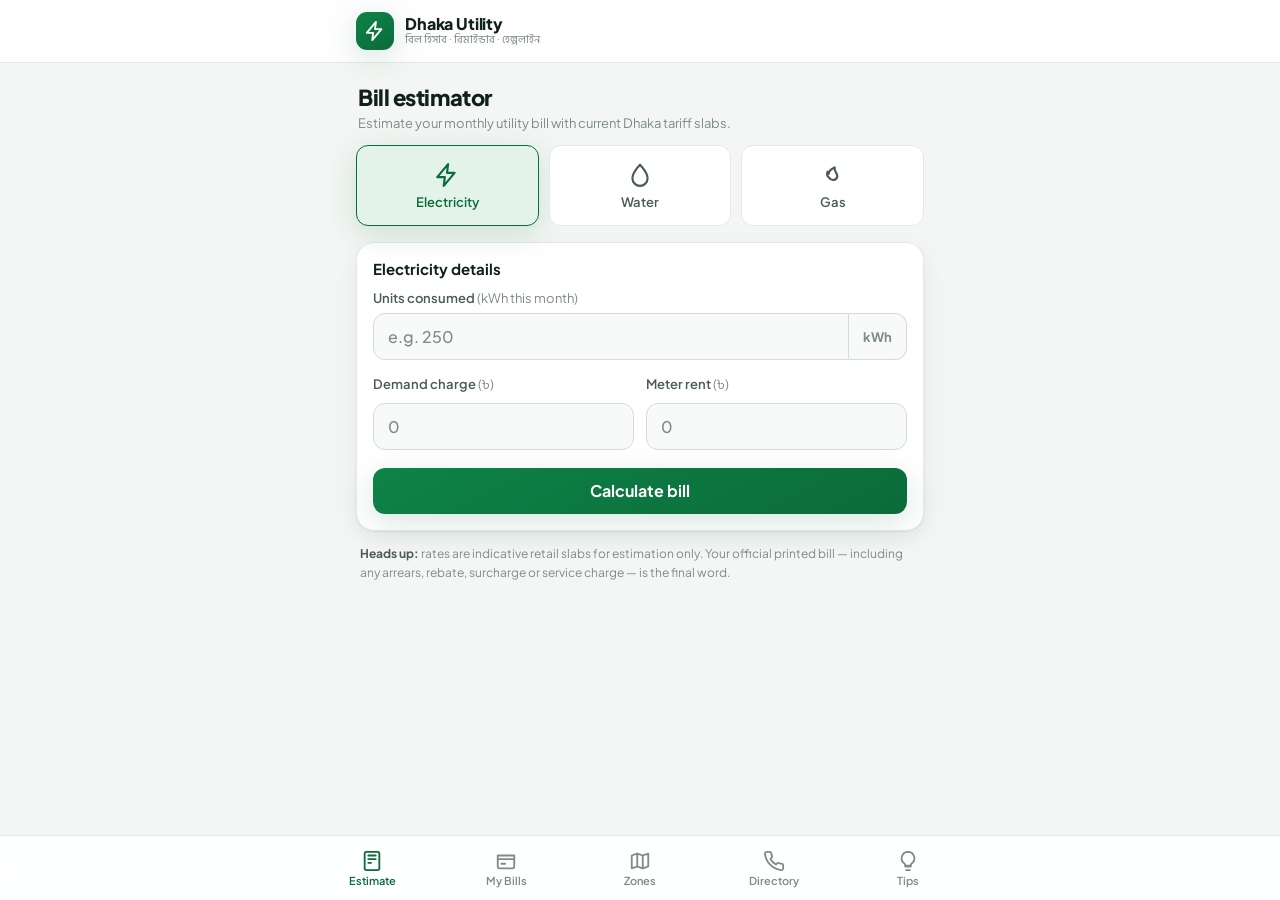
<file: index.html>
<!doctype html>
<html lang="en">
  <head>
    <meta charset="utf-8" />
    <meta name="viewport" content="width=device-width, initial-scale=1, viewport-fit=cover" />
    <meta name="description" content="Dhaka Utility Service — estimate electricity, water and gas bills with current Bangladesh tariffs, track due dates and find utility helplines. Works offline." />
    <title>Dhaka Utility Service</title>

    <link rel="manifest" href="manifest.json" />
    <meta name="theme-color" content="#0b6b3a" />
    <meta name="color-scheme" content="light dark" />

    <meta name="apple-mobile-web-app-capable" content="yes" />
    <meta name="mobile-web-app-capable" content="yes" />
    <meta name="apple-mobile-web-app-status-bar-style" content="default" />
    <meta name="apple-mobile-web-app-title" content="Dhaka Utility" />
    <link rel="apple-touch-icon" href="icons/icon-180.png" />
    <link rel="icon" type="image/png" sizes="192x192" href="icons/icon-192.png" />
    <link rel="icon" type="image/svg+xml" href="icons/icon.svg" />

    <link rel="preconnect" href="https://fonts.googleapis.com" />
    <link rel="preconnect" href="https://fonts.gstatic.com" crossorigin />
    <link href="https://fonts.googleapis.com/css2?family=Hind+Siliguri:wght@400;500;600;700&family=Plus+Jakarta+Sans:wght@500;600;700;800&display=swap" rel="stylesheet" />

    <link rel="stylesheet" href="style.css" />
  </head>
  <body>
    <div class="app-bg" aria-hidden="true"></div>

    <header class="topbar">
      <div class="topbar-inner">
        <div class="brand">
          <span class="brand-logo" aria-hidden="true">
            <svg viewBox="0 0 24 24" width="22" height="22" fill="none" stroke="currentColor" stroke-width="2" stroke-linecap="round" stroke-linejoin="round"><path d="M13 2 3 14h7l-1 8 10-12h-7l1-8Z"/></svg>
          </span>
          <span class="brand-text">
            <strong>Dhaka Utility</strong>
            <small>বিল হিসাব · রিমাইন্ডার · হেল্পলাইন</small>
          </span>
        </div>
        <button class="ghost-btn" id="installBtn" type="button" hidden>Install</button>
      </div>
    </header>

    <main class="screen" id="screen"><!-- views injected by app.js --></main>

    <nav class="tabbar" id="tabbar" role="tablist">
      <button class="tab is-active" data-view="estimate" role="tab" type="button">
        <svg viewBox="0 0 24 24" width="22" height="22" fill="none" stroke="currentColor" stroke-width="2" stroke-linecap="round" stroke-linejoin="round"><rect x="4" y="2" width="16" height="20" rx="2"/><line x1="8" y1="6" x2="16" y2="6"/><line x1="8" y1="10" x2="16" y2="10"/><line x1="8" y1="14" x2="11" y2="14"/></svg>
        <span>Estimate</span>
      </button>
      <button class="tab" data-view="bills" role="tab" type="button">
        <svg viewBox="0 0 24 24" width="22" height="22" fill="none" stroke="currentColor" stroke-width="2" stroke-linecap="round" stroke-linejoin="round"><path d="M3 6h18v12a2 2 0 0 1-2 2H5a2 2 0 0 1-2-2Z"/><path d="M3 10h18"/><path d="M7 15h4"/></svg>
        <span>My Bills</span>
      </button>
      <button class="tab" data-view="zones" role="tab" type="button">
        <svg viewBox="0 0 24 24" width="22" height="22" fill="none" stroke="currentColor" stroke-width="2" stroke-linecap="round" stroke-linejoin="round"><path d="M9 4 3 6v14l6-2 6 2 6-2V4l-6 2-6-2Z"/><path d="M9 4v14"/><path d="M15 6v14"/></svg>
        <span>Zones</span>
      </button>
      <button class="tab" data-view="directory" role="tab" type="button">
        <svg viewBox="0 0 24 24" width="22" height="22" fill="none" stroke="currentColor" stroke-width="2" stroke-linecap="round" stroke-linejoin="round"><path d="M22 16.9v3a2 2 0 0 1-2.2 2 19.8 19.8 0 0 1-8.6-3.1 19.5 19.5 0 0 1-6-6A19.8 19.8 0 0 1 2.1 4.2 2 2 0 0 1 4.1 2h3a2 2 0 0 1 2 1.7c.1 1 .4 1.9.7 2.8a2 2 0 0 1-.5 2.1L8.1 9.9a16 16 0 0 0 6 6l1.3-1.3a2 2 0 0 1 2.1-.4c.9.3 1.8.6 2.8.7a2 2 0 0 1 1.7 2Z"/></svg>
        <span>Directory</span>
      </button>
      <button class="tab" data-view="tips" role="tab" type="button">
        <svg viewBox="0 0 24 24" width="22" height="22" fill="none" stroke="currentColor" stroke-width="2" stroke-linecap="round" stroke-linejoin="round"><path d="M9 18h6"/><path d="M10 22h4"/><path d="M12 2a7 7 0 0 0-4 12.7c.6.5 1 1.2 1 2v.3h6v-.3c0-.8.4-1.5 1-2A7 7 0 0 0 12 2Z"/></svg>
        <span>Tips</span>
      </button>
    </nav>

    <div class="toast" id="toast" role="status" aria-live="polite" hidden></div>

    <script src="app.js" defer></script>
    <script>
      if ('serviceWorker' in navigator) {
        window.addEventListener('load', () => {
          navigator.serviceWorker.register('sw.js').catch(() => {});
        });
      }
    </script>
  </body>
</html>
</file>
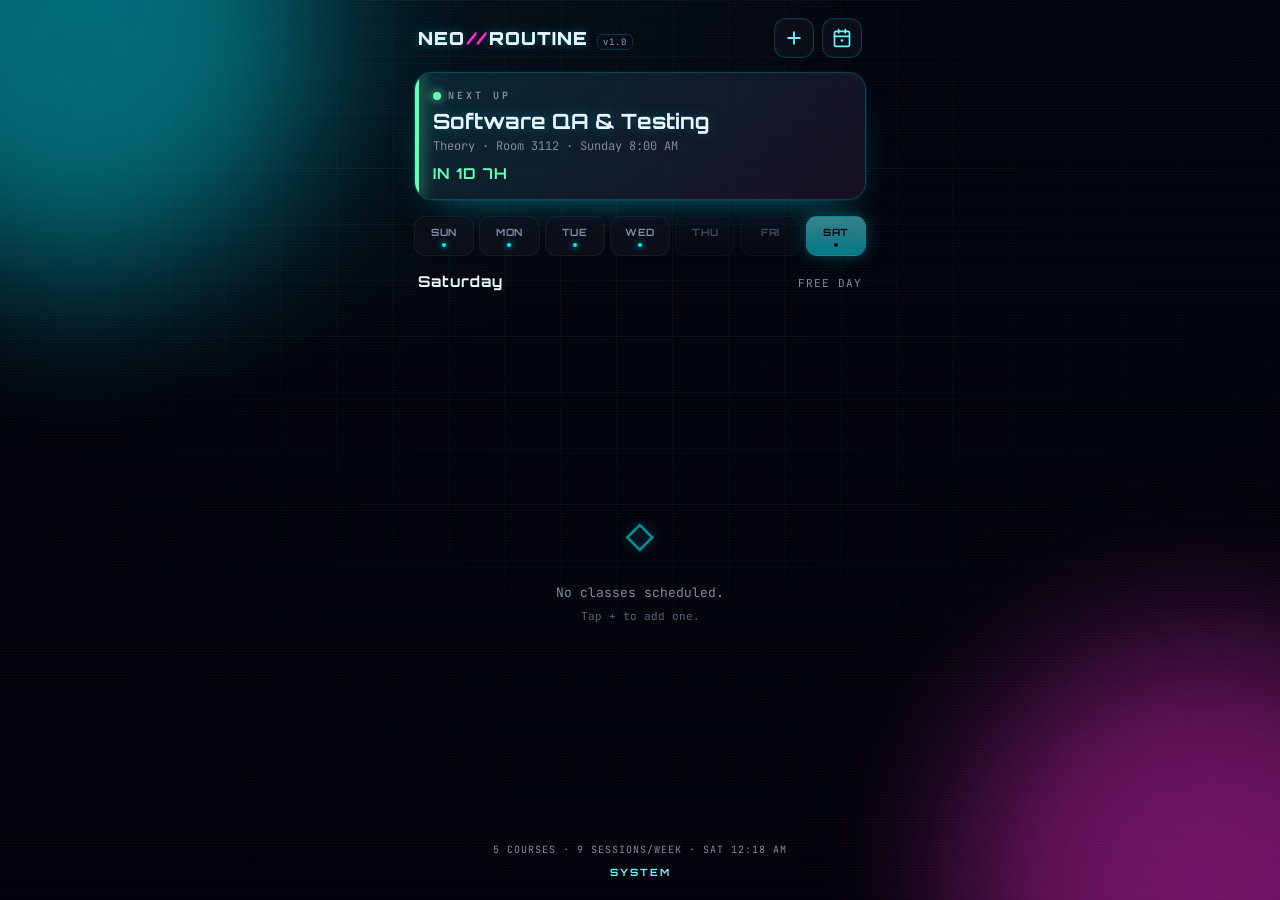
<file: routine/index.html>
<!doctype html>
<html lang="en">
  <head>
    <meta charset="utf-8" />
    <meta name="viewport" content="width=device-width, initial-scale=1, viewport-fit=cover, user-scalable=no" />
    <meta name="description" content="NEO//ROUTINE — a futuristic neon class routine with live next-class countdown, weekly grid and offline support." />
    <title>NEO//ROUTINE</title>

    <link rel="manifest" href="manifest.json" />
    <meta name="theme-color" content="#05060c" />
    <meta name="color-scheme" content="dark" />

    <meta name="apple-mobile-web-app-capable" content="yes" />
    <meta name="mobile-web-app-capable" content="yes" />
    <meta name="apple-mobile-web-app-status-bar-style" content="black-translucent" />
    <meta name="apple-mobile-web-app-title" content="NEO//ROUTINE" />
    <link rel="apple-touch-icon" href="icons/icon-180.png" />
    <link rel="icon" type="image/png" sizes="192x192" href="icons/icon-192.png" />
    <link rel="icon" type="image/svg+xml" href="icons/icon.svg" />

    <link rel="preconnect" href="https://fonts.googleapis.com" />
    <link rel="preconnect" href="https://fonts.gstatic.com" crossorigin />
    <link href="https://fonts.googleapis.com/css2?family=Orbitron:wght@500;700;900&family=JetBrains+Mono:wght@400;500;700&display=swap" rel="stylesheet" />

    <link rel="stylesheet" href="style.css" />
  </head>
  <body>
    <div class="scanlines" aria-hidden="true"></div>
    <div class="grid-bg" aria-hidden="true"></div>
    <div class="glow-orb glow-orb--cyan" aria-hidden="true"></div>
    <div class="glow-orb glow-orb--magenta" aria-hidden="true"></div>

    <main class="device" id="app">
      <header class="device-head">
        <div class="brand">
          <span class="brand-mark">NEO</span><span class="brand-slash">//</span><span class="brand-mark">ROUTINE</span>
          <span class="brand-ver">v1.0</span>
        </div>
        <div class="head-actions">
          <button class="icon-btn" id="addBtn" type="button" aria-label="Add a class">
            <svg viewBox="0 0 24 24" width="20" height="20" fill="none" stroke="currentColor" stroke-width="2.2" stroke-linecap="round"><path d="M12 5v14M5 12h14"/></svg>
          </button>
          <button class="icon-btn" id="todayBtn" type="button" aria-label="Jump to today">
            <svg viewBox="0 0 24 24" width="20" height="20" fill="none" stroke="currentColor" stroke-width="2" stroke-linecap="round" stroke-linejoin="round"><rect x="3" y="4" width="18" height="18" rx="2"/><path d="M3 10h18M8 2v4M16 2v4"/><circle cx="12" cy="15" r="1.6" fill="currentColor" stroke="none"/></svg>
          </button>
        </div>
      </header>

      <section class="next" id="next" hidden>
        <div class="next-label">
          <span class="pulse" aria-hidden="true"></span>
          <span id="nextLabel">NEXT UP</span>
        </div>
        <div class="next-course" id="nextCourse">—</div>
        <div class="next-meta" id="nextMeta">—</div>
        <div class="next-count" id="nextCount">—</div>
      </section>

      <nav class="day-tabs" id="dayTabs" role="tablist"></nav>

      <section class="board" id="board"></section>

      <footer class="device-foot">
        <span id="footStat">—</span>
        <button class="link-btn" id="systemBtn" type="button">SYSTEM</button>
      </footer>
    </main>

    <div class="toast" id="toast" role="status" aria-live="polite"></div>

    <div class="sheet" id="editor" hidden>
      <div class="sheet-scrim" data-close="editor"></div>
      <form class="sheet-panel" id="editorForm" novalidate aria-labelledby="editorTitle">
        <div class="sheet-head">
          <span class="sheet-title" id="editorTitle">NEW CLASS</span>
          <button class="link-btn" type="button" data-close="editor">CANCEL</button>
        </div>

        <label class="field"><span>Class name</span>
          <input id="fName" type="text" maxlength="60" autocomplete="off" placeholder="e.g. Web Technologies" />
        </label>

        <div class="field-row">
          <label class="field"><span>Day</span><select id="fDay"></select></label>
          <label class="field"><span>Type</span>
            <select id="fType"><option>Theory</option><option>Lab</option></select>
          </label>
        </div>

        <div class="field-row">
          <label class="field"><span>Starts</span><input id="fStart" type="time" /></label>
          <label class="field"><span>Ends</span><input id="fEnd" type="time" /></label>
        </div>

        <div class="field-row field-row--3">
          <label class="field"><span>Room</span><input id="fRoom" type="text" maxlength="16" autocomplete="off" /></label>
          <label class="field"><span>Code</span><input id="fCode" type="text" maxlength="12" autocomplete="off" /></label>
          <label class="field"><span>Section</span><input id="fSec" type="text" maxlength="6" autocomplete="off" /></label>
        </div>

        <div class="field"><span id="colorLabel">Color</span>
          <div class="swatches" id="fColors" role="radiogroup" aria-labelledby="colorLabel"></div>
        </div>

        <p class="form-error" id="fError" role="alert"></p>

        <div class="sheet-actions">
          <button class="btn btn--danger" id="deleteBtn" type="button" hidden>Delete</button>
          <button class="btn btn--primary" type="submit">Save class</button>
        </div>
      </form>
    </div>

    <div class="sheet" id="system" hidden>
      <div class="sheet-scrim" data-close="system"></div>
      <div class="sheet-panel" role="dialog" aria-labelledby="systemTitle">
        <div class="sheet-head">
          <span class="sheet-title" id="systemTitle">SYSTEM</span>
          <button class="link-btn" type="button" data-close="system">CLOSE</button>
        </div>
        <p class="sheet-note">Your schedule is saved on this device only.</p>
        <div class="log-head">
          <span>Error log · <span id="logCount">none recorded</span></span>
          <button class="link-btn" id="clearLogBtn" type="button">CLEAR</button>
        </div>
        <ol class="log-list" id="logList"></ol>
        <div class="sheet-actions">
          <button class="btn btn--danger" id="resetBtn" type="button">Reset schedule</button>
        </div>
      </div>
    </div>

    <script src="app.js" defer></script>
    <script>
      if ('serviceWorker' in navigator) {
        window.addEventListener('load', () => {
          navigator.serviceWorker.register('sw.js').catch(() => {});
        });
      }
    </script>
  </body>
</html>
</file>
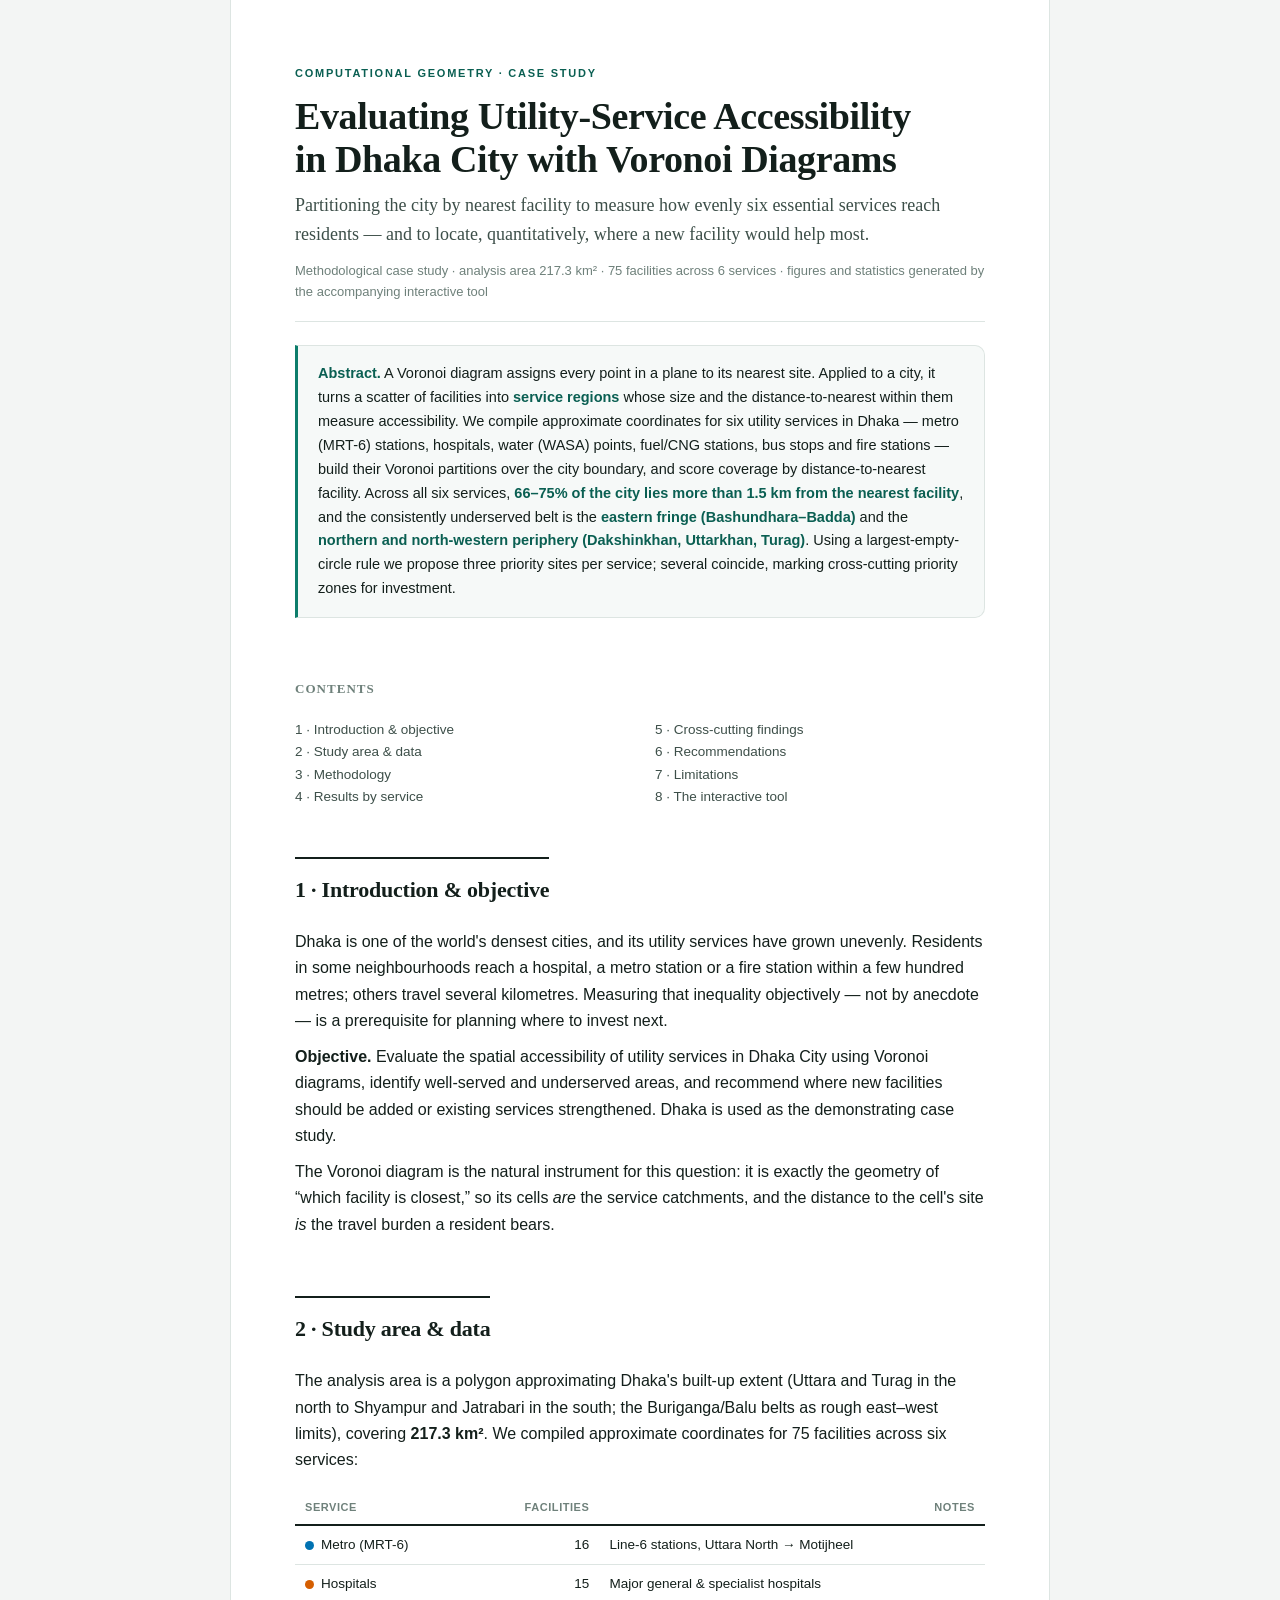
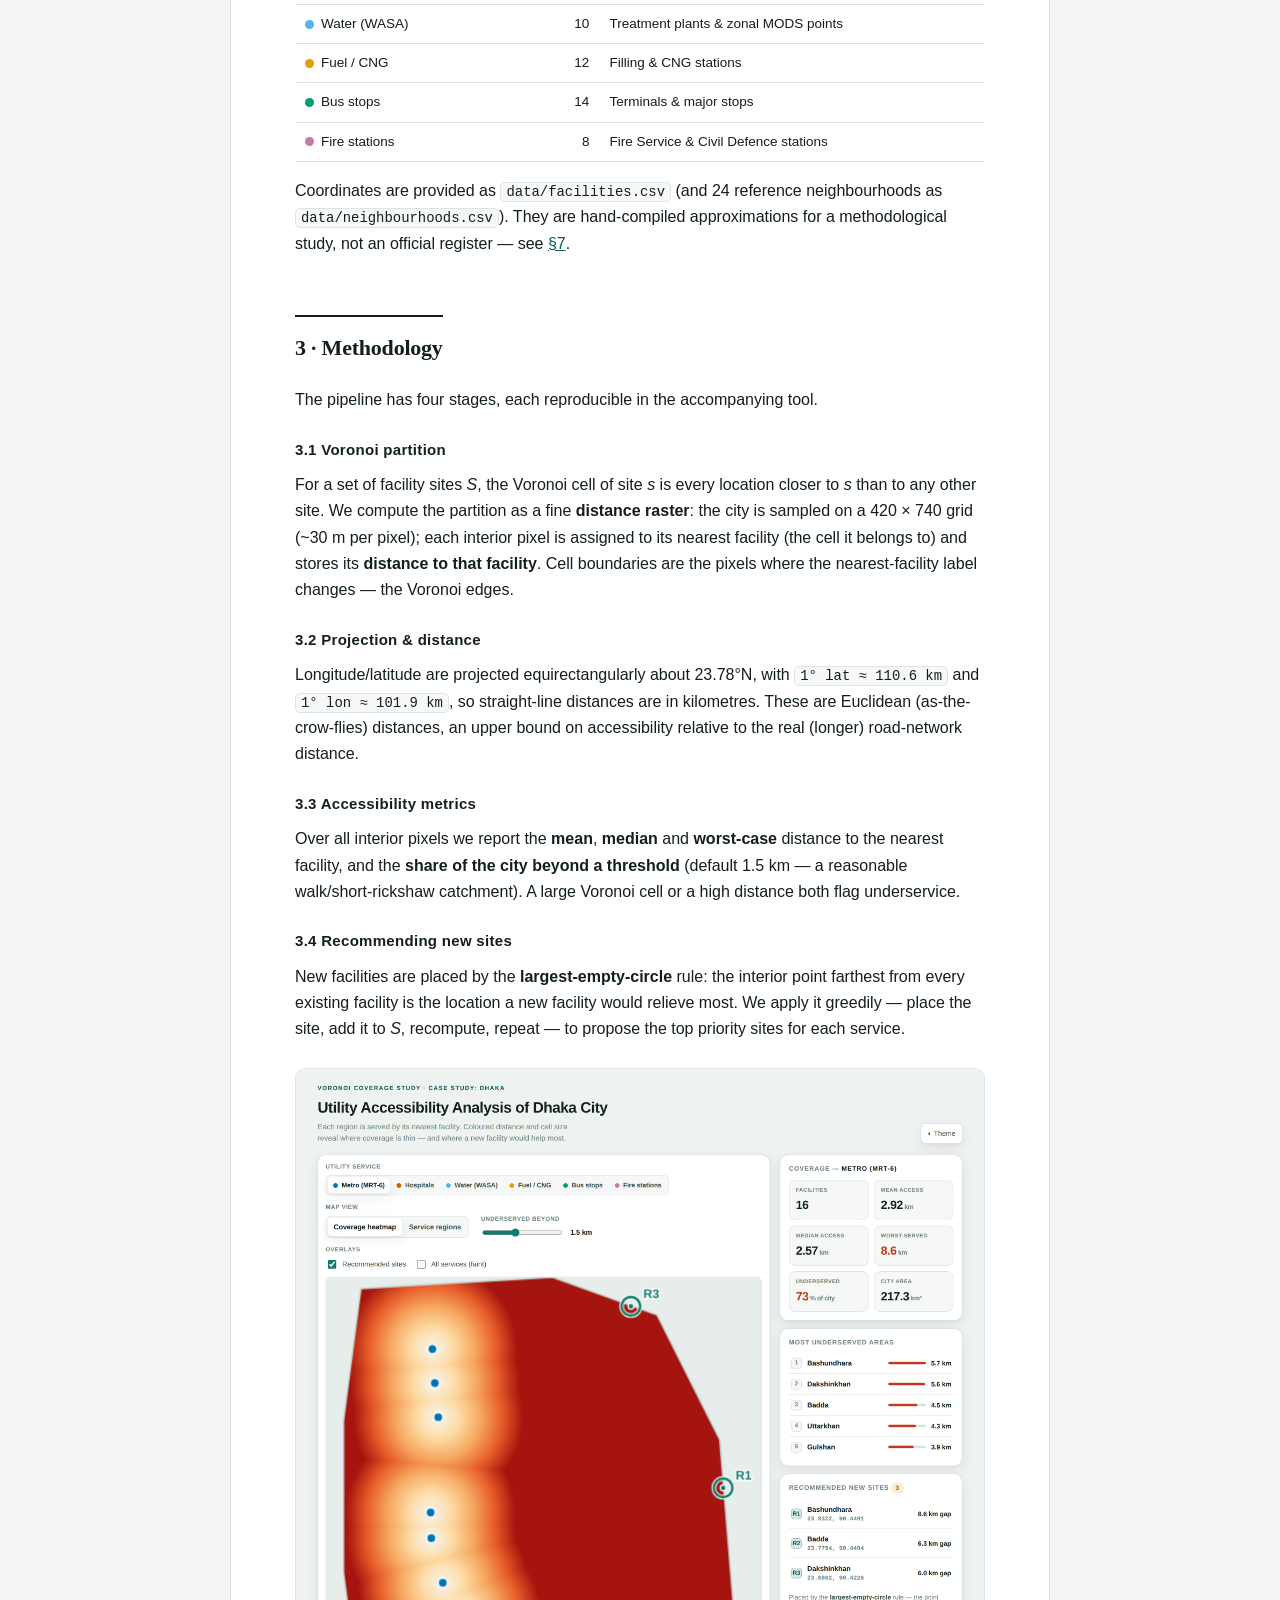
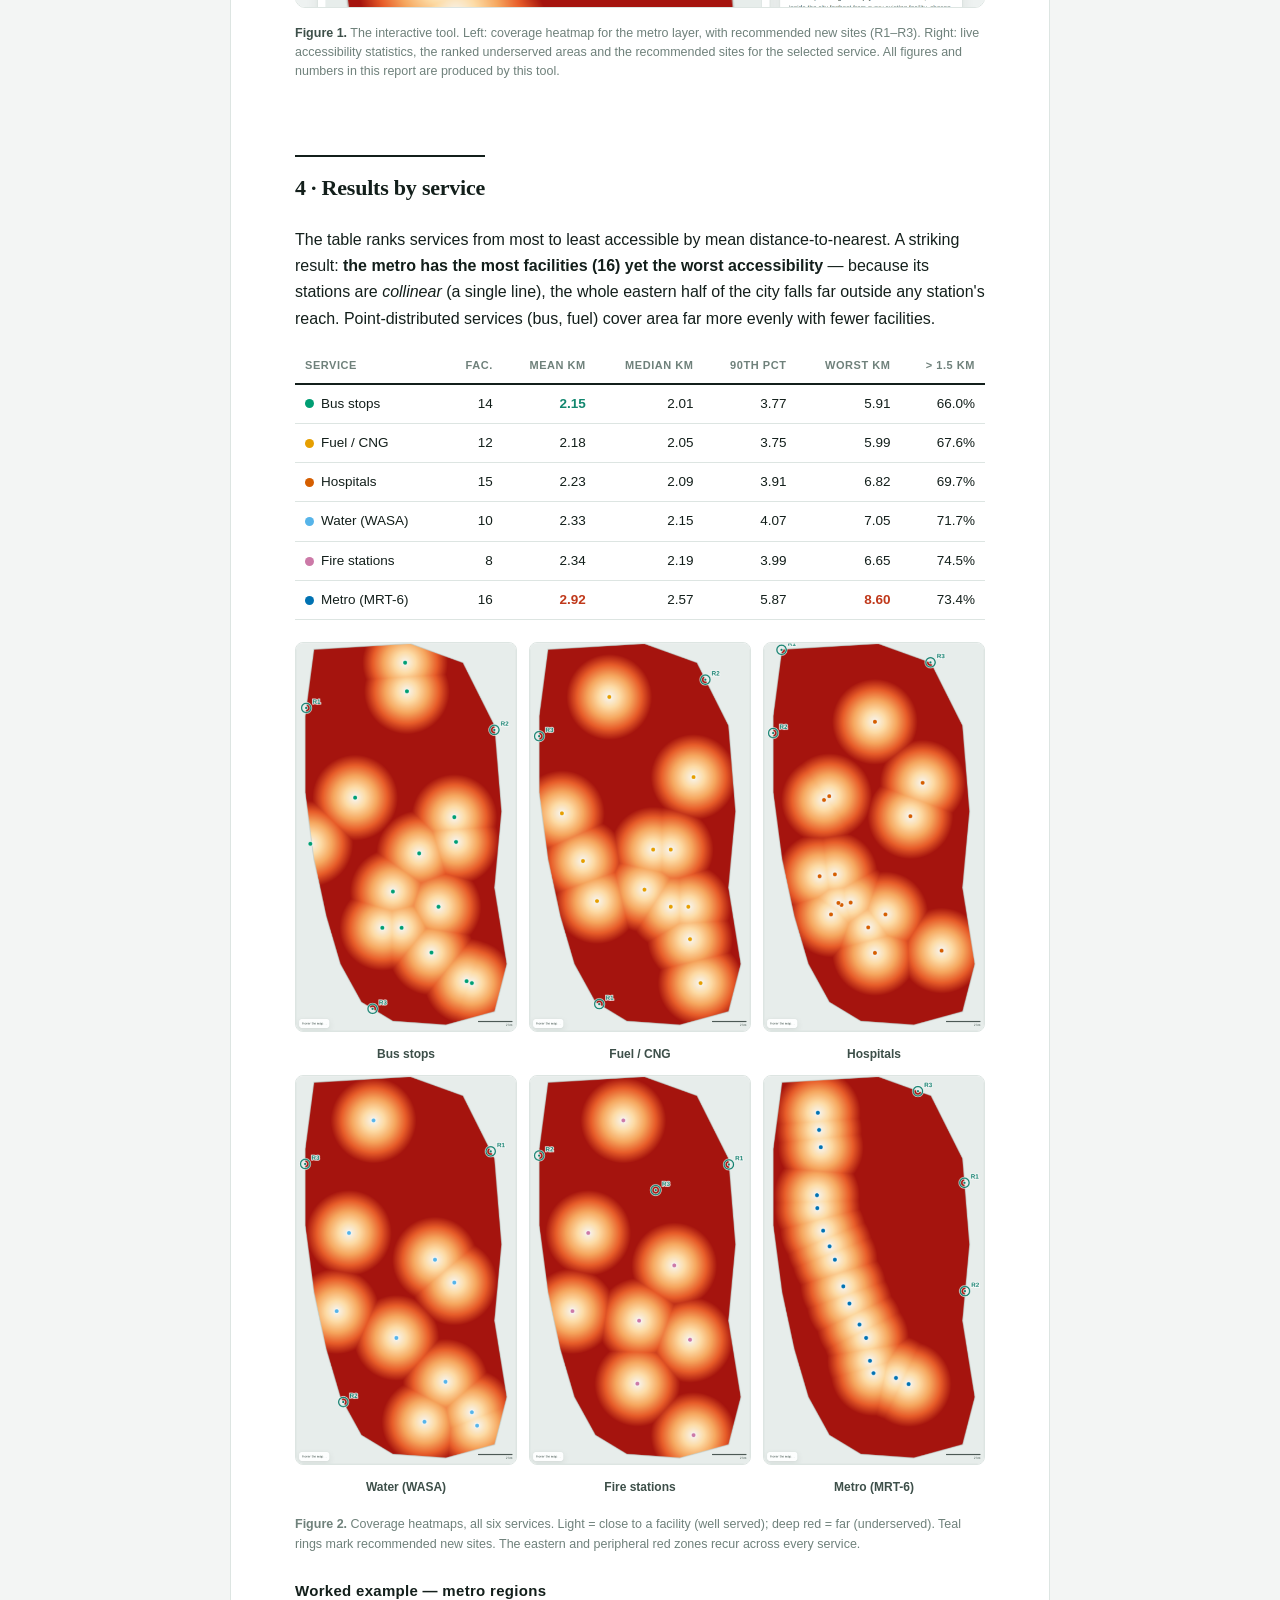
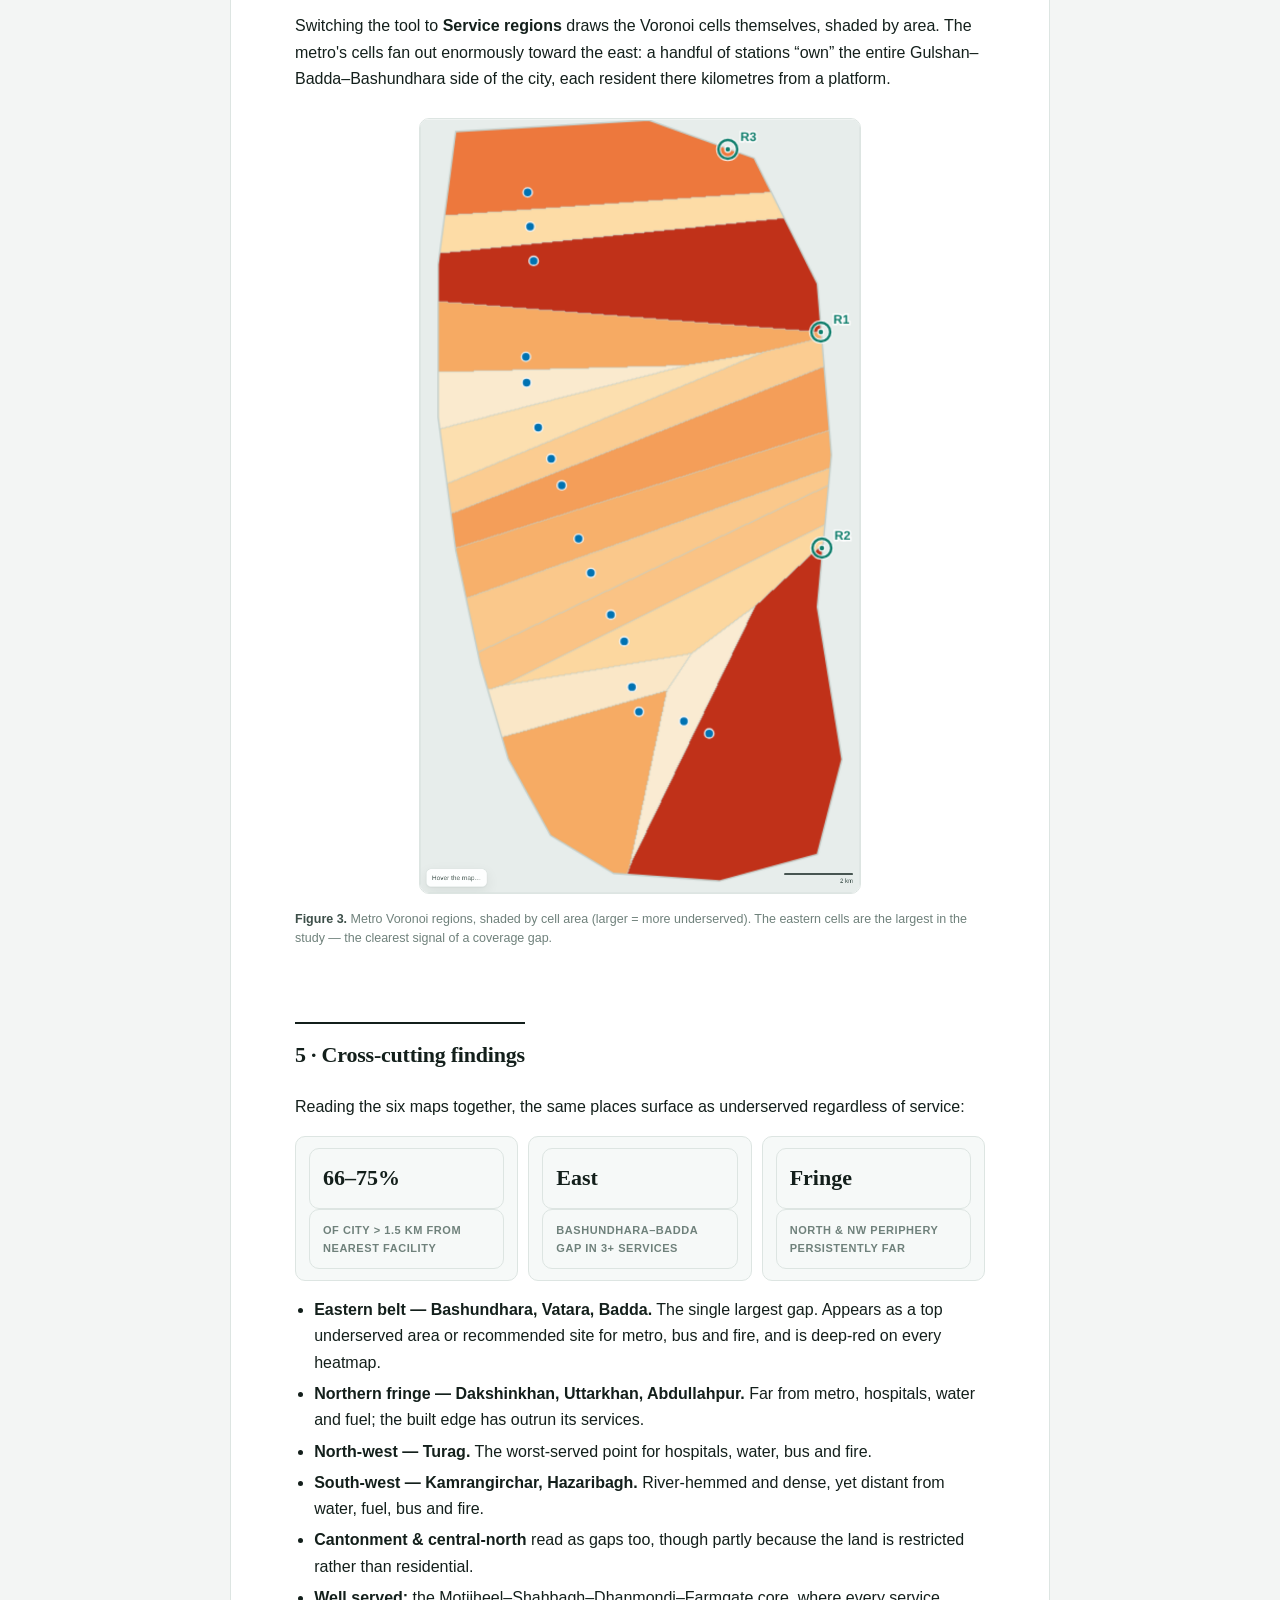
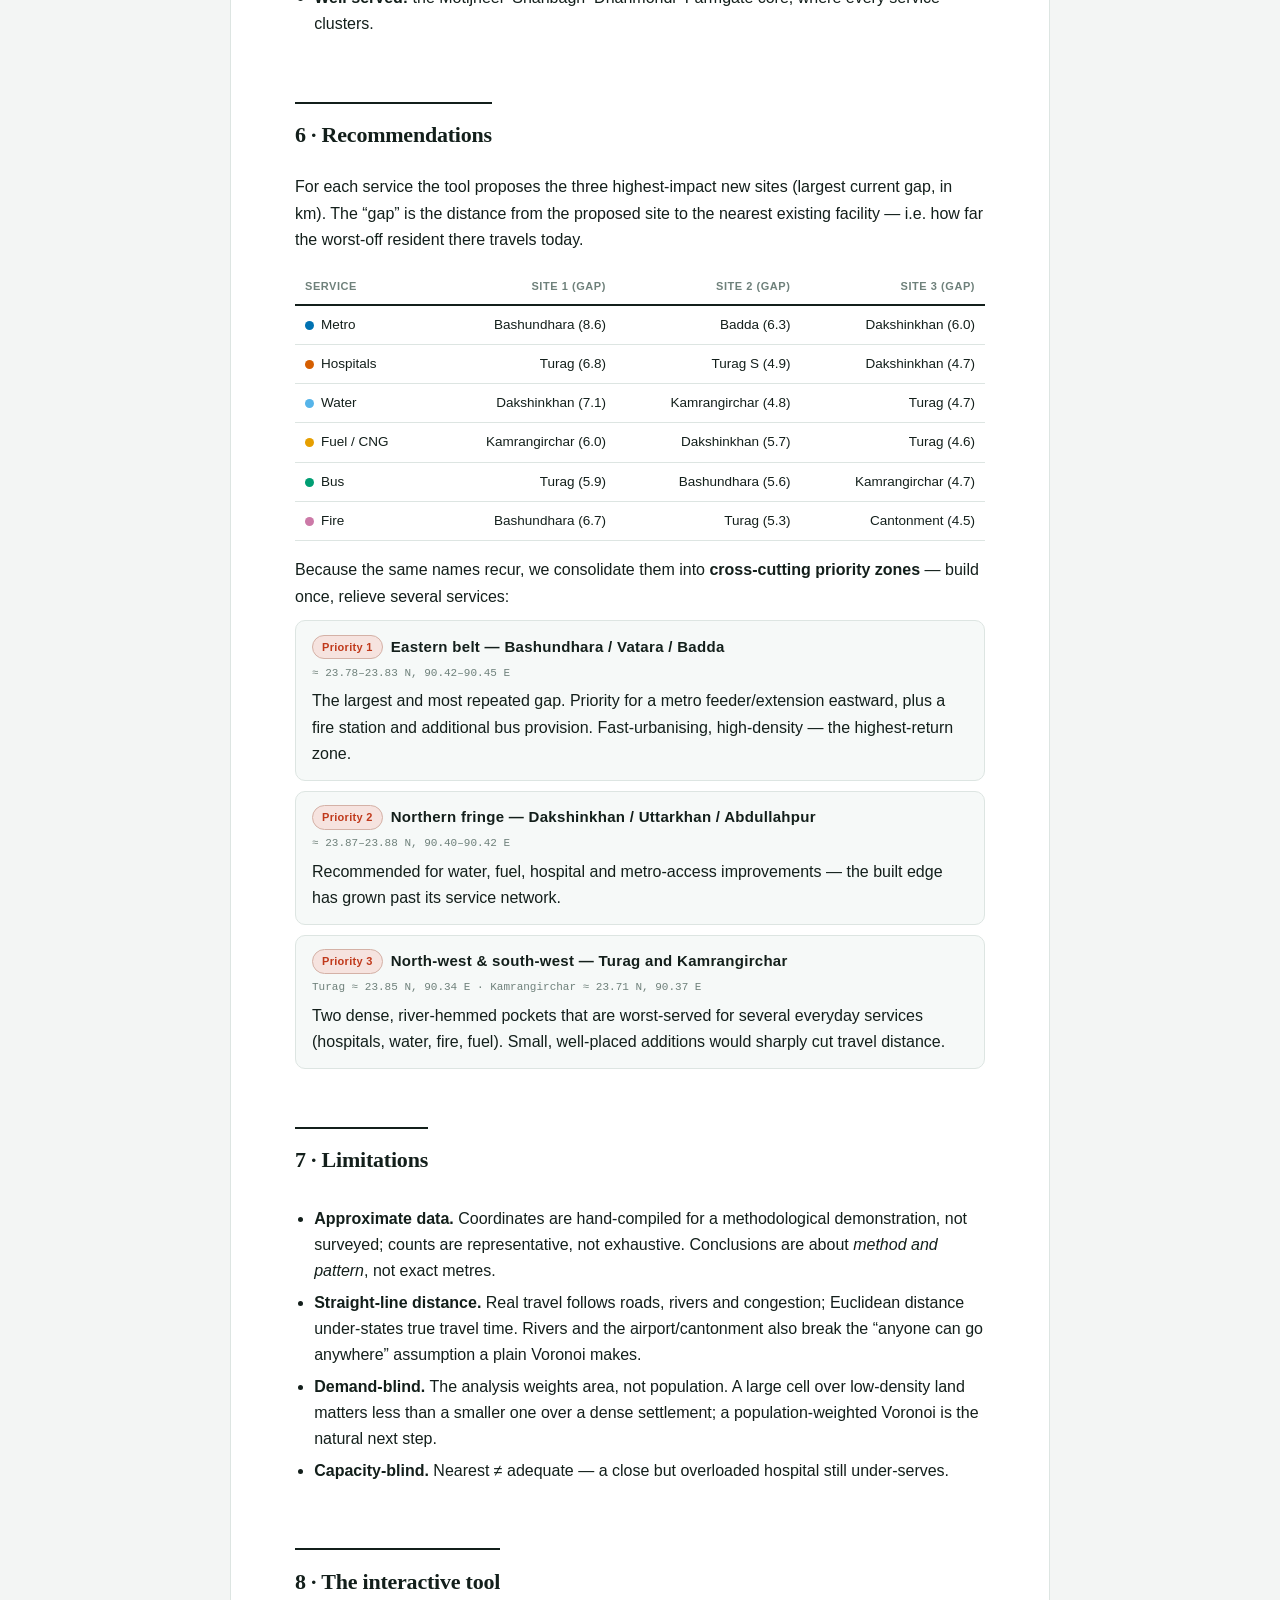
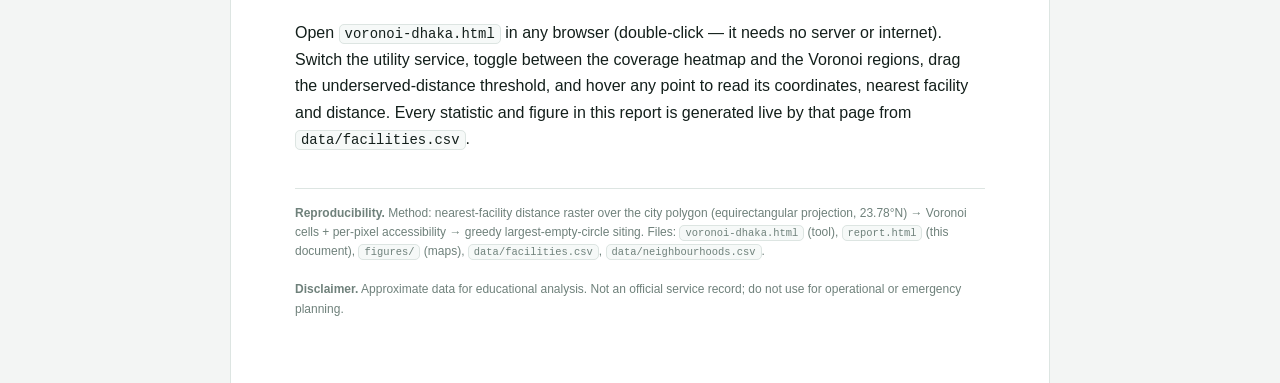
<file: analysis/report.html>
<!doctype html>
<html lang="en">
<head>
<meta charset="utf-8" />
<meta name="viewport" content="width=device-width, initial-scale=1" />
<title>Voronoi Accessibility Analysis of Dhaka City — Report</title>
<style>
  :root{
    --bg:#f3f5f4; --paper:#ffffff; --paper-2:#f6f9f8; --line:#dde5e2;
    --ink:#131f1b; --ink-2:#3d4f49; --muted:#6f817b; --accent:#0d7d6b; --accent-ink:#0a5f52;
    --s-metro:#0072B2; --s-hosp:#D55E00; --s-water:#56B4E9; --s-fuel:#E69F00; --s-bus:#009E73; --s-fire:#CC79A7;
    --crit:#c0391b; --good:#12876f;
    --serif:Georgia,"Times New Roman",serif;
    --sans:-apple-system,BlinkMacSystemFont,"Segoe UI",Roboto,Helvetica,Arial,sans-serif;
    --mono:ui-monospace,SFMono-Regular,Menlo,Consolas,monospace;
  }
  @media (prefers-color-scheme:dark){
    :root{--bg:#0b100f;--paper:#121a18;--paper-2:#0e1614;--line:#233029;--ink:#e7efec;--ink-2:#b3c2bc;--muted:#7f918b;--accent:#2bb39b;--accent-ink:#8fe9d8;--crit:#f08a72;}
  }
  :root[data-theme="light"]{--bg:#f3f5f4;--paper:#fff;--paper-2:#f6f9f8;--line:#dde5e2;--ink:#131f1b;--ink-2:#3d4f49;--muted:#6f817b;--accent:#0d7d6b;--accent-ink:#0a5f52;--crit:#c0391b;}
  :root[data-theme="dark"]{--bg:#0b100f;--paper:#121a18;--paper-2:#0e1614;--line:#233029;--ink:#e7efec;--ink-2:#b3c2bc;--muted:#7f918b;--accent:#2bb39b;--accent-ink:#8fe9d8;--crit:#f08a72;}
  *{box-sizing:border-box}
  body{margin:0;background:var(--bg);color:var(--ink);font-family:var(--sans);line-height:1.65;-webkit-font-smoothing:antialiased}
  .sheet{max-width:820px;margin:0 auto;background:var(--paper);padding:clamp(22px,5vw,64px);border-left:1px solid var(--line);border-right:1px solid var(--line);min-height:100vh}
  .eyebrow{font-size:11px;letter-spacing:.16em;text-transform:uppercase;color:var(--accent-ink);font-weight:700}
  h1{font-family:var(--serif);font-size:clamp(26px,4vw,38px);line-height:1.12;letter-spacing:-.01em;margin:.35em 0 .2em;text-wrap:balance}
  h2{font-family:var(--serif);font-size:22px;margin:2.2em 0 .5em;padding-top:.6em;border-top:2px solid var(--ink);display:inline-block;letter-spacing:-.01em}
  h3{font-size:15px;letter-spacing:.02em;margin:1.6em 0 .3em;color:var(--ink)}
  p{margin:.6em 0}
  .lede{font-size:18px;color:var(--ink-2);line-height:1.6;font-family:var(--serif)}
  .byline{color:var(--muted);font-size:13px;margin-top:.4em;border-bottom:1px solid var(--line);padding-bottom:1.4em}
  a{color:var(--accent-ink)}
  code{font-family:var(--mono);font-size:.87em;background:var(--paper-2);padding:1px 5px;border-radius:5px;border:1px solid var(--line)}
  .abstract{background:var(--paper-2);border:1px solid var(--line);border-left:3px solid var(--accent);border-radius:0 10px 10px 0;padding:16px 20px;margin:1.6em 0;font-size:14.5px}
  .abstract b{color:var(--accent-ink)}
  figure{margin:1.6em 0;text-align:center}
  figure img{max-width:100%;height:auto;border:1px solid var(--line);border-radius:10px;background:var(--paper-2)}
  figcaption{font-size:12.5px;color:var(--muted);margin-top:8px;text-align:left;line-height:1.5}
  figcaption b{color:var(--ink-2)}
  .grid6{display:grid;grid-template-columns:repeat(3,1fr);gap:12px;margin:1.4em 0}
  .grid6 figure{margin:0}
  .grid6 img{border-radius:8px}
  .grid6 figcaption{text-align:center;font-weight:700;color:var(--ink-2);margin-top:5px;font-size:12px}
  @media (max-width:620px){.grid6{grid-template-columns:repeat(2,1fr)}}
  table{width:100%;border-collapse:collapse;margin:1.2em 0;font-size:13.5px;font-variant-numeric:tabular-nums}
  th,td{text-align:right;padding:8px 10px;border-bottom:1px solid var(--line)}
  th:first-child,td:first-child{text-align:left}
  thead th{border-bottom:2px solid var(--ink);font-size:11px;text-transform:uppercase;letter-spacing:.05em;color:var(--muted)}
  tbody tr:hover{background:var(--paper-2)}
  td .dot{display:inline-block;width:9px;height:9px;border-radius:50%;margin-right:7px;vertical-align:middle}
  .worst{color:var(--crit);font-weight:700}
  .best{color:var(--good);font-weight:700}
  .tag{display:inline-block;font-size:11px;font-weight:700;padding:2px 9px;border-radius:20px;background:color-mix(in srgb,var(--crit) 14%,var(--paper));color:var(--crit);border:1px solid color-mix(in srgb,var(--crit) 30%,var(--line))}
  ul,ol{padding-left:1.2em}
  li{margin:.3em 0}
  .zone{background:var(--paper-2);border:1px solid var(--line);border-radius:10px;padding:12px 16px;margin:10px 0}
  .zone h3{margin:.1em 0 .3em;display:flex;align-items:center;gap:8px}
  .zone .where{font-family:var(--mono);font-size:11px;color:var(--muted)}
  .foot{margin-top:3em;padding-top:1.2em;border-top:1px solid var(--line);color:var(--muted);font-size:12px;line-height:1.6}
  .toc{columns:2;font-size:13.5px;color:var(--ink-2);gap:30px;margin:1em 0 0}
  .toc a{text-decoration:none;color:var(--ink-2)}
  .toc a:hover{color:var(--accent-ink)}
  .kpi{display:flex;gap:10px;flex-wrap:wrap;margin:1em 0}
  .kpi div{flex:1;min-width:120px;background:var(--paper-2);border:1px solid var(--line);border-radius:10px;padding:11px 13px}
  .kpi .n{font-size:22px;font-weight:800;font-family:var(--serif)}
  .kpi .l{font-size:11px;text-transform:uppercase;letter-spacing:.05em;color:var(--muted);font-weight:700}
  @media print{body{background:#fff}.sheet{border:0;max-width:none}h2{break-after:avoid}figure{break-inside:avoid}}
</style>
</head>
<body>
<div class="sheet">

  <div class="eyebrow">Computational Geometry · Case Study</div>
  <h1>Evaluating Utility-Service Accessibility in Dhaka City with Voronoi Diagrams</h1>
  <p class="lede">Partitioning the city by nearest facility to measure how evenly six essential
  services reach residents — and to locate, quantitatively, where a new facility would help most.</p>
  <p class="byline">Methodological case study · analysis area 217.3 km² · 75 facilities across 6 services · figures and statistics generated by the accompanying interactive tool</p>

  <div class="abstract">
    <b>Abstract.</b> A Voronoi diagram assigns every point in a plane to its nearest site. Applied to a
    city, it turns a scatter of facilities into <b>service regions</b> whose size and the distance-to-nearest
    within them measure accessibility. We compile approximate coordinates for six utility services in Dhaka —
    metro (MRT-6) stations, hospitals, water (WASA) points, fuel/CNG stations, bus stops and fire stations —
    build their Voronoi partitions over the city boundary, and score coverage by distance-to-nearest facility.
    Across all six services, <b>66–75% of the city lies more than 1.5 km from the nearest facility</b>, and the
    consistently underserved belt is the <b>eastern fringe (Bashundhara–Badda)</b> and the <b>northern and
    north-western periphery (Dakshinkhan, Uttarkhan, Turag)</b>. Using a largest-empty-circle rule we propose
    three priority sites per service; several coincide, marking cross-cutting priority zones for investment.
  </div>

  <h2 id="toc" style="border:0;font-size:13px;text-transform:uppercase;letter-spacing:.08em;color:var(--muted)">Contents</h2>
  <nav class="toc">
    <a href="#intro">1 · Introduction &amp; objective</a><br>
    <a href="#data">2 · Study area &amp; data</a><br>
    <a href="#method">3 · Methodology</a><br>
    <a href="#results">4 · Results by service</a><br>
    <a href="#cross">5 · Cross-cutting findings</a><br>
    <a href="#rec">6 · Recommendations</a><br>
    <a href="#limits">7 · Limitations</a><br>
    <a href="#repro">8 · The interactive tool</a>
  </nav>

  <h2 id="intro">1 · Introduction &amp; objective</h2>
  <p>Dhaka is one of the world's densest cities, and its utility services have grown unevenly. Residents in
  some neighbourhoods reach a hospital, a metro station or a fire station within a few hundred metres; others
  travel several kilometres. Measuring that inequality objectively — not by anecdote — is a prerequisite for
  planning where to invest next.</p>
  <p><b>Objective.</b> Evaluate the spatial accessibility of utility services in Dhaka City using Voronoi
  diagrams, identify well-served and underserved areas, and recommend where new facilities should be added or
  existing services strengthened. Dhaka is used as the demonstrating case study.</p>
  <p>The Voronoi diagram is the natural instrument for this question: it is exactly the geometry of
  &ldquo;which facility is closest,&rdquo; so its cells <em>are</em> the service catchments, and the distance
  to the cell's site <em>is</em> the travel burden a resident bears.</p>

  <h2 id="data">2 · Study area &amp; data</h2>
  <p>The analysis area is a polygon approximating Dhaka's built-up extent (Uttara and Turag in the north to
  Shyampur and Jatrabari in the south; the Buriganga/Balu belts as rough east–west limits), covering
  <b>217.3 km²</b>. We compiled approximate coordinates for 75 facilities across six services:</p>

  <table>
    <thead><tr><th>Service</th><th>Facilities</th><th>Notes</th></tr></thead>
    <tbody>
      <tr><td><span class="dot" style="background:var(--s-metro)"></span>Metro (MRT-6)</td><td>16</td><td style="text-align:left">Line-6 stations, Uttara North → Motijheel</td></tr>
      <tr><td><span class="dot" style="background:var(--s-hosp)"></span>Hospitals</td><td>15</td><td style="text-align:left">Major general &amp; specialist hospitals</td></tr>
      <tr><td><span class="dot" style="background:var(--s-water)"></span>Water (WASA)</td><td>10</td><td style="text-align:left">Treatment plants &amp; zonal MODS points</td></tr>
      <tr><td><span class="dot" style="background:var(--s-fuel)"></span>Fuel / CNG</td><td>12</td><td style="text-align:left">Filling &amp; CNG stations</td></tr>
      <tr><td><span class="dot" style="background:var(--s-bus)"></span>Bus stops</td><td>14</td><td style="text-align:left">Terminals &amp; major stops</td></tr>
      <tr><td><span class="dot" style="background:var(--s-fire)"></span>Fire stations</td><td>8</td><td style="text-align:left">Fire Service &amp; Civil Defence stations</td></tr>
    </tbody>
  </table>
  <p>Coordinates are provided as <code>data/facilities.csv</code> (and 24 reference neighbourhoods as
  <code>data/neighbourhoods.csv</code>). They are hand-compiled approximations for a methodological study, not an
  official register — see <a href="#limits">§7</a>.</p>

  <h2 id="method">3 · Methodology</h2>
  <p>The pipeline has four stages, each reproducible in the accompanying tool.</p>
  <h3>3.1 Voronoi partition</h3>
  <p>For a set of facility sites <em>S</em>, the Voronoi cell of site <em>s</em> is every location closer to
  <em>s</em> than to any other site. We compute the partition as a fine <b>distance raster</b>: the city is
  sampled on a 420 × 740 grid (~30 m per pixel); each interior pixel is assigned to its nearest facility
  (the cell it belongs to) and stores its <b>distance to that facility</b>. Cell boundaries are the pixels
  where the nearest-facility label changes — the Voronoi edges.</p>
  <h3>3.2 Projection &amp; distance</h3>
  <p>Longitude/latitude are projected equirectangularly about 23.78°N, with
  <code>1° lat ≈ 110.6 km</code> and <code>1° lon ≈ 101.9 km</code>, so straight-line distances are in
  kilometres. These are Euclidean (as-the-crow-flies) distances, an upper bound on accessibility relative to
  the real (longer) road-network distance.</p>
  <h3>3.3 Accessibility metrics</h3>
  <p>Over all interior pixels we report the <b>mean</b>, <b>median</b> and <b>worst-case</b> distance to the
  nearest facility, and the <b>share of the city beyond a threshold</b> (default 1.5 km — a reasonable
  walk/short-rickshaw catchment). A large Voronoi cell or a high distance both flag underservice.</p>
  <h3>3.4 Recommending new sites</h3>
  <p>New facilities are placed by the <b>largest-empty-circle</b> rule: the interior point farthest from every
  existing facility is the location a new facility would relieve most. We apply it greedily — place the site,
  add it to <em>S</em>, recompute, repeat — to propose the top priority sites for each service.</p>

  <figure>
    <img src="figures/00-dashboard.png" alt="The interactive analysis tool showing the metro coverage heatmap and statistics" />
    <figcaption><b>Figure 1.</b> The interactive tool. Left: coverage heatmap for the metro layer, with recommended
    new sites (R1–R3). Right: live accessibility statistics, the ranked underserved areas and the recommended
    sites for the selected service. All figures and numbers in this report are produced by this tool.</figcaption>
  </figure>

  <h2 id="results">4 · Results by service</h2>
  <p>The table ranks services from most to least accessible by mean distance-to-nearest. A striking result:
  <b>the metro has the most facilities (16) yet the worst accessibility</b> — because its stations are
  <em>collinear</em> (a single line), the whole eastern half of the city falls far outside any station's reach.
  Point-distributed services (bus, fuel) cover area far more evenly with fewer facilities.</p>

  <table>
    <thead><tr><th>Service</th><th>Fac.</th><th>Mean km</th><th>Median km</th><th>90th pct</th><th>Worst km</th><th>&gt; 1.5 km</th></tr></thead>
    <tbody>
      <tr><td><span class="dot" style="background:var(--s-bus)"></span>Bus stops</td><td>14</td><td class="best">2.15</td><td>2.01</td><td>3.77</td><td>5.91</td><td>66.0%</td></tr>
      <tr><td><span class="dot" style="background:var(--s-fuel)"></span>Fuel / CNG</td><td>12</td><td>2.18</td><td>2.05</td><td>3.75</td><td>5.99</td><td>67.6%</td></tr>
      <tr><td><span class="dot" style="background:var(--s-hosp)"></span>Hospitals</td><td>15</td><td>2.23</td><td>2.09</td><td>3.91</td><td>6.82</td><td>69.7%</td></tr>
      <tr><td><span class="dot" style="background:var(--s-water)"></span>Water (WASA)</td><td>10</td><td>2.33</td><td>2.15</td><td>4.07</td><td>7.05</td><td>71.7%</td></tr>
      <tr><td><span class="dot" style="background:var(--s-fire)"></span>Fire stations</td><td>8</td><td>2.34</td><td>2.19</td><td>3.99</td><td>6.65</td><td>74.5%</td></tr>
      <tr><td><span class="dot" style="background:var(--s-metro)"></span>Metro (MRT-6)</td><td>16</td><td class="worst">2.92</td><td>2.57</td><td>5.87</td><td class="worst">8.60</td><td>73.4%</td></tr>
    </tbody>
  </table>

  <div class="grid6">
    <figure><img src="figures/heat-bus.png" alt="Bus coverage heatmap"><figcaption>Bus stops</figcaption></figure>
    <figure><img src="figures/heat-fuel.png" alt="Fuel coverage heatmap"><figcaption>Fuel / CNG</figcaption></figure>
    <figure><img src="figures/heat-hosp.png" alt="Hospital coverage heatmap"><figcaption>Hospitals</figcaption></figure>
    <figure><img src="figures/heat-water.png" alt="Water coverage heatmap"><figcaption>Water (WASA)</figcaption></figure>
    <figure><img src="figures/heat-fire.png" alt="Fire station coverage heatmap"><figcaption>Fire stations</figcaption></figure>
    <figure><img src="figures/heat-metro.png" alt="Metro coverage heatmap"><figcaption>Metro (MRT-6)</figcaption></figure>
  </div>
  <p style="font-size:12.5px;color:var(--muted);margin-top:-.4em"><b>Figure 2.</b> Coverage heatmaps, all six services. Light = close to a facility (well served); deep red = far (underserved). Teal rings mark recommended new sites. The eastern and peripheral red zones recur across every service.</p>

  <h3>Worked example — metro regions</h3>
  <p>Switching the tool to <b>Service regions</b> draws the Voronoi cells themselves, shaded by area. The metro's
  cells fan out enormously toward the east: a handful of stations &ldquo;own&rdquo; the entire Gulshan–Badda–Bashundhara
  side of the city, each resident there kilometres from a platform.</p>
  <figure>
    <img src="figures/cells-metro.png" alt="Metro Voronoi service regions shaded by cell area" style="max-width:64%" />
    <figcaption><b>Figure 3.</b> Metro Voronoi regions, shaded by cell area (larger = more underserved). The eastern
    cells are the largest in the study — the clearest signal of a coverage gap.</figcaption>
  </figure>

  <h2 id="cross">5 · Cross-cutting findings</h2>
  <p>Reading the six maps together, the same places surface as underserved regardless of service:</p>
  <div class="kpi">
    <div><div class="n">66–75%</div><div class="l">of city &gt; 1.5 km from nearest facility</div></div>
    <div><div class="n">East</div><div class="l">Bashundhara–Badda gap in 3+ services</div></div>
    <div><div class="n">Fringe</div><div class="l">North &amp; NW periphery persistently far</div></div>
  </div>
  <ul>
    <li><b>Eastern belt — Bashundhara, Vatara, Badda.</b> The single largest gap. Appears as a top underserved area
      or recommended site for metro, bus and fire, and is deep-red on every heatmap.</li>
    <li><b>Northern fringe — Dakshinkhan, Uttarkhan, Abdullahpur.</b> Far from metro, hospitals, water and fuel;
      the built edge has outrun its services.</li>
    <li><b>North-west — Turag.</b> The worst-served point for hospitals, water, bus and fire.</li>
    <li><b>South-west — Kamrangirchar, Hazaribagh.</b> River-hemmed and dense, yet distant from water, fuel, bus and fire.</li>
    <li><b>Cantonment &amp; central-north</b> read as gaps too, though partly because the land is restricted rather than residential.</li>
    <li><b>Well served:</b> the Motijheel–Shahbagh–Dhanmondi–Farmgate core, where every service clusters.</li>
  </ul>

  <h2 id="rec">6 · Recommendations</h2>
  <p>For each service the tool proposes the three highest-impact new sites (largest current gap, in km). The
  &ldquo;gap&rdquo; is the distance from the proposed site to the nearest existing facility — i.e. how far the
  worst-off resident there travels today.</p>
  <table>
    <thead><tr><th>Service</th><th>Site 1 (gap)</th><th>Site 2 (gap)</th><th>Site 3 (gap)</th></tr></thead>
    <tbody>
      <tr><td><span class="dot" style="background:var(--s-metro)"></span>Metro</td><td>Bashundhara (8.6)</td><td>Badda (6.3)</td><td>Dakshinkhan (6.0)</td></tr>
      <tr><td><span class="dot" style="background:var(--s-hosp)"></span>Hospitals</td><td>Turag (6.8)</td><td>Turag S (4.9)</td><td>Dakshinkhan (4.7)</td></tr>
      <tr><td><span class="dot" style="background:var(--s-water)"></span>Water</td><td>Dakshinkhan (7.1)</td><td>Kamrangirchar (4.8)</td><td>Turag (4.7)</td></tr>
      <tr><td><span class="dot" style="background:var(--s-fuel)"></span>Fuel / CNG</td><td>Kamrangirchar (6.0)</td><td>Dakshinkhan (5.7)</td><td>Turag (4.6)</td></tr>
      <tr><td><span class="dot" style="background:var(--s-bus)"></span>Bus</td><td>Turag (5.9)</td><td>Bashundhara (5.6)</td><td>Kamrangirchar (4.7)</td></tr>
      <tr><td><span class="dot" style="background:var(--s-fire)"></span>Fire</td><td>Bashundhara (6.7)</td><td>Turag (5.3)</td><td>Cantonment (4.5)</td></tr>
    </tbody>
  </table>
  <p>Because the same names recur, we consolidate them into <b>cross-cutting priority zones</b> — build once,
  relieve several services:</p>

  <div class="zone"><h3><span class="tag">Priority 1</span> Eastern belt — Bashundhara / Vatara / Badda</h3>
    <div class="where">≈ 23.78–23.83 N, 90.42–90.45 E</div>
    <p style="margin:.4em 0 0">The largest and most repeated gap. Priority for a metro feeder/extension eastward, plus
    a fire station and additional bus provision. Fast-urbanising, high-density — the highest-return zone.</p></div>
  <div class="zone"><h3><span class="tag">Priority 2</span> Northern fringe — Dakshinkhan / Uttarkhan / Abdullahpur</h3>
    <div class="where">≈ 23.87–23.88 N, 90.40–90.42 E</div>
    <p style="margin:.4em 0 0">Recommended for water, fuel, hospital and metro-access improvements — the built edge
    has grown past its service network.</p></div>
  <div class="zone"><h3><span class="tag">Priority 3</span> North-west &amp; south-west — Turag and Kamrangirchar</h3>
    <div class="where">Turag ≈ 23.85 N, 90.34 E · Kamrangirchar ≈ 23.71 N, 90.37 E</div>
    <p style="margin:.4em 0 0">Two dense, river-hemmed pockets that are worst-served for several everyday services
    (hospitals, water, fire, fuel). Small, well-placed additions would sharply cut travel distance.</p></div>

  <h2 id="limits">7 · Limitations</h2>
  <ul>
    <li><b>Approximate data.</b> Coordinates are hand-compiled for a methodological demonstration, not surveyed;
      counts are representative, not exhaustive. Conclusions are about <em>method and pattern</em>, not exact metres.</li>
    <li><b>Straight-line distance.</b> Real travel follows roads, rivers and congestion; Euclidean distance
      under-states true travel time. Rivers and the airport/cantonment also break the &ldquo;anyone can go anywhere&rdquo;
      assumption a plain Voronoi makes.</li>
    <li><b>Demand-blind.</b> The analysis weights area, not population. A large cell over low-density land matters
      less than a smaller one over a dense settlement; a population-weighted Voronoi is the natural next step.</li>
    <li><b>Capacity-blind.</b> Nearest ≠ adequate — a close but overloaded hospital still under-serves.</li>
  </ul>

  <h2 id="repro">8 · The interactive tool</h2>
  <p>Open <code>voronoi-dhaka.html</code> in any browser (double-click — it needs no server or internet). Switch
  the utility service, toggle between the coverage heatmap and the Voronoi regions, drag the underserved-distance
  threshold, and hover any point to read its coordinates, nearest facility and distance. Every statistic and
  figure in this report is generated live by that page from <code>data/facilities.csv</code>.</p>

  <div class="foot">
    <b>Reproducibility.</b> Method: nearest-facility distance raster over the city polygon (equirectangular
    projection, 23.78°N) → Voronoi cells + per-pixel accessibility → greedy largest-empty-circle siting.
    Files: <code>voronoi-dhaka.html</code> (tool), <code>report.html</code> (this document),
    <code>figures/</code> (maps), <code>data/facilities.csv</code>, <code>data/neighbourhoods.csv</code>.
    <br><br><b>Disclaimer.</b> Approximate data for educational analysis. Not an official service record; do not
    use for operational or emergency planning.
  </div>

</div>
</body>
</html>
</file>
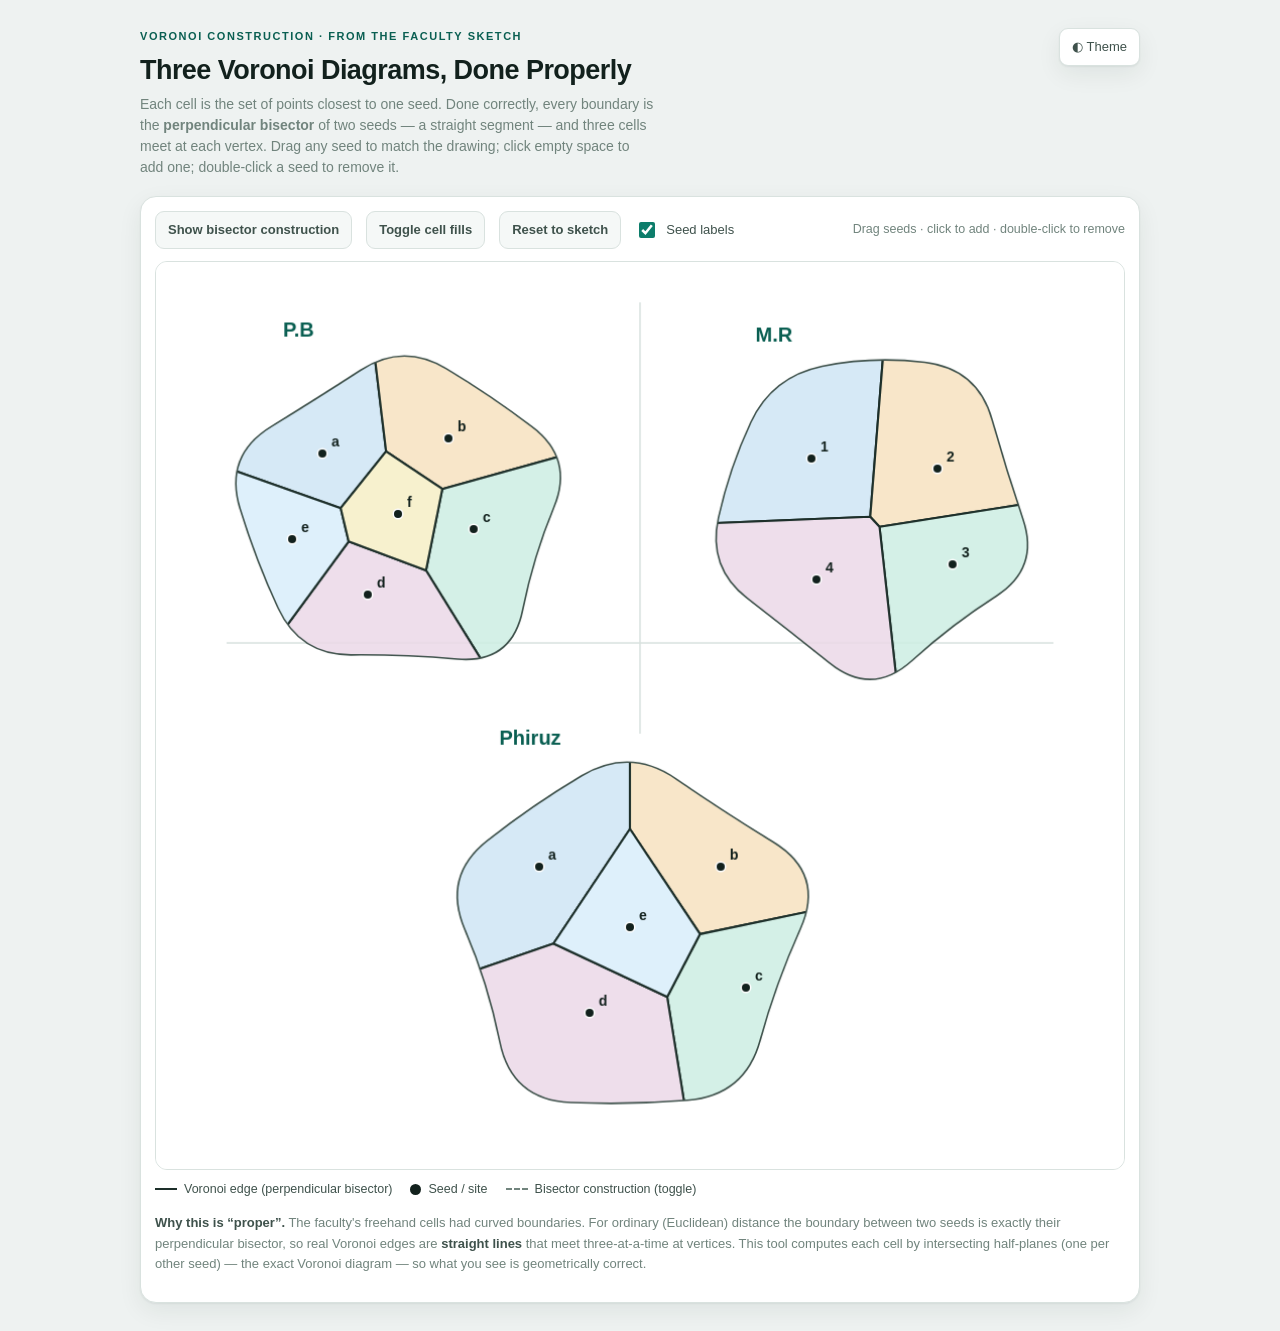
<file: analysis/voronoi-construct.html>
<!doctype html>
<html lang="en">
<head>
<meta charset="utf-8" />
<meta name="viewport" content="width=device-width, initial-scale=1" />
<title>Voronoi Diagrams — Proper Construction</title>
<style>
  :root{
    --bg:#eef2f1;--surface:#fff;--surface-2:#f5f8f7;--line:#d9e2df;--ink:#12211d;--ink-2:#3f524c;
    --muted:#71847d;--accent:#0d7d6b;--accent-ink:#0a5f52;--shadow:0 1px 2px rgba(16,40,34,.06),0 8px 24px rgba(16,40,34,.07);
    --edge:#1d2f2a;--seed:#12211d;
    --font:-apple-system,BlinkMacSystemFont,"Segoe UI",Roboto,Helvetica,Arial,sans-serif;
    --mono:ui-monospace,SFMono-Regular,Menlo,Consolas,monospace;
  }
  @media (prefers-color-scheme:dark){
    :root{--bg:#0c1211;--surface:#141c1a;--surface-2:#101715;--line:#22302c;--ink:#e7efec;--ink-2:#adbdb7;
      --muted:#7d908a;--accent:#2bb39b;--accent-ink:#8fe9d8;--shadow:0 1px 2px rgba(0,0,0,.4),0 10px 30px rgba(0,0,0,.45);
      --edge:#dfeae6;--seed:#eef4f2;}
  }
  :root[data-theme="light"]{--bg:#eef2f1;--surface:#fff;--surface-2:#f5f8f7;--line:#d9e2df;--ink:#12211d;--ink-2:#3f524c;--muted:#71847d;--accent:#0d7d6b;--accent-ink:#0a5f52;--edge:#1d2f2a;--seed:#12211d;--shadow:0 1px 2px rgba(16,40,34,.06),0 8px 24px rgba(16,40,34,.07);}
  :root[data-theme="dark"]{--bg:#0c1211;--surface:#141c1a;--surface-2:#101715;--line:#22302c;--ink:#e7efec;--ink-2:#adbdb7;--muted:#7d908a;--accent:#2bb39b;--accent-ink:#8fe9d8;--edge:#dfeae6;--seed:#eef4f2;--shadow:0 1px 2px rgba(0,0,0,.4),0 10px 30px rgba(0,0,0,.45);}
  *{box-sizing:border-box}html,body{margin:0}
  body{background:var(--bg);color:var(--ink);font-family:var(--font);line-height:1.5;-webkit-font-smoothing:antialiased;padding:clamp(12px,3vw,28px)}
  .wrap{max-width:1000px;margin:0 auto}
  .eyebrow{font-size:11px;letter-spacing:.14em;text-transform:uppercase;color:var(--accent-ink);font-weight:700}
  h1{font-size:clamp(20px,3vw,27px);margin:5px 0 4px;letter-spacing:-.02em;font-weight:800;text-wrap:balance}
  .sub{color:var(--muted);margin:0 0 18px;font-size:14px;max-width:66ch}
  .top{display:flex;justify-content:space-between;align-items:flex-start;gap:16px;flex-wrap:wrap}
  .theme-btn{background:var(--surface);border:1px solid var(--line);color:var(--ink-2);border-radius:9px;padding:8px 12px;font:inherit;font-size:13px;cursor:pointer;box-shadow:var(--shadow)}
  .card{background:var(--surface);border:1px solid var(--line);border-radius:16px;box-shadow:var(--shadow);padding:14px}
  .bar{display:flex;flex-wrap:wrap;gap:10px 14px;align-items:center;margin-bottom:12px}
  .btn{border:1px solid var(--line);background:var(--surface-2);color:var(--ink-2);font:inherit;font-size:13px;font-weight:600;padding:8px 12px;border-radius:9px;cursor:pointer}
  .btn:hover{border-color:var(--accent)}
  .btn.on{background:color-mix(in srgb,var(--accent) 15%,var(--surface));color:var(--accent-ink);border-color:color-mix(in srgb,var(--accent) 34%,var(--line))}
  .chk{display:inline-flex;align-items:center;gap:8px;font-size:13px;color:var(--ink-2);cursor:pointer}
  .chk input{accent-color:var(--accent);width:16px;height:16px}
  .hint{font-size:12.5px;color:var(--muted);margin-left:auto}
  .stage{position:relative;width:100%;border-radius:12px;overflow:hidden;background:var(--surface-2);border:1px solid var(--line)}
  canvas{display:block;width:100%;height:auto;cursor:crosshair;touch-action:none}
  .note{font-size:13px;color:var(--muted);line-height:1.6;margin-top:14px}
  .note b{color:var(--ink-2)}
  .legend{display:flex;gap:18px;flex-wrap:wrap;margin-top:10px;font-size:12.5px;color:var(--ink-2)}
  .legend span{display:inline-flex;align-items:center;gap:7px}
  .k{width:22px;height:0;border-top:2px solid var(--edge)}
  .kd{width:22px;height:0;border-top:2px dashed var(--muted)}
  .ks{width:11px;height:11px;border-radius:50%;background:var(--seed)}
</style>
</head>
<body>
<div class="wrap">
  <div class="top">
    <div>
      <div class="eyebrow">Voronoi construction · from the faculty sketch</div>
      <h1>Three Voronoi Diagrams, Done Properly</h1>
      <p class="sub">Each cell is the set of points closest to one seed. Done correctly, every boundary is the
        <b>perpendicular bisector</b> of two seeds — a straight segment — and three cells meet at each vertex.
        Drag any seed to match the drawing; click empty space to add one; double-click a seed to remove it.</p>
    </div>
    <button class="theme-btn" id="themeBtn" type="button">◐ Theme</button>
  </div>

  <div class="card">
    <div class="bar">
      <button class="btn" id="biBtn" type="button">Show bisector construction</button>
      <button class="btn" id="fillBtn" type="button">Toggle cell fills</button>
      <button class="btn" id="resetBtn" type="button">Reset to sketch</button>
      <label class="chk"><input type="checkbox" id="lbl" checked /> Seed labels</label>
      <span class="hint">Drag seeds · click to add · double-click to remove</span>
    </div>
    <div class="stage"><canvas id="cv" width="960" height="900"></canvas></div>
    <div class="legend">
      <span><span class="k"></span>Voronoi edge (perpendicular bisector)</span>
      <span><span class="ks"></span>Seed / site</span>
      <span><span class="kd"></span>Bisector construction (toggle)</span>
    </div>
    <p class="note"><b>Why this is “proper”.</b> The faculty's freehand cells had curved boundaries. For ordinary
      (Euclidean) distance the boundary between two seeds is exactly their perpendicular bisector, so real Voronoi
      edges are <b>straight lines</b> that meet three-at-a-time at vertices. This tool computes each cell by
      intersecting half-planes (one per other seed) — the exact Voronoi diagram — so what you see is geometrically correct.</p>
  </div>
</div>

<script>
(() => {
"use strict";
const cv=document.getElementById("cv"), ctx=cv.getContext("2d");
const W=960,H=900;
const cssVar=n=>getComputedStyle(document.documentElement).getPropertyValue(n).trim();

// ---------- panels (approximate the faculty's three sketches) ----------
function blobPath(cx,cy,r,f){
  const n=f.length,P=[];
  for(let i=0;i<n;i++){const a=i/n*2*Math.PI-Math.PI/2;P.push([cx+Math.cos(a)*r*f[i],cy+Math.sin(a)*r*f[i]]);}
  const path=new Path2D(); const mid=i=>[(P[i][0]+P[(i+1)%n][0])/2,(P[i][1]+P[(i+1)%n][1])/2];
  let m=mid(n-1); path.moveTo(m[0],m[1]);
  for(let i=0;i<n;i++){const q=mid(i);path.quadraticCurveTo(P[i][0],P[i][1],q[0],q[1]);}
  path.closePath(); return path;
}
function bboxOf(cx,cy,r){const R=r*1.7;return [[cx-R,cy-R],[cx+R,cy-R],[cx+R,cy+R],[cx-R,cy+R]];}

const PANELS=[
  { id:"PB", label:"P.B", cx:245, cy:250, r:170, numbered:false,
    f:[1,.86,1.05,.8,1.08,.82,1.02,.9,1.1,.84],
    seeds:[[165,190],[290,175],[315,265],[210,330],[135,275],[240,250]] },
  { id:"MR", label:"M.R", cx:710, cy:250, r:165, numbered:true,
    f:[.95,1.08,.85,1.06,.82,1.1,.86,1.04,.9,1.02],
    seeds:[[650,195],[775,205],[790,300],[655,315]] },
  { id:"PH", label:"Phiruz", cx:470, cy:670, r:185, numbered:false,
    f:[1.02,.84,1.1,.82,1.05,.9,1.08,.8,1.06,.88],
    seeds:[[380,600],[560,600],[585,720],[430,745],[470,660]] },
];
const DEFAULT=JSON.parse(JSON.stringify(PANELS.map(p=>p.seeds)));
PANELS.forEach(p=>{p.bbox=bboxOf(p.cx,p.cy,p.r); p.path=blobPath(p.cx,p.cy,p.r,p.f);});

const TINTS=["#cfe6f5","#f7e2c0","#cdeee3","#ecd9e8","#d9eefb","#f6efc6","#e3ead0"];
const TINTS_D=["#1e3a4a","#463a24","#1f3f38","#3d2a3a","#22384a","#3f3a24","#2e3826"];

// ---------- exact Voronoi via half-plane clipping ----------
function clipHalf(poly,nx,ny,c){
  const out=[],N=poly.length; if(!N)return out;
  for(let i=0;i<N;i++){
    const A=poly[i],B=poly[(i+1)%N];
    const da=A[0]*nx+A[1]*ny-c, db=B[0]*nx+B[1]*ny-c;
    const inA=da<=1e-7, inB=db<=1e-7;
    if(inA)out.push(A);
    if(inA!==inB){const t=da/(da-db);out.push([A[0]+t*(B[0]-A[0]),A[1]+t*(B[1]-A[1])]);}
  }
  return out;
}
function cellOf(si,seeds,bbox){
  let poly=bbox.map(p=>[p[0],p[1]]); const s=seeds[si];
  for(let j=0;j<seeds.length;j++){ if(j===si)continue; const o=seeds[j];
    const nx=o[0]-s[0], ny=o[1]-s[1];
    const c=(o[0]*o[0]+o[1]*o[1]-s[0]*s[0]-s[1]*s[1])/2;
    poly=clipHalf(poly,nx,ny,c); if(!poly.length)break;
  }
  return poly;
}

let state={bisectors:false, fills:true, labels:true};
function render(){
  const dark=isDark();
  ctx.clearRect(0,0,W,H);
  ctx.fillStyle=cssVar("--surface"); ctx.fillRect(0,0,W,H);
  // guide cross (like the card)
  ctx.strokeStyle=cssVar("--line"); ctx.lineWidth=1.5;
  ctx.beginPath();ctx.moveTo(W/2,40);ctx.lineTo(W/2,H*0.52);ctx.moveTo(70,H*0.42);ctx.lineTo(W-70,H*0.42);ctx.stroke();

  PANELS.forEach((pn,pi)=>{
    const seeds=pn.seeds;
    // fills + edges, clipped to blob
    ctx.save(); ctx.clip(pn.path);
    seeds.forEach((s,si)=>{
      const poly=cellOf(si,seeds,pn.bbox); if(poly.length<3)return;
      ctx.beginPath();poly.forEach((p,i)=>i?ctx.lineTo(p[0],p[1]):ctx.moveTo(p[0],p[1]));ctx.closePath();
      if(state.fills){ ctx.fillStyle=(dark?TINTS_D:TINTS)[si%7]; ctx.globalAlpha=dark?.55:.85; ctx.fill(); ctx.globalAlpha=1; }
      ctx.lineJoin="round"; ctx.strokeStyle=cssVar("--edge"); ctx.lineWidth=2.1; ctx.stroke();
    });
    // bisector construction overlay
    if(state.bisectors){
      ctx.setLineDash([5,5]);
      for(let a=0;a<seeds.length;a++)for(let b=a+1;b<seeds.length;b++){
        const dx=seeds[b][0]-seeds[a][0],dy=seeds[b][1]-seeds[a][1];
        if(Math.hypot(dx,dy)>pn.r*1.25)continue;
        ctx.strokeStyle=cssVar("--muted");ctx.lineWidth=1;
        ctx.beginPath();ctx.moveTo(seeds[a][0],seeds[a][1]);ctx.lineTo(seeds[b][0],seeds[b][1]);ctx.stroke();
      }
      ctx.setLineDash([]);
    }
    ctx.restore();
    // blob outline
    ctx.strokeStyle=cssVar("--ink-2");ctx.lineWidth=1.6;ctx.stroke(pn.path);
    // seeds
    seeds.forEach((s,si)=>{
      ctx.beginPath();ctx.arc(s[0],s[1],5.5,0,7);
      ctx.fillStyle=cssVar("--surface");ctx.fill();
      ctx.beginPath();ctx.arc(s[0],s[1],4,0,7);ctx.fillStyle=cssVar("--seed");ctx.fill();
      if(state.labels){
        ctx.fillStyle=cssVar("--ink");ctx.font="700 14px "+cssVar("--font");
        const t=pn.numbered?String(si+1):String.fromCharCode(97+si);
        ctx.fillText(t, s[0]+9, s[1]-7);
      }
    });
    // panel label
    ctx.fillStyle=cssVar("--accent-ink");ctx.font="800 20px "+cssVar("--font");
    ctx.fillText(pn.label, pn.cx-pn.r*0.7, pn.cy-pn.r-6);
  });
}
function isDark(){const t=document.documentElement.getAttribute("data-theme");return t?t==="dark":matchMedia("(prefers-color-scheme:dark)").matches;}

// ---------- interaction ----------
let drag=null;
function toCanvas(e){const r=cv.getBoundingClientRect();return [ (e.clientX-r.left)/r.width*W, (e.clientY-r.top)/r.height*H ];}
function hit(x,y){ for(const pn of PANELS)for(let i=0;i<pn.seeds.length;i++){const s=pn.seeds[i];if(Math.hypot(s[0]-x,s[1]-y)<12)return {pn,i};} return null; }
function panelAt(x,y){ for(const pn of PANELS){ if(ctx.isPointInPath(pn.path,x,y))return pn; } return null; }
cv.addEventListener("pointerdown",e=>{ const [x,y]=toCanvas(e); const h=hit(x,y);
  if(h){drag=h;cv.setPointerCapture(e.pointerId);return;}
  const pn=panelAt(x,y); if(pn){pn.seeds.push([x,y]);render();}
});
cv.addEventListener("pointermove",e=>{ if(!drag)return; const [x,y]=toCanvas(e); drag.pn.seeds[drag.i]=[x,y]; render(); });
cv.addEventListener("pointerup",()=>{drag=null;});
cv.addEventListener("dblclick",e=>{ const [x,y]=toCanvas(e); const h=hit(x,y); if(h&&h.pn.seeds.length>2){h.pn.seeds.splice(h.i,1);render();} });

document.getElementById("biBtn").addEventListener("click",e=>{state.bisectors=!state.bisectors;e.target.classList.toggle("on",state.bisectors);render();});
document.getElementById("fillBtn").addEventListener("click",e=>{state.fills=!state.fills;e.target.classList.toggle("on",!state.fills);render();});
document.getElementById("lbl").addEventListener("change",e=>{state.labels=e.target.checked;render();});
document.getElementById("resetBtn").addEventListener("click",()=>{PANELS.forEach((p,i)=>p.seeds=JSON.parse(JSON.stringify(DEFAULT[i])));render();});
document.getElementById("themeBtn").addEventListener("click",()=>{const cur=document.documentElement.getAttribute("data-theme");const sys=matchMedia("(prefers-color-scheme:dark)").matches;const next=(cur?cur==="dark":sys)?"light":"dark";document.documentElement.setAttribute("data-theme",next);render();});
matchMedia("(prefers-color-scheme:dark)").addEventListener("change",()=>{if(!document.documentElement.getAttribute("data-theme"))render();});

render();
document.documentElement.setAttribute("data-ready","1");
window.__render=render;
})();
</script>
</body>
</html>
</file>
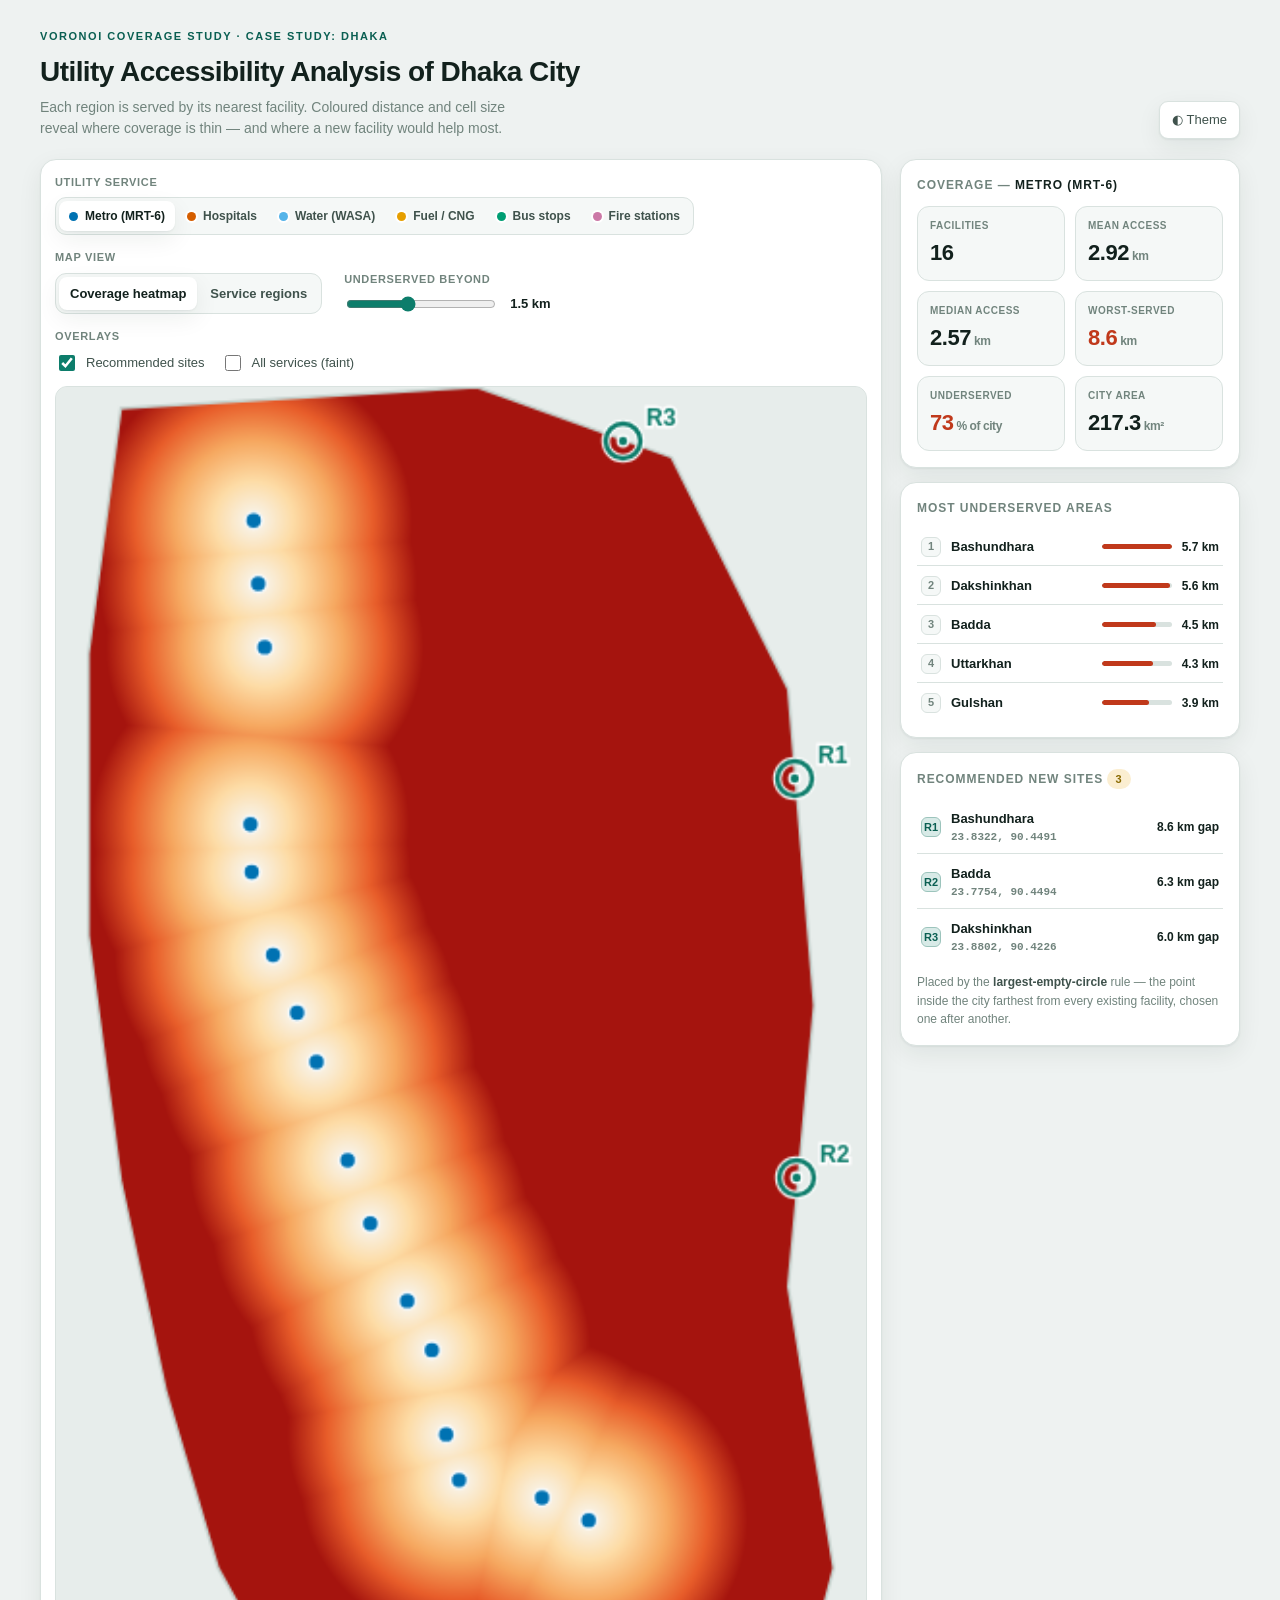
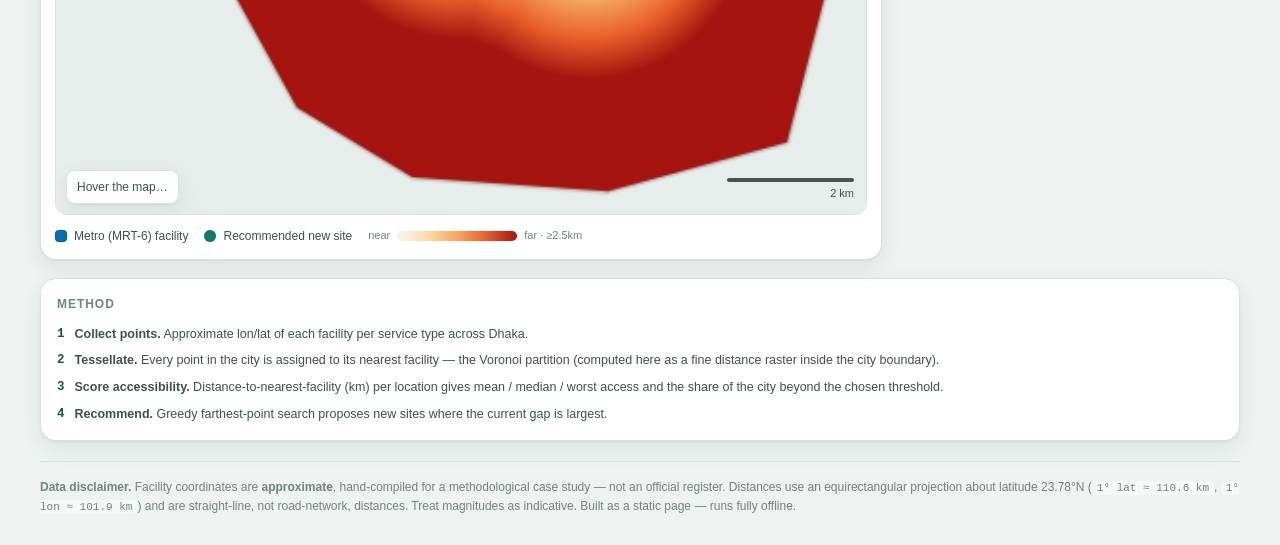
<file: analysis/voronoi-dhaka.html>
<!doctype html>
<html lang="en">
<head>
<meta charset="utf-8" />
<meta name="viewport" content="width=device-width, initial-scale=1" />
<title>Voronoi Accessibility Analysis — Dhaka Utilities</title>
<style>
  :root{
    --bg:#eef2f1; --surface:#ffffff; --surface-2:#f5f8f7; --line:#d9e2df;
    --ink:#12211d; --ink-2:#3f524c; --muted:#71847d;
    --accent:#0d7d6b; --accent-ink:#0a5f52;
    --shadow:0 1px 2px rgba(16,40,34,.06),0 8px 24px rgba(16,40,34,.07);
    /* service categorical (Okabe–Ito, CVD-safe) */
    --s-metro:#0072B2; --s-hosp:#D55E00; --s-water:#56B4E9;
    --s-fuel:#E69F00; --s-bus:#009E73; --s-fire:#CC79A7;
    --good:#12876f; --warn:#E69F00; --crit:#c0391b;
    --map-bg:#e7edeb; --map-land:#f4f7f6; --map-line:#c4d0cc;
    --font:-apple-system,BlinkMacSystemFont,"Segoe UI",Roboto,Helvetica,Arial,sans-serif;
    --mono:ui-monospace,SFMono-Regular,Menlo,Consolas,"Liberation Mono",monospace;
  }
  @media (prefers-color-scheme:dark){
    :root{
      --bg:#0c1211; --surface:#141c1a; --surface-2:#101715; --line:#22302c;
      --ink:#e7efec; --ink-2:#adbdb7; --muted:#7d908a;
      --accent:#2bb39b; --accent-ink:#8fe9d8;
      --shadow:0 1px 2px rgba(0,0,0,.4),0 10px 30px rgba(0,0,0,.45);
      --map-bg:#0f1917; --map-land:#16211e; --map-line:#28362f;
    }
  }
  :root[data-theme="light"]{
    --bg:#eef2f1; --surface:#ffffff; --surface-2:#f5f8f7; --line:#d9e2df;
    --ink:#12211d; --ink-2:#3f524c; --muted:#71847d; --accent:#0d7d6b; --accent-ink:#0a5f52;
    --map-bg:#e7edeb; --map-land:#f4f7f6; --map-line:#c4d0cc;
    --shadow:0 1px 2px rgba(16,40,34,.06),0 8px 24px rgba(16,40,34,.07);
  }
  :root[data-theme="dark"]{
    --bg:#0c1211; --surface:#141c1a; --surface-2:#101715; --line:#22302c;
    --ink:#e7efec; --ink-2:#adbdb7; --muted:#7d908a; --accent:#2bb39b; --accent-ink:#8fe9d8;
    --map-bg:#0f1917; --map-land:#16211e; --map-line:#28362f;
    --shadow:0 1px 2px rgba(0,0,0,.4),0 10px 30px rgba(0,0,0,.45);
  }
  *{box-sizing:border-box}
  html,body{margin:0}
  body{
    background:var(--bg); color:var(--ink); font-family:var(--font);
    line-height:1.5; -webkit-font-smoothing:antialiased;
    padding:clamp(12px,3vw,28px);
  }
  .wrap{max-width:1200px;margin:0 auto}
  header.top{display:flex;flex-wrap:wrap;gap:16px;align-items:flex-end;justify-content:space-between;margin-bottom:20px}
  .title h1{font-size:clamp(20px,3vw,28px);margin:0 0 4px;letter-spacing:-.02em;font-weight:800;text-wrap:balance}
  .title p{margin:0;color:var(--muted);max-width:60ch;font-size:14px}
  .eyebrow{font-size:11px;letter-spacing:.14em;text-transform:uppercase;color:var(--accent-ink);font-weight:700;margin-bottom:6px}
  .theme-btn{background:var(--surface);border:1px solid var(--line);color:var(--ink-2);border-radius:9px;padding:8px 12px;font:inherit;font-size:13px;cursor:pointer;box-shadow:var(--shadow)}
  .theme-btn:hover{border-color:var(--accent)}
  .grid{display:grid;grid-template-columns:minmax(0,1fr) 340px;gap:18px;align-items:start}
  @media (max-width:900px){.grid{grid-template-columns:1fr}}
  .card{background:var(--surface);border:1px solid var(--line);border-radius:16px;box-shadow:var(--shadow)}
  .pad{padding:16px}
  .map-card{padding:14px}
  .controls{display:flex;flex-wrap:wrap;gap:14px 22px;align-items:flex-end;margin-bottom:12px}
  .field{display:flex;flex-direction:column;gap:7px}
  .field > label{font-size:11px;letter-spacing:.06em;text-transform:uppercase;color:var(--muted);font-weight:700}
  .seg{display:inline-flex;flex-wrap:wrap;background:var(--surface-2);border:1px solid var(--line);border-radius:11px;padding:3px;gap:2px}
  .seg button{border:0;background:transparent;color:var(--ink-2);font:inherit;font-size:13px;font-weight:600;padding:7px 11px;border-radius:8px;cursor:pointer;display:inline-flex;align-items:center;gap:7px;white-space:nowrap}
  .seg button .dot{width:9px;height:9px;border-radius:50%;flex:0 0 auto;box-shadow:0 0 0 2px var(--surface)}
  .seg button[aria-pressed="true"]{background:var(--surface);color:var(--ink);box-shadow:var(--shadow)}
  .seg.small button{padding:6px 10px;font-size:12px}
  .slider-row{display:flex;align-items:center;gap:12px;min-width:210px}
  input[type=range]{accent-color:var(--accent);width:150px}
  .thresh-val{font-variant-numeric:tabular-nums;font-weight:700;color:var(--ink);min-width:56px;font-size:13px}
  .chk{display:inline-flex;align-items:center;gap:8px;font-size:13px;color:var(--ink-2);cursor:pointer;user-select:none}
  .chk input{accent-color:var(--accent);width:16px;height:16px}
  .map-shell{position:relative;width:100%;border-radius:12px;overflow:hidden;background:var(--map-bg);border:1px solid var(--line)}
  canvas{display:block;width:100%;height:auto;touch-action:none}
  .readout{position:absolute;left:10px;bottom:10px;background:color-mix(in srgb,var(--surface) 92%,transparent);border:1px solid var(--line);border-radius:9px;padding:7px 10px;font-size:12px;color:var(--ink-2);pointer-events:none;backdrop-filter:blur(4px);max-width:80%;font-variant-numeric:tabular-nums;transition:opacity .15s;box-shadow:var(--shadow)}
  .readout b{color:var(--ink)}
  .scalebar{position:absolute;right:12px;bottom:12px;display:flex;flex-direction:column;align-items:flex-end;gap:3px;pointer-events:none}
  .scalebar .bar{height:4px;background:var(--ink);opacity:.75;border-radius:2px}
  .scalebar span{font-size:11px;color:var(--ink-2);font-variant-numeric:tabular-nums}
  .legend{display:flex;flex-wrap:wrap;gap:10px 16px;margin-top:12px;align-items:center}
  .legend .item{display:inline-flex;align-items:center;gap:7px;font-size:12px;color:var(--ink-2)}
  .legend .swatch{width:12px;height:12px;border-radius:4px;box-shadow:inset 0 0 0 1px rgba(0,0,0,.12)}
  .ramp{height:10px;width:120px;border-radius:5px;background:linear-gradient(90deg,#f7f7f4,#fddca6,#f6a860,#e85d2a,#a5140e)}
  .ramp-wrap{display:flex;align-items:center;gap:8px}
  .ramp-wrap small{font-size:11px;color:var(--muted)}
  /* right column */
  .side{display:flex;flex-direction:column;gap:14px}
  .side h2{font-size:12px;letter-spacing:.08em;text-transform:uppercase;color:var(--muted);margin:0 0 12px;font-weight:700}
  .tiles{display:grid;grid-template-columns:1fr 1fr;gap:10px}
  .tile{background:var(--surface-2);border:1px solid var(--line);border-radius:12px;padding:11px 12px}
  .tile .k{font-size:10px;letter-spacing:.05em;text-transform:uppercase;color:var(--muted);font-weight:700}
  .tile .v{font-size:22px;font-weight:800;letter-spacing:-.02em;font-variant-numeric:tabular-nums;margin-top:3px}
  .tile .u{font-size:12px;color:var(--muted);font-weight:600}
  .tile.flag .v{color:var(--crit)}
  .tile.good .v{color:var(--good)}
  .lst{list-style:none;margin:0;padding:0;display:flex;flex-direction:column;gap:2px}
  .lst li{display:flex;align-items:center;gap:10px;padding:8px 4px;border-bottom:1px solid var(--line);font-size:13px}
  .lst li:last-child{border-bottom:0}
  .rank{width:20px;height:20px;border-radius:6px;background:var(--surface-2);border:1px solid var(--line);display:grid;place-items:center;font-size:11px;font-weight:800;color:var(--muted);flex:0 0 auto}
  .lst .nm{flex:1;color:var(--ink);font-weight:600}
  .lst .mv{font-variant-numeric:tabular-nums;font-weight:700;font-size:12px}
  .lst .co{font-family:var(--mono);font-size:11px;color:var(--muted)}
  .bar-mini{height:5px;border-radius:3px;background:var(--line);flex:1;max-width:70px;overflow:hidden}
  .bar-mini i{display:block;height:100%;background:var(--crit);border-radius:3px}
  .rec li .rank{background:color-mix(in srgb,var(--accent) 16%,var(--surface));color:var(--accent-ink);border-color:color-mix(in srgb,var(--accent) 30%,var(--line))}
  .pill{display:inline-flex;align-items:center;gap:5px;font-size:11px;font-weight:700;padding:2px 8px;border-radius:20px;background:color-mix(in srgb,var(--warn) 18%,var(--surface));color:#8a6a00}
  @media (prefers-color-scheme:dark){.pill{color:#f0c869}}
  .note{font-size:12px;color:var(--muted);line-height:1.55}
  .note b{color:var(--ink-2)}
  footer.foot{margin-top:20px;padding-top:16px;border-top:1px solid var(--line);color:var(--muted);font-size:12px;line-height:1.6}
  .foot code{font-family:var(--mono);background:var(--surface-2);padding:1px 5px;border-radius:5px;font-size:11px}
  .layer-name{font-weight:800;color:var(--ink)}
  .method{display:grid;gap:8px}
  .method .step{display:flex;gap:10px;font-size:12.5px;color:var(--ink-2)}
  .method .n{font-family:var(--mono);color:var(--accent-ink);font-weight:700;flex:0 0 auto}
</style>
</head>
<body data-palette="#0072B2,#D55E00,#56B4E9,#E69F00,#009E73,#CC79A7">
<div class="wrap">
  <header class="top">
    <div class="title">
      <div class="eyebrow">Voronoi coverage study · case study: Dhaka</div>
      <h1>Utility Accessibility Analysis of Dhaka City</h1>
      <p>Each region is served by its nearest facility. Coloured distance and cell size reveal
         where coverage is thin — and where a new facility would help most.</p>
    </div>
    <button class="theme-btn" id="themeBtn" type="button">◐ Theme</button>
  </header>

  <div class="grid">
    <!-- MAP -->
    <section class="card map-card">
      <div class="controls">
        <div class="field">
          <label>Utility service</label>
          <div class="seg small" id="layerSeg" role="tablist"></div>
        </div>
        <div class="field">
          <label>Map view</label>
          <div class="seg" id="viewSeg" role="tablist">
            <button data-view="heat" aria-pressed="true">Coverage heatmap</button>
            <button data-view="cells" aria-pressed="false">Service regions</button>
          </div>
        </div>
        <div class="field">
          <label>Underserved beyond</label>
          <div class="slider-row">
            <input type="range" id="thresh" min="0.5" max="3" step="0.1" value="1.5" />
            <span class="thresh-val" id="threshVal">1.5 km</span>
          </div>
        </div>
        <div class="field">
          <label>Overlays</label>
          <div style="display:flex;gap:16px;flex-wrap:wrap">
            <label class="chk"><input type="checkbox" id="showRecs" checked /> Recommended sites</label>
            <label class="chk"><input type="checkbox" id="showAll" /> All services (faint)</label>
          </div>
        </div>
      </div>

      <div class="map-shell">
        <canvas id="map" width="420" height="740"></canvas>
        <div class="readout" id="readout">Hover the map…</div>
        <div class="scalebar"><div class="bar" id="scaleBar" style="width:60px"></div><span id="scaleTxt">2 km</span></div>
      </div>

      <div class="legend" id="legend"></div>
    </section>

    <!-- SIDE -->
    <aside class="side">
      <div class="card pad">
        <h2>Coverage — <span class="layer-name" id="sideLayer">Metro</span></h2>
        <div class="tiles" id="tiles"></div>
      </div>

      <div class="card pad">
        <h2>Most underserved areas</h2>
        <ul class="lst" id="worst"></ul>
      </div>

      <div class="card pad">
        <h2>Recommended new sites <span class="pill" id="recCount">3</span></h2>
        <ul class="lst rec" id="recs"></ul>
        <p class="note" style="margin:10px 0 0">Placed by the <b>largest-empty-circle</b> rule — the point inside the
          city farthest from every existing facility, chosen one after another.</p>
      </div>
    </aside>
  </div>

  <div class="card pad" style="margin-top:18px">
    <h2 style="font-size:12px;letter-spacing:.08em;text-transform:uppercase;color:var(--muted);margin:0 0 12px;font-weight:700">Method</h2>
    <div class="method">
      <div class="step"><span class="n">1</span><span><b>Collect points.</b> Approximate lon/lat of each facility per service type across Dhaka.</span></div>
      <div class="step"><span class="n">2</span><span><b>Tessellate.</b> Every point in the city is assigned to its nearest facility — the Voronoi partition (computed here as a fine distance raster inside the city boundary).</span></div>
      <div class="step"><span class="n">3</span><span><b>Score accessibility.</b> Distance-to-nearest-facility (km) per location gives mean / median / worst access and the share of the city beyond the chosen threshold.</span></div>
      <div class="step"><span class="n">4</span><span><b>Recommend.</b> Greedy farthest-point search proposes new sites where the current gap is largest.</span></div>
    </div>
  </div>

  <footer class="foot">
    <b>Data disclaimer.</b> Facility coordinates are <b>approximate</b>, hand-compiled for a methodological case study —
    not an official register. Distances use an equirectangular projection about latitude 23.78°N
    (<code>1° lat ≈ 110.6 km</code>, <code>1° lon ≈ 101.9 km</code>) and are straight-line, not road-network, distances.
    Treat magnitudes as indicative. Built as a static page — runs fully offline.
  </footer>
</div>

<script>
(() => {
"use strict";

// ---------- projection / geo ----------
const W = 420, H = 740;
const LON0 = 90.335, LON1 = 90.460, LAT0 = 23.685, LAT1 = 23.888;
const KM_LAT = 110.574, KM_LON = 101.90;               // km per degree near Dhaka
const dLon = LON1 - LON0, dLat = LAT1 - LAT0;
const kmPerPxX = (dLon * KM_LON) / W;                  // ≈ isotropic by construction
const kmPerPxY = (dLat * KM_LAT) / H;
const lon2x = lon => (lon - LON0) / dLon * W;
const lat2y = lat => (LAT1 - lat) / dLat * H;
const x2lon = x => LON0 + x / W * dLon;
const y2lat = y => LAT1 - y / H * dLat;

// ---------- data ----------
const P = (n, lon, lat) => ({ n, lon, lat, x: lon2x(lon), y: lat2y(lat), kx: lon*KM_LON, ky: lat*KM_LAT });
const LAYERS = [
  { id:"metro", label:"Metro (MRT-6)", color:"#0072B2", pts:[
    P("Uttara North",90.3655,23.8690),P("Uttara Center",90.3662,23.8600),P("Uttara South",90.3672,23.8510),
    P("Pallabi",90.3650,23.8258),P("Mirpur 11",90.3652,23.8190),P("Mirpur 10",90.3685,23.8072),
    P("Kazipara",90.3722,23.7990),P("Shewrapara",90.3752,23.7920),P("Agargaon",90.3800,23.7780),
    P("Bijoy Sarani",90.3835,23.7690),P("Farmgate",90.3892,23.7580),P("Karwan Bazar",90.3930,23.7510),
    P("Shahbagh",90.3952,23.7390),P("Dhaka University",90.3972,23.7325),P("Secretariat",90.4100,23.7300),
    P("Motijheel",90.4172,23.7268)]},
  { id:"hosp", label:"Hospitals", color:"#D55E00", pts:[
    P("Dhaka Medical College",90.3980,23.7258),P("BSMMU",90.3942,23.7392),P("Square Hospital",90.3842,23.7522),
    P("United Hospital",90.4182,23.7975),P("Evercare",90.4252,23.8150),P("Ibn Sina Dhanmondi",90.3730,23.7460),
    P("Popular Dhanmondi",90.3790,23.7510),P("Nat. Heart Foundation",90.3720,23.8080),P("Kurmitola General",90.3980,23.8470),
    P("Mugda Medical",90.4360,23.7270),P("Holy Family",90.4040,23.7460),P("Suhrawardy",90.3752,23.7670),
    P("Delta Medical",90.3665,23.7660),P("Salahuddin Mirpur",90.3690,23.8060),P("Anwer Khan Modern",90.3772,23.7520)]},
  { id:"water", label:"Water (WASA)", color:"#56B4E9", pts:[
    P("Saidabad WTP",90.4350,23.7120),P("Chandnighat WTP",90.4080,23.7070),P("WASA Bhaban",90.3920,23.7510),
    P("Mirpur Zone",90.3650,23.8060),P("Uttara Zone",90.3790,23.8650),P("Gulshan Zone",90.4140,23.7920),
    P("Mohammadpur Zone",90.3580,23.7650),P("Motijheel Zone",90.4200,23.7280),P("Jatrabari Zone",90.4380,23.7050),
    P("Badda Zone",90.4250,23.7800)]},
  { id:"fuel", label:"Fuel / CNG", color:"#E69F00", pts:[
    P("Tejgaon Pump",90.4000,23.7590),P("Mohakhali Pump",90.4050,23.7800),P("Mirpur 1 Pump",90.3530,23.7990),
    P("Uttara Pump",90.3800,23.8600),P("Jatrabari Pump",90.4320,23.7100),P("Dhanmondi 27",90.3730,23.7530),
    P("Gulshan 1 Pump",90.4150,23.7800),P("Malibagh Pump",90.4150,23.7500),P("Shyamoli Pump",90.3650,23.7740),
    P("Bashundhara Pump",90.4280,23.8180),P("Khilgaon Pump",90.4250,23.7500),P("Kamalapur Pump",90.4260,23.7330)]},
  { id:"bus", label:"Bus stops", color:"#009E73", pts:[
    P("Gabtoli",90.3430,23.7830),P("Mohakhali Terminal",90.4050,23.7780),P("Sayedabad Terminal",90.4320,23.7110),
    P("Farmgate",90.3900,23.7580),P("Shahbagh",90.3950,23.7390),P("Gulistan",90.4120,23.7260),
    P("Mirpur 10",90.3685,23.8072),P("Uttara Azampur",90.3980,23.8630),P("Jatrabari",90.4350,23.7100),
    P("Badda",90.4260,23.7840),P("Malibagh",90.4160,23.7500),P("Notun Bazar",90.4250,23.7970),
    P("Abdullahpur",90.3970,23.8780),P("Science Lab",90.3840,23.7390)]},
  { id:"fire", label:"Fire stations", color:"#CC79A7", pts:[
    P("Central (Palashi)",90.3960,23.7270),P("Mirpur",90.3680,23.8060),P("Mohammadpur",90.3590,23.7650),
    P("Tejgaon",90.3970,23.7600),P("Uttara",90.3880,23.8650),P("Postogola",90.4280,23.7000),
    P("Khilgaon",90.4260,23.7500),P("Gulshan",90.4170,23.7890)]},
];
const AREAS = [
  ["Uttara",90.3790,23.8650],["Abdullahpur",90.3970,23.8780],["Dakshinkhan",90.4200,23.8720],
  ["Uttarkhan",90.4050,23.8820],["Turag",90.3520,23.8560],["Mirpur",90.3660,23.8060],
  ["Pallabi",90.3650,23.8250],["Kafrul",90.3800,23.8000],["Cantonment",90.3950,23.8250],
  ["Mohammadpur",90.3590,23.7650],["Kamrangirchar",90.3720,23.7150],["Hazaribagh",90.3700,23.7350],
  ["Dhanmondi",90.3760,23.7460],["Tejgaon",90.3980,23.7620],["Gulshan",90.4150,23.7920],
  ["Banani",90.4020,23.7940],["Badda",90.4260,23.7800],["Bashundhara",90.4280,23.8100],
  ["Rampura",90.4200,23.7600],["Khilgaon",90.4250,23.7500],["Motijheel",90.4170,23.7270],
  ["Lalbagh / Old Dhaka",90.3880,23.7180],["Jatrabari",90.4350,23.7100],["Shyampur",90.4350,23.6980],
].map(a=>({n:a[0],lon:a[1],lat:a[2],x:lon2x(a[1]),y:lat2y(a[2])}));
const BOUNDARY = [
  [90.345,23.885],[90.400,23.888],[90.430,23.878],[90.448,23.845],[90.452,23.800],
  [90.448,23.760],[90.455,23.720],[90.448,23.695],[90.420,23.688],[90.390,23.690],
  [90.372,23.700],[90.360,23.720],[90.352,23.745],[90.345,23.775],[90.340,23.810],[90.340,23.850],
].map(p=>[lon2x(p[0]),lat2y(p[1])]);

// ---------- boundary mask ----------
function inPoly(px,py,poly){
  let c=false;
  for(let i=0,j=poly.length-1;i<poly.length;j=i++){
    const xi=poly[i][0],yi=poly[i][1],xj=poly[j][0],yj=poly[j][1];
    if(((yi>py)!==(yj>py)) && (px<(xj-xi)*(py-yi)/(yj-yi)+xi)) c=!c;
  }
  return c;
}
const mask = new Uint8Array(W*H);
let landCount=0;
for(let y=0;y<H;y++) for(let x=0;x<W;x++){
  if(inPoly(x+0.5,y+0.5,BOUNDARY)){ mask[y*W+x]=1; landCount++; }
}
const boundaryIdx = [];
for(let i=0;i<W*H;i++) if(mask[i]) boundaryIdx.push(i);

// ---------- per-layer compute (raster nearest) ----------
function computeLayer(pts){
  const dist = new Float32Array(W*H);      // km to nearest facility
  const owner = new Int32Array(W*H).fill(-1);
  const cellArea = new Float64Array(pts.length);
  const pxKmX = kmPerPxX, pxKmY = kmPerPxY;
  for(let k=0;k<boundaryIdx.length;k++){
    const i = boundaryIdx[k];
    const x = i%W, y=(i/W)|0;
    // location in km-space
    const lon = LON0 + (x+0.5)/W*dLon, lat = LAT1 - (y+0.5)/H*dLat;
    const kx = lon*KM_LON, ky = lat*KM_LAT;
    let best=1e9, bi=-1;
    for(let p=0;p<pts.length;p++){
      const dx=kx-pts[p].kx, dy=ky-pts[p].ky;
      const d=dx*dx+dy*dy;
      if(d<best){best=d;bi=p;}
    }
    const dkm=Math.sqrt(best);
    dist[i]=dkm; owner[i]=bi; cellArea[bi]+= (pxKmX*pxKmY);
  }
  // stats over land
  let sum=0,max=0; const hist=new Float64Array(400); const HB=0.02; // 0..8km
  for(let k=0;k<boundaryIdx.length;k++){ const d=dist[boundaryIdx[k]]; sum+=d; if(d>max)max=d; hist[Math.min(399,(d/HB)|0)]++; }
  const n=boundaryIdx.length, mean=sum/n;
  const pct=q=>{let c=0;for(let b=0;b<hist.length;b++){c+=hist[b];if(c>=q*n)return (b+0.5)*HB;}return max;};
  const median=pct(0.5), p90=pct(0.9);
  // worst-served named areas: distance of each named area to nearest facility
  const worst = AREAS.map(a=>{
    let best=1e9,bn="";
    for(const p of pts){const dx=a.lon*KM_LON-p.kx,dy=a.lat*KM_LAT-p.ky;const d=dx*dx+dy*dy;if(d<best){best=d;bn=p.n;}}
    return {name:a.n,km:Math.sqrt(best),lon:a.lon,lat:a.lat,near:bn};
  }).sort((u,v)=>v.km-u.km);
  return {dist,owner,cellArea,mean,median,p90,max,n};
}

// greedy farthest-point recommendations (largest empty circle, iterated)
function recommend(pts, K){
  const extra=[]; // {kx,ky}
  const cur = new Float32Array(W*H);
  // seed with current nearest distances over land
  for(let k=0;k<boundaryIdx.length;k++){
    const i=boundaryIdx[k]; const x=i%W,y=(i/W)|0;
    const lon=LON0+(x+0.5)/W*dLon, lat=LAT1-(y+0.5)/H*dLat;
    const kx=lon*KM_LON, ky=lat*KM_LAT;
    let best=1e9; for(const p of pts){const dx=kx-p.kx,dy=ky-p.ky;const d=dx*dx+dy*dy;if(d<best)best=d;}
    cur[i]=best; // squared km
  }
  const recs=[];
  for(let r=0;r<K;r++){
    let bi=-1,bv=-1;
    for(let k=0;k<boundaryIdx.length;k++){const i=boundaryIdx[k];if(cur[i]>bv){bv=cur[i];bi=i;}}
    if(bi<0)break;
    const x=bi%W,y=(bi/W)|0;
    const lon=LON0+(x+0.5)/W*dLon, lat=LAT1-(y+0.5)/H*dLat;
    const kx=lon*KM_LON, ky=lat*KM_LAT;
    // nearest named area
    let an="",ad=1e9; for(const a of AREAS){const dx=a.lon-lon,dy=a.lat-lat;const d=dx*dx+dy*dy;if(d<ad){ad=d;an=a.n;}}
    recs.push({x,y,lon,lat,gap:Math.sqrt(bv),area:an});
    // update field with new site
    for(let k=0;k<boundaryIdx.length;k++){const i=boundaryIdx[k];const xx=i%W,yy=(i/W)|0;
      const lo=LON0+(xx+0.5)/W*dLon, la=LAT1-(yy+0.5)/H*dLat; const dx=lo*KM_LON-kx,dy=la*KM_LAT-ky;
      const d=dx*dx+dy*dy; if(d<cur[i])cur[i]=d;}
  }
  return recs;
}

// ---------- precompute all layers for report + interaction ----------
const CACHE = {};
const ANALYSIS = {};
LAYERS.forEach(L=>{
  const c = computeLayer(L.pts);
  const worst = AREAS.map(a=>{
    let best=1e9,bn=""; for(const p of L.pts){const dx=a.lon*KM_LON-p.kx,dy=a.lat*KM_LAT-p.ky;const d=dx*dx+dy*dy;if(d<best){best=d;bn=p.n;}}
    return {name:a.n,km:+Math.sqrt(best).toFixed(2),near:bn,lon:a.lon,lat:a.lat};
  }).sort((u,v)=>v.km-u.km);
  const recs = recommend(L.pts,5).map(r=>({area:r.area,lon:+r.lon.toFixed(4),lat:+r.lat.toFixed(4),gapKm:+r.gap.toFixed(2),x:r.x,y:r.y}));
  CACHE[L.id]={comp:c,worst,recs};
  // %underserved at 1.5km baseline
  let u=0; for(let k=0;k<boundaryIdx.length;k++) if(c.dist[boundaryIdx[k]]>1.5)u++;
  ANALYSIS[L.id]={
    label:L.label, facilities:L.pts.length,
    meanKm:+c.mean.toFixed(2), medianKm:+c.median.toFixed(2), worstKm:+c.max.toFixed(2), p90Km:+c.p90.toFixed(2),
    pctUnderserved_1_5km:+(100*u/c.n).toFixed(1),
    cityAreaKm2:+(landCount*kmPerPxX*kmPerPxY).toFixed(1),
    worstAreas:worst.slice(0,5), recommendations:recs.slice(0,3),
  };
});
window.ANALYSIS = ANALYSIS;
window.DATA = { layers: LAYERS.map(l=>({id:l.id,label:l.label,pts:l.pts.map(p=>({n:p.n,lon:p.lon,lat:p.lat}))})), areas: AREAS.map(a=>({n:a.n,lon:a.lon,lat:a.lat})) };
window.setLayer = id => selectLayer(id);   // for headless capture
window.setView  = v => selectView(v);

// ---------- rendering ----------
const cv = document.getElementById("map"), ctx = cv.getContext("2d");
const cssVar = n => getComputedStyle(document.documentElement).getPropertyValue(n).trim();
// sequential YlOrRd ramp
const RAMP = [[247,247,244],[253,220,166],[246,168,96],[232,93,42],[165,20,14]];
function rampColor(t){
  t=Math.max(0,Math.min(1,t)); const s=t*(RAMP.length-1); const i=Math.floor(s), f=s-i;
  const a=RAMP[i], b=RAMP[Math.min(RAMP.length-1,i+1)];
  return [a[0]+(b[0]-a[0])*f, a[1]+(b[1]-a[1])*f, a[2]+(b[2]-a[2])*f];
}
let state={layer:"metro",view:"heat",thresh:1.5,showRecs:true,showAll:false};
const HEAT_MAX = 2.5; // km at which heatmap saturates

function render(){
  const L = LAYERS.find(l=>l.id===state.layer);
  const {comp,recs} = CACHE[state.layer];
  const img = ctx.createImageData(W,H);
  const d = img.data;
  const bg = hexToRgb(cssVar("--map-bg")), land=hexToRgb(cssVar("--map-land"));
  // base fill
  for(let i=0;i<W*H;i++){
    const o=i*4;
    if(!mask[i]){ d[o]=bg[0];d[o+1]=bg[1];d[o+2]=bg[2];d[o+3]=255; continue; }
    if(state.view==="heat"){
      const c=rampColor(comp.dist[i]/HEAT_MAX);
      d[o]=c[0];d[o+1]=c[1];d[o+2]=c[2];d[o+3]=255;
    } else {
      // regions coloured by cell area (bigger cell = more underserved)
      const area=comp.cellArea[comp.owner[i]];
      const t=Math.max(0,Math.min(1,(area-3)/22)); // ~3..25 km² → 0..1
      const c=rampColor(t*0.9);
      d[o]=c[0];d[o+1]=c[1];d[o+2]=c[2];d[o+3]=255;
    }
  }
  ctx.putImageData(img,0,0);

  // cell boundaries (Voronoi edges) in regions view
  if(state.view==="cells"){
    ctx.strokeStyle="rgba(255,255,255,.0)";
    const line = hexToRgb(cssVar("--map-line"));
    ctx.save(); ctx.globalAlpha=1;
    ctx.beginPath();
    for(let y=0;y<H;y++)for(let x=0;x<W-1;x++){
      const i=y*W+x; if(!mask[i]||!mask[i+1])continue;
      if(comp.owner[i]!==comp.owner[i+1]){ ctx.moveTo(x+1,y); ctx.lineTo(x+1,y+1); }
    }
    for(let y=0;y<H-1;y++)for(let x=0;x<W;x++){
      const i=y*W+x; if(!mask[i]||!mask[i+W])continue;
      if(comp.owner[i]!==comp.owner[i+W]){ ctx.moveTo(x,y+1); ctx.lineTo(x+1,y+1); }
    }
    ctx.strokeStyle=`rgba(${line[0]},${line[1]},${line[2]},.9)`; ctx.lineWidth=0.7; ctx.stroke();
    ctx.restore();
  }

  // city outline
  ctx.beginPath(); BOUNDARY.forEach((p,i)=> i?ctx.lineTo(p[0],p[1]):ctx.moveTo(p[0],p[1])); ctx.closePath();
  ctx.strokeStyle=cssVar("--map-line"); ctx.lineWidth=1.4; ctx.stroke();

  // other layers faint
  if(state.showAll){
    LAYERS.forEach(o=>{ if(o.id===state.layer)return;
      ctx.fillStyle=hexA(o.color,.28);
      o.pts.forEach(p=>{ctx.beginPath();ctx.arc(p.x,p.y,2.2,0,7);ctx.fill();});
    });
  }
  // active facilities
  ctx.fillStyle=L.color; ctx.strokeStyle="rgba(255,255,255,.9)"; ctx.lineWidth=1.4;
  L.pts.forEach(p=>{ctx.beginPath();ctx.arc(p.x,p.y,4.4,0,7);ctx.fill();ctx.stroke();});

  // recommended sites
  if(state.showRecs){
    const acc=cssVar("--accent");
    recs.slice(0,state._recN||3).forEach((r,idx)=>{
      // white halo so the marker reads on any background (incl. deep red)
      ctx.beginPath();ctx.arc(r.x,r.y,9,0,7);ctx.strokeStyle="rgba(255,255,255,.95)";ctx.lineWidth=4.5;ctx.stroke();
      ctx.beginPath();ctx.arc(r.x,r.y,9,0,7);ctx.strokeStyle=acc;ctx.lineWidth=2.4;ctx.stroke();
      ctx.beginPath();ctx.arc(r.x,r.y,3.4,0,7);ctx.fillStyle="#fff";ctx.fill();
      ctx.beginPath();ctx.arc(r.x,r.y,2.2,0,7);ctx.fillStyle=acc;ctx.fill();
      // label with white outline
      ctx.font="800 12px "+cssVar("--font");ctx.lineWidth=3;ctx.strokeStyle="rgba(255,255,255,.95)";
      ctx.strokeText("R"+(idx+1), r.x+12, r.y-8);
      ctx.fillStyle=acc;ctx.fillText("R"+(idx+1), r.x+12, r.y-8);
    });
  }
  drawScale();
}
function drawScale(){
  const km=2, px=km/kmPerPxX; // px for 2km
  document.getElementById("scaleBar").style.width=(px* (document.getElementById("map").clientWidth/W)).toFixed(0)+"px";
}
function hexToRgb(h){h=h.replace('#','');if(h.length===3)h=h.split('').map(c=>c+c).join('');return [parseInt(h.slice(0,2),16),parseInt(h.slice(2,4),16),parseInt(h.slice(4,6),16)];}
function hexA(h,a){const c=hexToRgb(h);return `rgba(${c[0]},${c[1]},${c[2]},${a})`;}

// ---------- side panel ----------
function updateSide(){
  const A=ANALYSIS[state.layer], C=CACHE[state.layer];
  document.getElementById("sideLayer").textContent=A.label;
  // recompute %underserved at current threshold
  let u=0; for(let k=0;k<boundaryIdx.length;k++) if(C.comp.dist[boundaryIdx[k]]>state.thresh)u++;
  const pct=100*u/C.comp.n;
  const tiles=[
    ["Facilities",A.facilities,"",""],
    ["Mean access",A.meanKm,"km", A.meanKm<1?"good":""],
    ["Median access",A.medianKm,"km",""],
    ["Worst-served",A.worstKm,"km","flag"],
    ["Underserved",pct.toFixed(0),"% of city", pct>35?"flag":(pct<12?"good":"")],
    ["City area",A.cityAreaKm2,"km²",""],
  ];
  document.getElementById("tiles").innerHTML=tiles.map(t=>
    `<div class="tile ${t[3]}"><div class="k">${t[0]}</div><div class="v">${t[1]}<span class="u"> ${t[2]}</span></div></div>`).join("");
  // worst areas
  const maxKm=C.worst[0].km;
  document.getElementById("worst").innerHTML=C.worst.slice(0,5).map((w,i)=>
    `<li><span class="rank">${i+1}</span><span class="nm">${w.name}</span>
      <span class="bar-mini"><i style="width:${(100*w.km/maxKm).toFixed(0)}%"></i></span>
      <span class="mv">${w.km.toFixed(1)} km</span></li>`).join("");
  // recs
  const recN=state._recN||3;
  document.getElementById("recCount").textContent=recN;
  document.getElementById("recs").innerHTML=C.recs.slice(0,recN).map((r,i)=>
    `<li><span class="rank">R${i+1}</span><span class="nm">${r.area}
       <div class="co">${r.lat.toFixed(4)}, ${r.lon.toFixed(4)}</div></span>
       <span class="mv">${r.gapKm.toFixed(1)} km gap</span></li>`).join("");
}

// ---------- legend ----------
function buildLegend(){
  const L=LAYERS.find(l=>l.id===state.layer);
  let html=`<span class="item"><span class="swatch" style="background:${L.color}"></span>${L.label} facility</span>`;
  html+=`<span class="item"><span class="swatch" style="background:var(--accent);border-radius:50%"></span>Recommended new site</span>`;
  if(state.view==="heat")
    html+=`<span class="item ramp-wrap"><small>near</small><span class="ramp"></span><small>far · ≥${HEAT_MAX}km</small></span>`;
  else
    html+=`<span class="item ramp-wrap"><small>small cell</small><span class="ramp"></span><small>large · underserved</small></span>`;
  document.getElementById("legend").innerHTML=html;
}

// ---------- controls ----------
function buildLayerSeg(){
  document.getElementById("layerSeg").innerHTML=LAYERS.map(l=>
    `<button data-layer="${l.id}" aria-pressed="${l.id===state.layer}"><span class="dot" style="background:${l.color}"></span>${l.label}</button>`).join("");
}
function selectLayer(id){ state.layer=id;
  document.querySelectorAll('#layerSeg button').forEach(b=>b.setAttribute('aria-pressed', b.dataset.layer===id));
  buildLegend(); updateSide(); render();
}
function selectView(v){ state.view=v;
  document.querySelectorAll('#viewSeg button').forEach(b=>b.setAttribute('aria-pressed', b.dataset.view===v));
  buildLegend(); render();
}
document.getElementById("layerSeg").addEventListener("click",e=>{const b=e.target.closest("button");if(b)selectLayer(b.dataset.layer);});
document.getElementById("viewSeg").addEventListener("click",e=>{const b=e.target.closest("button");if(b)selectView(b.dataset.view);});
document.getElementById("thresh").addEventListener("input",e=>{state.thresh=+e.target.value;document.getElementById("threshVal").textContent=state.thresh.toFixed(1)+" km";updateSide();});
document.getElementById("showRecs").addEventListener("change",e=>{state.showRecs=e.target.checked;render();});
document.getElementById("showAll").addEventListener("change",e=>{state.showAll=e.target.checked;render();});

// hover
const ro=document.getElementById("readout");
cv.addEventListener("pointermove",e=>{
  const r=cv.getBoundingClientRect();
  const x=Math.floor((e.clientX-r.left)/r.width*W), y=Math.floor((e.clientY-r.top)/r.height*H);
  if(x<0||y<0||x>=W||y>=H){return;}
  const i=y*W+x; const L=LAYERS.find(l=>l.id===state.layer); const C=CACHE[state.layer];
  if(!mask[i]){ ro.innerHTML="Outside city boundary"; ro.style.opacity=".8"; return; }
  const near=L.pts[C.comp.owner[i]];
  ro.innerHTML=`<b>${y2lat(y).toFixed(4)}, ${x2lon(x).toFixed(4)}</b> &nbsp;·&nbsp; nearest ${L.label}: <b>${near.n}</b> &nbsp;·&nbsp; <b>${C.comp.dist[i].toFixed(2)} km</b>`;
  ro.style.opacity="1";
});
cv.addEventListener("pointerleave",()=>{ro.innerHTML="Hover the map…";ro.style.opacity=".8";});

// theme
const themeBtn=document.getElementById("themeBtn");
themeBtn.addEventListener("click",()=>{
  const cur=document.documentElement.getAttribute("data-theme");
  const sysDark=matchMedia("(prefers-color-scheme:dark)").matches;
  const next=(cur? cur==="dark":sysDark)?"light":"dark";
  document.documentElement.setAttribute("data-theme",next);
  buildLegend(); render();
});
matchMedia("(prefers-color-scheme:dark)").addEventListener("change",()=>{if(!document.documentElement.getAttribute("data-theme"))render();});

// init
buildLayerSeg(); buildLegend(); updateSide(); render();
window.addEventListener("resize",drawScale);
document.documentElement.setAttribute("data-ready","1");
})();
</script>
</body>
</html>
</file>
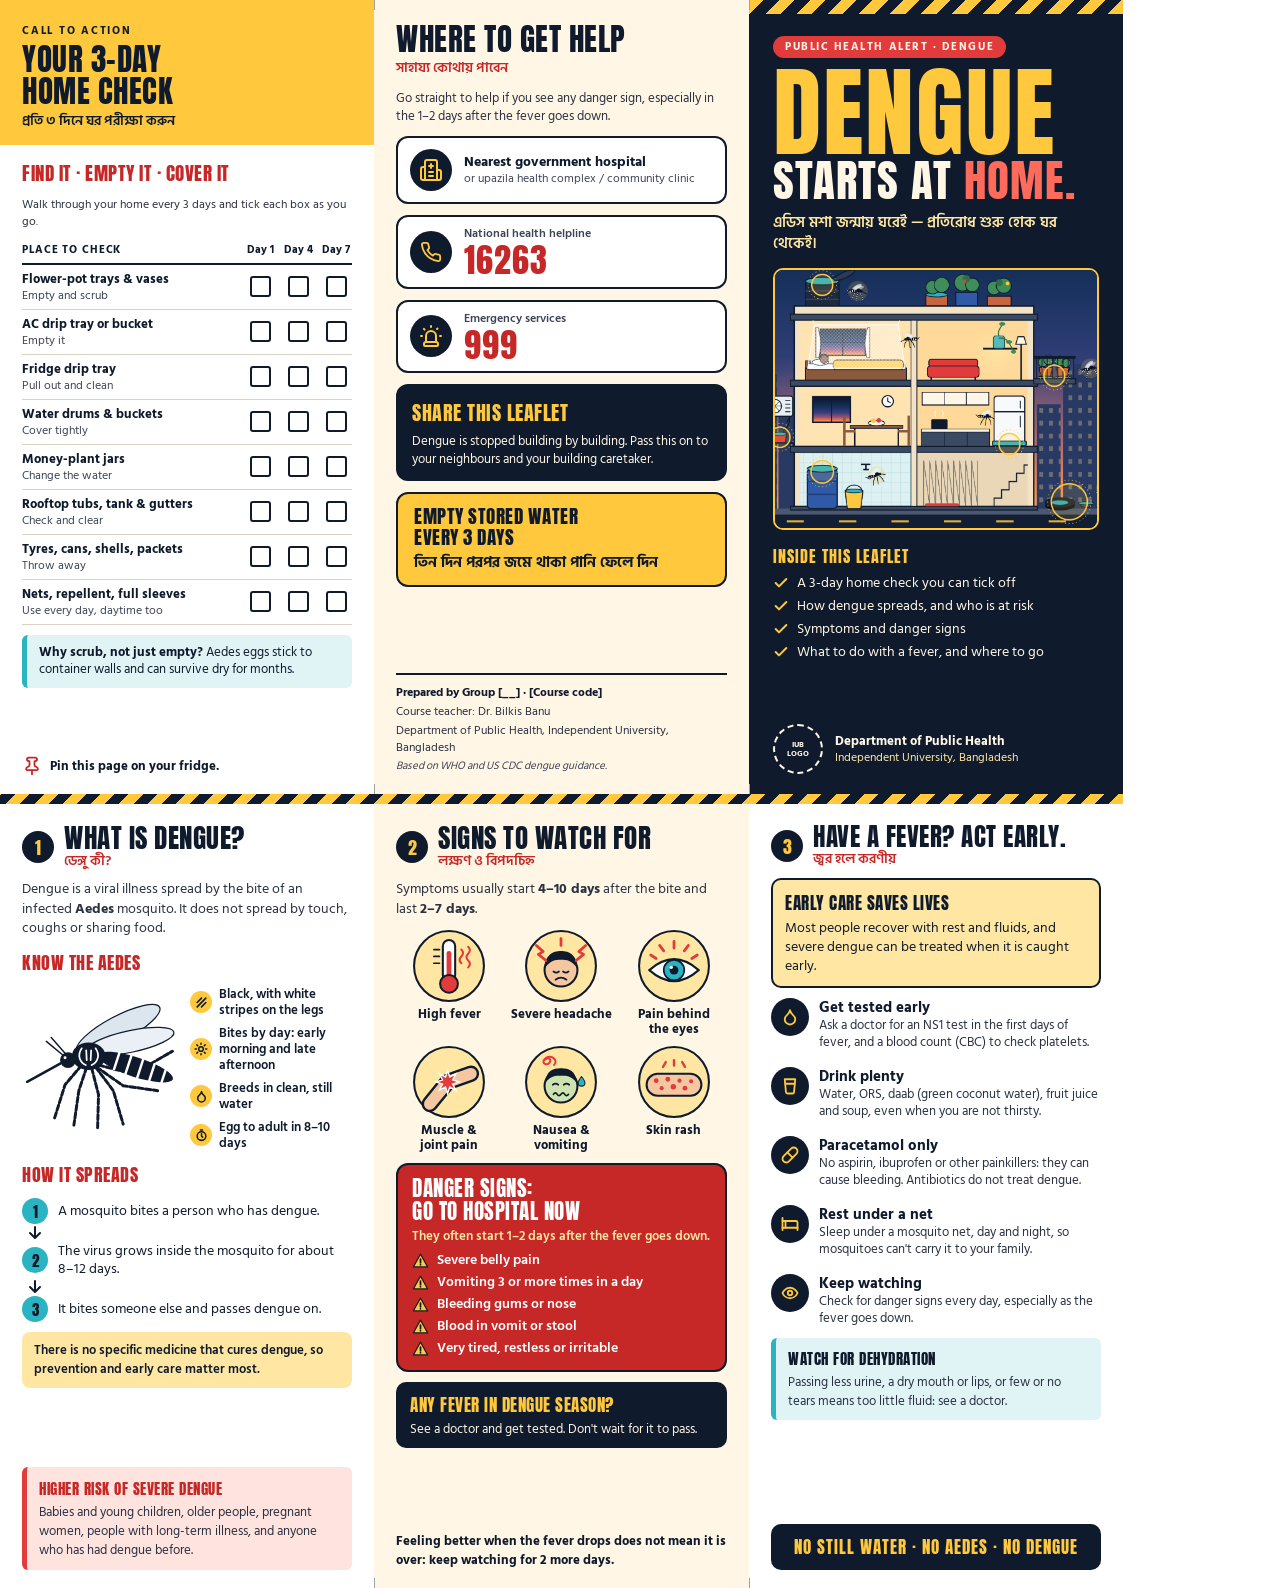
<file: dengue-awareness-poster/leaflet.html>
<!doctype html>
<html lang="en">
<head>
<meta charset="utf-8">
<meta name="viewport" content="width=device-width, initial-scale=1">
<title>Dengue Starts at Home — A4 Tri-fold Leaflet</title>
<link href="fonts/fonts.css" rel="stylesheet">
<style>
  @page { size: 297mm 210mm; margin: 0; }
  html, body { margin: 0; padding: 0; background: #FFFFFF; }
  * { -webkit-print-color-adjust: exact; print-color-adjust: exact; }
  .sheet { width: 1123px; height: 794px; overflow: hidden; break-after: page; page-break-after: always; }
  .sheet:last-child { break-after: auto; page-break-after: auto; }
</style>
</head>
<body>
<div class="sheet" id="outside">
<div style="width:1123px;height:794px;position:relative;overflow:hidden;display:flex;flex-direction:row;background:#FFFFFF;color:#0F1B2D;font-family:'Hind Siliguri',Arial,sans-serif">

  <div style="width:374px;height:794px;box-sizing:border-box;display:flex;flex-direction:column;background:#FFFFFF">
    <div style="background:#FFC83D;padding:22px 22px 14px;display:flex;flex-direction:column;gap:4px">
      <div style="font-size:11px;font-weight:700;letter-spacing:0.16em;color:#0F1B2D">CALL TO ACTION</div>
      <div style="font-family:'Anton',Impact,sans-serif;font-size:31px;line-height:1.02;letter-spacing:0.5px;color:#0F1B2D">YOUR 3-DAY<br>HOME CHECK</div>
      <div style="font-size:14px;line-height:20px;font-weight:600;color:#0F1B2D">প্রতি ৩ দিনে ঘর পরীক্ষা করুন</div>
    </div>
    <div style="flex:1;padding:14px 22px 18px;display:flex;flex-direction:column;gap:10px">
      <div style="font-family:'Anton',Impact,sans-serif;font-size:19px;letter-spacing:0.5px;color:#C62828">FIND IT · EMPTY IT · COVER IT</div>
      <div style="font-size:12px;line-height:1.4;color:#2A3242">Walk through your home every 3 days and tick each box as you go.</div>
      <div style="display:flex;flex-direction:column">
        <div style="display:flex;align-items:center;gap:6px;padding-bottom:4px;border-bottom:2px solid #0F1B2D">
          <div style="flex:1;font-size:11px;font-weight:700;letter-spacing:0.08em;color:#0F1B2D">PLACE TO CHECK</div>
          <div style="width:32px;text-align:center;font-size:11px;font-weight:700;color:#0F1B2D">Day 1</div>
          <div style="width:32px;text-align:center;font-size:11px;font-weight:700;color:#0F1B2D">Day 4</div>
          <div style="width:32px;text-align:center;font-size:11px;font-weight:700;color:#0F1B2D">Day 7</div>
        </div>
        <div style="display:flex;align-items:center;gap:6px;padding:6px 0;border-bottom:1px solid #D9D3C6">
          <div style="flex:1;display:flex;flex-direction:column"><div style="font-size:13px;line-height:17px;font-weight:700">Flower-pot trays &amp; vases</div><div style="font-size:12px;line-height:15px;color:#3D4556">Empty and scrub</div></div>
          <div style="width:32px;display:flex;justify-content:center"><div style="width:17px;height:17px;border:2px solid #0F1B2D;border-radius:3px"></div></div>
          <div style="width:32px;display:flex;justify-content:center"><div style="width:17px;height:17px;border:2px solid #0F1B2D;border-radius:3px"></div></div>
          <div style="width:32px;display:flex;justify-content:center"><div style="width:17px;height:17px;border:2px solid #0F1B2D;border-radius:3px"></div></div>
        </div>
        <div style="display:flex;align-items:center;gap:6px;padding:6px 0;border-bottom:1px solid #D9D3C6">
          <div style="flex:1;display:flex;flex-direction:column"><div style="font-size:13px;line-height:17px;font-weight:700">AC drip tray or bucket</div><div style="font-size:12px;line-height:15px;color:#3D4556">Empty it</div></div>
          <div style="width:32px;display:flex;justify-content:center"><div style="width:17px;height:17px;border:2px solid #0F1B2D;border-radius:3px"></div></div>
          <div style="width:32px;display:flex;justify-content:center"><div style="width:17px;height:17px;border:2px solid #0F1B2D;border-radius:3px"></div></div>
          <div style="width:32px;display:flex;justify-content:center"><div style="width:17px;height:17px;border:2px solid #0F1B2D;border-radius:3px"></div></div>
        </div>
        <div style="display:flex;align-items:center;gap:6px;padding:6px 0;border-bottom:1px solid #D9D3C6">
          <div style="flex:1;display:flex;flex-direction:column"><div style="font-size:13px;line-height:17px;font-weight:700">Fridge drip tray</div><div style="font-size:12px;line-height:15px;color:#3D4556">Pull out and clean</div></div>
          <div style="width:32px;display:flex;justify-content:center"><div style="width:17px;height:17px;border:2px solid #0F1B2D;border-radius:3px"></div></div>
          <div style="width:32px;display:flex;justify-content:center"><div style="width:17px;height:17px;border:2px solid #0F1B2D;border-radius:3px"></div></div>
          <div style="width:32px;display:flex;justify-content:center"><div style="width:17px;height:17px;border:2px solid #0F1B2D;border-radius:3px"></div></div>
        </div>
        <div style="display:flex;align-items:center;gap:6px;padding:6px 0;border-bottom:1px solid #D9D3C6">
          <div style="flex:1;display:flex;flex-direction:column"><div style="font-size:13px;line-height:17px;font-weight:700">Water drums &amp; buckets</div><div style="font-size:12px;line-height:15px;color:#3D4556">Cover tightly</div></div>
          <div style="width:32px;display:flex;justify-content:center"><div style="width:17px;height:17px;border:2px solid #0F1B2D;border-radius:3px"></div></div>
          <div style="width:32px;display:flex;justify-content:center"><div style="width:17px;height:17px;border:2px solid #0F1B2D;border-radius:3px"></div></div>
          <div style="width:32px;display:flex;justify-content:center"><div style="width:17px;height:17px;border:2px solid #0F1B2D;border-radius:3px"></div></div>
        </div>
        <div style="display:flex;align-items:center;gap:6px;padding:6px 0;border-bottom:1px solid #D9D3C6">
          <div style="flex:1;display:flex;flex-direction:column"><div style="font-size:13px;line-height:17px;font-weight:700">Money-plant jars</div><div style="font-size:12px;line-height:15px;color:#3D4556">Change the water</div></div>
          <div style="width:32px;display:flex;justify-content:center"><div style="width:17px;height:17px;border:2px solid #0F1B2D;border-radius:3px"></div></div>
          <div style="width:32px;display:flex;justify-content:center"><div style="width:17px;height:17px;border:2px solid #0F1B2D;border-radius:3px"></div></div>
          <div style="width:32px;display:flex;justify-content:center"><div style="width:17px;height:17px;border:2px solid #0F1B2D;border-radius:3px"></div></div>
        </div>
        <div style="display:flex;align-items:center;gap:6px;padding:6px 0;border-bottom:1px solid #D9D3C6">
          <div style="flex:1;display:flex;flex-direction:column"><div style="font-size:13px;line-height:17px;font-weight:700">Rooftop tubs, tank &amp; gutters</div><div style="font-size:12px;line-height:15px;color:#3D4556">Check and clear</div></div>
          <div style="width:32px;display:flex;justify-content:center"><div style="width:17px;height:17px;border:2px solid #0F1B2D;border-radius:3px"></div></div>
          <div style="width:32px;display:flex;justify-content:center"><div style="width:17px;height:17px;border:2px solid #0F1B2D;border-radius:3px"></div></div>
          <div style="width:32px;display:flex;justify-content:center"><div style="width:17px;height:17px;border:2px solid #0F1B2D;border-radius:3px"></div></div>
        </div>
        <div style="display:flex;align-items:center;gap:6px;padding:6px 0;border-bottom:1px solid #D9D3C6">
          <div style="flex:1;display:flex;flex-direction:column"><div style="font-size:13px;line-height:17px;font-weight:700">Tyres, cans, shells, packets</div><div style="font-size:12px;line-height:15px;color:#3D4556">Throw away</div></div>
          <div style="width:32px;display:flex;justify-content:center"><div style="width:17px;height:17px;border:2px solid #0F1B2D;border-radius:3px"></div></div>
          <div style="width:32px;display:flex;justify-content:center"><div style="width:17px;height:17px;border:2px solid #0F1B2D;border-radius:3px"></div></div>
          <div style="width:32px;display:flex;justify-content:center"><div style="width:17px;height:17px;border:2px solid #0F1B2D;border-radius:3px"></div></div>
        </div>
        <div style="display:flex;align-items:center;gap:6px;padding:6px 0;border-bottom:1px solid #D9D3C6">
          <div style="flex:1;display:flex;flex-direction:column"><div style="font-size:13px;line-height:17px;font-weight:700">Nets, repellent, full sleeves</div><div style="font-size:12px;line-height:15px;color:#3D4556">Use every day, daytime too</div></div>
          <div style="width:32px;display:flex;justify-content:center"><div style="width:17px;height:17px;border:2px solid #0F1B2D;border-radius:3px"></div></div>
          <div style="width:32px;display:flex;justify-content:center"><div style="width:17px;height:17px;border:2px solid #0F1B2D;border-radius:3px"></div></div>
          <div style="width:32px;display:flex;justify-content:center"><div style="width:17px;height:17px;border:2px solid #0F1B2D;border-radius:3px"></div></div>
        </div>
      </div>
      <div style="background:#E0F4F6;border-left:5px solid #2AB3C0;border-radius:6px;padding:9px 12px">
        <div style="font-size:12.5px;line-height:1.4;color:#0F1B2D"><b>Why scrub, not just empty?</b> Aedes eggs stick to container walls and can survive dry for months.</div>
      </div>
      <div style="flex:1"></div>
      <div style="display:flex;align-items:center;gap:8px">
        <svg width="20" height="20" viewBox="0 0 24 24" fill="none" stroke="#C62828" stroke-width="2.2" stroke-linecap="round" stroke-linejoin="round" aria-hidden="true"><path d="M12 17v5"></path><path d="M9 10.76a2 2 0 0 1-1.11 1.79l-1.78.9A2 2 0 0 0 5 15.24V16a1 1 0 0 0 1 1h12a1 1 0 0 0 1-1v-.76a2 2 0 0 0-1.11-1.79l-1.78-.9A2 2 0 0 1 15 10.76V7a1 1 0 0 1 1-1 2 2 0 0 0 0-4H8a2 2 0 0 0 0 4 1 1 0 0 1 1 1z"></path></svg>
        <div style="font-size:12.5px;font-weight:700;color:#0F1B2D">Pin this page on your fridge.</div>
      </div>
    </div>
  </div>

  <div style="width:375px;height:794px;box-sizing:border-box;background:#FFF6E5;padding:24px 22px 20px;display:flex;flex-direction:column;gap:11px">
    <div style="display:flex;flex-direction:column;gap:2px">
      <div style="font-family:'Anton',Impact,sans-serif;font-size:31px;line-height:1.02;letter-spacing:0.5px;color:#0F1B2D">WHERE TO GET HELP</div>
      <div style="font-size:14px;line-height:20px;font-weight:600;color:#C62828">সাহায্য কোথায় পাবেন</div>
    </div>
    <div style="font-size:12.5px;line-height:1.45;color:#2A3242">Go straight to help if you see any danger sign, especially in the 1–2 days after the fever goes down.</div>
    <div style="display:flex;align-items:center;gap:12px;background:#FFFFFF;border:2px solid #0F1B2D;border-radius:12px;padding:11px 12px">
      <div style="width:42px;height:42px;border-radius:50%;background:#0F1B2D;display:flex;align-items:center;justify-content:center;flex:none"><svg width="24" height="24" viewBox="0 0 24 24" fill="none" stroke="#FFC83D" stroke-width="2" stroke-linecap="round" stroke-linejoin="round" aria-hidden="true"><path d="M12 6v4"></path><path d="M14 14h-4"></path><path d="M14 18h-4"></path><path d="M14 8h-4"></path><path d="M18 12h2a2 2 0 0 1 2 2v6a2 2 0 0 1-2 2H4a2 2 0 0 1-2-2v-9a2 2 0 0 1 2-2h2"></path><path d="M18 22V4a2 2 0 0 0-2-2H8a2 2 0 0 0-2 2v18"></path></svg></div>
      <div style="display:flex;flex-direction:column"><div style="font-size:14px;line-height:18px;font-weight:700">Nearest government hospital</div><div style="font-size:12px;line-height:16px;color:#3D4556">or upazila health complex / community clinic</div></div>
    </div>
    <div style="display:flex;align-items:center;gap:12px;background:#FFFFFF;border:2px solid #0F1B2D;border-radius:12px;padding:9px 12px">
      <div style="width:42px;height:42px;border-radius:50%;background:#0F1B2D;display:flex;align-items:center;justify-content:center;flex:none"><svg width="22" height="22" viewBox="0 0 24 24" fill="none" stroke="#FFC83D" stroke-width="2" stroke-linecap="round" stroke-linejoin="round" aria-hidden="true"><path d="M22 16.92v3a2 2 0 0 1-2.18 2 19.79 19.79 0 0 1-8.63-3.07 19.5 19.5 0 0 1-6-6 19.79 19.79 0 0 1-3.07-8.67A2 2 0 0 1 4.11 2h3a2 2 0 0 1 2 1.72 12.84 12.84 0 0 0 .7 2.81 2 2 0 0 1-.45 2.11L8.09 9.91a16 16 0 0 0 6 6l1.27-1.27a2 2 0 0 1 2.11-.45 12.84 12.84 0 0 0 2.81.7A2 2 0 0 1 22 16.92z"></path></svg></div>
      <div style="display:flex;flex-direction:column"><div style="font-size:12px;line-height:16px;font-weight:600;color:#3D4556">National health helpline</div><div style="font-family:'Anton',Impact,sans-serif;font-size:34px;line-height:1.05;letter-spacing:1px;color:#C62828">16263</div></div>
    </div>
    <div style="display:flex;align-items:center;gap:12px;background:#FFFFFF;border:2px solid #0F1B2D;border-radius:12px;padding:9px 12px">
      <div style="width:42px;height:42px;border-radius:50%;background:#0F1B2D;display:flex;align-items:center;justify-content:center;flex:none"><svg width="24" height="24" viewBox="0 0 24 24" fill="none" stroke="#FFC83D" stroke-width="2" stroke-linecap="round" stroke-linejoin="round" aria-hidden="true"><path d="M7 18v-6a5 5 0 1 1 10 0v6"></path><path d="M5 21a1 1 0 0 0 1 1h12a1 1 0 0 0 1-1v-1a2 2 0 0 0-2-2H7a2 2 0 0 0-2 2z"></path><path d="M21 12h1"></path><path d="M18.5 4.5 18 5"></path><path d="M2 12h1"></path><path d="M12 2v1"></path><path d="m4.93 4.93.71.71"></path></svg></div>
      <div style="display:flex;flex-direction:column"><div style="font-size:12px;line-height:16px;font-weight:600;color:#3D4556">Emergency services</div><div style="font-family:'Anton',Impact,sans-serif;font-size:34px;line-height:1.05;letter-spacing:1px;color:#C62828">999</div></div>
    </div>
    <div style="background:#0F1B2D;border-radius:12px;padding:13px 16px;display:flex;flex-direction:column;gap:4px">
      <div style="font-family:'Anton',Impact,sans-serif;font-size:20px;letter-spacing:0.5px;color:#FFC83D">SHARE THIS LEAFLET</div>
      <div style="font-size:12.5px;line-height:1.45;color:#FFF6E5">Dengue is stopped building by building. Pass this on to your neighbours and your building caretaker.</div>
    </div>
    <div style="background:#FFC83D;border:2px solid #0F1B2D;border-radius:12px;padding:12px 16px;display:flex;flex-direction:column;gap:4px">
      <div style="font-family:'Anton',Impact,sans-serif;font-size:19px;line-height:1.1;letter-spacing:0.5px;color:#0F1B2D">EMPTY STORED WATER<br>EVERY 3 DAYS</div>
      <div style="font-size:15px;line-height:21px;font-weight:700;color:#0F1B2D">তিন দিন পরপর জমে থাকা পানি ফেলে দিন</div>
    </div>
    <div style="flex:1"></div>
    <div style="border-top:2px solid #0F1B2D;padding-top:9px;display:flex;flex-direction:column;gap:2px">
      <div style="font-size:12px;line-height:17px;font-weight:700;color:#0F1B2D">Prepared by Group [__] · [Course code]</div>
      <div style="font-size:12px;line-height:17px;color:#2A3242">Course teacher: Dr. Bilkis Banu</div>
      <div style="font-size:12px;line-height:17px;color:#2A3242">Department of Public Health, Independent University, Bangladesh</div>
      <div style="font-size:11px;line-height:16px;font-style:italic;color:#3D4556">Based on WHO and US CDC dengue guidance.</div>
    </div>
  </div>

  <div style="width:374px;height:794px;box-sizing:border-box;background:#0F1B2D;position:relative;display:flex;flex-direction:column">
    <div aria-hidden="true" style="height:14px;background:repeating-linear-gradient(-45deg,#FFC83D 0px,#FFC83D 11px,#0F1B2D 11px,#0F1B2D 22px)"></div>
    <div style="flex:1;padding:22px 24px 20px;display:flex;flex-direction:column;align-items:flex-start">
      <div style="background:#E23B3B;color:#FFF6E5;font-size:11px;line-height:22px;font-weight:700;letter-spacing:0.14em;padding:0 12px;border-radius:12px;white-space:nowrap">PUBLIC HEALTH ALERT · DENGUE</div>
      <div style="margin-top:10px;font-family:'Anton',Impact,sans-serif;font-size:98px;line-height:0.92;letter-spacing:2px;color:#FFC83D">DENGUE</div>
      <div style="font-family:'Anton',Impact,sans-serif;font-size:45px;line-height:1.02;letter-spacing:1px;color:#FFF6E5;white-space:nowrap">STARTS AT <span style="color:#FF6B5B">HOME.</span></div>
      <div style="margin-top:8px;font-size:14.5px;line-height:21px;font-weight:600;color:#FFE7A3">এডিস মশা জন্মায় ঘরেই — প্রতিরোধ শুরু হোক ঘর থেকেই।</div>
      <img src="leaflet-cover-scene.png" alt="A Dhaka apartment building at dusk, cut open, with yellow rings on six mosquito breeding spots" style="margin-top:14px;width:326px;height:262px;object-fit:cover;border-radius:10px;border:2px solid #FFC83D;box-sizing:border-box;display:block">
      <div style="margin-top:14px;font-family:'Anton',Impact,sans-serif;font-size:16px;letter-spacing:1px;color:#FFC83D">INSIDE THIS LEAFLET</div>
      <div style="margin-top:6px;display:flex;flex-direction:column;gap:5px">
        <div style="display:flex;align-items:center;gap:8px"><svg width="16" height="16" viewBox="0 0 24 24" fill="none" stroke="#FFC83D" stroke-width="3" stroke-linecap="round" stroke-linejoin="round" aria-hidden="true"><path d="M20 6 9 17l-5-5"></path></svg><div style="font-size:13.5px;line-height:18px;color:#FFF6E5">A 3-day home check you can tick off</div></div>
        <div style="display:flex;align-items:center;gap:8px"><svg width="16" height="16" viewBox="0 0 24 24" fill="none" stroke="#FFC83D" stroke-width="3" stroke-linecap="round" stroke-linejoin="round" aria-hidden="true"><path d="M20 6 9 17l-5-5"></path></svg><div style="font-size:13.5px;line-height:18px;color:#FFF6E5">How dengue spreads, and who is at risk</div></div>
        <div style="display:flex;align-items:center;gap:8px"><svg width="16" height="16" viewBox="0 0 24 24" fill="none" stroke="#FFC83D" stroke-width="3" stroke-linecap="round" stroke-linejoin="round" aria-hidden="true"><path d="M20 6 9 17l-5-5"></path></svg><div style="font-size:13.5px;line-height:18px;color:#FFF6E5">Symptoms and danger signs</div></div>
        <div style="display:flex;align-items:center;gap:8px"><svg width="16" height="16" viewBox="0 0 24 24" fill="none" stroke="#FFC83D" stroke-width="3" stroke-linecap="round" stroke-linejoin="round" aria-hidden="true"><path d="M20 6 9 17l-5-5"></path></svg><div style="font-size:13.5px;line-height:18px;color:#FFF6E5">What to do with a fever, and where to go</div></div>
      </div>
      <div style="flex:1"></div>
      <div style="display:flex;align-items:center;gap:12px">
        <div style="width:46px;height:46px;border-radius:50%;border:2px dashed #FFF6E5;display:flex;align-items:center;justify-content:center;font-size:8px;line-height:9px;font-weight:700;color:#FFF6E5;text-align:center;flex:none">IUB<br>LOGO</div>
        <div style="display:flex;flex-direction:column"><div style="font-size:13px;line-height:18px;font-weight:700;color:#FFF6E5">Department of Public Health</div><div style="font-size:12px;line-height:16px;color:#FFE7A3">Independent University, Bangladesh</div></div>
      </div>
    </div>
  </div>

  <div aria-hidden="true" style="position:absolute;left:374px;top:0;width:1px;height:10px;background:#9AA3A0"></div>
  <div aria-hidden="true" style="position:absolute;left:374px;bottom:0;width:1px;height:10px;background:#9AA3A0"></div>
  <div aria-hidden="true" style="position:absolute;left:749px;top:0;width:1px;height:10px;background:#9AA3A0"></div>
  <div aria-hidden="true" style="position:absolute;left:749px;bottom:0;width:1px;height:10px;background:#9AA3A0"></div>
</div>
</div>
<div class="sheet" id="inside">
<div style="width:1123px;height:794px;position:relative;overflow:hidden;background:#FFFFFF;color:#0F1B2D;font-family:'Hind Siliguri',Arial,sans-serif">
  <div aria-hidden="true" style="position:absolute;left:0;top:0;width:1123px;height:10px;background:repeating-linear-gradient(-45deg,#FFC83D 0px,#FFC83D 10px,#0F1B2D 10px,#0F1B2D 20px)"></div>
  <div style="position:absolute;left:0;top:10px;width:1123px;height:784px;display:flex;flex-direction:row">

    <div style="width:374px;height:784px;box-sizing:border-box;padding:20px 22px 18px;display:flex;flex-direction:column;gap:10px">
      <div style="display:flex;align-items:center;gap:10px">
        <div style="width:32px;height:32px;border-radius:50%;background:#0F1B2D;display:flex;align-items:center;justify-content:center;font-family:'Anton',Impact,sans-serif;font-size:18px;color:#FFC83D;flex:none">1</div>
        <div style="display:flex;flex-direction:column"><div style="font-family:'Anton',Impact,sans-serif;font-size:27px;line-height:1.05;letter-spacing:0.5px">WHAT IS DENGUE?</div><div style="font-size:13.5px;line-height:18px;font-weight:600;color:#C62828">ডেঙ্গু কী?</div></div>
      </div>
      <div style="font-size:13.5px;line-height:1.45;color:#2A3242">Dengue is a viral illness spread by the bite of an infected <b>Aedes</b> mosquito. It does not spread by touch, coughs or sharing food.</div>
      <div style="font-family:'Anton',Impact,sans-serif;font-size:18px;letter-spacing:0.5px;color:#C62828">KNOW THE AEDES</div>
      <div style="display:flex;align-items:center;gap:10px">
        <svg width="158" height="133" viewBox="-135 -110 320 270" aria-hidden="true" style="flex:none">
          <ellipse cx="60" cy="-55" rx="95" ry="26" transform="rotate(-28 60 -55)" fill="#DCE6EF" stroke="#0F1B2D" stroke-width="2.5"></ellipse>
          <ellipse cx="85" cy="-30" rx="90" ry="22" transform="rotate(-12 85 -30)" fill="#EAF0F5" stroke="#0F1B2D" stroke-width="2.5"></ellipse>
          <g fill="none" stroke="#0F1B2D" stroke-width="6" stroke-linecap="round" stroke-linejoin="round" stroke-dasharray="11 5">
            <path d="M-14 18 L-48 58 L-70 128"></path>
            <path d="M-4 22 L-20 70 L-30 140"></path>
            <path d="M6 24 L20 78 L18 150"></path>
            <path d="M14 22 L50 70 L70 138"></path>
            <path d="M20 18 L90 36 L170 -10"></path>
            <path d="M16 22 L70 60 L140 70"></path>
          </g>
          <ellipse cx="95" cy="22" rx="80" ry="20" transform="rotate(18 95 22)" fill="#0F1B2D"></ellipse>
          <g stroke="#FFFFFF" stroke-width="5" stroke-linecap="round">
            <line x1="62.3" y1="-6.8" x2="51.6" y2="26.1"></line>
            <line x1="86.8" y1="-1.2" x2="74.6" y2="36"></line>
            <line x1="110.6" y1="6.3" x2="98.4" y2="43.9"></line>
            <line x1="133.7" y1="16.3" x2="122.9" y2="49.4"></line>
            <line x1="156.1" y1="28.1" x2="147.9" y2="53.2"></line>
          </g>
          <ellipse cx="0" cy="0" rx="34" ry="28" fill="#0F1B2D"></ellipse>
          <path d="M-14 -16 C -24 -2 -18 12 -6 18 M14 -16 C 24 -2 18 12 6 18 M-5 -12 L-4 8 M5 -12 L4 8" fill="none" stroke="#FFFFFF" stroke-width="3.5" stroke-linecap="round"></path>
          <circle cx="-42" cy="8" r="16" fill="#0F1B2D"></circle>
          <circle cx="-48" cy="3" r="3" fill="#FFFFFF"></circle>
          <path d="M-56 14 L-125 52" fill="none" stroke="#0F1B2D" stroke-width="5" stroke-linecap="round"></path>
          <path d="M-52 -2 L-86 -30 M-48 -6 L-76 -38" fill="none" stroke="#0F1B2D" stroke-width="3" stroke-linecap="round"></path>
        </svg>
        <div style="flex:1;display:flex;flex-direction:column;gap:7px">
          <div style="display:flex;align-items:center;gap:7px"><div style="width:22px;height:22px;border-radius:50%;background:#FFC83D;display:flex;align-items:center;justify-content:center;flex:none"><svg width="13" height="13" viewBox="0 0 24 24" fill="none" stroke="#0F1B2D" stroke-width="3" stroke-linecap="round" aria-hidden="true"><path d="M4 20 20 4M4 12 12 4M12 20 20 12"></path></svg></div><div style="font-size:13px;line-height:16px;font-weight:600">Black, with white stripes on the legs</div></div>
          <div style="display:flex;align-items:center;gap:7px"><div style="width:22px;height:22px;border-radius:50%;background:#FFC83D;display:flex;align-items:center;justify-content:center;flex:none"><svg width="14" height="14" viewBox="0 0 24 24" fill="none" stroke="#0F1B2D" stroke-width="2.6" stroke-linecap="round" aria-hidden="true"><circle cx="12" cy="12" r="4"></circle><path d="M12 2v2M12 20v2M4.93 4.93l1.41 1.41M17.66 17.66l1.41 1.41M2 12h2M20 12h2M6.34 17.66l-1.41 1.41M19.07 4.93l-1.41 1.41"></path></svg></div><div style="font-size:13px;line-height:16px;font-weight:600">Bites by day: early morning and late afternoon</div></div>
          <div style="display:flex;align-items:center;gap:7px"><div style="width:22px;height:22px;border-radius:50%;background:#FFC83D;display:flex;align-items:center;justify-content:center;flex:none"><svg width="13" height="13" viewBox="0 0 24 24" fill="none" stroke="#0F1B2D" stroke-width="2.8" stroke-linecap="round" stroke-linejoin="round" aria-hidden="true"><path d="M12 22a7 7 0 0 0 7-7c0-2-1-3.9-3-5.5s-3.5-4-4-6.5c-.5 2.5-2 4.9-4 6.5C6 11.1 5 13 5 15a7 7 0 0 0 7 7z"></path></svg></div><div style="font-size:13px;line-height:16px;font-weight:600">Breeds in clean, still water</div></div>
          <div style="display:flex;align-items:center;gap:7px"><div style="width:22px;height:22px;border-radius:50%;background:#FFC83D;display:flex;align-items:center;justify-content:center;flex:none"><svg width="13" height="13" viewBox="0 0 24 24" fill="none" stroke="#0F1B2D" stroke-width="2.8" stroke-linecap="round" stroke-linejoin="round" aria-hidden="true"><circle cx="12" cy="13" r="8"></circle><path d="M12 9v4l2 2"></path><path d="M10 2h4"></path></svg></div><div style="font-size:13px;line-height:16px;font-weight:600">Egg to adult in 8–10 days</div></div>
        </div>
      </div>
      <div style="font-family:'Anton',Impact,sans-serif;font-size:18px;letter-spacing:0.5px;color:#C62828">HOW IT SPREADS</div>
      <div style="display:flex;flex-direction:column;gap:2px">
        <div style="display:flex;align-items:center;gap:10px"><div style="width:26px;height:26px;border-radius:50%;background:#2AB3C0;display:flex;align-items:center;justify-content:center;font-family:'Anton',Impact,sans-serif;font-size:15px;color:#0F1B2D;flex:none">1</div><div style="font-size:13.5px;line-height:18px">A mosquito bites a person who has dengue.</div></div>
        <svg width="26" height="14" viewBox="0 0 26 14" aria-hidden="true"><path d="M13 1 V11 M8 7 L13 12 L18 7" fill="none" stroke="#0F1B2D" stroke-width="2" stroke-linecap="round" stroke-linejoin="round"></path></svg>
        <div style="display:flex;align-items:center;gap:10px"><div style="width:26px;height:26px;border-radius:50%;background:#2AB3C0;display:flex;align-items:center;justify-content:center;font-family:'Anton',Impact,sans-serif;font-size:15px;color:#0F1B2D;flex:none">2</div><div style="font-size:13.5px;line-height:18px">The virus grows inside the mosquito for about 8–12 days.</div></div>
        <svg width="26" height="14" viewBox="0 0 26 14" aria-hidden="true"><path d="M13 1 V11 M8 7 L13 12 L18 7" fill="none" stroke="#0F1B2D" stroke-width="2" stroke-linecap="round" stroke-linejoin="round"></path></svg>
        <div style="display:flex;align-items:center;gap:10px"><div style="width:26px;height:26px;border-radius:50%;background:#2AB3C0;display:flex;align-items:center;justify-content:center;font-family:'Anton',Impact,sans-serif;font-size:15px;color:#0F1B2D;flex:none">3</div><div style="font-size:13.5px;line-height:18px">It bites someone else and passes dengue on.</div></div>
      </div>
      <div style="background:#FFE7A3;border-radius:8px;padding:9px 12px;font-size:13px;line-height:1.45;font-weight:600;color:#0F1B2D">There is no specific medicine that cures dengue, so prevention and early care matter most.</div>
      <div style="flex:1"></div>
      <div style="background:#FFE3DE;border-left:5px solid #E23B3B;border-radius:6px;padding:10px 12px;display:flex;flex-direction:column;gap:3px">
        <div style="font-family:'Anton',Impact,sans-serif;font-size:15px;letter-spacing:0.5px;color:#C62828">HIGHER RISK OF SEVERE DENGUE</div>
        <div style="font-size:13px;line-height:1.45;color:#2A3242">Babies and young children, older people, pregnant women, people with long-term illness, and anyone who has had dengue before.</div>
      </div>
    </div>

    <div style="width:375px;height:784px;box-sizing:border-box;padding:20px 22px 18px;background:#FFF6E5;display:flex;flex-direction:column;gap:10px">
      <div style="display:flex;align-items:center;gap:10px">
        <div style="width:32px;height:32px;border-radius:50%;background:#0F1B2D;display:flex;align-items:center;justify-content:center;font-family:'Anton',Impact,sans-serif;font-size:18px;color:#FFC83D;flex:none">2</div>
        <div style="display:flex;flex-direction:column"><div style="font-family:'Anton',Impact,sans-serif;font-size:27px;line-height:1.05;letter-spacing:0.5px">SIGNS TO WATCH FOR</div><div style="font-size:13.5px;line-height:18px;font-weight:600;color:#C62828">লক্ষণ ও বিপদচিহ্ন</div></div>
      </div>
      <div style="font-size:13.5px;line-height:1.45;color:#2A3242">Symptoms usually start <b>4–10 days</b> after the bite and last <b>2–7 days</b>.</div>
      <div style="display:grid;grid-template-columns:repeat(3,minmax(0,1fr));row-gap:8px;column-gap:6px">
        <div style="display:flex;flex-direction:column;align-items:center;gap:4px;text-align:center">
          <svg width="74" height="74" viewBox="0 0 108 108" aria-hidden="true"><circle cx="54" cy="54" r="51" fill="#FFE7A3" stroke="#0F1B2D" stroke-width="3"></circle><rect x="45" y="16" width="18" height="60" rx="9" fill="#FFFFFF" stroke="#0F1B2D" stroke-width="3"></rect><rect x="50.5" y="32" width="7" height="46" rx="3.5" fill="#E23B3B"></rect><circle cx="54" cy="80" r="13" fill="#E23B3B" stroke="#0F1B2D" stroke-width="3"></circle><path d="M72 30 q5 5 0 10 q-5 5 0 10 M82 26 q5 5 0 10 q-5 5 0 10 q5 5 0 10" fill="none" stroke="#E23B3B" stroke-width="3" stroke-linecap="round"></path><path d="M32 30 H40 M32 40 H40 M32 50 H40" stroke="#0F1B2D" stroke-width="2.5" stroke-linecap="round"></path></svg>
          <div style="font-size:13px;line-height:15px;font-weight:700">High fever</div>
        </div>
        <div style="display:flex;flex-direction:column;align-items:center;gap:4px;text-align:center">
          <svg width="74" height="74" viewBox="0 0 108 108" aria-hidden="true"><circle cx="54" cy="54" r="51" fill="#FFE7A3" stroke="#0F1B2D" stroke-width="3"></circle><circle cx="54" cy="60" r="24" fill="#F4C7A1" stroke="#0F1B2D" stroke-width="3"></circle><path d="M30 58 C30 38 42 32 54 32 C66 32 78 38 78 58 C72 48 64 44 54 45 C44 44 36 48 30 58 Z" fill="#0F1B2D"></path><path d="M43 62 q4 3 8 0 M57 62 q4 3 8 0" fill="none" stroke="#0F1B2D" stroke-width="2.5" stroke-linecap="round"></path><path d="M46 74 q8 -6 16 0" fill="none" stroke="#0F1B2D" stroke-width="2.5" stroke-linecap="round"></path><polyline points="18,24 28,33 21,37 32,46" fill="none" stroke="#E23B3B" stroke-width="4" stroke-linecap="round" stroke-linejoin="round"></polyline><polyline points="90,24 80,33 87,37 76,46" fill="none" stroke="#E23B3B" stroke-width="4" stroke-linecap="round" stroke-linejoin="round"></polyline><path d="M54 14 V24" stroke="#E23B3B" stroke-width="4" stroke-linecap="round"></path></svg>
          <div style="font-size:13px;line-height:15px;font-weight:700">Severe headache</div>
        </div>
        <div style="display:flex;flex-direction:column;align-items:center;gap:4px;text-align:center">
          <svg width="74" height="74" viewBox="0 0 108 108" aria-hidden="true"><circle cx="54" cy="54" r="51" fill="#FFE7A3" stroke="#0F1B2D" stroke-width="3"></circle><path d="M18 60 Q54 28 90 60 Q54 92 18 60 Z" fill="#FFFFFF" stroke="#0F1B2D" stroke-width="3"></path><circle cx="54" cy="60" r="15" fill="#2AB3C0" stroke="#0F1B2D" stroke-width="2.5"></circle><circle cx="54" cy="60" r="6.5" fill="#0F1B2D"></circle><circle cx="50" cy="56" r="2.5" fill="#FFFFFF"></circle><path d="M54 18 V28 M33 24 L39 32 M75 24 L69 32 M20 38 L28 43 M88 38 L80 43" stroke="#E23B3B" stroke-width="4" stroke-linecap="round"></path></svg>
          <div style="font-size:13px;line-height:15px;font-weight:700">Pain behind<br>the eyes</div>
        </div>
        <div style="display:flex;flex-direction:column;align-items:center;gap:4px;text-align:center">
          <svg width="74" height="74" viewBox="0 0 108 108" aria-hidden="true"><circle cx="54" cy="54" r="51" fill="#FFE7A3" stroke="#0F1B2D" stroke-width="3"></circle><path d="M26 86 L52 54 L86 42" fill="none" stroke="#0F1B2D" stroke-width="24" stroke-linecap="round" stroke-linejoin="round"></path><path d="M26 86 L52 54 L86 42" fill="none" stroke="#F4C7A1" stroke-width="17" stroke-linecap="round" stroke-linejoin="round"></path><polygon points="69,54 59.4,50.9 64,42 55.1,46.6 52,37 48.9,46.6 40,42 44.6,50.9 35,54 44.6,57.1 40,66 48.9,61.4 52,71 55.1,61.4 64,66 59.4,57.1" fill="#E23B3B" stroke="#FFFFFF" stroke-width="2"></polygon></svg>
          <div style="font-size:13px;line-height:15px;font-weight:700">Muscle &amp;<br>joint pain</div>
        </div>
        <div style="display:flex;flex-direction:column;align-items:center;gap:4px;text-align:center">
          <svg width="74" height="74" viewBox="0 0 108 108" aria-hidden="true"><circle cx="54" cy="54" r="51" fill="#FFE7A3" stroke="#0F1B2D" stroke-width="3"></circle><circle cx="54" cy="60" r="24" fill="#CFE3B0" stroke="#0F1B2D" stroke-width="3"></circle><path d="M32 54 C32 38 42 34 54 34 C66 34 76 38 76 54 C70 46 62 44 54 45 C46 44 38 46 32 54 Z" fill="#0F1B2D"></path><path d="M42 58 q4 -3 8 0 M58 58 q4 -3 8 0" fill="none" stroke="#0F1B2D" stroke-width="2.5" stroke-linecap="round"></path><path d="M43 72 q3 -4 5.5 0 q2.5 4 5.5 0 q3 -4 5.5 0 q2.5 4 5.5 0" fill="none" stroke="#0F1B2D" stroke-width="2.5" stroke-linecap="round"></path><path d="M84 46 c3 4 5 7 5 9 a5 5 0 0 1 -10 0 c0 -2 2 -5 5 -9 z" fill="#2AB3C0" stroke="#0F1B2D" stroke-width="1.5"></path><path d="M30 22 c6 -6 12 0 6 5 c-5 4 -12 -3 -4 -8 c9 -5 18 3 12 10" fill="none" stroke="#E23B3B" stroke-width="3" stroke-linecap="round"></path></svg>
          <div style="font-size:13px;line-height:15px;font-weight:700">Nausea &amp;<br>vomiting</div>
        </div>
        <div style="display:flex;flex-direction:column;align-items:center;gap:4px;text-align:center">
          <svg width="74" height="74" viewBox="0 0 108 108" aria-hidden="true"><circle cx="54" cy="54" r="51" fill="#FFE7A3" stroke="#0F1B2D" stroke-width="3"></circle><rect x="14" y="42" width="80" height="32" rx="16" fill="#F4C7A1" stroke="#0F1B2D" stroke-width="3"></rect><g fill="#E23B3B"><circle cx="28" cy="52" r="3.5"></circle><circle cx="36" cy="63" r="3"></circle><circle cx="45" cy="50" r="3.5"></circle><circle cx="53" cy="61" r="4"></circle><circle cx="62" cy="52" r="3"></circle><circle cx="70" cy="63" r="3.5"></circle><circle cx="79" cy="53" r="3"></circle></g><path d="M38 32 l4 -7 M54 30 v-8 M70 32 l-4 -7" stroke="#E23B3B" stroke-width="3.5" stroke-linecap="round"></path></svg>
          <div style="font-size:13px;line-height:15px;font-weight:700">Skin rash</div>
        </div>
      </div>
      <div style="background:#C62828;border:2px solid #0F1B2D;border-radius:12px;padding:12px 14px;display:flex;flex-direction:column;gap:6px">
        <div style="font-family:'Anton',Impact,sans-serif;font-size:21px;line-height:1.05;letter-spacing:0.5px;color:#FFFFFF">DANGER SIGNS:<br>GO TO HOSPITAL NOW</div>
        <div style="font-size:12.5px;line-height:1.4;font-weight:600;color:#FFE7A3">They often start 1–2 days after the fever goes down.</div>
        <div style="display:flex;flex-direction:column;gap:3px">
          <div style="display:flex;align-items:center;gap:8px"><svg width="17" height="17" viewBox="0 0 24 24" aria-hidden="true" style="flex:none"><path d="M12 3 2 21h20z" fill="#FFC83D" stroke="#0F1B2D" stroke-width="1.5" stroke-linejoin="round"></path><path d="M12 10v5M12 18h.01" stroke="#0F1B2D" stroke-width="2.5" stroke-linecap="round"></path></svg><div style="font-size:13.5px;line-height:19px;font-weight:600;color:#FFFFFF">Severe belly pain</div></div>
          <div style="display:flex;align-items:center;gap:8px"><svg width="17" height="17" viewBox="0 0 24 24" aria-hidden="true" style="flex:none"><path d="M12 3 2 21h20z" fill="#FFC83D" stroke="#0F1B2D" stroke-width="1.5" stroke-linejoin="round"></path><path d="M12 10v5M12 18h.01" stroke="#0F1B2D" stroke-width="2.5" stroke-linecap="round"></path></svg><div style="font-size:13.5px;line-height:19px;font-weight:600;color:#FFFFFF">Vomiting 3 or more times in a day</div></div>
          <div style="display:flex;align-items:center;gap:8px"><svg width="17" height="17" viewBox="0 0 24 24" aria-hidden="true" style="flex:none"><path d="M12 3 2 21h20z" fill="#FFC83D" stroke="#0F1B2D" stroke-width="1.5" stroke-linejoin="round"></path><path d="M12 10v5M12 18h.01" stroke="#0F1B2D" stroke-width="2.5" stroke-linecap="round"></path></svg><div style="font-size:13.5px;line-height:19px;font-weight:600;color:#FFFFFF">Bleeding gums or nose</div></div>
          <div style="display:flex;align-items:center;gap:8px"><svg width="17" height="17" viewBox="0 0 24 24" aria-hidden="true" style="flex:none"><path d="M12 3 2 21h20z" fill="#FFC83D" stroke="#0F1B2D" stroke-width="1.5" stroke-linejoin="round"></path><path d="M12 10v5M12 18h.01" stroke="#0F1B2D" stroke-width="2.5" stroke-linecap="round"></path></svg><div style="font-size:13.5px;line-height:19px;font-weight:600;color:#FFFFFF">Blood in vomit or stool</div></div>
          <div style="display:flex;align-items:center;gap:8px"><svg width="17" height="17" viewBox="0 0 24 24" aria-hidden="true" style="flex:none"><path d="M12 3 2 21h20z" fill="#FFC83D" stroke="#0F1B2D" stroke-width="1.5" stroke-linejoin="round"></path><path d="M12 10v5M12 18h.01" stroke="#0F1B2D" stroke-width="2.5" stroke-linecap="round"></path></svg><div style="font-size:13.5px;line-height:19px;font-weight:600;color:#FFFFFF">Very tired, restless or irritable</div></div>
        </div>
      </div>
      <div style="background:#0F1B2D;border-radius:10px;padding:10px 14px;display:flex;flex-direction:column;gap:2px"><div style="font-family:'Anton',Impact,sans-serif;font-size:17px;letter-spacing:0.5px;color:#FFC83D">ANY FEVER IN DENGUE SEASON?</div><div style="font-size:13px;line-height:1.4;color:#FFF6E5">See a doctor and get tested. Don't wait for it to pass.</div></div>
      <div style="flex:1"></div>
      <div style="font-size:13px;line-height:1.45;font-weight:700;color:#0F1B2D">Feeling better when the fever drops does not mean it is over: keep watching for 2 more days.</div>
    </div>

    <div style="width:374px;height:784px;box-sizing:border-box;padding:20px 22px 18px;display:flex;flex-direction:column;gap:10px">
      <div style="display:flex;align-items:center;gap:10px">
        <div style="width:32px;height:32px;border-radius:50%;background:#0F1B2D;display:flex;align-items:center;justify-content:center;font-family:'Anton',Impact,sans-serif;font-size:18px;color:#FFC83D;flex:none">3</div>
        <div style="display:flex;flex-direction:column"><div style="font-family:'Anton',Impact,sans-serif;font-size:25px;line-height:1.05;letter-spacing:0.5px;white-space:nowrap">HAVE A FEVER? ACT EARLY.</div><div style="font-size:13.5px;line-height:18px;font-weight:600;color:#C62828">জ্বর হলে করণীয়</div></div>
      </div>
      <div style="background:#FFE7A3;border:2px solid #0F1B2D;border-radius:10px;padding:10px 12px;display:flex;flex-direction:column;gap:3px">
        <div style="font-family:'Anton',Impact,sans-serif;font-size:17px;letter-spacing:0.5px;color:#0F1B2D">EARLY CARE SAVES LIVES</div>
        <div style="font-size:13.5px;line-height:1.4;color:#0F1B2D">Most people recover with rest and fluids, and severe dengue can be treated when it is caught early.</div>
      </div>
      <div style="display:flex;flex-direction:column;gap:15px">
        <div style="display:flex;align-items:flex-start;gap:10px">
          <div style="width:38px;height:38px;border-radius:50%;background:#0F1B2D;display:flex;align-items:center;justify-content:center;flex:none"><svg width="18" height="18" viewBox="0 0 24 24" fill="none" stroke="#FFC83D" stroke-width="2.4" stroke-linecap="round" stroke-linejoin="round" aria-hidden="true"><path d="M12 22a7 7 0 0 0 7-7c0-2-1-3.9-3-5.5s-3.5-4-4-6.5c-.5 2.5-2 4.9-4 6.5C6 11.1 5 13 5 15a7 7 0 0 0 7 7z"></path></svg></div>
          <div style="flex:1;display:flex;flex-direction:column"><div style="font-size:14.5px;line-height:19px;font-weight:700">Get tested early</div><div style="font-size:13px;line-height:17.5px;color:#2A3242">Ask a doctor for an NS1 test in the first days of fever, and a blood count (CBC) to check platelets.</div></div>
        </div>
        <div style="display:flex;align-items:flex-start;gap:10px">
          <div style="width:38px;height:38px;border-radius:50%;background:#0F1B2D;display:flex;align-items:center;justify-content:center;flex:none"><svg width="18" height="18" viewBox="0 0 24 24" fill="none" stroke="#FFC83D" stroke-width="2.4" stroke-linecap="round" stroke-linejoin="round" aria-hidden="true"><path d="M5 3h14l-1.6 17.2a2 2 0 0 1-2 1.8H8.6a2 2 0 0 1-2-1.8z"></path><path d="M6 9h12"></path></svg></div>
          <div style="flex:1;display:flex;flex-direction:column"><div style="font-size:14.5px;line-height:19px;font-weight:700">Drink plenty</div><div style="font-size:13px;line-height:17.5px;color:#2A3242">Water, ORS, daab (green coconut water), fruit juice and soup, even when you are not thirsty.</div></div>
        </div>
        <div style="display:flex;align-items:flex-start;gap:10px">
          <div style="width:38px;height:38px;border-radius:50%;background:#0F1B2D;display:flex;align-items:center;justify-content:center;flex:none"><svg width="18" height="18" viewBox="0 0 24 24" fill="none" stroke="#FFC83D" stroke-width="2.4" stroke-linecap="round" stroke-linejoin="round" aria-hidden="true"><path d="m10.5 20.5 10-10a4.95 4.95 0 1 0-7-7l-10 10a4.95 4.95 0 1 0 7 7Z"></path><path d="m8.5 8.5 7 7"></path></svg></div>
          <div style="flex:1;display:flex;flex-direction:column"><div style="font-size:14.5px;line-height:19px;font-weight:700">Paracetamol only</div><div style="font-size:13px;line-height:17.5px;color:#2A3242">No aspirin, ibuprofen or other painkillers: they can cause bleeding. Antibiotics do not treat dengue.</div></div>
        </div>
        <div style="display:flex;align-items:flex-start;gap:10px">
          <div style="width:38px;height:38px;border-radius:50%;background:#0F1B2D;display:flex;align-items:center;justify-content:center;flex:none"><svg width="18" height="18" viewBox="0 0 24 24" fill="none" stroke="#FFC83D" stroke-width="2.4" stroke-linecap="round" stroke-linejoin="round" aria-hidden="true"><path d="M2 4v16"></path><path d="M2 8h18a2 2 0 0 1 2 2v10"></path><path d="M2 17h20"></path><path d="M6 8v9"></path></svg></div>
          <div style="flex:1;display:flex;flex-direction:column"><div style="font-size:14.5px;line-height:19px;font-weight:700">Rest under a net</div><div style="font-size:13px;line-height:17.5px;color:#2A3242">Sleep under a mosquito net, day and night, so mosquitoes can't carry it to your family.</div></div>
        </div>
        <div style="display:flex;align-items:flex-start;gap:10px">
          <div style="width:38px;height:38px;border-radius:50%;background:#0F1B2D;display:flex;align-items:center;justify-content:center;flex:none"><svg width="18" height="18" viewBox="0 0 24 24" fill="none" stroke="#FFC83D" stroke-width="2.4" stroke-linecap="round" stroke-linejoin="round" aria-hidden="true"><path d="M2 12s3-7 10-7 10 7 10 7-3 7-10 7-10-7-10-7Z"></path><circle cx="12" cy="12" r="3"></circle></svg></div>
          <div style="flex:1;display:flex;flex-direction:column"><div style="font-size:14.5px;line-height:19px;font-weight:700">Keep watching</div><div style="font-size:13px;line-height:17.5px;color:#2A3242">Check for danger signs every day, especially as the fever goes down.</div></div>
        </div>
      </div>
      <div style="background:#E0F4F6;border-left:5px solid #2AB3C0;border-radius:6px;padding:9px 12px;display:flex;flex-direction:column;gap:3px">
        <div style="font-family:'Anton',Impact,sans-serif;font-size:15px;letter-spacing:0.5px;color:#0F1B2D">WATCH FOR DEHYDRATION</div>
        <div style="font-size:13px;line-height:1.45;color:#2A3242">Passing less urine, a dry mouth or lips, or few or no tears means too little fluid: see a doctor.</div>
      </div>
      <div style="flex:1"></div>
      <div style="background:#0F1B2D;border-radius:10px;padding:10px 14px;display:flex;align-items:center;justify-content:center">
        <div style="font-family:'Anton',Impact,sans-serif;font-size:17px;letter-spacing:1px;color:#FFC83D;text-align:center">NO STILL WATER · NO AEDES · NO DENGUE</div>
      </div>
    </div>
  </div>
  <div aria-hidden="true" style="position:absolute;left:374px;bottom:0;width:1px;height:10px;background:#9AA3A0"></div>
  <div aria-hidden="true" style="position:absolute;left:749px;bottom:0;width:1px;height:10px;background:#9AA3A0"></div>
</div>
</div>
</body>
</html>
</file>
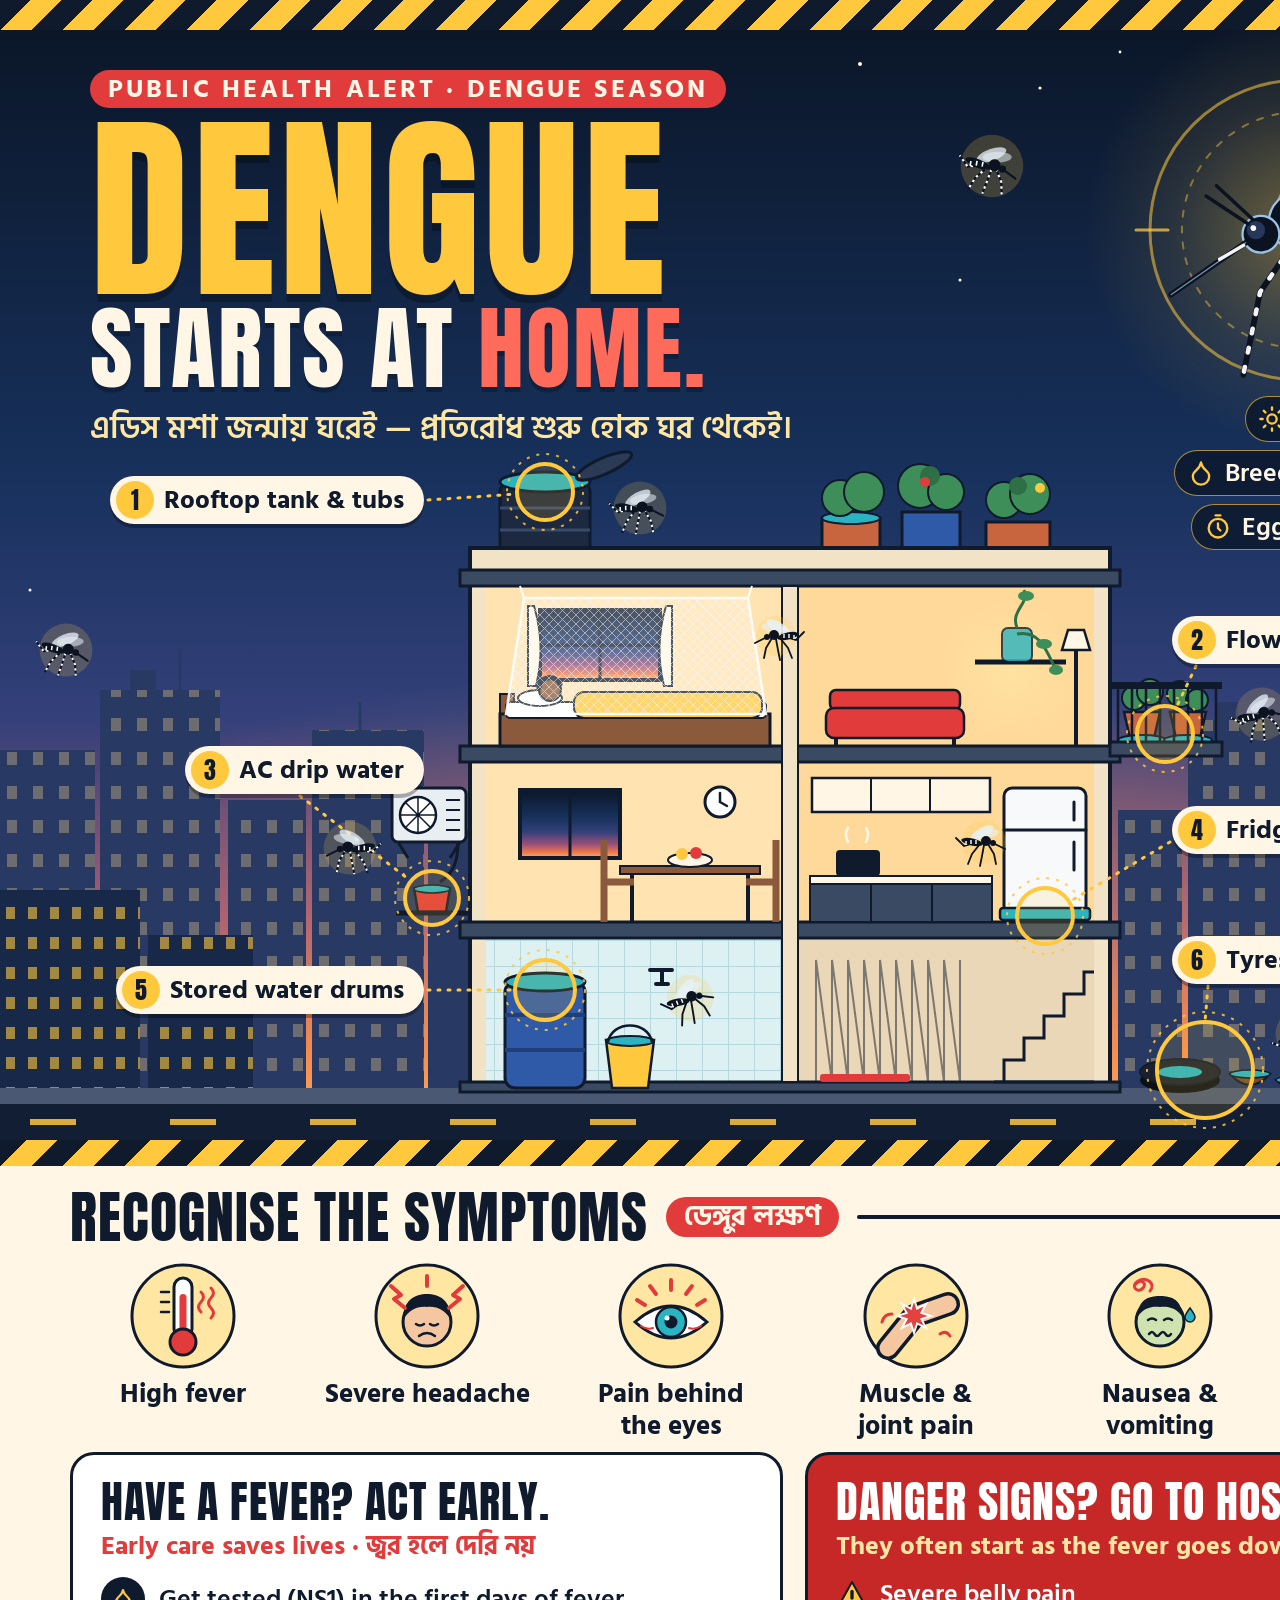
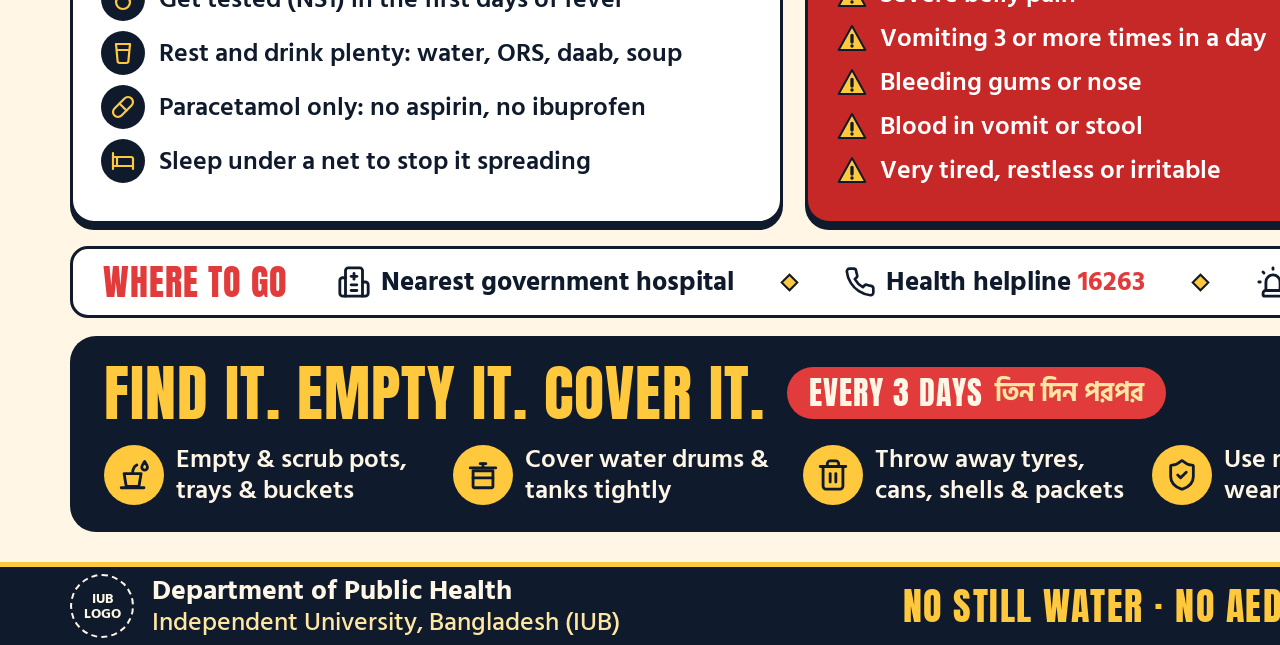
<file: dengue-awareness-poster/poster.html>
<!doctype html>
<html lang="en">
<head>
<meta charset="utf-8">
<meta name="viewport" content="width=device-width, initial-scale=1">
<title>Dengue Starts at Home — Awareness Poster</title>
<link href="fonts/fonts.css" rel="stylesheet">
<style>
  @page { size: 420mm 594mm; margin: 0; }
  html, body { margin: 0; padding: 0; background: #FFF6E5; }
  * { -webkit-print-color-adjust: exact; print-color-adjust: exact; }
</style>
</head>
<body>
<div style="width:1587px;height:2245px;position:relative;overflow:hidden;background:#FFF6E5;color:#0F1B2D;font-family:'Hind Siliguri',Arial,sans-serif">

  <div aria-hidden="true" style="position:absolute;left:0;top:0;width:1587px;height:30px;background:repeating-linear-gradient(-45deg,#FFC83D 0px,#FFC83D 22px,#0F1B2D 22px,#0F1B2D 44px)"></div>

  <div style="position:absolute;left:0;top:30px;width:1587px;height:1110px;overflow:hidden;background:#0B1628">
    <svg viewBox="0 0 1587 1110" width="1587" height="1110" role="img" aria-label="At dusk over Dhaka, an apartment building is shown cut open. Yellow target rings mark six places where Aedes mosquitoes breed: an open rooftop water tank and garden tubs, flower-pot trays on a balcony, water dripping from an air-conditioner into a bucket, a fridge drip tray, an uncovered water drum and bucket in the bathroom, and old tyres, coconut shells and packets on the pavement. Mosquitoes rise from each spot, while a person naps safely under a mosquito net. A large striped Aedes mosquito sits in a target sight in the sky." style="position:absolute;left:0;top:0;display:block">
      <defs>
        <linearGradient id="dsky" x1="0" y1="0" x2="0" y2="1">
          <stop offset="0" stop-color="#0B1628"></stop>
          <stop offset="0.4" stop-color="#17315C"></stop>
          <stop offset="0.62" stop-color="#34407A"></stop>
          <stop offset="0.8" stop-color="#9A5078"></stop>
          <stop offset="0.92" stop-color="#F07A4B"></stop>
          <stop offset="1" stop-color="#FFB25B"></stop>
        </linearGradient>
        <radialGradient id="dglow" cx="0.5" cy="0.5" r="0.5">
          <stop offset="0" stop-color="#FFB25B" stop-opacity="0.55"></stop>
          <stop offset="1" stop-color="#FFB25B" stop-opacity="0"></stop>
        </radialGradient>
        <radialGradient id="dspot" cx="0.5" cy="0.5" r="0.5">
          <stop offset="0" stop-color="#FFC83D" stop-opacity="0.38"></stop>
          <stop offset="0.6" stop-color="#FFC83D" stop-opacity="0.1"></stop>
          <stop offset="1" stop-color="#FFC83D" stop-opacity="0"></stop>
        </radialGradient>
        <radialGradient id="dlamp" cx="0.5" cy="0.5" r="0.5">
          <stop offset="0" stop-color="#FFE7A3" stop-opacity="0.7"></stop>
          <stop offset="1" stop-color="#FFE7A3" stop-opacity="0"></stop>
        </radialGradient>
        <pattern id="dwinA" width="22" height="30" patternUnits="userSpaceOnUse">
          <rect x="6" y="7" width="9" height="12" fill="#FFC83D" opacity="0.6"></rect>
        </pattern>
        <pattern id="dwinB" width="26" height="34" patternUnits="userSpaceOnUse">
          <rect x="7" y="8" width="10" height="13" fill="#FFD98A" opacity="0.32"></rect>
        </pattern>
        <pattern id="dmesh" width="9" height="9" patternUnits="userSpaceOnUse">
          <path d="M0 0 L9 9 M9 0 L0 9" stroke="#FFFFFF" stroke-width="0.9" opacity="0.55"></path>
        </pattern>
        <pattern id="dtile" width="26" height="26" patternUnits="userSpaceOnUse">
          <rect width="26" height="26" fill="#DDF0F2"></rect>
          <path d="M0 0 H26 M0 0 V26" fill="none" stroke="#B5D9DE" stroke-width="2"></path>
        </pattern>
      </defs>

      <rect x="0" y="0" width="1587" height="1110" fill="url(#dsky)"></rect>
      <g fill="#FFF6E5">
        <circle cx="860" cy="34" r="2"></circle>
        <circle cx="1040" cy="58" r="1.6"></circle>
        <circle cx="1565" cy="36" r="2"></circle>
        <circle cx="960" cy="250" r="1.5"></circle>
        <circle cx="30" cy="560" r="1.5"></circle>
        <circle cx="1120" cy="22" r="1.4"></circle>
      </g>
      <ellipse cx="793" cy="1010" rx="1000" ry="380" fill="url(#dglow)"></ellipse>

      <g fill="#283A64">
        <rect x="0" y="720" width="95" height="338"></rect>
        <rect x="100" y="660" width="120" height="398"></rect>
        <rect x="228" y="770" width="78" height="288"></rect>
        <rect x="312" y="700" width="112" height="358"></rect>
        <rect x="428" y="800" width="50" height="258"></rect>
        <rect x="1118" y="780" width="64" height="278"></rect>
        <rect x="1188" y="690" width="118" height="368"></rect>
        <rect x="1312" y="760" width="86" height="298"></rect>
        <rect x="1404" y="650" width="112" height="408"></rect>
        <rect x="1522" y="740" width="65" height="318"></rect>
        <rect x="130" y="640" width="26" height="20"></rect>
        <rect x="1430" y="630" width="30" height="20"></rect>
        <rect x="1216" y="672" width="22" height="18"></rect>
      </g>
      <g fill="url(#dwinB)">
        <rect x="0" y="720" width="95" height="338"></rect>
        <rect x="100" y="660" width="120" height="398"></rect>
        <rect x="228" y="770" width="78" height="288"></rect>
        <rect x="312" y="700" width="112" height="358"></rect>
        <rect x="1118" y="780" width="64" height="278"></rect>
        <rect x="1188" y="690" width="118" height="368"></rect>
        <rect x="1312" y="760" width="86" height="298"></rect>
        <rect x="1404" y="650" width="112" height="408"></rect>
        <rect x="1522" y="740" width="65" height="318"></rect>
      </g>
      <g stroke="#283A64" stroke-width="3">
        <line x1="180" y1="660" x2="180" y2="620"></line>
        <line x1="1470" y1="650" x2="1470" y2="604"></line>
        <line x1="360" y1="700" x2="360" y2="672"></line>
      </g>
      <g fill="#182848">
        <rect x="0" y="860" width="140" height="198"></rect>
        <rect x="148" y="905" width="105" height="153"></rect>
        <rect x="1330" y="880" width="120" height="178"></rect>
        <rect x="1456" y="840" width="131" height="218"></rect>
      </g>
      <g fill="url(#dwinA)">
        <rect x="0" y="860" width="140" height="198"></rect>
        <rect x="148" y="905" width="105" height="153"></rect>
        <rect x="1330" y="880" width="120" height="178"></rect>
        <rect x="1456" y="840" width="131" height="218"></rect>
      </g>

      <circle cx="1300" cy="200" r="215" fill="url(#dspot)"></circle>
      <g fill="none" stroke="#FFC83D" stroke-linecap="round">
        <circle cx="1300" cy="200" r="150" stroke-width="3" opacity="0.55"></circle>
        <circle cx="1300" cy="200" r="118" stroke-width="2" stroke-dasharray="6 10" opacity="0.45"></circle>
        <line x1="1300" y1="36" x2="1300" y2="68" stroke-width="3" opacity="0.75"></line>
        <line x1="1300" y1="332" x2="1300" y2="352" stroke-width="3" opacity="0.75"></line>
        <line x1="1136" y1="200" x2="1168" y2="200" stroke-width="3" opacity="0.75"></line>
        <line x1="1432" y1="200" x2="1464" y2="200" stroke-width="3" opacity="0.75"></line>
      </g>

      <g transform="translate(1308,190) rotate(-6) scale(1.15)">
        <ellipse cx="60" cy="-55" rx="95" ry="26" transform="rotate(-28 60 -55)" fill="#DDE9F2" opacity="0.42" stroke="#FFFFFF" stroke-width="2"></ellipse>
        <ellipse cx="85" cy="-30" rx="90" ry="22" transform="rotate(-12 85 -30)" fill="#DDE9F2" opacity="0.32" stroke="#FFFFFF" stroke-width="2"></ellipse>
        <path d="M0 -12 C 40 -40 90 -70 140 -96 M10 -6 C 60 -22 110 -36 168 -46" fill="none" stroke="#FFFFFF" stroke-width="1.5" opacity="0.6"></path>
        <g fill="none" stroke-linecap="round" stroke-linejoin="round">
          <path d="M-14 18 L-48 58 L-70 128" stroke="#0B1220" stroke-width="5"></path>
          <path d="M-4 22 L-20 70 L-30 140" stroke="#0B1220" stroke-width="5"></path>
          <path d="M6 24 L20 78 L18 150" stroke="#0B1220" stroke-width="5"></path>
          <path d="M14 22 L50 70 L70 138" stroke="#0B1220" stroke-width="5"></path>
          <path d="M20 18 L90 36 L170 -10" stroke="#0B1220" stroke-width="5"></path>
          <path d="M16 22 L70 60 L140 70" stroke="#0B1220" stroke-width="5"></path>
          <path d="M-14 18 L-48 58 L-70 128" stroke="#F4F4F4" stroke-width="4" stroke-dasharray="4 13"></path>
          <path d="M-4 22 L-20 70 L-30 140" stroke="#F4F4F4" stroke-width="4" stroke-dasharray="4 13"></path>
          <path d="M6 24 L20 78 L18 150" stroke="#F4F4F4" stroke-width="4" stroke-dasharray="4 13"></path>
          <path d="M14 22 L50 70 L70 138" stroke="#F4F4F4" stroke-width="4" stroke-dasharray="4 13"></path>
          <path d="M20 18 L90 36 L170 -10" stroke="#F4F4F4" stroke-width="4" stroke-dasharray="4 13"></path>
          <path d="M16 22 L70 60 L140 70" stroke="#F4F4F4" stroke-width="4" stroke-dasharray="4 13"></path>
        </g>
        <ellipse cx="95" cy="22" rx="80" ry="20" transform="rotate(18 95 22)" fill="#0B1220" stroke="#9CC3E6" stroke-width="2"></ellipse>
        <g stroke="#E9EEF2" stroke-width="5" stroke-linecap="round">
          <line x1="62.3" y1="-6.8" x2="51.6" y2="26.1"></line>
          <line x1="86.8" y1="-1.2" x2="74.6" y2="36"></line>
          <line x1="110.6" y1="6.3" x2="98.4" y2="43.9"></line>
          <line x1="133.7" y1="16.3" x2="122.9" y2="49.4"></line>
          <line x1="156.1" y1="28.1" x2="147.9" y2="53.2"></line>
        </g>
        <ellipse cx="0" cy="0" rx="34" ry="28" fill="#0B1220" stroke="#9CC3E6" stroke-width="2"></ellipse>
        <path d="M-14 -16 C -24 -2 -18 12 -6 18 M14 -16 C 24 -2 18 12 6 18 M-5 -12 L-4 8 M5 -12 L4 8" fill="none" stroke="#F4F4F4" stroke-width="3.5" stroke-linecap="round"></path>
        <circle cx="-42" cy="8" r="16" fill="#0B1220" stroke="#9CC3E6" stroke-width="2"></circle>
        <circle cx="-46" cy="4" r="8" fill="#26375A"></circle>
        <circle cx="-48" cy="2" r="2.5" fill="#FFFFFF"></circle>
        <path d="M-56 14 L-125 52" fill="none" stroke="#0B1220" stroke-width="5" stroke-linecap="round"></path>
        <path d="M-56 14 L-125 52" fill="none" stroke="#9CC3E6" stroke-width="1.2" stroke-linecap="round" opacity="0.7"></path>
        <path d="M-52 -2 L-86 -30 M-48 -6 L-76 -38" fill="none" stroke="#0B1220" stroke-width="3" stroke-linecap="round"></path>
        <path d="M-58 16 L-80 26" fill="none" stroke="#F4F4F4" stroke-width="3" stroke-linecap="round"></path>
      </g>

      <rect x="0" y="1058" width="1587" height="16" fill="#4A5873"></rect>
      <rect x="0" y="1074" width="1587" height="36" fill="#121E33"></rect>
      <g fill="#FFC83D" opacity="0.85">
        <rect x="30" y="1089" width="46" height="6"></rect>
        <rect x="170" y="1089" width="46" height="6"></rect>
        <rect x="310" y="1089" width="46" height="6"></rect>
        <rect x="450" y="1089" width="46" height="6"></rect>
        <rect x="590" y="1089" width="46" height="6"></rect>
        <rect x="730" y="1089" width="46" height="6"></rect>
        <rect x="870" y="1089" width="46" height="6"></rect>
        <rect x="1010" y="1089" width="46" height="6"></rect>
        <rect x="1150" y="1089" width="46" height="6"></rect>
        <rect x="1290" y="1089" width="46" height="6"></rect>
        <rect x="1430" y="1089" width="46" height="6"></rect>
      </g>

      <rect x="500" y="452" width="90" height="88" rx="10" fill="#1D2940" stroke="#0F1B2D" stroke-width="3"></rect>
      <path d="M500 478 H590 M500 500 H590" stroke="#3A4A6B" stroke-width="3"></path>
      <ellipse cx="545" cy="452" rx="45" ry="10" fill="#2AB3C0" stroke="#0F1B2D" stroke-width="3"></ellipse>
      <ellipse cx="604" cy="436" rx="30" ry="8" transform="rotate(-24 604 436)" fill="#2B3A55" stroke="#0F1B2D" stroke-width="3"></ellipse>
      <g>
        <rect x="822" y="488" width="58" height="52" fill="#C8643E" stroke="#0F1B2D" stroke-width="3"></rect>
        <rect x="902" y="482" width="58" height="58" fill="#2E5AA8" stroke="#0F1B2D" stroke-width="3"></rect>
        <rect x="986" y="492" width="64" height="48" fill="#C8643E" stroke="#0F1B2D" stroke-width="3"></rect>
        <ellipse cx="851" cy="488" rx="29" ry="6" fill="#2AB3C0" stroke="#0F1B2D" stroke-width="2"></ellipse>
        <g fill="#3E8E5A" stroke="#0F1B2D" stroke-width="2">
          <circle cx="840" cy="468" r="18"></circle>
          <circle cx="864" cy="462" r="20"></circle>
          <circle cx="920" cy="456" r="22"></circle>
          <circle cx="946" cy="462" r="18"></circle>
          <circle cx="1004" cy="470" r="18"></circle>
          <circle cx="1030" cy="464" r="20"></circle>
        </g>
        <g fill="#2F6F46">
          <circle cx="930" cy="446" r="10"></circle>
          <circle cx="1018" cy="456" r="9"></circle>
        </g>
        <circle cx="925" cy="452" r="5" fill="#E23B3B"></circle>
        <circle cx="1040" cy="458" r="5" fill="#FFC83D"></circle>
      </g>

      <rect x="470" y="518" width="640" height="540" fill="#F2E3C6" stroke="#0F1B2D" stroke-width="4"></rect>
      <rect x="486" y="556" width="296" height="160" fill="#FFE3B0"></rect>
      <rect x="798" y="556" width="296" height="160" fill="#FFD99A"></rect>
      <rect x="486" y="732" width="296" height="160" fill="#FFE3B0"></rect>
      <rect x="798" y="732" width="296" height="160" fill="#FFD99A"></rect>
      <rect x="486" y="908" width="296" height="150" fill="url(#dtile)"></rect>
      <rect x="798" y="908" width="296" height="150" fill="#E9D7B8"></rect>
      <g fill="#3B4A63" stroke="#0F1B2D" stroke-width="3">
        <rect x="460" y="540" width="660" height="16"></rect>
        <rect x="460" y="716" width="660" height="16"></rect>
        <rect x="460" y="892" width="660" height="16"></rect>
        <rect x="460" y="1052" width="660" height="10"></rect>
      </g>
      <rect x="782" y="556" width="16" height="496" fill="#F2E3C6" stroke="#0F1B2D" stroke-width="2"></rect>

      <rect x="540" y="580" width="120" height="70" fill="url(#dsky)" stroke="#0F1B2D" stroke-width="4"></rect>
      <path d="M600 580 V650 M540 615 H660" stroke="#0F1B2D" stroke-width="3"></path>
      <path d="M534 576 Q546 616 536 656 L528 656 L528 576 Z M666 576 Q654 616 664 656 L672 656 L672 576 Z" fill="#FFF6E5" stroke="#0F1B2D" stroke-width="2"></path>
      <rect x="500" y="664" width="14" height="52" fill="#8B5A3C" stroke="#0F1B2D" stroke-width="2"></rect>
      <rect x="500" y="684" width="270" height="32" fill="#8B5A3C" stroke="#0F1B2D" stroke-width="3"></rect>
      <rect x="506" y="672" width="260" height="16" rx="4" fill="#FFFFFF" stroke="#0F1B2D" stroke-width="2"></rect>
      <ellipse cx="540" cy="668" rx="22" ry="8" fill="#FFFFFF" stroke="#0F1B2D" stroke-width="2"></ellipse>
      <circle cx="550" cy="660" r="11" fill="#8A5A3A" stroke="#0F1B2D" stroke-width="2"></circle>
      <path d="M539 658 A11 11 0 0 1 560 654" fill="none" stroke="#0F1B2D" stroke-width="5" stroke-linecap="round"></path>
      <rect x="574" y="662" width="188" height="26" rx="10" fill="#FFC83D" stroke="#0F1B2D" stroke-width="2"></rect>
      <polygon points="506,684 766,684 748,568 524,568" fill="#FFFFFF" opacity="0.26"></polygon>
      <polygon points="506,684 766,684 748,568 524,568" fill="url(#dmesh)"></polygon>
      <polygon points="506,684 766,684 748,568 524,568" fill="none" stroke="#FFFFFF" stroke-width="2.5" opacity="0.9"></polygon>
      <path d="M524 568 L520 556 M748 568 L752 556" stroke="#FFFFFF" stroke-width="2"></path>

      <circle cx="1010" cy="640" r="70" fill="url(#dlamp)"></circle>
      <rect x="830" y="660" width="130" height="20" rx="6" fill="#E23B3B" stroke="#0F1B2D" stroke-width="2.5"></rect>
      <rect x="826" y="678" width="138" height="30" rx="8" fill="#E23B3B" stroke="#0F1B2D" stroke-width="2.5"></rect>
      <path d="M836 708 V716 M954 708 V716" stroke="#0F1B2D" stroke-width="4"></path>
      <line x1="975" y1="632" x2="1066" y2="632" stroke="#0F1B2D" stroke-width="5"></line>
      <rect x="1002" y="598" width="30" height="34" rx="6" fill="#2AB3C0" opacity="0.8" stroke="#0F1B2D" stroke-width="2"></rect>
      <path d="M1017 598 C 1010 580 1030 574 1024 560 M1017 604 C 1040 600 1046 620 1056 640" fill="none" stroke="#2F6F46" stroke-width="3"></path>
      <g fill="#3E8E5A">
        <ellipse cx="1026" cy="566" rx="8" ry="5"></ellipse>
        <ellipse cx="1044" cy="614" rx="8" ry="5"></ellipse>
        <ellipse cx="1056" cy="640" rx="7" ry="5"></ellipse>
      </g>
      <line x1="1076" y1="620" x2="1076" y2="716" stroke="#0F1B2D" stroke-width="4"></line>
      <path d="M1062 620 L1090 620 L1084 600 L1068 600 Z" fill="#FFF6E5" stroke="#0F1B2D" stroke-width="2.5"></path>

      <g>
        <path d="M1124 682 L1160 682 L1154 708 L1130 708 Z" fill="#C8643E" stroke="#0F1B2D" stroke-width="2.5"></path>
        <path d="M1170 682 L1206 682 L1200 708 L1176 708 Z" fill="#C8643E" stroke="#0F1B2D" stroke-width="2.5"></path>
        <g fill="#3E8E5A" stroke="#0F1B2D" stroke-width="2">
          <circle cx="1134" cy="668" r="12"></circle>
          <circle cx="1150" cy="662" r="13"></circle>
          <circle cx="1180" cy="664" r="13"></circle>
          <circle cx="1197" cy="670" r="11"></circle>
        </g>
        <circle cx="1146" cy="656" r="4.5" fill="#E23B3B"></circle>
        <circle cx="1186" cy="656" r="4.5" fill="#FFC83D"></circle>
        <ellipse cx="1142" cy="710" rx="24" ry="5" fill="#2AB3C0" stroke="#0F1B2D" stroke-width="2"></ellipse>
        <ellipse cx="1188" cy="710" rx="24" ry="5" fill="#2AB3C0" stroke="#0F1B2D" stroke-width="2"></ellipse>
      </g>
      <rect x="1110" y="712" width="112" height="14" fill="#3B4A63" stroke="#0F1B2D" stroke-width="3"></rect>
      <rect x="1110" y="652" width="112" height="7" fill="#0F1B2D"></rect>
      <path d="M1118 659 V712 M1132 659 V712 M1146 659 V712 M1160 659 V712 M1174 659 V712 M1188 659 V712 M1202 659 V712 M1216 659 V712" stroke="#0F1B2D" stroke-width="2.5"></path>

      <rect x="520" y="760" width="100" height="68" fill="url(#dsky)" stroke="#0F1B2D" stroke-width="4"></rect>
      <path d="M570 760 V828" stroke="#0F1B2D" stroke-width="3"></path>
      <circle cx="720" cy="772" r="15" fill="#FFFFFF" stroke="#0F1B2D" stroke-width="3"></circle>
      <path d="M720 772 V763 M720 772 L727 776" stroke="#0F1B2D" stroke-width="2.5" stroke-linecap="round"></path>
      <rect x="620" y="836" width="140" height="8" fill="#8B5A3C" stroke="#0F1B2D" stroke-width="2"></rect>
      <path d="M632 844 V892 M748 844 V892" stroke="#0F1B2D" stroke-width="4"></path>
      <path d="M604 810 V892 M604 852 H634" stroke="#8B5A3C" stroke-width="7"></path>
      <path d="M776 810 V892 M776 852 H746" stroke="#8B5A3C" stroke-width="7"></path>
      <ellipse cx="690" cy="830" rx="22" ry="7" fill="#FFF6E5" stroke="#0F1B2D" stroke-width="2"></ellipse>
      <circle cx="682" cy="824" r="6" fill="#FFC83D"></circle>
      <circle cx="696" cy="823" r="6" fill="#E23B3B"></circle>

      <rect x="812" y="748" width="178" height="34" fill="#FFF6E5" stroke="#0F1B2D" stroke-width="2.5"></rect>
      <path d="M871 748 V782 M930 748 V782" stroke="#0F1B2D" stroke-width="2"></path>
      <rect x="810" y="846" width="182" height="8" fill="#FFF6E5" stroke="#0F1B2D" stroke-width="2"></rect>
      <rect x="810" y="854" width="182" height="38" fill="#3B4A63" stroke="#0F1B2D" stroke-width="2"></rect>
      <path d="M871 854 V892 M932 854 V892" stroke="#0F1B2D" stroke-width="2"></path>
      <rect x="836" y="820" width="44" height="26" rx="4" fill="#0F1B2D"></rect>
      <path d="M848 812 q-4 -8 0 -14 M866 812 q4 -8 0 -14" fill="none" stroke="#FFFFFF" stroke-width="2.5" stroke-linecap="round" opacity="0.8"></path>
      <rect x="1004" y="758" width="82" height="126" rx="8" fill="#F7F9FB" stroke="#0F1B2D" stroke-width="3"></rect>
      <path d="M1004 800 H1086 M1074 772 V790 M1074 812 V840" stroke="#0F1B2D" stroke-width="3" stroke-linecap="round"></path>
      <rect x="1000" y="878" width="90" height="12" rx="3" fill="#2AB3C0" stroke="#0F1B2D" stroke-width="2.5"></rect>

      <rect x="392" y="758" width="74" height="54" rx="6" fill="#E9EEF3" stroke="#0F1B2D" stroke-width="3"></rect>
      <circle cx="418" cy="785" r="18" fill="#FFFFFF" stroke="#0F1B2D" stroke-width="2.5"></circle>
      <path d="M418 767 V803 M400 785 H436 M405 772 L431 798 M431 772 L405 798" stroke="#0F1B2D" stroke-width="1.5"></path>
      <path d="M446 770 H460 M446 780 H460 M446 790 H460 M446 800 H460" stroke="#0F1B2D" stroke-width="2"></path>
      <path d="M398 812 L408 828 M460 812 L450 828" stroke="#0F1B2D" stroke-width="3"></path>
      <path d="M458 812 C 458 834 452 844 440 852" fill="none" stroke="#0F1B2D" stroke-width="3"></path>
      <path d="M414 858 L450 858 L446 882 L418 882 Z" fill="#E23B3B" stroke="#0F1B2D" stroke-width="2.5"></path>
      <ellipse cx="432" cy="859" rx="18" ry="4" fill="#2AB3C0" stroke="#0F1B2D" stroke-width="1.5"></ellipse>
      <line x1="396" y1="883" x2="470" y2="883" stroke="#0F1B2D" stroke-width="5"></line>

      <path d="M650 940 H672 M662 940 V954 M656 954 H668" stroke="#0F1B2D" stroke-width="4" stroke-linecap="round"></path>
      <rect x="505" y="952" width="80" height="106" rx="10" fill="#2E5AA8" stroke="#0F1B2D" stroke-width="3"></rect>
      <path d="M505 985 H585 M505 1020 H585" stroke="#1E3F7A" stroke-width="4"></path>
      <ellipse cx="545" cy="952" rx="40" ry="9" fill="#2AB3C0" stroke="#0F1B2D" stroke-width="3"></ellipse>
      <path d="M606 1010 L654 1010 L648 1058 L612 1058 Z" fill="#FFC83D" stroke="#0F1B2D" stroke-width="2.5"></path>
      <ellipse cx="630" cy="1011" rx="24" ry="5" fill="#2AB3C0" stroke="#0F1B2D" stroke-width="2"></ellipse>
      <path d="M608 1012 C 612 990 648 990 652 1012" fill="none" stroke="#0F1B2D" stroke-width="2.5"></path>

      <g stroke="#0F1B2D" stroke-width="2" opacity="0.5">
        <path d="M816 930 V1052 M832 930 V1052 M848 930 V1052 M864 930 V1052 M880 930 V1052 M896 930 V1052 M912 930 V1052 M928 930 V1052 M944 930 V1052 M960 930 V1052"></path>
        <path d="M816 930 L832 1052 M832 930 L848 1052 M848 930 L864 1052 M864 930 L880 1052 M880 930 L896 1052 M896 930 L912 1052 M912 930 L928 1052 M928 930 L944 1052 M944 930 L960 1052"></path>
      </g>
      <path d="M994 1052 H1094 M1004 1052 V1030 H1024 V1008 H1044 V986 H1064 V964 H1084 V942 H1094" fill="none" stroke="#0F1B2D" stroke-width="3"></path>
      <rect x="820" y="1044" width="90" height="8" rx="3" fill="#E23B3B"></rect>

      <ellipse cx="1180" cy="1050" rx="40" ry="13" fill="#0B0F16"></ellipse>
      <ellipse cx="1180" cy="1042" rx="40" ry="13" fill="#1B222D" stroke="#0F1B2D" stroke-width="2"></ellipse>
      <ellipse cx="1180" cy="1042" rx="22" ry="6" fill="#2AB3C0"></ellipse>
      <path d="M1230 1044 Q1250 1066 1270 1044 Z" fill="#7A4B2A" stroke="#0F1B2D" stroke-width="2"></path>
      <ellipse cx="1250" cy="1044" rx="20" ry="4" fill="#2AB3C0" stroke="#0F1B2D" stroke-width="1.5"></ellipse>
      <path d="M1276 1050 Q1294 1068 1312 1050 Z" fill="#7A4B2A" stroke="#0F1B2D" stroke-width="2"></path>
      <ellipse cx="1294" cy="1050" rx="18" ry="4" fill="#2AB3C0" stroke="#0F1B2D" stroke-width="1.5"></ellipse>
      <rect x="1318" y="1038" width="28" height="18" rx="3" transform="rotate(-14 1332 1047)" fill="#E23B3B" stroke="#0F1B2D" stroke-width="2"></rect>
      <rect x="1322" y="1043" width="20" height="5" transform="rotate(-14 1332 1047)" fill="#FFC83D"></rect>
      <path d="M1352 1036 L1372 1036 L1368 1058 L1356 1058 Z" fill="#FFFFFF" stroke="#0F1B2D" stroke-width="2"></path>

      <g fill="none" stroke="#FFC83D" stroke-width="3" stroke-linecap="round" stroke-dasharray="2 8">
        <line x1="428" y1="470" x2="517" y2="464"></line>
        <line x1="1196" y1="636" x2="1176" y2="678"></line>
        <line x1="300" y1="766" x2="411" y2="851"></line>
        <line x1="1170" y1="812" x2="1069" y2="872"></line>
        <line x1="428" y1="960" x2="515" y2="960"></line>
        <line x1="1208" y1="956" x2="1205" y2="992"></line>
      </g>
      <g stroke="#FFC83D">
        <circle cx="545" cy="462" r="28" fill="#FFC83D" fill-opacity="0.14" stroke-width="4"></circle>
        <circle cx="545" cy="462" r="38" fill="none" stroke-width="2" stroke-dasharray="3 7" opacity="0.85"></circle>
        <circle cx="1165" cy="704" r="28" fill="#FFC83D" fill-opacity="0.14" stroke-width="4"></circle>
        <circle cx="1165" cy="704" r="38" fill="none" stroke-width="2" stroke-dasharray="3 7" opacity="0.85"></circle>
        <circle cx="432" cy="868" r="27" fill="#FFC83D" fill-opacity="0.14" stroke-width="4"></circle>
        <circle cx="432" cy="868" r="37" fill="none" stroke-width="2" stroke-dasharray="3 7" opacity="0.85"></circle>
        <circle cx="1045" cy="886" r="28" fill="#FFC83D" fill-opacity="0.14" stroke-width="4"></circle>
        <circle cx="1045" cy="886" r="38" fill="none" stroke-width="2" stroke-dasharray="3 7" opacity="0.85"></circle>
        <circle cx="545" cy="960" r="30" fill="#FFC83D" fill-opacity="0.14" stroke-width="4"></circle>
        <circle cx="545" cy="960" r="40" fill="none" stroke-width="2" stroke-dasharray="3 7" opacity="0.85"></circle>
        <circle cx="1205" cy="1040" r="48" fill="#FFC83D" fill-opacity="0.12" stroke-width="4"></circle>
        <circle cx="1205" cy="1040" r="58" fill="none" stroke-width="2" stroke-dasharray="3 7" opacity="0.85"></circle>
      </g>

      <g transform="translate(640,478) scale(1.1)">
        <circle cx="0" cy="0" r="24" fill="#FFC83D" opacity="0.18"></circle>
        <ellipse cx="-2" cy="-9" rx="13" ry="5" transform="rotate(-30 -2 -9)" fill="#E8F1F8" opacity="0.75"></ellipse>
        <ellipse cx="3" cy="-8" rx="12" ry="4.5" transform="rotate(-10 3 -8)" fill="#E8F1F8" opacity="0.55"></ellipse>
        <path d="M-4 2 L-12 12 L-16 22 M0 3 L-2 14 L-4 24 M4 2 L10 12 L12 22 M-6 0 L-20 4 L-28 -4" fill="none" stroke="#0B1220" stroke-width="1.8" stroke-linecap="round"></path>
        <path d="M-4 2 L-12 12 L-16 22 M0 3 L-2 14 L-4 24 M4 2 L10 12 L12 22 M-6 0 L-20 4 L-28 -4" fill="none" stroke="#FFFFFF" stroke-width="1.8" stroke-dasharray="2 3"></path>
        <ellipse cx="-12" cy="0" rx="11" ry="3.6" transform="rotate(12 -12 0)" fill="#0B1220"></ellipse>
        <circle cx="2" cy="-1" r="5" fill="#0B1220"></circle>
        <circle cx="9" cy="1" r="3" fill="#0B1220"></circle>
        <path d="M11 2 L21 7" stroke="#0B1220" stroke-width="1.8" stroke-linecap="round"></path>
        <path d="M-8 -2 V2 M-13 -2 V2 M-18 -1 V3" stroke="#FFFFFF" stroke-width="1.4"></path>
      </g>
      <g transform="translate(1262,684) scale(1.1) rotate(-15)">
        <circle cx="0" cy="0" r="24" fill="#FFC83D" opacity="0.18"></circle>
        <ellipse cx="-2" cy="-9" rx="13" ry="5" transform="rotate(-30 -2 -9)" fill="#E8F1F8" opacity="0.75"></ellipse>
        <ellipse cx="3" cy="-8" rx="12" ry="4.5" transform="rotate(-10 3 -8)" fill="#E8F1F8" opacity="0.55"></ellipse>
        <path d="M-4 2 L-12 12 L-16 22 M0 3 L-2 14 L-4 24 M4 2 L10 12 L12 22 M-6 0 L-20 4 L-28 -4" fill="none" stroke="#0B1220" stroke-width="1.8" stroke-linecap="round"></path>
        <path d="M-4 2 L-12 12 L-16 22 M0 3 L-2 14 L-4 24 M4 2 L10 12 L12 22 M-6 0 L-20 4 L-28 -4" fill="none" stroke="#FFFFFF" stroke-width="1.8" stroke-dasharray="2 3"></path>
        <ellipse cx="-12" cy="0" rx="11" ry="3.6" transform="rotate(12 -12 0)" fill="#0B1220"></ellipse>
        <circle cx="2" cy="-1" r="5" fill="#0B1220"></circle>
        <circle cx="9" cy="1" r="3" fill="#0B1220"></circle>
        <path d="M11 2 L21 7" stroke="#0B1220" stroke-width="1.8" stroke-linecap="round"></path>
        <path d="M-8 -2 V2 M-13 -2 V2 M-18 -1 V3" stroke="#FFFFFF" stroke-width="1.4"></path>
      </g>
      <g transform="translate(350,818) scale(-1.1,1.1)">
        <circle cx="0" cy="0" r="24" fill="#FFC83D" opacity="0.18"></circle>
        <ellipse cx="-2" cy="-9" rx="13" ry="5" transform="rotate(-30 -2 -9)" fill="#E8F1F8" opacity="0.75"></ellipse>
        <ellipse cx="3" cy="-8" rx="12" ry="4.5" transform="rotate(-10 3 -8)" fill="#E8F1F8" opacity="0.55"></ellipse>
        <path d="M-4 2 L-12 12 L-16 22 M0 3 L-2 14 L-4 24 M4 2 L10 12 L12 22 M-6 0 L-20 4 L-28 -4" fill="none" stroke="#0B1220" stroke-width="1.8" stroke-linecap="round"></path>
        <path d="M-4 2 L-12 12 L-16 22 M0 3 L-2 14 L-4 24 M4 2 L10 12 L12 22 M-6 0 L-20 4 L-28 -4" fill="none" stroke="#FFFFFF" stroke-width="1.8" stroke-dasharray="2 3"></path>
        <ellipse cx="-12" cy="0" rx="11" ry="3.6" transform="rotate(12 -12 0)" fill="#0B1220"></ellipse>
        <circle cx="2" cy="-1" r="5" fill="#0B1220"></circle>
        <circle cx="9" cy="1" r="3" fill="#0B1220"></circle>
        <path d="M11 2 L21 7" stroke="#0B1220" stroke-width="1.8" stroke-linecap="round"></path>
        <path d="M-8 -2 V2 M-13 -2 V2 M-18 -1 V3" stroke="#FFFFFF" stroke-width="1.4"></path>
      </g>
      <g transform="translate(984,812) scale(1)">
        <circle cx="0" cy="0" r="22" fill="#FFC83D" opacity="0.2"></circle>
        <ellipse cx="-2" cy="-9" rx="13" ry="5" transform="rotate(-30 -2 -9)" fill="#E8F1F8" opacity="0.8"></ellipse>
        <ellipse cx="3" cy="-8" rx="12" ry="4.5" transform="rotate(-10 3 -8)" fill="#E8F1F8" opacity="0.6"></ellipse>
        <path d="M-4 2 L-12 12 L-16 22 M0 3 L-2 14 L-4 24 M4 2 L10 12 L12 22 M-6 0 L-20 4 L-28 -4" fill="none" stroke="#0B1220" stroke-width="1.8" stroke-linecap="round"></path>
        <ellipse cx="-12" cy="0" rx="11" ry="3.6" transform="rotate(12 -12 0)" fill="#0B1220"></ellipse>
        <circle cx="2" cy="-1" r="5" fill="#0B1220"></circle>
        <circle cx="9" cy="1" r="3" fill="#0B1220"></circle>
        <path d="M11 2 L21 7" stroke="#0B1220" stroke-width="1.8" stroke-linecap="round"></path>
        <path d="M-8 -2 V2 M-13 -2 V2 M-18 -1 V3" stroke="#FFFFFF" stroke-width="1.4"></path>
      </g>
      <g transform="translate(690,968) scale(1.05) rotate(-20)">
        <circle cx="0" cy="0" r="22" fill="#FFC83D" opacity="0.2"></circle>
        <ellipse cx="-2" cy="-9" rx="13" ry="5" transform="rotate(-30 -2 -9)" fill="#E8F1F8" opacity="0.8"></ellipse>
        <ellipse cx="3" cy="-8" rx="12" ry="4.5" transform="rotate(-10 3 -8)" fill="#E8F1F8" opacity="0.6"></ellipse>
        <path d="M-4 2 L-12 12 L-16 22 M0 3 L-2 14 L-4 24 M4 2 L10 12 L12 22 M-6 0 L-20 4 L-28 -4" fill="none" stroke="#0B1220" stroke-width="1.8" stroke-linecap="round"></path>
        <ellipse cx="-12" cy="0" rx="11" ry="3.6" transform="rotate(12 -12 0)" fill="#0B1220"></ellipse>
        <circle cx="2" cy="-1" r="5" fill="#0B1220"></circle>
        <circle cx="9" cy="1" r="3" fill="#0B1220"></circle>
        <path d="M11 2 L21 7" stroke="#0B1220" stroke-width="1.8" stroke-linecap="round"></path>
        <path d="M-8 -2 V2 M-13 -2 V2 M-18 -1 V3" stroke="#FFFFFF" stroke-width="1.4"></path>
      </g>
      <g transform="translate(1302,1004) scale(1.1) rotate(-25)">
        <circle cx="0" cy="0" r="24" fill="#FFC83D" opacity="0.18"></circle>
        <ellipse cx="-2" cy="-9" rx="13" ry="5" transform="rotate(-30 -2 -9)" fill="#E8F1F8" opacity="0.75"></ellipse>
        <ellipse cx="3" cy="-8" rx="12" ry="4.5" transform="rotate(-10 3 -8)" fill="#E8F1F8" opacity="0.55"></ellipse>
        <path d="M-4 2 L-12 12 L-16 22 M0 3 L-2 14 L-4 24 M4 2 L10 12 L12 22 M-6 0 L-20 4 L-28 -4" fill="none" stroke="#0B1220" stroke-width="1.8" stroke-linecap="round"></path>
        <path d="M-4 2 L-12 12 L-16 22 M0 3 L-2 14 L-4 24 M4 2 L10 12 L12 22 M-6 0 L-20 4 L-28 -4" fill="none" stroke="#FFFFFF" stroke-width="1.8" stroke-dasharray="2 3"></path>
        <ellipse cx="-12" cy="0" rx="11" ry="3.6" transform="rotate(12 -12 0)" fill="#0B1220"></ellipse>
        <circle cx="2" cy="-1" r="5" fill="#0B1220"></circle>
        <circle cx="9" cy="1" r="3" fill="#0B1220"></circle>
        <path d="M11 2 L21 7" stroke="#0B1220" stroke-width="1.8" stroke-linecap="round"></path>
        <path d="M-8 -2 V2 M-13 -2 V2 M-18 -1 V3" stroke="#FFFFFF" stroke-width="1.4"></path>
      </g>
      <g transform="translate(776,606) scale(-1,1)">
        <circle cx="0" cy="0" r="20" fill="#FFC83D" opacity="0.2"></circle>
        <ellipse cx="-2" cy="-9" rx="13" ry="5" transform="rotate(-30 -2 -9)" fill="#E8F1F8" opacity="0.8"></ellipse>
        <ellipse cx="3" cy="-8" rx="12" ry="4.5" transform="rotate(-10 3 -8)" fill="#E8F1F8" opacity="0.6"></ellipse>
        <path d="M-4 2 L-12 12 L-16 22 M0 3 L-2 14 L-4 24 M4 2 L10 12 L12 22 M-6 0 L-20 4 L-28 -4" fill="none" stroke="#0B1220" stroke-width="1.8" stroke-linecap="round"></path>
        <ellipse cx="-12" cy="0" rx="11" ry="3.6" transform="rotate(12 -12 0)" fill="#0B1220"></ellipse>
        <circle cx="2" cy="-1" r="5" fill="#0B1220"></circle>
        <circle cx="9" cy="1" r="3" fill="#0B1220"></circle>
        <path d="M11 2 L21 7" stroke="#0B1220" stroke-width="1.8" stroke-linecap="round"></path>
        <path d="M-8 -2 V2 M-13 -2 V2 M-18 -1 V3" stroke="#FFFFFF" stroke-width="1.4"></path>
      </g>
      <g transform="translate(992,136) scale(1.2) rotate(10)">
        <circle cx="0" cy="0" r="26" fill="#FFC83D" opacity="0.2"></circle>
        <ellipse cx="-2" cy="-9" rx="13" ry="5" transform="rotate(-30 -2 -9)" fill="#E8F1F8" opacity="0.75"></ellipse>
        <ellipse cx="3" cy="-8" rx="12" ry="4.5" transform="rotate(-10 3 -8)" fill="#E8F1F8" opacity="0.55"></ellipse>
        <path d="M-4 2 L-12 12 L-16 22 M0 3 L-2 14 L-4 24 M4 2 L10 12 L12 22 M-6 0 L-20 4 L-28 -4" fill="none" stroke="#0B1220" stroke-width="1.8" stroke-linecap="round"></path>
        <path d="M-4 2 L-12 12 L-16 22 M0 3 L-2 14 L-4 24 M4 2 L10 12 L12 22 M-6 0 L-20 4 L-28 -4" fill="none" stroke="#FFFFFF" stroke-width="1.8" stroke-dasharray="2 3"></path>
        <ellipse cx="-12" cy="0" rx="11" ry="3.6" transform="rotate(12 -12 0)" fill="#0B1220"></ellipse>
        <circle cx="2" cy="-1" r="5" fill="#0B1220"></circle>
        <circle cx="9" cy="1" r="3" fill="#0B1220"></circle>
        <path d="M11 2 L21 7" stroke="#0B1220" stroke-width="1.8" stroke-linecap="round"></path>
        <path d="M-8 -2 V2 M-13 -2 V2 M-18 -1 V3" stroke="#FFFFFF" stroke-width="1.4"></path>
      </g>
      <g transform="translate(66,620) scale(1.1) rotate(8)">
        <circle cx="0" cy="0" r="24" fill="#FFC83D" opacity="0.2"></circle>
        <ellipse cx="-2" cy="-9" rx="13" ry="5" transform="rotate(-30 -2 -9)" fill="#E8F1F8" opacity="0.75"></ellipse>
        <ellipse cx="3" cy="-8" rx="12" ry="4.5" transform="rotate(-10 3 -8)" fill="#E8F1F8" opacity="0.55"></ellipse>
        <path d="M-4 2 L-12 12 L-16 22 M0 3 L-2 14 L-4 24 M4 2 L10 12 L12 22 M-6 0 L-20 4 L-28 -4" fill="none" stroke="#0B1220" stroke-width="1.8" stroke-linecap="round"></path>
        <path d="M-4 2 L-12 12 L-16 22 M0 3 L-2 14 L-4 24 M4 2 L10 12 L12 22 M-6 0 L-20 4 L-28 -4" fill="none" stroke="#FFFFFF" stroke-width="1.8" stroke-dasharray="2 3"></path>
        <ellipse cx="-12" cy="0" rx="11" ry="3.6" transform="rotate(12 -12 0)" fill="#0B1220"></ellipse>
        <circle cx="2" cy="-1" r="5" fill="#0B1220"></circle>
        <circle cx="9" cy="1" r="3" fill="#0B1220"></circle>
        <path d="M11 2 L21 7" stroke="#0B1220" stroke-width="1.8" stroke-linecap="round"></path>
        <path d="M-8 -2 V2 M-13 -2 V2 M-18 -1 V3" stroke="#FFFFFF" stroke-width="1.4"></path>
      </g>
    </svg>

    <div style="position:absolute;left:90px;top:40px;display:flex;flex-direction:column;align-items:flex-start">
      <div style="background:#E23B3B;color:#FFF6E5;font-size:26px;line-height:38px;font-weight:700;letter-spacing:0.12em;padding:0 18px;border-radius:20px;white-space:nowrap">PUBLIC HEALTH ALERT &middot; DENGUE SEASON</div>
      <div style="margin-top:10px;font-family:'Anton',Impact,sans-serif;font-size:200px;line-height:0.92;letter-spacing:4px;color:#FFC83D;text-shadow:0 8px 0 rgba(0,0,0,0.28)">DENGUE</div>
      <div style="font-family:'Anton',Impact,sans-serif;font-size:92px;line-height:1;letter-spacing:2px;color:#FFF6E5;text-shadow:0 5px 0 rgba(0,0,0,0.25);white-space:nowrap">STARTS AT <span style="color:#FF6B5B">HOME.</span></div>
      <div style="margin-top:12px;font-size:32px;line-height:44px;font-weight:600;color:#FFE7A3;white-space:nowrap">এডিস মশা জন্মায় ঘরেই — প্রতিরোধ শুরু হোক ঘর থেকেই।</div>
    </div>

    <div style="position:absolute;right:42px;top:366px;display:flex;flex-direction:column;align-items:flex-end;gap:8px">
      <div style="display:flex;align-items:center;gap:10px;height:44px;padding:0 18px 0 12px;border-radius:24px;background:rgba(11,22,40,0.78);border:1.5px solid rgba(255,200,61,0.65)">
        <svg width="28" height="28" viewBox="0 0 24 24" fill="none" stroke="#FFC83D" stroke-width="2" stroke-linecap="round" stroke-linejoin="round" aria-hidden="true"><circle cx="12" cy="12" r="4"></circle><path d="M12 2v2M12 20v2M4.93 4.93l1.41 1.41M17.66 17.66l1.41 1.41M2 12h2M20 12h2M6.34 17.66l-1.41 1.41M19.07 4.93l-1.41 1.41"></path></svg>
        <div style="font-size:26px;font-weight:600;color:#FFF6E5;white-space:nowrap">Bites in the daytime</div>
      </div>
      <div style="display:flex;align-items:center;gap:10px;height:44px;padding:0 18px 0 12px;border-radius:24px;background:rgba(11,22,40,0.78);border:1.5px solid rgba(255,200,61,0.65)">
        <svg width="28" height="28" viewBox="0 0 24 24" fill="none" stroke="#FFC83D" stroke-width="2" stroke-linecap="round" stroke-linejoin="round" aria-hidden="true"><path d="M12 22a7 7 0 0 0 7-7c0-2-1-3.9-3-5.5s-3.5-4-4-6.5c-.5 2.5-2 4.9-4 6.5C6 11.1 5 13 5 15a7 7 0 0 0 7 7z"></path></svg>
        <div style="font-size:26px;font-weight:600;color:#FFF6E5;white-space:nowrap">Breeds in clean, still water</div>
      </div>
      <div style="display:flex;align-items:center;gap:10px;height:44px;padding:0 18px 0 12px;border-radius:24px;background:rgba(11,22,40,0.78);border:1.5px solid rgba(255,200,61,0.65)">
        <svg width="28" height="28" viewBox="0 0 24 24" fill="none" stroke="#FFC83D" stroke-width="2" stroke-linecap="round" stroke-linejoin="round" aria-hidden="true"><circle cx="12" cy="13" r="8"></circle><path d="M12 9v4l2 2"></path><path d="M10 2h4"></path></svg>
        <div style="font-size:26px;font-weight:600;color:#FFF6E5;white-space:nowrap">Egg to adult in 8–10 days</div>
      </div>
    </div>

    <div style="position:absolute;right:1163px;top:446px;display:flex;align-items:center;gap:10px;height:48px;padding:0 20px 0 6px;border-radius:26px;background:#FFF6E5;box-shadow:0 4px 0 rgba(0,0,0,0.3)">
      <div style="width:38px;height:38px;border-radius:50%;background:#FFC83D;display:flex;align-items:center;justify-content:center;font-family:'Anton',Impact,sans-serif;font-size:24px;color:#0F1B2D">1</div>
      <div style="font-size:26px;font-weight:700;color:#0F1B2D;white-space:nowrap">Rooftop tank &amp; tubs</div>
    </div>
    <div style="position:absolute;left:1172px;top:586px;display:flex;align-items:center;gap:10px;height:48px;padding:0 20px 0 6px;border-radius:26px;background:#FFF6E5;box-shadow:0 4px 0 rgba(0,0,0,0.3)">
      <div style="width:38px;height:38px;border-radius:50%;background:#FFC83D;display:flex;align-items:center;justify-content:center;font-family:'Anton',Impact,sans-serif;font-size:24px;color:#0F1B2D">2</div>
      <div style="font-size:26px;font-weight:700;color:#0F1B2D;white-space:nowrap">Flower-pot trays</div>
    </div>
    <div style="position:absolute;right:1163px;top:716px;display:flex;align-items:center;gap:10px;height:48px;padding:0 20px 0 6px;border-radius:26px;background:#FFF6E5;box-shadow:0 4px 0 rgba(0,0,0,0.3)">
      <div style="width:38px;height:38px;border-radius:50%;background:#FFC83D;display:flex;align-items:center;justify-content:center;font-family:'Anton',Impact,sans-serif;font-size:24px;color:#0F1B2D">3</div>
      <div style="font-size:26px;font-weight:700;color:#0F1B2D;white-space:nowrap">AC drip water</div>
    </div>
    <div style="position:absolute;left:1172px;top:776px;display:flex;align-items:center;gap:10px;height:48px;padding:0 20px 0 6px;border-radius:26px;background:#FFF6E5;box-shadow:0 4px 0 rgba(0,0,0,0.3)">
      <div style="width:38px;height:38px;border-radius:50%;background:#FFC83D;display:flex;align-items:center;justify-content:center;font-family:'Anton',Impact,sans-serif;font-size:24px;color:#0F1B2D">4</div>
      <div style="font-size:26px;font-weight:700;color:#0F1B2D;white-space:nowrap">Fridge drip tray</div>
    </div>
    <div style="position:absolute;right:1163px;top:936px;display:flex;align-items:center;gap:10px;height:48px;padding:0 20px 0 6px;border-radius:26px;background:#FFF6E5;box-shadow:0 4px 0 rgba(0,0,0,0.3)">
      <div style="width:38px;height:38px;border-radius:50%;background:#FFC83D;display:flex;align-items:center;justify-content:center;font-family:'Anton',Impact,sans-serif;font-size:24px;color:#0F1B2D">5</div>
      <div style="font-size:26px;font-weight:700;color:#0F1B2D;white-space:nowrap">Stored water drums</div>
    </div>
    <div style="position:absolute;left:1172px;top:906px;display:flex;align-items:center;gap:10px;height:48px;padding:0 20px 0 6px;border-radius:26px;background:#FFF6E5;box-shadow:0 4px 0 rgba(0,0,0,0.3)">
      <div style="width:38px;height:38px;border-radius:50%;background:#FFC83D;display:flex;align-items:center;justify-content:center;font-family:'Anton',Impact,sans-serif;font-size:24px;color:#0F1B2D">6</div>
      <div style="font-size:26px;font-weight:700;color:#0F1B2D;white-space:nowrap">Tyres, shells, packets</div>
    </div>
  </div>

  <div aria-hidden="true" style="position:absolute;left:0;top:1140px;width:1587px;height:26px;background:repeating-linear-gradient(-45deg,#FFC83D 0px,#FFC83D 22px,#0F1B2D 22px,#0F1B2D 44px)"></div>

  <div style="position:absolute;left:70px;top:1186px;width:1447px">
    <div style="display:flex;align-items:center;gap:18px">
      <div style="font-family:'Anton',Impact,sans-serif;font-size:56px;line-height:62px;letter-spacing:1px;color:#0F1B2D;white-space:nowrap">RECOGNISE THE SYMPTOMS</div>
      <div style="background:#E23B3B;color:#FFF6E5;font-size:28px;line-height:40px;font-weight:700;padding:0 18px;border-radius:20px;white-space:nowrap">ডেঙ্গুর লক্ষণ</div>
      <div style="flex:1;height:4px;background:#0F1B2D;border-radius:2px"></div>
    </div>
    <div style="margin-top:14px;display:flex;justify-content:space-between">
      <div style="width:226px;display:flex;flex-direction:column;align-items:center;gap:8px;text-align:center">
        <svg width="108" height="108" viewBox="0 0 108 108" aria-hidden="true"><circle cx="54" cy="54" r="51" fill="#FFE7A3" stroke="#0F1B2D" stroke-width="3"></circle><rect x="45" y="16" width="18" height="60" rx="9" fill="#FFFFFF" stroke="#0F1B2D" stroke-width="3"></rect><rect x="50.5" y="32" width="7" height="46" rx="3.5" fill="#E23B3B"></rect><circle cx="54" cy="80" r="13" fill="#E23B3B" stroke="#0F1B2D" stroke-width="3"></circle><path d="M72 30 q5 5 0 10 q-5 5 0 10 M82 26 q5 5 0 10 q-5 5 0 10 q5 5 0 10" fill="none" stroke="#E23B3B" stroke-width="3" stroke-linecap="round"></path><path d="M32 30 H40 M32 40 H40 M32 50 H40" stroke="#0F1B2D" stroke-width="2.5" stroke-linecap="round"></path></svg>
        <div style="font-size:27px;line-height:1.2;font-weight:700;color:#0F1B2D">High fever</div>
      </div>
      <div style="width:226px;display:flex;flex-direction:column;align-items:center;gap:8px;text-align:center">
        <svg width="108" height="108" viewBox="0 0 108 108" aria-hidden="true"><circle cx="54" cy="54" r="51" fill="#FFE7A3" stroke="#0F1B2D" stroke-width="3"></circle><circle cx="54" cy="60" r="24" fill="#F4C7A1" stroke="#0F1B2D" stroke-width="3"></circle><path d="M30 58 C30 38 42 32 54 32 C66 32 78 38 78 58 C72 48 64 44 54 45 C44 44 36 48 30 58 Z" fill="#0F1B2D"></path><path d="M43 62 q4 3 8 0 M57 62 q4 3 8 0" fill="none" stroke="#0F1B2D" stroke-width="2.5" stroke-linecap="round"></path><path d="M46 74 q8 -6 16 0" fill="none" stroke="#0F1B2D" stroke-width="2.5" stroke-linecap="round"></path><polyline points="18,24 28,33 21,37 32,46" fill="none" stroke="#E23B3B" stroke-width="4" stroke-linecap="round" stroke-linejoin="round"></polyline><polyline points="90,24 80,33 87,37 76,46" fill="none" stroke="#E23B3B" stroke-width="4" stroke-linecap="round" stroke-linejoin="round"></polyline><path d="M54 14 V24" stroke="#E23B3B" stroke-width="4" stroke-linecap="round"></path></svg>
        <div style="font-size:27px;line-height:1.2;font-weight:700;color:#0F1B2D">Severe headache</div>
      </div>
      <div style="width:226px;display:flex;flex-direction:column;align-items:center;gap:8px;text-align:center">
        <svg width="108" height="108" viewBox="0 0 108 108" aria-hidden="true"><circle cx="54" cy="54" r="51" fill="#FFE7A3" stroke="#0F1B2D" stroke-width="3"></circle><path d="M18 60 Q54 28 90 60 Q54 92 18 60 Z" fill="#FFFFFF" stroke="#0F1B2D" stroke-width="3"></path><circle cx="54" cy="60" r="15" fill="#2AB3C0" stroke="#0F1B2D" stroke-width="2.5"></circle><circle cx="54" cy="60" r="6.5" fill="#0F1B2D"></circle><circle cx="50" cy="56" r="2.5" fill="#FFFFFF"></circle><path d="M54 18 V28 M33 24 L39 32 M75 24 L69 32 M20 38 L28 43 M88 38 L80 43" stroke="#E23B3B" stroke-width="4" stroke-linecap="round"></path><path d="M24 64 q6 4 12 2 M84 64 q-6 4 -12 2" fill="none" stroke="#E23B3B" stroke-width="2" stroke-linecap="round"></path></svg>
        <div style="font-size:27px;line-height:1.2;font-weight:700;color:#0F1B2D">Pain behind<br>the eyes</div>
      </div>
      <div style="width:226px;display:flex;flex-direction:column;align-items:center;gap:8px;text-align:center">
        <svg width="108" height="108" viewBox="0 0 108 108" aria-hidden="true"><circle cx="54" cy="54" r="51" fill="#FFE7A3" stroke="#0F1B2D" stroke-width="3"></circle><path d="M26 86 L52 54 L86 42" fill="none" stroke="#0F1B2D" stroke-width="24" stroke-linecap="round" stroke-linejoin="round"></path><path d="M26 86 L52 54 L86 42" fill="none" stroke="#F4C7A1" stroke-width="17" stroke-linecap="round" stroke-linejoin="round"></path><polygon points="69,54 59.4,50.9 64,42 55.1,46.6 52,37 48.9,46.6 40,42 44.6,50.9 35,54 44.6,57.1 40,66 48.9,61.4 52,71 55.1,61.4 64,66 59.4,57.1" fill="#E23B3B" stroke="#FFFFFF" stroke-width="2" opacity="0.95"></polygon><path d="M78 72 q6 -4 10 2 M20 60 q2 -8 10 -8" fill="none" stroke="#E23B3B" stroke-width="3" stroke-linecap="round"></path></svg>
        <div style="font-size:27px;line-height:1.2;font-weight:700;color:#0F1B2D">Muscle &amp;<br>joint pain</div>
      </div>
      <div style="width:226px;display:flex;flex-direction:column;align-items:center;gap:8px;text-align:center">
        <svg width="108" height="108" viewBox="0 0 108 108" aria-hidden="true"><circle cx="54" cy="54" r="51" fill="#FFE7A3" stroke="#0F1B2D" stroke-width="3"></circle><circle cx="54" cy="60" r="24" fill="#CFE3B0" stroke="#0F1B2D" stroke-width="3"></circle><path d="M32 54 C32 38 42 34 54 34 C66 34 76 38 76 54 C70 46 62 44 54 45 C46 44 38 46 32 54 Z" fill="#0F1B2D"></path><path d="M42 58 q4 -3 8 0 M58 58 q4 -3 8 0" fill="none" stroke="#0F1B2D" stroke-width="2.5" stroke-linecap="round"></path><path d="M43 72 q3 -4 5.5 0 q2.5 4 5.5 0 q3 -4 5.5 0 q2.5 4 5.5 0" fill="none" stroke="#0F1B2D" stroke-width="2.5" stroke-linecap="round"></path><path d="M84 46 c3 4 5 7 5 9 a5 5 0 0 1 -10 0 c0 -2 2 -5 5 -9 z" fill="#2AB3C0" stroke="#0F1B2D" stroke-width="1.5"></path><path d="M30 22 c6 -6 12 0 6 5 c-5 4 -12 -3 -4 -8 c9 -5 18 3 12 10" fill="none" stroke="#E23B3B" stroke-width="3" stroke-linecap="round"></path></svg>
        <div style="font-size:27px;line-height:1.2;font-weight:700;color:#0F1B2D">Nausea &amp;<br>vomiting</div>
      </div>
      <div style="width:226px;display:flex;flex-direction:column;align-items:center;gap:8px;text-align:center">
        <svg width="108" height="108" viewBox="0 0 108 108" aria-hidden="true"><circle cx="54" cy="54" r="51" fill="#FFE7A3" stroke="#0F1B2D" stroke-width="3"></circle><rect x="14" y="42" width="80" height="32" rx="16" fill="#F4C7A1" stroke="#0F1B2D" stroke-width="3"></rect><g fill="#E23B3B"><circle cx="28" cy="52" r="3.5"></circle><circle cx="36" cy="63" r="3"></circle><circle cx="45" cy="50" r="3.5"></circle><circle cx="53" cy="61" r="4"></circle><circle cx="62" cy="52" r="3"></circle><circle cx="70" cy="63" r="3.5"></circle><circle cx="79" cy="53" r="3"></circle><circle cx="42" cy="68" r="2.5"></circle><circle cx="66" cy="44" r="2.5"></circle></g><path d="M38 32 l4 -7 M54 30 v-8 M70 32 l-4 -7" stroke="#E23B3B" stroke-width="3.5" stroke-linecap="round"></path></svg>
        <div style="font-size:27px;line-height:1.2;font-weight:700;color:#0F1B2D">Skin rash</div>
      </div>
    </div>
  </div>

  <div style="position:absolute;left:70px;top:1452px;width:1447px;display:flex;gap:22px">
    <div style="flex:1;box-sizing:border-box;height:372px;background:#FFFFFF;border:3px solid #0F1B2D;border-radius:24px;padding:22px 28px;display:flex;flex-direction:column;box-shadow:0 6px 0 #0F1B2D">
      <div style="font-family:'Anton',Impact,sans-serif;font-size:44px;line-height:48px;letter-spacing:1px;color:#0F1B2D;white-space:nowrap">HAVE A FEVER? ACT EARLY.</div>
      <div style="margin-top:4px;font-size:26px;line-height:34px;font-weight:700;color:#E23B3B;white-space:nowrap">Early care saves lives &middot; জ্বর হলে দেরি নয়</div>
      <div style="margin-top:14px;display:flex;flex-direction:column;gap:10px">
        <div style="display:flex;align-items:center;gap:14px">
          <div style="width:44px;height:44px;border-radius:50%;background:#0F1B2D;display:flex;align-items:center;justify-content:center;flex:none"><svg width="24" height="24" viewBox="0 0 24 24" fill="none" stroke="#FFC83D" stroke-width="2.2" stroke-linecap="round" stroke-linejoin="round" aria-hidden="true"><path d="M12 22a7 7 0 0 0 7-7c0-2-1-3.9-3-5.5s-3.5-4-4-6.5c-.5 2.5-2 4.9-4 6.5C6 11.1 5 13 5 15a7 7 0 0 0 7 7z"></path></svg></div>
          <div style="font-size:26px;line-height:32px;font-weight:600;color:#0F1B2D">Get tested (NS1) in the first days of fever</div>
        </div>
        <div style="display:flex;align-items:center;gap:14px">
          <div style="width:44px;height:44px;border-radius:50%;background:#0F1B2D;display:flex;align-items:center;justify-content:center;flex:none"><svg width="24" height="24" viewBox="0 0 24 24" fill="none" stroke="#FFC83D" stroke-width="2.2" stroke-linecap="round" stroke-linejoin="round" aria-hidden="true"><path d="M5 3h14l-1.6 17.2a2 2 0 0 1-2 1.8H8.6a2 2 0 0 1-2-1.8z"></path><path d="M6 9h12"></path></svg></div>
          <div style="font-size:26px;line-height:32px;font-weight:600;color:#0F1B2D">Rest and drink plenty: water, ORS, daab, soup</div>
        </div>
        <div style="display:flex;align-items:center;gap:14px">
          <div style="width:44px;height:44px;border-radius:50%;background:#0F1B2D;display:flex;align-items:center;justify-content:center;flex:none"><svg width="24" height="24" viewBox="0 0 24 24" fill="none" stroke="#FFC83D" stroke-width="2.2" stroke-linecap="round" stroke-linejoin="round" aria-hidden="true"><path d="m10.5 20.5 10-10a4.95 4.95 0 1 0-7-7l-10 10a4.95 4.95 0 1 0 7 7Z"></path><path d="m8.5 8.5 7 7"></path></svg></div>
          <div style="font-size:26px;line-height:32px;font-weight:600;color:#0F1B2D">Paracetamol only: no aspirin, no ibuprofen</div>
        </div>
        <div style="display:flex;align-items:center;gap:14px">
          <div style="width:44px;height:44px;border-radius:50%;background:#0F1B2D;display:flex;align-items:center;justify-content:center;flex:none"><svg width="24" height="24" viewBox="0 0 24 24" fill="none" stroke="#FFC83D" stroke-width="2.2" stroke-linecap="round" stroke-linejoin="round" aria-hidden="true"><path d="M2 4v16"></path><path d="M2 8h18a2 2 0 0 1 2 2v10"></path><path d="M2 17h20"></path><path d="M6 8v9"></path></svg></div>
          <div style="font-size:26px;line-height:32px;font-weight:600;color:#0F1B2D">Sleep under a net to stop it spreading</div>
        </div>
      </div>
    </div>
    <div style="flex:1;box-sizing:border-box;height:372px;background:#C62828;border:3px solid #0F1B2D;border-radius:24px;padding:22px 28px;display:flex;flex-direction:column;box-shadow:0 6px 0 #0F1B2D">
      <div style="font-family:'Anton',Impact,sans-serif;font-size:44px;line-height:48px;letter-spacing:1px;color:#FFFFFF;white-space:nowrap">DANGER SIGNS? GO TO HOSPITAL.</div>
      <div style="margin-top:4px;font-size:26px;line-height:34px;font-weight:700;color:#FFE7A3;white-space:nowrap">They often start as the fever goes down.</div>
      <div style="margin-top:12px;display:flex;flex-direction:column;gap:6px">
        <div style="display:flex;align-items:center;gap:12px"><svg width="32" height="32" viewBox="0 0 24 24" aria-hidden="true"><path d="M12 3 2 21h20z" fill="#FFC83D" stroke="#0F1B2D" stroke-width="1.5" stroke-linejoin="round"></path><path d="M12 10v5M12 18h.01" stroke="#0F1B2D" stroke-width="2.5" stroke-linecap="round"></path></svg><div style="font-size:26px;line-height:38px;font-weight:600;color:#FFFFFF">Severe belly pain</div></div>
        <div style="display:flex;align-items:center;gap:12px"><svg width="32" height="32" viewBox="0 0 24 24" aria-hidden="true"><path d="M12 3 2 21h20z" fill="#FFC83D" stroke="#0F1B2D" stroke-width="1.5" stroke-linejoin="round"></path><path d="M12 10v5M12 18h.01" stroke="#0F1B2D" stroke-width="2.5" stroke-linecap="round"></path></svg><div style="font-size:26px;line-height:38px;font-weight:600;color:#FFFFFF">Vomiting 3 or more times in a day</div></div>
        <div style="display:flex;align-items:center;gap:12px"><svg width="32" height="32" viewBox="0 0 24 24" aria-hidden="true"><path d="M12 3 2 21h20z" fill="#FFC83D" stroke="#0F1B2D" stroke-width="1.5" stroke-linejoin="round"></path><path d="M12 10v5M12 18h.01" stroke="#0F1B2D" stroke-width="2.5" stroke-linecap="round"></path></svg><div style="font-size:26px;line-height:38px;font-weight:600;color:#FFFFFF">Bleeding gums or nose</div></div>
        <div style="display:flex;align-items:center;gap:12px"><svg width="32" height="32" viewBox="0 0 24 24" aria-hidden="true"><path d="M12 3 2 21h20z" fill="#FFC83D" stroke="#0F1B2D" stroke-width="1.5" stroke-linejoin="round"></path><path d="M12 10v5M12 18h.01" stroke="#0F1B2D" stroke-width="2.5" stroke-linecap="round"></path></svg><div style="font-size:26px;line-height:38px;font-weight:600;color:#FFFFFF">Blood in vomit or stool</div></div>
        <div style="display:flex;align-items:center;gap:12px"><svg width="32" height="32" viewBox="0 0 24 24" aria-hidden="true"><path d="M12 3 2 21h20z" fill="#FFC83D" stroke="#0F1B2D" stroke-width="1.5" stroke-linejoin="round"></path><path d="M12 10v5M12 18h.01" stroke="#0F1B2D" stroke-width="2.5" stroke-linecap="round"></path></svg><div style="font-size:26px;line-height:38px;font-weight:600;color:#FFFFFF">Very tired, restless or irritable</div></div>
      </div>
    </div>
  </div>

  <div style="position:absolute;left:70px;top:1846px;width:1447px;box-sizing:border-box;height:72px;background:#FFFFFF;border:3px solid #0F1B2D;border-radius:18px;display:flex;align-items:center;justify-content:space-between;padding:0 30px">
    <div style="font-family:'Anton',Impact,sans-serif;font-size:36px;letter-spacing:1px;color:#E23B3B;white-space:nowrap">WHERE TO GO</div>
    <div style="display:flex;align-items:center;gap:10px">
      <svg width="34" height="34" viewBox="0 0 24 24" fill="none" stroke="#0F1B2D" stroke-width="2" stroke-linecap="round" stroke-linejoin="round" aria-hidden="true"><path d="M12 6v4"></path><path d="M14 14h-4"></path><path d="M14 18h-4"></path><path d="M14 8h-4"></path><path d="M18 12h2a2 2 0 0 1 2 2v6a2 2 0 0 1-2 2H4a2 2 0 0 1-2-2v-9a2 2 0 0 1 2-2h2"></path><path d="M18 22V4a2 2 0 0 0-2-2H8a2 2 0 0 0-2 2v18"></path></svg>
      <div style="font-size:27px;font-weight:700;color:#0F1B2D;white-space:nowrap">Nearest government hospital</div>
    </div>
    <div style="width:9px;height:9px;background:#FFC83D;border:2px solid #0F1B2D;transform:rotate(45deg)"></div>
    <div style="display:flex;align-items:center;gap:10px">
      <svg width="32" height="32" viewBox="0 0 24 24" fill="none" stroke="#0F1B2D" stroke-width="2" stroke-linecap="round" stroke-linejoin="round" aria-hidden="true"><path d="M22 16.92v3a2 2 0 0 1-2.18 2 19.79 19.79 0 0 1-8.63-3.07 19.5 19.5 0 0 1-6-6 19.79 19.79 0 0 1-3.07-8.67A2 2 0 0 1 4.11 2h3a2 2 0 0 1 2 1.72 12.84 12.84 0 0 0 .7 2.81 2 2 0 0 1-.45 2.11L8.09 9.91a16 16 0 0 0 6 6l1.27-1.27a2 2 0 0 1 2.11-.45 12.84 12.84 0 0 0 2.81.7A2 2 0 0 1 22 16.92z"></path></svg>
      <div style="font-size:27px;font-weight:700;color:#0F1B2D;white-space:nowrap">Health helpline <span style="color:#E23B3B">16263</span></div>
    </div>
    <div style="width:9px;height:9px;background:#FFC83D;border:2px solid #0F1B2D;transform:rotate(45deg)"></div>
    <div style="display:flex;align-items:center;gap:10px">
      <svg width="34" height="34" viewBox="0 0 24 24" fill="none" stroke="#0F1B2D" stroke-width="2" stroke-linecap="round" stroke-linejoin="round" aria-hidden="true"><path d="M7 18v-6a5 5 0 1 1 10 0v6"></path><path d="M5 21a1 1 0 0 0 1 1h12a1 1 0 0 0 1-1v-1a2 2 0 0 0-2-2H7a2 2 0 0 0-2 2z"></path><path d="M21 12h1"></path><path d="M18.5 4.5 18 5"></path><path d="M2 12h1"></path><path d="M12 2v1"></path><path d="m4.93 4.93.71.71"></path></svg>
      <div style="font-size:27px;font-weight:700;color:#0F1B2D;white-space:nowrap">Emergency <span style="color:#E23B3B">999</span></div>
    </div>
  </div>

  <div style="position:absolute;left:70px;top:1936px;width:1447px;box-sizing:border-box;background:#0F1B2D;border-radius:26px;padding:24px 34px 26px;display:flex;flex-direction:column;gap:18px">
    <div style="display:flex;align-items:center;gap:22px">
      <div style="font-family:'Anton',Impact,sans-serif;font-size:62px;line-height:66px;letter-spacing:1px;color:#FFC83D;white-space:nowrap">FIND IT. EMPTY IT. COVER IT.</div>
      <div style="display:flex;align-items:center;gap:12px;background:#E23B3B;border-radius:30px;padding:4px 22px">
        <div style="font-family:'Anton',Impact,sans-serif;font-size:32px;line-height:44px;letter-spacing:1px;color:#FFF6E5;white-space:nowrap">EVERY 3 DAYS</div>
        <div style="font-size:26px;line-height:44px;font-weight:700;color:#FFE7A3;white-space:nowrap">তিন দিন পরপর</div>
      </div>
    </div>
    <div style="display:flex;justify-content:space-between;gap:18px">
      <div style="flex:1;display:flex;align-items:center;gap:12px">
        <div style="width:60px;height:60px;border-radius:50%;background:#FFC83D;display:flex;align-items:center;justify-content:center;flex:none"><svg width="34" height="34" viewBox="0 0 24 24" fill="none" stroke="#0F1B2D" stroke-width="2" stroke-linecap="round" stroke-linejoin="round" aria-hidden="true"><path d="M5 11h12l-1.5 9h-9z"></path><path d="M3 21h16"></path><path d="M11 11c0-3 1-5 3-6"></path><path d="M19.5 2.5c1 1.6 2 2.7 2 4a2 2 0 0 1-4 0c0-1.3 1-2.4 2-4z"></path></svg></div>
        <div style="font-size:26px;line-height:31px;font-weight:600;color:#FFF6E5">Empty &amp; scrub pots, trays &amp; buckets</div>
      </div>
      <div style="flex:1;display:flex;align-items:center;gap:12px">
        <div style="width:60px;height:60px;border-radius:50%;background:#FFC83D;display:flex;align-items:center;justify-content:center;flex:none"><svg width="34" height="34" viewBox="0 0 24 24" fill="none" stroke="#0F1B2D" stroke-width="2" stroke-linecap="round" stroke-linejoin="round" aria-hidden="true"><path d="M5 9h14v11a1 1 0 0 1-1 1H6a1 1 0 0 1-1-1z"></path><path d="M3 7h18"></path><path d="M10 4h4"></path><path d="M12 4v3"></path><path d="M5 14h14"></path></svg></div>
        <div style="font-size:26px;line-height:31px;font-weight:600;color:#FFF6E5">Cover water drums &amp; tanks tightly</div>
      </div>
      <div style="flex:1;display:flex;align-items:center;gap:12px">
        <div style="width:60px;height:60px;border-radius:50%;background:#FFC83D;display:flex;align-items:center;justify-content:center;flex:none"><svg width="34" height="34" viewBox="0 0 24 24" fill="none" stroke="#0F1B2D" stroke-width="2" stroke-linecap="round" stroke-linejoin="round" aria-hidden="true"><path d="M3 6h18"></path><path d="M19 6v14c0 1-1 2-2 2H7c-1 0-2-1-2-2V6"></path><path d="M8 6V4c0-1 1-2 2-2h4c1 0 2 1 2 2v2"></path><line x1="10" x2="10" y1="11" y2="17"></line><line x1="14" x2="14" y1="11" y2="17"></line></svg></div>
        <div style="font-size:26px;line-height:31px;font-weight:600;color:#FFF6E5">Throw away tyres, cans, shells &amp; packets</div>
      </div>
      <div style="flex:1;display:flex;align-items:center;gap:12px">
        <div style="width:60px;height:60px;border-radius:50%;background:#FFC83D;display:flex;align-items:center;justify-content:center;flex:none"><svg width="34" height="34" viewBox="0 0 24 24" fill="none" stroke="#0F1B2D" stroke-width="2" stroke-linecap="round" stroke-linejoin="round" aria-hidden="true"><path d="M20 13c0 5-3.5 7.5-7.66 8.95a1 1 0 0 1-.67-.01C7.5 20.5 4 18 4 13V6a1 1 0 0 1 1-1c2 0 4.5-1.2 6.24-2.72a1.17 1.17 0 0 1 1.52 0C14.51 3.81 17 5 19 5a1 1 0 0 1 1 1z"></path><path d="m9 12 2 2 4-4"></path></svg></div>
        <div style="font-size:26px;line-height:31px;font-weight:600;color:#FFF6E5">Use nets &amp; repellent; wear full sleeves</div>
      </div>
    </div>
  </div>

  <div style="position:absolute;left:0;top:2162px;width:1587px;height:83px;background:#0F1B2D;border-top:5px solid #FFC83D;box-sizing:border-box;display:flex;align-items:center;justify-content:space-between;padding:0 70px">
    <div style="display:flex;align-items:center;gap:18px">
      <div style="width:60px;height:60px;border-radius:50%;border:2px dashed #FFF6E5;display:flex;align-items:center;justify-content:center;font-size:14px;line-height:15px;font-weight:700;color:#FFF6E5;text-align:center">IUB<br>LOGO</div>
      <div style="display:flex;flex-direction:column">
        <div style="font-size:28px;line-height:32px;font-weight:700;color:#FFF6E5;white-space:nowrap">Department of Public Health</div>
        <div style="font-size:26px;line-height:30px;font-weight:500;color:#FFE7A3;white-space:nowrap">Independent University, Bangladesh (IUB)</div>
      </div>
    </div>
    <div style="font-family:'Anton',Impact,sans-serif;font-size:38px;letter-spacing:1.5px;color:#FFC83D;white-space:nowrap">NO STILL WATER &middot; NO AEDES &middot; NO DENGUE</div>
  </div>

</div>
</body>
</html>
</file>
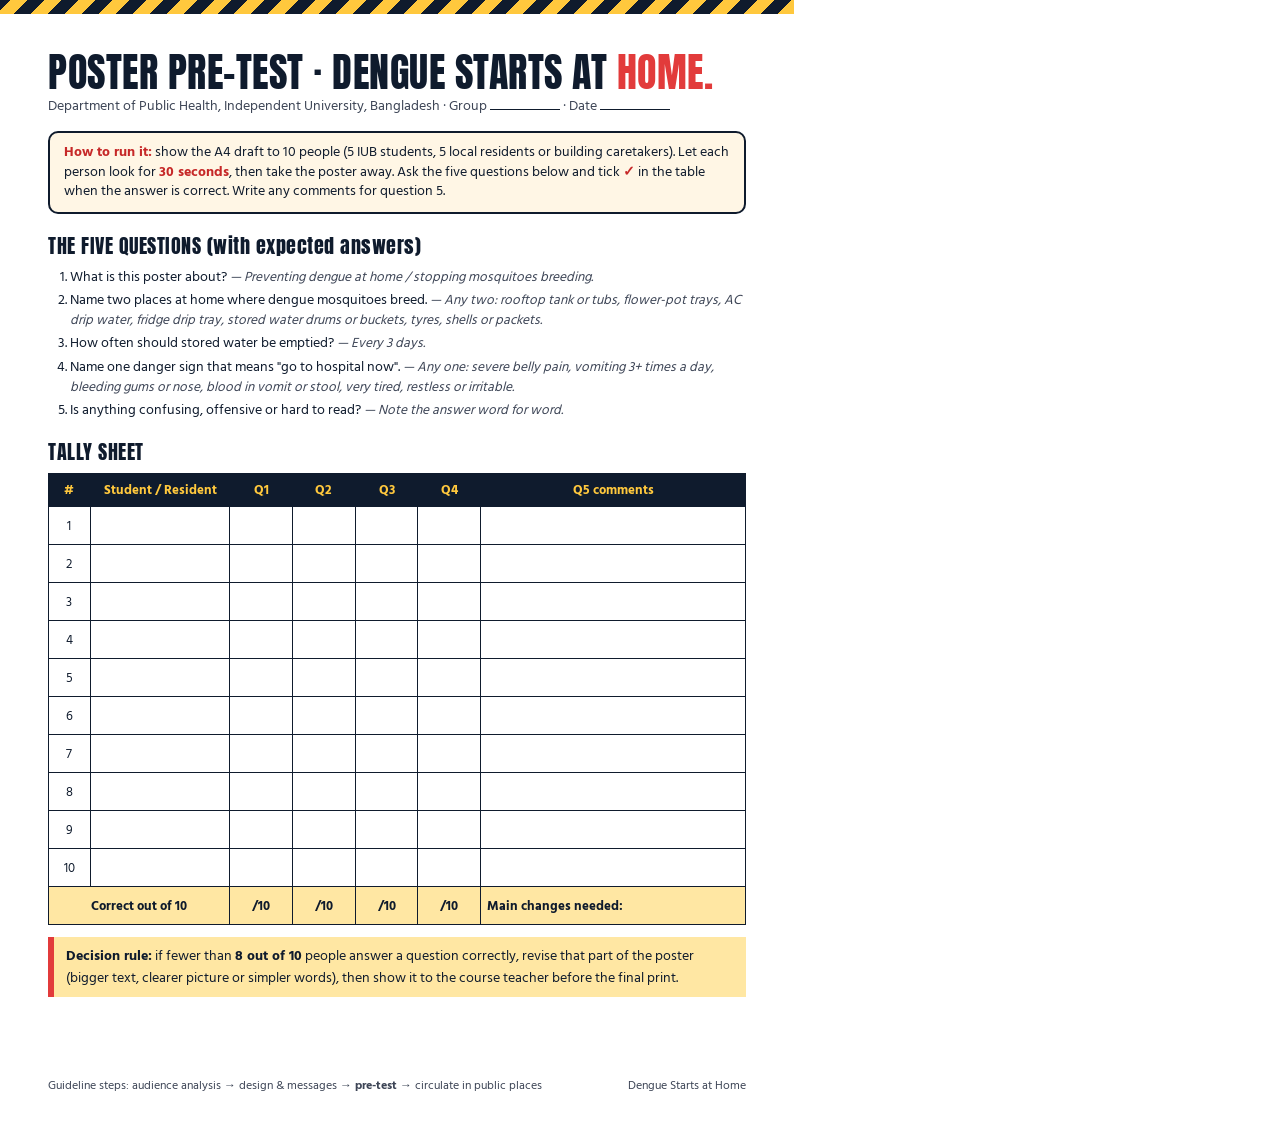
<file: dengue-awareness-poster/pretest-form.html>
<!doctype html>
<html lang="en">
<head>
<meta charset="utf-8">
<meta name="viewport" content="width=device-width, initial-scale=1">
<title>Dengue Poster — Pre-test Form</title>
<link href="fonts/fonts.css" rel="stylesheet">
<style>
  @page { size: 210mm 297mm; margin: 0; }
  * { box-sizing: border-box; -webkit-print-color-adjust: exact; print-color-adjust: exact; }
  html, body { margin: 0; padding: 0; background: #FFFFFF; }
  body { font-family: 'Hind Siliguri', Arial, sans-serif; color: #0F1B2D; }
  .page { width: 794px; height: 1123px; padding: 40px 48px; position: relative; overflow: hidden; }
  .tape { position: absolute; left: 0; top: 0; width: 794px; height: 14px; background: repeating-linear-gradient(-45deg, #FFC83D 0 12px, #0F1B2D 12px 24px); }
  h1 { font-family: 'Anton', Impact, sans-serif; font-weight: 400; font-size: 40px; line-height: 1; margin: 12px 0 2px; letter-spacing: 0.5px; }
  h1 span { color: #E23B3B; }
  .sub { font-size: 14px; color: #3D4556; margin: 0 0 14px; }
  .how { background: #FFF6E5; border: 2px solid #0F1B2D; border-radius: 10px; padding: 10px 14px; font-size: 13.5px; line-height: 1.45; }
  .how b { color: #C62828; }
  h2 { font-family: 'Anton', Impact, sans-serif; font-weight: 400; font-size: 20px; letter-spacing: 0.5px; margin: 16px 0 6px; }
  ol.q { margin: 0; padding-left: 22px; font-size: 13.5px; line-height: 1.5; }
  ol.q li { margin-bottom: 3px; }
  ol.q .ans { color: #3D4556; font-style: italic; }
  table { width: 100%; border-collapse: collapse; font-size: 13px; }
  th, td { border: 1.5px solid #0F1B2D; padding: 5px 6px; text-align: center; }
  th { background: #0F1B2D; color: #FFC83D; font-weight: 700; }
  td.l { text-align: left; }
  tr.total td { background: #FFE7A3; font-weight: 700; }
  td { height: 38px; }
  .rule { margin-top: 12px; font-size: 13.5px; background: #FFE7A3; border-left: 6px solid #E23B3B; padding: 8px 12px; }
  .foot { position: absolute; left: 48px; right: 48px; bottom: 28px; display: flex; justify-content: space-between; font-size: 12px; color: #3D4556; }
  .fill { display: inline-block; border-bottom: 1.5px solid #0F1B2D; min-width: 70px; }
</style>
</head>
<body>
<div class="page">
  <div class="tape"></div>
  <h1>POSTER PRE-TEST · DENGUE STARTS AT <span>HOME.</span></h1>
  <p class="sub">Department of Public Health, Independent University, Bangladesh · Group <span class="fill"></span> · Date <span class="fill"></span></p>

  <div class="how">
    <b>How to run it:</b> show the A4 draft to 10 people (5 IUB students, 5 local residents or building caretakers).
    Let each person look for <b>30 seconds</b>, then take the poster away. Ask the five questions below and
    tick <b>✓</b> in the table when the answer is correct. Write any comments for question 5.
  </div>

  <h2>THE FIVE QUESTIONS (with expected answers)</h2>
  <ol class="q">
    <li>What is this poster about? <span class="ans">— Preventing dengue at home / stopping mosquitoes breeding.</span></li>
    <li>Name two places at home where dengue mosquitoes breed. <span class="ans">— Any two: rooftop tank or tubs, flower-pot trays, AC drip water, fridge drip tray, stored water drums or buckets, tyres, shells or packets.</span></li>
    <li>How often should stored water be emptied? <span class="ans">— Every 3 days.</span></li>
    <li>Name one danger sign that means "go to hospital now". <span class="ans">— Any one: severe belly pain, vomiting 3+ times a day, bleeding gums or nose, blood in vomit or stool, very tired, restless or irritable.</span></li>
    <li>Is anything confusing, offensive or hard to read? <span class="ans">— Note the answer word for word.</span></li>
  </ol>

  <h2>TALLY SHEET</h2>
  <table>
    <tr><th style="width:6%">#</th><th style="width:20%">Student / Resident</th><th style="width:9%">Q1</th><th style="width:9%">Q2</th><th style="width:9%">Q3</th><th style="width:9%">Q4</th><th style="width:38%">Q5 comments</th></tr>
    <tr><td>1</td><td></td><td></td><td></td><td></td><td></td><td class="l"></td></tr>
    <tr><td>2</td><td></td><td></td><td></td><td></td><td></td><td class="l"></td></tr>
    <tr><td>3</td><td></td><td></td><td></td><td></td><td></td><td class="l"></td></tr>
    <tr><td>4</td><td></td><td></td><td></td><td></td><td></td><td class="l"></td></tr>
    <tr><td>5</td><td></td><td></td><td></td><td></td><td></td><td class="l"></td></tr>
    <tr><td>6</td><td></td><td></td><td></td><td></td><td></td><td class="l"></td></tr>
    <tr><td>7</td><td></td><td></td><td></td><td></td><td></td><td class="l"></td></tr>
    <tr><td>8</td><td></td><td></td><td></td><td></td><td></td><td class="l"></td></tr>
    <tr><td>9</td><td></td><td></td><td></td><td></td><td></td><td class="l"></td></tr>
    <tr><td>10</td><td></td><td></td><td></td><td></td><td></td><td class="l"></td></tr>
    <tr class="total"><td colspan="2">Correct out of 10</td><td>/10</td><td>/10</td><td>/10</td><td>/10</td><td class="l">Main changes needed:</td></tr>
  </table>

  <div class="rule"><b>Decision rule:</b> if fewer than <b>8 out of 10</b> people answer a question correctly, revise that part of the poster
    (bigger text, clearer picture or simpler words), then show it to the course teacher before the final print.</div>

  <div class="foot"><span>Guideline steps: audience analysis → design &amp; messages → <b>pre-test</b> → circulate in public places</span><span>Dengue Starts at Home</span></div>
</div>
</body>
</html>
</file>
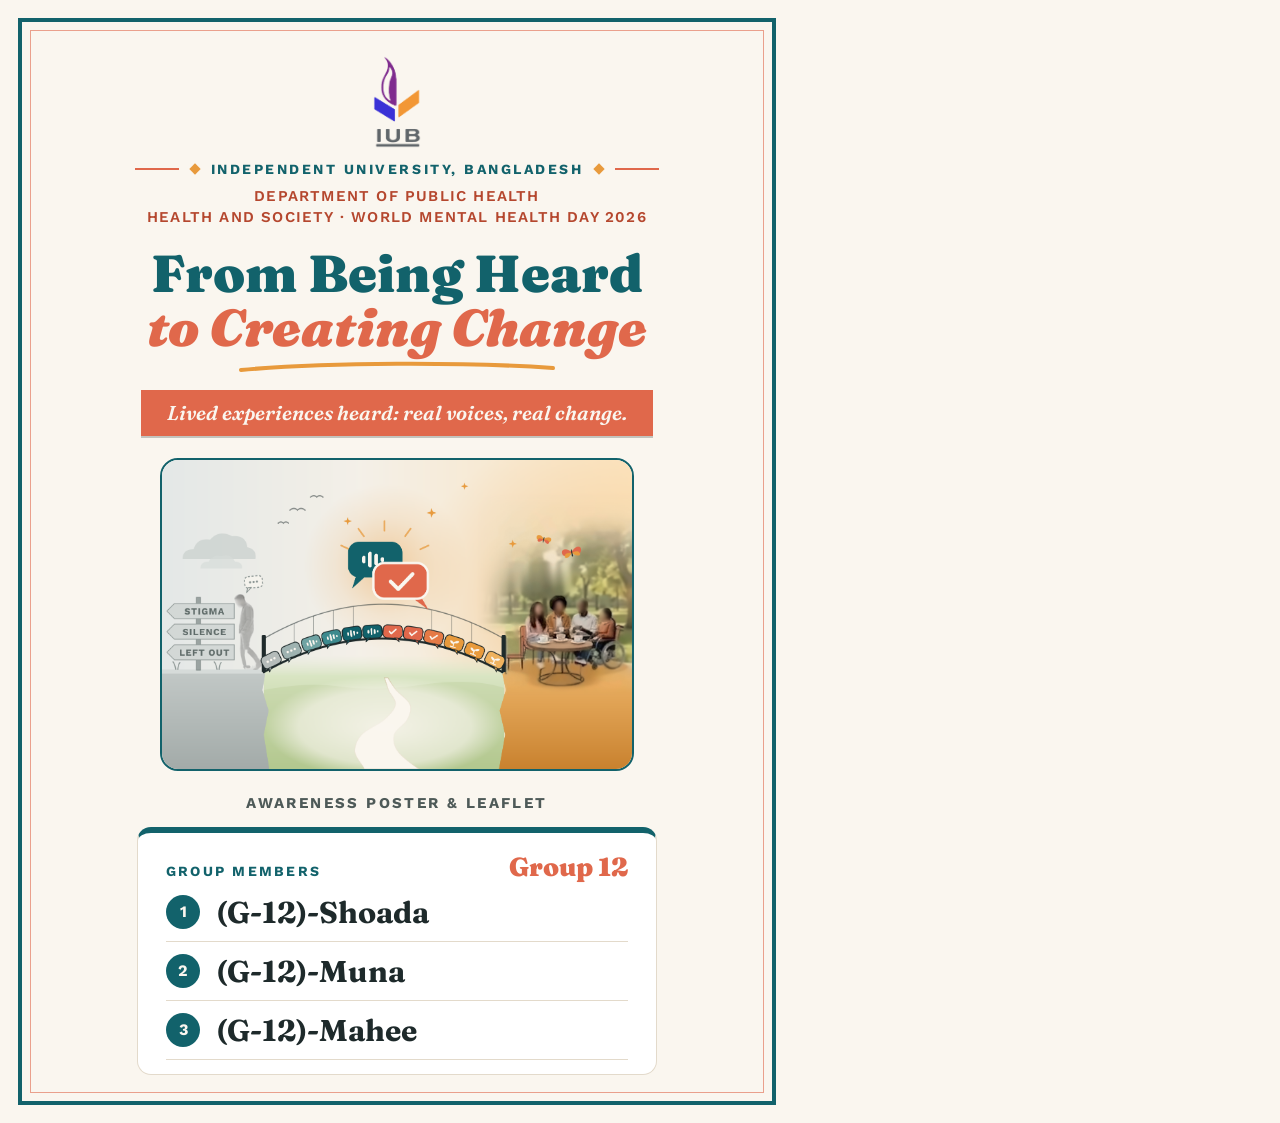
<file: mental-health-day-poster/file-cover.html>
<!doctype html>
<html lang="en">
<head>
<meta charset="utf-8">
<meta name="viewport" content="width=device-width, initial-scale=1">
<title>Group 12 — File Cover</title>
<link href="fonts/fonts.css" rel="stylesheet">
<style>
  @page { size: 210mm 297mm; margin: 0; }
  html, body { margin: 0; padding: 0; background: #FAF6EF; }
  * { -webkit-print-color-adjust: exact; print-color-adjust: exact; }
</style>
</head>
<body>
<div style="width:794px;height:1123px;box-sizing:border-box;position:relative;overflow:hidden;background:#FAF6EF;color:#1E2A2B;font-family:'Work Sans',Arial,sans-serif;display:flex;flex-direction:column;align-items:center;padding:56px 64px 48px">
  <div aria-hidden="true" style="position:absolute;left:18px;top:18px;right:18px;bottom:18px;border:4px solid #12626B"></div>
  <div aria-hidden="true" style="position:absolute;left:30px;top:30px;right:30px;bottom:30px;border:1.5px solid rgba(224,104,75,0.6)"></div>
  <img src="iub-logo.png" alt="Independent University, Bangladesh (IUB) logo" style="height:92px;width:auto;display:block;margin-bottom:12px">
  <div style="display:flex;align-items:center;gap:12px">
    <div style="width:44px;height:2px;background:#E0684B"></div><div style="width:8px;height:8px;background:#E89A3C;transform:rotate(45deg)"></div>
    <div style="font-size:14px;line-height:18px;font-weight:700;letter-spacing:0.18em;color:#12626B">INDEPENDENT UNIVERSITY, BANGLADESH</div>
    <div style="width:8px;height:8px;background:#E89A3C;transform:rotate(45deg)"></div><div style="width:44px;height:2px;background:#E0684B"></div>
  </div>
  <div style="margin-top:8px;font-size:15px;line-height:21px;font-weight:600;letter-spacing:0.08em;color:#B5472E;text-align:center">DEPARTMENT OF PUBLIC HEALTH<br>HEALTH AND SOCIETY &middot; WORLD MENTAL HEALTH DAY 2026</div>
  <div style="margin-top:18px;font-family:'Fraunces',Georgia,serif;font-weight:900;font-size:52px;line-height:1.04;text-align:center"><span style="display:block;color:#12626B">From Being Heard</span><span style="display:block;font-style:italic;color:#E0684B">to Creating Change</span></div>
  <svg width="320" height="16" viewBox="0 0 320 16" aria-hidden="true" style="display:block;margin-top:6px"><path d="M4 10 C 90 2 230 2 316 8" fill="none" stroke="#E89A3C" stroke-width="4" stroke-linecap="round"></path></svg>
  <div style="margin-top:14px;background:#E0684B;color:#FAF6EF;font-family:'Fraunces',Georgia,serif;font-style:italic;font-weight:600;font-size:20px;line-height:1.3;padding:10px 26px;box-shadow:0 2px 0 rgba(30,42,43,0.25)">Lived experiences heard: real voices, real change.</div>
  <img src="leaflet-cover-scene.png" alt="A bridge of speech bubbles leads from a grey cliff marked stigma, silence and left out to four friends at a café table in a park, with an empty chair; above it, a speech bubble is answered with a tick" style="margin-top:22px;width:470px;height:309px;object-fit:cover;border-radius:18px;border:2.5px solid #12626B;display:block">
  <div style="margin-top:22px;font-size:15px;line-height:20px;font-weight:700;letter-spacing:0.16em;color:#4E5A58">AWARENESS POSTER &amp; LEAFLET</div>
  <div style="flex:1"></div>
  <div style="width:520px;box-sizing:border-box;padding:18px 28px 14px;background:#FFFFFF;border:1.5px solid #E3DACB;border-top:6px solid #12626B;border-radius:14px;display:flex;flex-direction:column">
    <div style="display:flex;align-items:baseline;justify-content:space-between">
      <div style="font-size:14px;font-weight:700;letter-spacing:0.16em;color:#12626B">GROUP MEMBERS</div>
      <div style="font-family:'Fraunces',Georgia,serif;font-weight:900;font-size:26px;color:#E0684B">Group 12</div>
    </div>
        <div style="display:flex;align-items:center;gap:16px;padding:12px 0;border-bottom:1.5px solid #E3DACB">
          <div style="width:34px;height:34px;flex:none;border-radius:50%;background:#12626B;color:#FAF6EF;font-size:16px;line-height:34px;font-weight:700;text-align:center">1</div>
          <div style="font-family:'Fraunces',Georgia,serif;font-weight:700;font-size:30px;line-height:1.1;color:#1E2A2B">(G-12)-Shoada</div>
        </div>
        <div style="display:flex;align-items:center;gap:16px;padding:12px 0;border-bottom:1.5px solid #E3DACB">
          <div style="width:34px;height:34px;flex:none;border-radius:50%;background:#12626B;color:#FAF6EF;font-size:16px;line-height:34px;font-weight:700;text-align:center">2</div>
          <div style="font-family:'Fraunces',Georgia,serif;font-weight:700;font-size:30px;line-height:1.1;color:#1E2A2B">(G-12)-Muna</div>
        </div>
        <div style="display:flex;align-items:center;gap:16px;padding:12px 0;border-bottom:1.5px solid #E3DACB">
          <div style="width:34px;height:34px;flex:none;border-radius:50%;background:#12626B;color:#FAF6EF;font-size:16px;line-height:34px;font-weight:700;text-align:center">3</div>
          <div style="font-family:'Fraunces',Georgia,serif;font-weight:700;font-size:30px;line-height:1.1;color:#1E2A2B">(G-12)-Mahee</div>
        </div>
  </div>
</div>
</body>
</html>
</file>
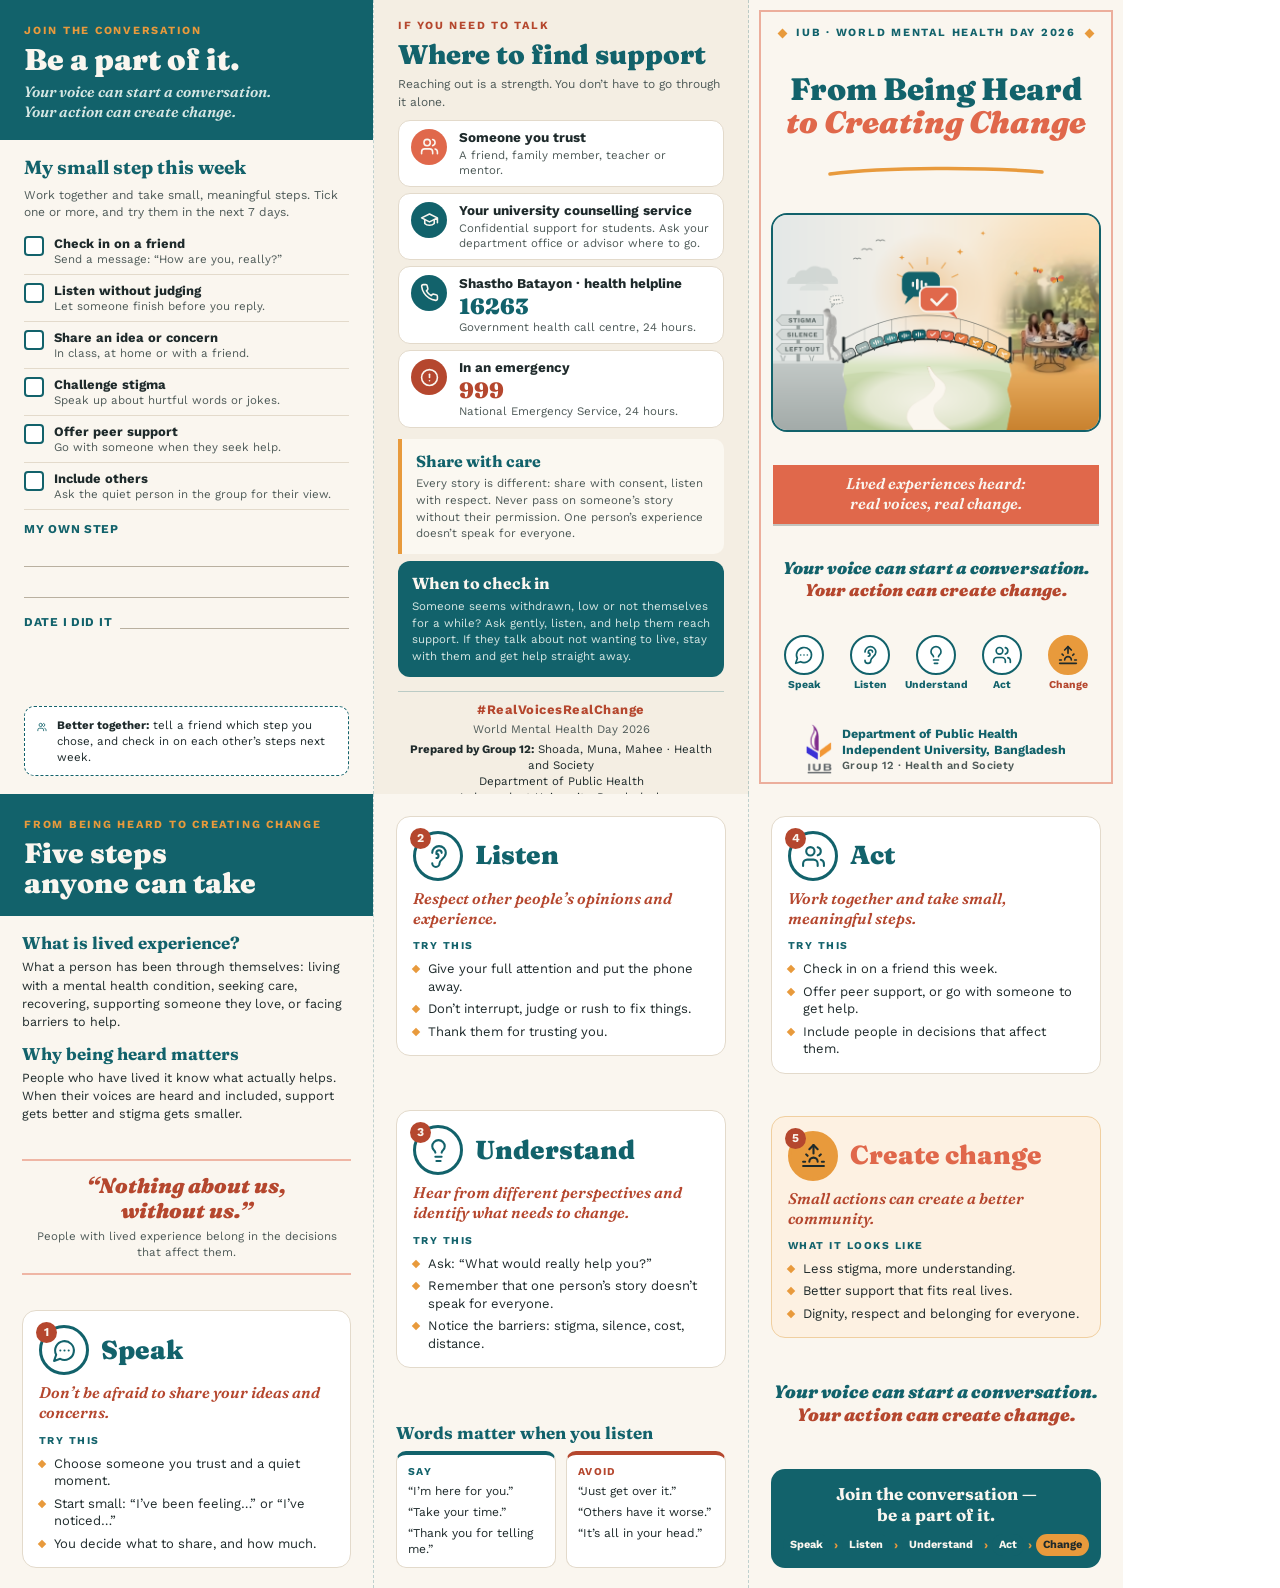
<file: mental-health-day-poster/leaflet.html>
<!doctype html>
<html lang="en">
<head>
<meta charset="utf-8">
<meta name="viewport" content="width=device-width, initial-scale=1">
<title>From Being Heard to Creating Change — A4 Tri-fold Leaflet</title>
<link href="fonts/fonts.css" rel="stylesheet">
<style>
  @page { size: 297mm 210mm; margin: 0; }
  html, body { margin: 0; padding: 0; background: #FFFFFF; }
  * { -webkit-print-color-adjust: exact; print-color-adjust: exact; }
  .sheet { width: 1123px; height: 794px; overflow: hidden; break-after: page; page-break-after: always; }
  .sheet:last-child { break-after: auto; page-break-after: auto; }
</style>
</head>
<body>
<div class="sheet" id="outside">
<div style="width:1123px;height:794px;position:relative;overflow:hidden;display:flex;flex-direction:row;background:#FFFFFF;color:#1E2A2B;font-family:'Work Sans',Arial,sans-serif">
  <div style="width:374px;height:794px;box-sizing:border-box;display:flex;flex-direction:column;background:#FAF6EF;border-right:1px dashed rgba(18,98,107,0.25)">
    <div style="background:#12626B;padding:24px 24px 18px;display:flex;flex-direction:column;gap:6px">
      <div style="font-size:11px;line-height:14px;font-weight:700;letter-spacing:0.16em;color:#E89A3C">JOIN THE CONVERSATION</div>
      <div style="font-family:'Fraunces',Georgia,serif;font-weight:900;font-size:30px;line-height:1.05;color:#FAF6EF">Be a part of it.</div>
      <div style="font-family:'Fraunces',Georgia,serif;font-style:italic;font-weight:600;font-size:15px;line-height:1.35;color:#D5E6E3">Your voice can start a conversation.<br>Your action can create change.</div>
    </div>
    <div style="flex:1;padding:16px 24px 18px;display:flex;flex-direction:column;gap:8px">
      <div style="font-family:'Fraunces',Georgia,serif;font-weight:700;font-size:19px;line-height:1.2;color:#12626B">My small step this week</div>
      <div style="font-size:12px;line-height:1.4;color:#4E5A58">Work together and take small, meaningful steps. Tick one or more, and try them in the next 7 days.</div>
      <div style="display:flex;flex-direction:column">
        <div style="display:flex;align-items:flex-start;gap:10px;padding:7px 0;border-bottom:1px solid #E3DACB">
          <div style="width:16px;height:16px;flex:none;margin-top:1px;border:2px solid #12626B;border-radius:4px;background:#FFFFFF"></div>
          <div style="display:flex;flex-direction:column"><div style="font-size:13px;line-height:17px;font-weight:700;color:#1E2A2B">Check in on a friend</div><div style="font-size:11.5px;line-height:15px;color:#4E5A58">Send a message: &ldquo;How are you, really?&rdquo;</div></div>
        </div>
        <div style="display:flex;align-items:flex-start;gap:10px;padding:7px 0;border-bottom:1px solid #E3DACB">
          <div style="width:16px;height:16px;flex:none;margin-top:1px;border:2px solid #12626B;border-radius:4px;background:#FFFFFF"></div>
          <div style="display:flex;flex-direction:column"><div style="font-size:13px;line-height:17px;font-weight:700;color:#1E2A2B">Listen without judging</div><div style="font-size:11.5px;line-height:15px;color:#4E5A58">Let someone finish before you reply.</div></div>
        </div>
        <div style="display:flex;align-items:flex-start;gap:10px;padding:7px 0;border-bottom:1px solid #E3DACB">
          <div style="width:16px;height:16px;flex:none;margin-top:1px;border:2px solid #12626B;border-radius:4px;background:#FFFFFF"></div>
          <div style="display:flex;flex-direction:column"><div style="font-size:13px;line-height:17px;font-weight:700;color:#1E2A2B">Share an idea or concern</div><div style="font-size:11.5px;line-height:15px;color:#4E5A58">In class, at home or with a friend.</div></div>
        </div>
        <div style="display:flex;align-items:flex-start;gap:10px;padding:7px 0;border-bottom:1px solid #E3DACB">
          <div style="width:16px;height:16px;flex:none;margin-top:1px;border:2px solid #12626B;border-radius:4px;background:#FFFFFF"></div>
          <div style="display:flex;flex-direction:column"><div style="font-size:13px;line-height:17px;font-weight:700;color:#1E2A2B">Challenge stigma</div><div style="font-size:11.5px;line-height:15px;color:#4E5A58">Speak up about hurtful words or jokes.</div></div>
        </div>
        <div style="display:flex;align-items:flex-start;gap:10px;padding:7px 0;border-bottom:1px solid #E3DACB">
          <div style="width:16px;height:16px;flex:none;margin-top:1px;border:2px solid #12626B;border-radius:4px;background:#FFFFFF"></div>
          <div style="display:flex;flex-direction:column"><div style="font-size:13px;line-height:17px;font-weight:700;color:#1E2A2B">Offer peer support</div><div style="font-size:11.5px;line-height:15px;color:#4E5A58">Go with someone when they seek help.</div></div>
        </div>
        <div style="display:flex;align-items:flex-start;gap:10px;padding:7px 0;border-bottom:1px solid #E3DACB">
          <div style="width:16px;height:16px;flex:none;margin-top:1px;border:2px solid #12626B;border-radius:4px;background:#FFFFFF"></div>
          <div style="display:flex;flex-direction:column"><div style="font-size:13px;line-height:17px;font-weight:700;color:#1E2A2B">Include others</div><div style="font-size:11.5px;line-height:15px;color:#4E5A58">Ask the quiet person in the group for their view.</div></div>
        </div>
      </div>
      <div style="margin-top:4px;font-size:12px;font-weight:700;letter-spacing:0.06em;color:#12626B">MY OWN STEP</div>
      <div style="height:22px;border-bottom:1.5px solid #B9B0A0"></div>
      <div style="height:22px;border-bottom:1.5px solid #B9B0A0"></div>
      <div style="display:flex;align-items:flex-end;gap:8px;margin-top:6px"><div style="font-size:12px;font-weight:700;letter-spacing:0.06em;color:#12626B;white-space:nowrap">DATE I DID IT</div><div style="flex:1;height:16px;border-bottom:1.5px solid #B9B0A0"></div></div>
      <div style="flex:1"></div>
      <div style="display:flex;gap:10px;align-items:flex-start;padding:10px 12px;background:#FFFFFF;border:1px dashed #12626B;border-radius:10px">
        <svg width="20" height="20" viewBox="0 0 24 24" fill="none" stroke="#12626B" stroke-width="2" stroke-linecap="round" stroke-linejoin="round" aria-hidden="true"><path d="M16 21v-2a4 4 0 0 0-4-4H6a4 4 0 0 0-4 4v2"></path><circle cx="9" cy="7" r="4"></circle><path d="M22 21v-2a4 4 0 0 0-3-3.87"></path><path d="M16 3.13a4 4 0 0 1 0 7.75"></path></svg>
        <div style="font-size:11.5px;line-height:1.4;color:#1E2A2B"><b>Better together:</b> tell a friend which step you chose, and check in on each other&rsquo;s steps next week.</div>
      </div>
    </div>
  </div>
  <div style="width:375px;height:794px;box-sizing:border-box;display:flex;flex-direction:column;gap:7px;padding:19px 24px 13px;background:#F4EEE3;border-right:1px dashed rgba(18,98,107,0.25)">
    <div style="font-size:11px;line-height:14px;font-weight:700;letter-spacing:0.16em;color:#B5472E">IF YOU NEED TO TALK</div>
    <div style="font-family:'Fraunces',Georgia,serif;font-weight:900;font-size:27px;line-height:1.08;color:#12626B">Where to find support</div>
    <div style="font-size:12px;line-height:1.45;color:#4E5A58">Reaching out is a strength. You don&rsquo;t have to go through it alone.</div>
    <div style="display:flex;flex-direction:column;gap:6px;margin-top:2px">
      <div style="display:flex;gap:12px;align-items:flex-start;padding:8px 12px;background:#FFFFFF;border:1px solid #E3DACB;border-radius:12px">
        <div style="width:36px;height:36px;flex:none;border-radius:50%;background:#E0684B;display:flex;align-items:center;justify-content:center"><svg width="19" height="19" viewBox="0 0 24 24" fill="none" stroke="#FAF6EF" stroke-width="2" stroke-linecap="round" stroke-linejoin="round" aria-hidden="true"><path d="M16 21v-2a4 4 0 0 0-4-4H6a4 4 0 0 0-4 4v2"></path><circle cx="9" cy="7" r="4"></circle><path d="M22 21v-2a4 4 0 0 0-3-3.87"></path><path d="M16 3.13a4 4 0 0 1 0 7.75"></path></svg></div>
        <div style="display:flex;flex-direction:column;gap:2px">
          <div style="font-size:13.5px;line-height:17px;font-weight:700;color:#1E2A2B">Someone you trust</div>
          
          <div style="font-size:11.5px;line-height:15px;color:#4E5A58">A friend, family member, teacher or mentor.</div>
        </div>
      </div>
      <div style="display:flex;gap:12px;align-items:flex-start;padding:8px 12px;background:#FFFFFF;border:1px solid #E3DACB;border-radius:12px">
        <div style="width:36px;height:36px;flex:none;border-radius:50%;background:#12626B;display:flex;align-items:center;justify-content:center"><svg width="19" height="19" viewBox="0 0 24 24" fill="none" stroke="#FAF6EF" stroke-width="2" stroke-linecap="round" stroke-linejoin="round" aria-hidden="true"><path d="M22 10v6M2 10l10-5 10 5-10 5z"></path><path d="M6 12v5c3 3 9 3 12 0v-5"></path></svg></div>
        <div style="display:flex;flex-direction:column;gap:2px">
          <div style="font-size:13.5px;line-height:17px;font-weight:700;color:#1E2A2B">Your university counselling service</div>
          
          <div style="font-size:11.5px;line-height:15px;color:#4E5A58">Confidential support for students. Ask your department office or advisor where to go.</div>
        </div>
      </div>
      <div style="display:flex;gap:12px;align-items:flex-start;padding:8px 12px;background:#FFFFFF;border:1px solid #E3DACB;border-radius:12px">
        <div style="width:36px;height:36px;flex:none;border-radius:50%;background:#12626B;display:flex;align-items:center;justify-content:center"><svg width="19" height="19" viewBox="0 0 24 24" fill="none" stroke="#FAF6EF" stroke-width="2" stroke-linecap="round" stroke-linejoin="round" aria-hidden="true"><path d="M22 16.92v3a2 2 0 0 1-2.18 2 19.79 19.79 0 0 1-8.63-3.07 19.5 19.5 0 0 1-6-6 19.79 19.79 0 0 1-3.07-8.67A2 2 0 0 1 4.11 2h3a2 2 0 0 1 2 1.72 12.84 12.84 0 0 0 .7 2.81 2 2 0 0 1-.45 2.11L8.09 9.91a16 16 0 0 0 6 6l1.27-1.27a2 2 0 0 1 2.11-.45 12.84 12.84 0 0 0 2.81.7A2 2 0 0 1 22 16.92z"></path></svg></div>
        <div style="display:flex;flex-direction:column;gap:2px">
          <div style="font-size:13.5px;line-height:17px;font-weight:700;color:#1E2A2B">Shastho Batayon &middot; health helpline</div>
          <div style="font-family:'Fraunces',Georgia,serif;font-weight:900;font-size:22px;line-height:1.1;color:#12626B">16263</div>
          <div style="font-size:11.5px;line-height:15px;color:#4E5A58">Government health call centre, 24 hours.</div>
        </div>
      </div>
      <div style="display:flex;gap:12px;align-items:flex-start;padding:8px 12px;background:#FFFFFF;border:1px solid #E3DACB;border-radius:12px">
        <div style="width:36px;height:36px;flex:none;border-radius:50%;background:#B5472E;display:flex;align-items:center;justify-content:center"><svg width="19" height="19" viewBox="0 0 24 24" fill="none" stroke="#FAF6EF" stroke-width="2" stroke-linecap="round" stroke-linejoin="round" aria-hidden="true"><circle cx="12" cy="12" r="10"></circle><line x1="12" x2="12" y1="8" y2="12"></line><line x1="12" x2="12.01" y1="16" y2="16"></line></svg></div>
        <div style="display:flex;flex-direction:column;gap:2px">
          <div style="font-size:13.5px;line-height:17px;font-weight:700;color:#1E2A2B">In an emergency</div>
          <div style="font-family:'Fraunces',Georgia,serif;font-weight:900;font-size:22px;line-height:1.1;color:#B5472E">999</div>
          <div style="font-size:11.5px;line-height:15px;color:#4E5A58">National Emergency Service, 24 hours.</div>
        </div>
      </div>
    </div>
    <div style="margin-top:4px;padding:12px 14px;border-left:4px solid #E89A3C;background:#FBF8F1;border-radius:0 10px 10px 0;display:flex;flex-direction:column;gap:4px">
      <div style="font-family:'Fraunces',Georgia,serif;font-weight:700;font-size:16px;color:#12626B">Share with care</div>
      <div style="font-size:11.5px;line-height:1.45;color:#4E5A58">Every story is different: share with consent, listen with respect. Never pass on someone&rsquo;s story without their permission. One person&rsquo;s experience doesn&rsquo;t speak for everyone.</div>
    </div>
    <div style="padding:12px 14px;background:#12626B;border-radius:12px;display:flex;flex-direction:column;gap:5px">
      <div style="font-family:'Fraunces',Georgia,serif;font-weight:700;font-size:16px;color:#FAF6EF">When to check in</div>
      <div style="font-size:11.5px;line-height:1.45;color:#D5E6E3">Someone seems withdrawn, low or not themselves for a while? Ask gently, listen, and help them reach support. If they talk about not wanting to live, stay with them and get help straight away.</div>
    </div>
    <div style="flex:1"></div>
    <div style="display:flex;flex-direction:column;align-items:center;gap:4px;text-align:center;padding-top:10px;border-top:1.5px solid rgba(18,98,107,0.25)">
      <div style="font-size:13px;font-weight:700;letter-spacing:0.04em;color:#B5472E">#RealVoicesRealChange</div>
      <div style="font-size:11.5px;line-height:1.4;color:#4E5A58">World Mental Health Day 2026</div>
      <div style="font-size:11.5px;line-height:1.4;color:#1E2A2B"><b>Prepared by Group 12:</b> Shoada, Muna, Mahee &middot; Health and Society<br>Department of Public Health<br>Independent University, Bangladesh</div>
    </div>
  </div>
  <div style="width:374px;height:794px;box-sizing:border-box;display:flex;flex-direction:column;align-items:center;justify-content:space-between;padding:26px 22px 20px;background:#FAF6EF;position:relative">
    <div aria-hidden="true" style="position:absolute;left:10px;top:10px;right:10px;bottom:10px;border:2px solid rgba(224,104,75,0.5)"></div>
    <div style="display:flex;align-items:center;gap:10px"><div style="width:7px;height:7px;flex:none;background:#E89A3C;transform:rotate(45deg)"></div><div style="font-size:11px;line-height:14px;font-weight:700;letter-spacing:0.16em;color:#12626B">IUB &middot; WORLD MENTAL HEALTH DAY 2026</div><div style="width:7px;height:7px;flex:none;background:#E89A3C;transform:rotate(45deg)"></div></div>
    <div style="font-family:'Fraunces',Georgia,serif;font-weight:900;font-size:31px;line-height:1.04;text-align:center"><span style="display:block;color:#12626B">From Being Heard</span><span style="display:block;font-style:italic;color:#E0684B">to Creating Change</span></div>
    <svg width="220" height="14" viewBox="0 0 220 14" aria-hidden="true" style="display:block;margin-top:-6px"><path d="M4 9 C 60 2 160 2 216 7" fill="none" stroke="#E89A3C" stroke-width="3.5" stroke-linecap="round"></path></svg>
    <img src="leaflet-cover-scene.png" alt="A bridge of speech bubbles leads from a grey cliff marked stigma, silence and left out to four friends at a café table in a park, with an empty chair; above it, a speech bubble is answered with a tick" style="width:326px;height:215px;object-fit:cover;border-radius:16px;border:2px solid #12626B;display:block">
    <div style="width:326px;box-sizing:border-box;background:#E0684B;color:#FAF6EF;font-family:'Fraunces',Georgia,serif;font-style:italic;font-weight:600;font-size:15.5px;line-height:1.3;text-align:center;padding:9px 14px;box-shadow:0 2px 0 rgba(30,42,43,0.25)">Lived experiences heard:<br>real voices, real change.</div>
    <div style="font-family:'Fraunces',Georgia,serif;font-style:italic;font-weight:700;font-size:17px;line-height:1.3;text-align:center"><span style="color:#12626B">Your voice can start a conversation.</span><br><span style="color:#B5472E">Your action can create change.</span></div>
    <div style="display:flex;justify-content:center;gap:4px">
        <div style="width:62px;display:flex;flex-direction:column;align-items:center;gap:4px">
          <div style="width:40px;height:40px;box-sizing:border-box;border-radius:50%;background:#FFFFFF;border:2.5px solid #12626B;display:flex;align-items:center;justify-content:center"><svg width="20" height="20" viewBox="0 0 24 24" fill="none" stroke="#12626B" stroke-width="2" stroke-linecap="round" stroke-linejoin="round" aria-hidden="true"><path d="M7.9 20A9 9 0 1 0 4 16.1L2 22Z"></path><path d="M8 12h.01"></path><path d="M12 12h.01"></path><path d="M16 12h.01"></path></svg></div>
          <div style="font-size:10.5px;line-height:12px;font-weight:700;color:#12626B;text-align:center;white-space:nowrap">Speak</div>
        </div>
        <div style="width:62px;display:flex;flex-direction:column;align-items:center;gap:4px">
          <div style="width:40px;height:40px;box-sizing:border-box;border-radius:50%;background:#FFFFFF;border:2.5px solid #12626B;display:flex;align-items:center;justify-content:center"><svg width="20" height="20" viewBox="0 0 24 24" fill="none" stroke="#12626B" stroke-width="2" stroke-linecap="round" stroke-linejoin="round" aria-hidden="true"><path d="M6 8.5a6.5 6.5 0 1 1 13 0c0 6-6 6-6 10a3.5 3.5 0 1 1-7 0"></path><path d="M15 8.5a2.5 2.5 0 0 0-5 0v1a2 2 0 1 1 0 4"></path></svg></div>
          <div style="font-size:10.5px;line-height:12px;font-weight:700;color:#12626B;text-align:center;white-space:nowrap">Listen</div>
        </div>
        <div style="width:62px;display:flex;flex-direction:column;align-items:center;gap:4px">
          <div style="width:40px;height:40px;box-sizing:border-box;border-radius:50%;background:#FFFFFF;border:2.5px solid #12626B;display:flex;align-items:center;justify-content:center"><svg width="20" height="20" viewBox="0 0 24 24" fill="none" stroke="#12626B" stroke-width="2" stroke-linecap="round" stroke-linejoin="round" aria-hidden="true"><path d="M15 14c.2-1 .7-1.7 1.5-2.5 1-.9 1.5-2.2 1.5-3.5A6 6 0 0 0 6 8c0 1 .2 2.2 1.5 3.5.7.7 1.3 1.5 1.5 2.5"></path><path d="M9 18h6"></path><path d="M10 22h4"></path></svg></div>
          <div style="font-size:10.5px;line-height:12px;font-weight:700;color:#12626B;text-align:center;white-space:nowrap">Understand</div>
        </div>
        <div style="width:62px;display:flex;flex-direction:column;align-items:center;gap:4px">
          <div style="width:40px;height:40px;box-sizing:border-box;border-radius:50%;background:#FFFFFF;border:2.5px solid #12626B;display:flex;align-items:center;justify-content:center"><svg width="20" height="20" viewBox="0 0 24 24" fill="none" stroke="#12626B" stroke-width="2" stroke-linecap="round" stroke-linejoin="round" aria-hidden="true"><path d="M16 21v-2a4 4 0 0 0-4-4H6a4 4 0 0 0-4 4v2"></path><circle cx="9" cy="7" r="4"></circle><path d="M22 21v-2a4 4 0 0 0-3-3.87"></path><path d="M16 3.13a4 4 0 0 1 0 7.75"></path></svg></div>
          <div style="font-size:10.5px;line-height:12px;font-weight:700;color:#12626B;text-align:center;white-space:nowrap">Act</div>
        </div>
        <div style="width:62px;display:flex;flex-direction:column;align-items:center;gap:4px">
          <div style="width:40px;height:40px;box-sizing:border-box;border-radius:50%;background:#E89A3C;border:2.5px solid #E89A3C;display:flex;align-items:center;justify-content:center"><svg width="20" height="20" viewBox="0 0 24 24" fill="none" stroke="#1E2A2B" stroke-width="2" stroke-linecap="round" stroke-linejoin="round" aria-hidden="true"><path d="M12 2v8"></path><path d="m4.93 10.93 1.41 1.41"></path><path d="M2 18h2"></path><path d="M20 18h2"></path><path d="m19.07 10.93-1.41 1.41"></path><path d="M22 22H2"></path><path d="m8 6 4-4 4 4"></path><path d="M16 18a4 4 0 0 0-8 0"></path></svg></div>
          <div style="font-size:10.5px;line-height:12px;font-weight:700;color:#B5472E;text-align:center;white-space:nowrap">Change</div>
        </div>
    </div>
    <div style="display:flex;align-items:center;gap:10px">
      <img src="iub-logo.png" alt="Independent University, Bangladesh (IUB) logo" style="height:50px;width:auto;display:block">
      <div style="display:flex;flex-direction:column;gap:1px"><div style="font-size:12.5px;line-height:16px;font-weight:700;color:#12626B">Department of Public Health<br>Independent University, Bangladesh</div><div style="font-size:11px;line-height:14px;font-weight:600;letter-spacing:0.04em;color:#4E5A58">Group 12 &middot; Health and Society</div></div>
    </div>
  </div>
</div>
</div>
<div class="sheet" id="inside">
<div style="width:1123px;height:794px;position:relative;overflow:hidden;display:flex;flex-direction:row;background:#FFFFFF;color:#1E2A2B;font-family:'Work Sans',Arial,sans-serif">
  <div style="width:374px;height:794px;box-sizing:border-box;display:flex;flex-direction:column;background:#FAF6EF;border-right:1px dashed rgba(18,98,107,0.25)">
    <div style="background:#12626B;padding:24px 24px 18px;display:flex;flex-direction:column;gap:6px">
      <div style="font-size:11px;line-height:14px;font-weight:700;letter-spacing:0.16em;color:#E89A3C">FROM BEING HEARD TO CREATING CHANGE</div>
      <div style="font-family:'Fraunces',Georgia,serif;font-weight:900;font-size:28px;line-height:1.08;color:#FAF6EF">Five steps<br>anyone can take</div>
    </div>
    <div style="flex:1;padding:16px 22px 20px;display:flex;flex-direction:column;gap:12px">
      <div style="display:flex;flex-direction:column;gap:5px">
        <div style="font-family:'Fraunces',Georgia,serif;font-weight:700;font-size:17px;color:#12626B">What is lived experience?</div>
        <div style="font-size:12.5px;line-height:1.45;color:#1E2A2B">What a person has been through themselves: living with a mental health condition, seeking care, recovering, supporting someone they love, or facing barriers to help.</div>
      </div>
      <div style="display:flex;flex-direction:column;gap:5px">
        <div style="font-family:'Fraunces',Georgia,serif;font-weight:700;font-size:17px;color:#12626B">Why being heard matters</div>
        <div style="font-size:12.5px;line-height:1.45;color:#1E2A2B">People who have lived it know what actually helps. When their voices are heard and included, support gets better and stigma gets smaller.</div>
      </div>
      <div style="flex:1"></div>
      <div style="display:flex;flex-direction:column;align-items:center;gap:5px;padding:12px 8px;border-top:2px solid rgba(224,104,75,0.45);border-bottom:2px solid rgba(224,104,75,0.45)">
        <div style="font-family:'Fraunces',Georgia,serif;font-style:italic;font-weight:900;font-size:21px;line-height:1.2;color:#B5472E;text-align:center">&ldquo;Nothing about us,<br>without us.&rdquo;</div>
        <div style="font-size:11.5px;line-height:1.4;color:#4E5A58;text-align:center">People with lived experience belong in the decisions that affect them.</div>
      </div>
      <div style="flex:1"></div>
    <div style="display:flex;flex-direction:column;gap:8px;padding:14px 16px 15px;background:#FFFFFF;border:1px solid #E3DACB;border-radius:14px">
      <div style="display:flex;align-items:center;gap:12px">
        <div style="position:relative;width:50px;height:50px;flex:none;box-sizing:border-box;border-radius:50%;background:#FFFFFF;border:3px solid #12626B;display:flex;align-items:center;justify-content:center"><svg width="25" height="25" viewBox="0 0 24 24" fill="none" stroke="#12626B" stroke-width="2" stroke-linecap="round" stroke-linejoin="round" aria-hidden="true"><path d="M7.9 20A9 9 0 1 0 4 16.1L2 22Z"></path><path d="M8 12h.01"></path><path d="M12 12h.01"></path><path d="M16 12h.01"></path></svg>
          <div style="position:absolute;left:-6px;top:-6px;width:21px;height:21px;border-radius:50%;background:#B5472E;color:#FAF6EF;font-size:12px;line-height:21px;font-weight:700;text-align:center">1</div>
        </div>
        <div style="font-family:'Fraunces',Georgia,serif;font-weight:900;font-size:26px;line-height:1.05;color:#12626B">Speak</div>
      </div>
      <div style="font-family:'Fraunces',Georgia,serif;font-style:italic;font-weight:600;font-size:15.5px;line-height:1.3;color:#B5472E">Don&rsquo;t be afraid to share your ideas and concerns.</div>
      <div style="font-size:10.5px;font-weight:700;letter-spacing:0.14em;color:#12626B;margin-top:2px">TRY THIS</div>
      <div style="display:flex;flex-direction:column;gap:5px"><div style="display:flex;align-items:flex-start;gap:9px"><div style="width:6px;height:6px;flex:none;margin-top:6px;background:#E89A3C;transform:rotate(45deg)"></div><div style="font-size:13px;line-height:17.5px;color:#1E2A2B">Choose someone you trust and a quiet moment.</div></div><div style="display:flex;align-items:flex-start;gap:9px"><div style="width:6px;height:6px;flex:none;margin-top:6px;background:#E89A3C;transform:rotate(45deg)"></div><div style="font-size:13px;line-height:17.5px;color:#1E2A2B">Start small: &ldquo;I&rsquo;ve been feeling&hellip;&rdquo; or &ldquo;I&rsquo;ve noticed&hellip;&rdquo;</div></div><div style="display:flex;align-items:flex-start;gap:9px"><div style="width:6px;height:6px;flex:none;margin-top:6px;background:#E89A3C;transform:rotate(45deg)"></div><div style="font-size:13px;line-height:17.5px;color:#1E2A2B">You decide what to share, and how much.</div></div></div>
    </div>
    </div>
  </div>
  <div style="width:375px;height:794px;box-sizing:border-box;display:flex;flex-direction:column;justify-content:space-between;padding:22px 22px 20px;background:#FAF6EF;border-right:1px dashed rgba(18,98,107,0.25)">
    <div style="display:flex;flex-direction:column;gap:8px;padding:14px 16px 15px;background:#FFFFFF;border:1px solid #E3DACB;border-radius:14px">
      <div style="display:flex;align-items:center;gap:12px">
        <div style="position:relative;width:50px;height:50px;flex:none;box-sizing:border-box;border-radius:50%;background:#FFFFFF;border:3px solid #12626B;display:flex;align-items:center;justify-content:center"><svg width="25" height="25" viewBox="0 0 24 24" fill="none" stroke="#12626B" stroke-width="2" stroke-linecap="round" stroke-linejoin="round" aria-hidden="true"><path d="M6 8.5a6.5 6.5 0 1 1 13 0c0 6-6 6-6 10a3.5 3.5 0 1 1-7 0"></path><path d="M15 8.5a2.5 2.5 0 0 0-5 0v1a2 2 0 1 1 0 4"></path></svg>
          <div style="position:absolute;left:-6px;top:-6px;width:21px;height:21px;border-radius:50%;background:#B5472E;color:#FAF6EF;font-size:12px;line-height:21px;font-weight:700;text-align:center">2</div>
        </div>
        <div style="font-family:'Fraunces',Georgia,serif;font-weight:900;font-size:26px;line-height:1.05;color:#12626B">Listen</div>
      </div>
      <div style="font-family:'Fraunces',Georgia,serif;font-style:italic;font-weight:600;font-size:15.5px;line-height:1.3;color:#B5472E">Respect other people&rsquo;s opinions and experience.</div>
      <div style="font-size:10.5px;font-weight:700;letter-spacing:0.14em;color:#12626B;margin-top:2px">TRY THIS</div>
      <div style="display:flex;flex-direction:column;gap:5px"><div style="display:flex;align-items:flex-start;gap:9px"><div style="width:6px;height:6px;flex:none;margin-top:6px;background:#E89A3C;transform:rotate(45deg)"></div><div style="font-size:13px;line-height:17.5px;color:#1E2A2B">Give your full attention and put the phone away.</div></div><div style="display:flex;align-items:flex-start;gap:9px"><div style="width:6px;height:6px;flex:none;margin-top:6px;background:#E89A3C;transform:rotate(45deg)"></div><div style="font-size:13px;line-height:17.5px;color:#1E2A2B">Don&rsquo;t interrupt, judge or rush to fix things.</div></div><div style="display:flex;align-items:flex-start;gap:9px"><div style="width:6px;height:6px;flex:none;margin-top:6px;background:#E89A3C;transform:rotate(45deg)"></div><div style="font-size:13px;line-height:17.5px;color:#1E2A2B">Thank them for trusting you.</div></div></div>
    </div>
    <div style="display:flex;flex-direction:column;gap:8px;padding:14px 16px 15px;background:#FFFFFF;border:1px solid #E3DACB;border-radius:14px">
      <div style="display:flex;align-items:center;gap:12px">
        <div style="position:relative;width:50px;height:50px;flex:none;box-sizing:border-box;border-radius:50%;background:#FFFFFF;border:3px solid #12626B;display:flex;align-items:center;justify-content:center"><svg width="25" height="25" viewBox="0 0 24 24" fill="none" stroke="#12626B" stroke-width="2" stroke-linecap="round" stroke-linejoin="round" aria-hidden="true"><path d="M15 14c.2-1 .7-1.7 1.5-2.5 1-.9 1.5-2.2 1.5-3.5A6 6 0 0 0 6 8c0 1 .2 2.2 1.5 3.5.7.7 1.3 1.5 1.5 2.5"></path><path d="M9 18h6"></path><path d="M10 22h4"></path></svg>
          <div style="position:absolute;left:-6px;top:-6px;width:21px;height:21px;border-radius:50%;background:#B5472E;color:#FAF6EF;font-size:12px;line-height:21px;font-weight:700;text-align:center">3</div>
        </div>
        <div style="font-family:'Fraunces',Georgia,serif;font-weight:900;font-size:26px;line-height:1.05;color:#12626B">Understand</div>
      </div>
      <div style="font-family:'Fraunces',Georgia,serif;font-style:italic;font-weight:600;font-size:15.5px;line-height:1.3;color:#B5472E">Hear from different perspectives and identify what needs to change.</div>
      <div style="font-size:10.5px;font-weight:700;letter-spacing:0.14em;color:#12626B;margin-top:2px">TRY THIS</div>
      <div style="display:flex;flex-direction:column;gap:5px"><div style="display:flex;align-items:flex-start;gap:9px"><div style="width:6px;height:6px;flex:none;margin-top:6px;background:#E89A3C;transform:rotate(45deg)"></div><div style="font-size:13px;line-height:17.5px;color:#1E2A2B">Ask: &ldquo;What would really help you?&rdquo;</div></div><div style="display:flex;align-items:flex-start;gap:9px"><div style="width:6px;height:6px;flex:none;margin-top:6px;background:#E89A3C;transform:rotate(45deg)"></div><div style="font-size:13px;line-height:17.5px;color:#1E2A2B">Remember that one person&rsquo;s story doesn&rsquo;t speak for everyone.</div></div><div style="display:flex;align-items:flex-start;gap:9px"><div style="width:6px;height:6px;flex:none;margin-top:6px;background:#E89A3C;transform:rotate(45deg)"></div><div style="font-size:13px;line-height:17.5px;color:#1E2A2B">Notice the barriers: stigma, silence, cost, distance.</div></div></div>
    </div>
    <div style="display:flex;flex-direction:column;gap:8px">
      <div style="font-family:'Fraunces',Georgia,serif;font-weight:700;font-size:17px;color:#12626B">Words matter when you listen</div>
      <div style="display:flex;gap:10px">
      <div style="flex:1;display:flex;flex-direction:column;gap:5px;padding:10px 11px;background:#FFFFFF;border:1px solid #E3DACB;border-top:4px solid #12626B;border-radius:10px">
        <div style="font-size:10.5px;font-weight:700;letter-spacing:0.12em;color:#12626B">SAY</div>
        <div style="font-size:12px;line-height:16px;color:#1E2A2B">&ldquo;I&rsquo;m here for you.&rdquo;</div><div style="font-size:12px;line-height:16px;color:#1E2A2B">&ldquo;Take your time.&rdquo;</div><div style="font-size:12px;line-height:16px;color:#1E2A2B">&ldquo;Thank you for telling me.&rdquo;</div>
      </div>
      <div style="flex:1;display:flex;flex-direction:column;gap:5px;padding:10px 11px;background:#FFFFFF;border:1px solid #E3DACB;border-top:4px solid #B5472E;border-radius:10px">
        <div style="font-size:10.5px;font-weight:700;letter-spacing:0.12em;color:#B5472E">AVOID</div>
        <div style="font-size:12px;line-height:16px;color:#1E2A2B">&ldquo;Just get over it.&rdquo;</div><div style="font-size:12px;line-height:16px;color:#1E2A2B">&ldquo;Others have it worse.&rdquo;</div><div style="font-size:12px;line-height:16px;color:#1E2A2B">&ldquo;It&rsquo;s all in your head.&rdquo;</div>
      </div>
      </div>
    </div>
  </div>
  <div style="width:374px;height:794px;box-sizing:border-box;display:flex;flex-direction:column;justify-content:space-between;padding:22px 22px 20px;background:#FAF6EF">
    <div style="display:flex;flex-direction:column;gap:8px;padding:14px 16px 15px;background:#FFFFFF;border:1px solid #E3DACB;border-radius:14px">
      <div style="display:flex;align-items:center;gap:12px">
        <div style="position:relative;width:50px;height:50px;flex:none;box-sizing:border-box;border-radius:50%;background:#FFFFFF;border:3px solid #12626B;display:flex;align-items:center;justify-content:center"><svg width="25" height="25" viewBox="0 0 24 24" fill="none" stroke="#12626B" stroke-width="2" stroke-linecap="round" stroke-linejoin="round" aria-hidden="true"><path d="M16 21v-2a4 4 0 0 0-4-4H6a4 4 0 0 0-4 4v2"></path><circle cx="9" cy="7" r="4"></circle><path d="M22 21v-2a4 4 0 0 0-3-3.87"></path><path d="M16 3.13a4 4 0 0 1 0 7.75"></path></svg>
          <div style="position:absolute;left:-6px;top:-6px;width:21px;height:21px;border-radius:50%;background:#B5472E;color:#FAF6EF;font-size:12px;line-height:21px;font-weight:700;text-align:center">4</div>
        </div>
        <div style="font-family:'Fraunces',Georgia,serif;font-weight:900;font-size:26px;line-height:1.05;color:#12626B">Act</div>
      </div>
      <div style="font-family:'Fraunces',Georgia,serif;font-style:italic;font-weight:600;font-size:15.5px;line-height:1.3;color:#B5472E">Work together and take small, meaningful steps.</div>
      <div style="font-size:10.5px;font-weight:700;letter-spacing:0.14em;color:#12626B;margin-top:2px">TRY THIS</div>
      <div style="display:flex;flex-direction:column;gap:5px"><div style="display:flex;align-items:flex-start;gap:9px"><div style="width:6px;height:6px;flex:none;margin-top:6px;background:#E89A3C;transform:rotate(45deg)"></div><div style="font-size:13px;line-height:17.5px;color:#1E2A2B">Check in on a friend this week.</div></div><div style="display:flex;align-items:flex-start;gap:9px"><div style="width:6px;height:6px;flex:none;margin-top:6px;background:#E89A3C;transform:rotate(45deg)"></div><div style="font-size:13px;line-height:17.5px;color:#1E2A2B">Offer peer support, or go with someone to get help.</div></div><div style="display:flex;align-items:flex-start;gap:9px"><div style="width:6px;height:6px;flex:none;margin-top:6px;background:#E89A3C;transform:rotate(45deg)"></div><div style="font-size:13px;line-height:17.5px;color:#1E2A2B">Include people in decisions that affect them.</div></div></div>
    </div>
    <div style="display:flex;flex-direction:column;gap:8px;padding:14px 16px 15px;background:#FDF1E2;border:1px solid #F0CFA0;border-radius:14px">
      <div style="display:flex;align-items:center;gap:12px">
        <div style="position:relative;width:50px;height:50px;flex:none;box-sizing:border-box;border-radius:50%;background:#E89A3C;border:3px solid #E89A3C;display:flex;align-items:center;justify-content:center"><svg width="25" height="25" viewBox="0 0 24 24" fill="none" stroke="#1E2A2B" stroke-width="2" stroke-linecap="round" stroke-linejoin="round" aria-hidden="true"><path d="M12 2v8"></path><path d="m4.93 10.93 1.41 1.41"></path><path d="M2 18h2"></path><path d="M20 18h2"></path><path d="m19.07 10.93-1.41 1.41"></path><path d="M22 22H2"></path><path d="m8 6 4-4 4 4"></path><path d="M16 18a4 4 0 0 0-8 0"></path></svg>
          <div style="position:absolute;left:-6px;top:-6px;width:21px;height:21px;border-radius:50%;background:#B5472E;color:#FAF6EF;font-size:12px;line-height:21px;font-weight:700;text-align:center">5</div>
        </div>
        <div style="font-family:'Fraunces',Georgia,serif;font-weight:900;font-size:26px;line-height:1.05;color:#E0684B">Create change</div>
      </div>
      <div style="font-family:'Fraunces',Georgia,serif;font-style:italic;font-weight:600;font-size:15.5px;line-height:1.3;color:#B5472E">Small actions can create a better community.</div>
      <div style="font-size:10.5px;font-weight:700;letter-spacing:0.14em;color:#12626B;margin-top:2px">WHAT IT LOOKS LIKE</div>
      <div style="display:flex;flex-direction:column;gap:5px"><div style="display:flex;align-items:flex-start;gap:9px"><div style="width:6px;height:6px;flex:none;margin-top:6px;background:#E89A3C;transform:rotate(45deg)"></div><div style="font-size:13px;line-height:17.5px;color:#1E2A2B">Less stigma, more understanding.</div></div><div style="display:flex;align-items:flex-start;gap:9px"><div style="width:6px;height:6px;flex:none;margin-top:6px;background:#E89A3C;transform:rotate(45deg)"></div><div style="font-size:13px;line-height:17.5px;color:#1E2A2B">Better support that fits real lives.</div></div><div style="display:flex;align-items:flex-start;gap:9px"><div style="width:6px;height:6px;flex:none;margin-top:6px;background:#E89A3C;transform:rotate(45deg)"></div><div style="font-size:13px;line-height:17.5px;color:#1E2A2B">Dignity, respect and belonging for everyone.</div></div></div>
    </div>
    <div style="font-family:'Fraunces',Georgia,serif;font-style:italic;font-weight:700;font-size:18px;line-height:1.3;text-align:center"><span style="color:#12626B">Your voice can start a conversation.</span><br><span style="color:#B5472E">Your action can create change.</span></div>
    <div style="display:flex;flex-direction:column;gap:9px;align-items:center;padding:14px 10px 12px;background:#12626B;border-radius:14px">
      <div style="font-family:'Fraunces',Georgia,serif;font-weight:700;font-size:17px;line-height:1.25;color:#FAF6EF;text-align:center">Join the conversation &mdash;<br>be a part of it.</div>
      <div style="display:flex;align-items:center;gap:4px"><div style="padding:4px 7px;border-radius:14px;background:#12626B;color:#FAF6EF;font-size:11px;line-height:14px;font-weight:700;white-space:nowrap">Speak</div><div style="font-size:12px;font-weight:700;color:#E89A3C">&rsaquo;</div><div style="padding:4px 7px;border-radius:14px;background:#12626B;color:#FAF6EF;font-size:11px;line-height:14px;font-weight:700;white-space:nowrap">Listen</div><div style="font-size:12px;font-weight:700;color:#E89A3C">&rsaquo;</div><div style="padding:4px 7px;border-radius:14px;background:#12626B;color:#FAF6EF;font-size:11px;line-height:14px;font-weight:700;white-space:nowrap">Understand</div><div style="font-size:12px;font-weight:700;color:#E89A3C">&rsaquo;</div><div style="padding:4px 7px;border-radius:14px;background:#12626B;color:#FAF6EF;font-size:11px;line-height:14px;font-weight:700;white-space:nowrap">Act</div><div style="font-size:12px;font-weight:700;color:#E89A3C">&rsaquo;</div><div style="padding:4px 7px;border-radius:14px;background:#E89A3C;color:#1E2A2B;font-size:11px;line-height:14px;font-weight:700;white-space:nowrap">Change</div></div>
    </div>
  </div>
</div>
</div>
</body>
</html>
</file>
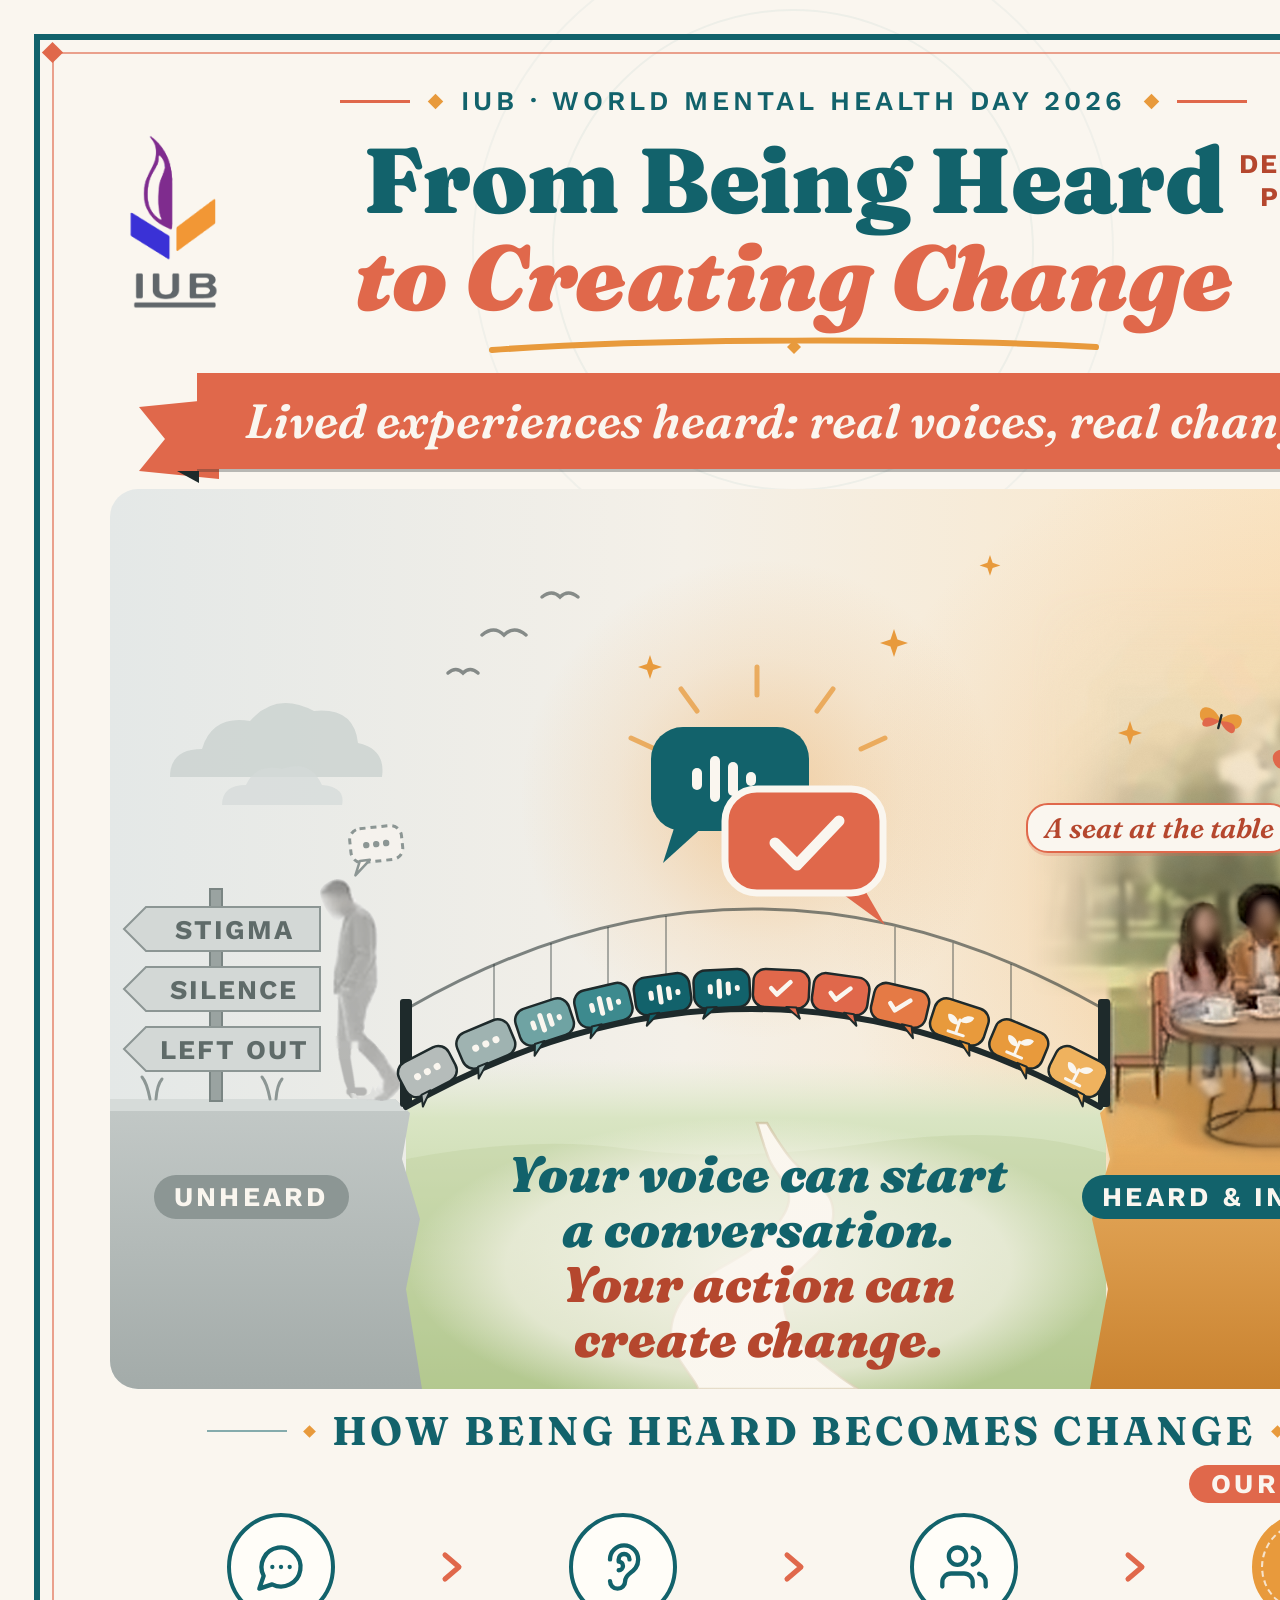
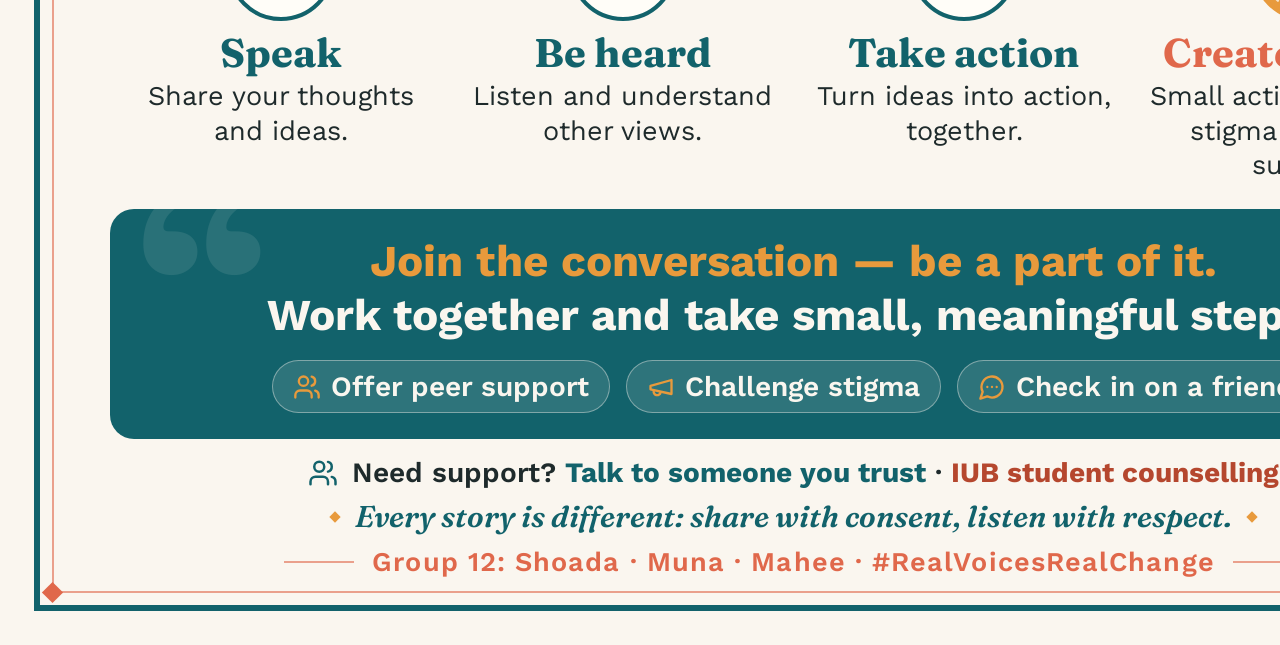
<file: mental-health-day-poster/poster.html>
<!doctype html>
<html lang="en">
<head>
<meta charset="utf-8">
<meta name="viewport" content="width=device-width, initial-scale=1">
<title>World Mental Health Day 2026 Poster — A2</title>
<link href="fonts/fonts.css" rel="stylesheet">
<style>
  @page { size: 420mm 594mm; margin: 0; }
  html, body { margin: 0; padding: 0; background: #FAF6EF; }
  * { -webkit-print-color-adjust: exact; print-color-adjust: exact; }
</style>
</head>
<body>
<div style="width:1587px;height:2245px;box-sizing:border-box;position:relative;background:#FAF6EF;color:#1E2A2B;font-family:'Work Sans',Arial,sans-serif;overflow:hidden">

  <svg viewBox="0 0 1587 2245" aria-hidden="true" style="position:absolute;left:0;top:0;width:1587px;height:2245px;display:block">
    <defs>
      <pattern id="bgdots" width="24" height="24" patternUnits="userSpaceOnUse">
        <circle cx="3" cy="3" r="2.5" fill="#12626B" opacity="0.16"></circle>
      </pattern>
    </defs>
    <circle cx="793" cy="250" r="240" fill="none" stroke="#12626B" stroke-width="2" opacity="0.05"></circle>
    <circle cx="793" cy="250" r="320" fill="none" stroke="#12626B" stroke-width="2" opacity="0.04"></circle>
  </svg>

  <div aria-hidden="true" style="position:absolute;left:34px;top:34px;right:34px;bottom:34px;border:6px solid #12626B"></div>
  <div aria-hidden="true" style="position:absolute;left:52px;top:52px;right:52px;bottom:52px;border:2px solid rgba(224,104,75,0.6)"></div>
  <div aria-hidden="true" style="position:absolute;left:45px;top:45px;width:15px;height:15px;background:#E0684B;transform:rotate(45deg)"></div>
  <div aria-hidden="true" style="position:absolute;right:45px;top:45px;width:15px;height:15px;background:#E0684B;transform:rotate(45deg)"></div>
  <div aria-hidden="true" style="position:absolute;left:45px;bottom:45px;width:15px;height:15px;background:#E0684B;transform:rotate(45deg)"></div>
  <div aria-hidden="true" style="position:absolute;right:45px;bottom:45px;width:15px;height:15px;background:#E0684B;transform:rotate(45deg)"></div>

  <img src="iub-logo.png" alt="Independent University, Bangladesh (IUB) logo" style="position:absolute;left:128px;top:134px;height:176px;width:auto;display:block">
  <div style="position:absolute;right:98px;top:148px;display:flex;flex-direction:column;align-items:flex-end;gap:7px;text-align:right">
    <div style="font-size:27px;line-height:33px;font-weight:700;letter-spacing:0.05em;color:#B5472E">DEPARTMENT OF<br>PUBLIC HEALTH</div>
    <div style="font-size:27px;line-height:33px;font-weight:700;letter-spacing:0.05em;color:#12626B">INDEPENDENT<br>UNIVERSITY,<br>BANGLADESH</div>
  </div>
  <div style="position:relative;height:2245px;box-sizing:border-box;display:flex;flex-direction:column;padding:84px 110px 0">

    <div style="display:flex;flex-direction:column;align-items:center;gap:14px;text-align:center">
      <div style="display:flex;align-items:center;gap:20px">
        <div style="width:70px;height:3px;background:#E0684B"></div>
        <div style="width:11px;height:11px;background:#E89A3C;transform:rotate(45deg)"></div>
        <div style="font-size:27px;line-height:34px;font-weight:600;letter-spacing:0.15em;color:#12626B;white-space:nowrap">IUB &middot; WORLD MENTAL HEALTH DAY 2026</div>
        <div style="width:11px;height:11px;background:#E89A3C;transform:rotate(45deg)"></div>
        <div style="width:70px;height:3px;background:#E0684B"></div>
      </div>
      <h1 style="margin:0;font-family:'Fraunces',Georgia,serif;font-weight:900;font-size:92px;line-height:1.05;letter-spacing:-0.005em">
        <span style="display:block;color:#12626B">From Being Heard</span>
        <span style="display:block;font-style:italic;color:#E0684B">to Creating Change</span>
      </h1>
      <svg width="620" height="22" viewBox="0 0 620 22" aria-hidden="true" style="display:block;margin-top:-4px">
        <path d="M8 15 C 170 3 450 3 612 12" fill="none" stroke="#E89A3C" stroke-width="6" stroke-linecap="round"></path>
        <path d="M310 19 l 7 -7 -7 -7 -7 7 z" fill="#E89A3C"></path>
      </svg>
      <div style="position:relative;height:100px;display:flex;align-items:center">
        <svg width="80" height="88" viewBox="0 0 80 88" aria-hidden="true" style="position:absolute;left:-58px;top:24px"><polygon points="80,4 0,12 26,44 0,76 80,84" fill="#E0684B"></polygon></svg>
        <svg width="80" height="88" viewBox="0 0 80 88" aria-hidden="true" style="position:absolute;right:-58px;top:24px"><polygon points="0,4 80,12 54,44 80,76 0,84" fill="#E0684B"></polygon></svg>
        <div aria-hidden="true" style="position:absolute;left:-20px;bottom:-12px;width:0;height:0;border-left:22px solid transparent;border-top:12px solid #1E2A2B"></div>
        <div aria-hidden="true" style="position:absolute;right:-20px;bottom:-12px;width:0;height:0;border-right:22px solid transparent;border-top:12px solid #1E2A2B"></div>
        <div style="position:relative;background:#E0684B;color:#FAF6EF;font-family:'Fraunces',Georgia,serif;font-style:italic;font-weight:600;font-size:48px;line-height:56px;padding:20px 48px;box-shadow:0 3px 0 rgba(30,42,43,0.3);white-space:nowrap">Lived experiences heard: real voices, real change.</div>
      </div>
    </div>

    <div style="position:relative;margin-top:18px;width:1367px;height:900px">
      <svg viewBox="0 30 1367 900" width="1367" height="900" role="img" aria-label="A bridge made of speech bubbles spans a gap between a grey cliff and a warm, blooming bank. On the grey side, past signposts reading stigma, silence and left out, a faded person walks toward the bridge. The bubbles change from grey dots to teal voice waves, coral ticks and amber sprouts as they cross. Above the bridge, two speech bubbles meet: one speaking, one answering with a tick. A path winds through the meadow below. On the far side, in a sunny park, four friends, one in a wheelchair, sit at a round café table with an empty chair pulled out. Faces are blurred." style="position:absolute;left:0;top:0;display:block">
        <defs>
          <clipPath id="heroclip"><rect x="0" y="30" width="1367" height="900" rx="28"></rect></clipPath>
          <linearGradient id="skyshift" x1="0" y1="0" x2="1" y2="0">
            <stop offset="0" stop-color="#E4E8E7"></stop>
            <stop offset="0.42" stop-color="#F4F0E8"></stop>
            <stop offset="1" stop-color="#FCE3BD"></stop>
          </linearGradient>
          <radialGradient id="warm" cx="0.5" cy="0.5" r="0.5">
            <stop offset="0" stop-color="#E89A3C" stop-opacity="0.42"></stop>
            <stop offset="0.6" stop-color="#E89A3C" stop-opacity="0.12"></stop>
            <stop offset="1" stop-color="#E89A3C" stop-opacity="0"></stop>
          </radialGradient>
          <linearGradient id="greyrock" x1="0" y1="0" x2="0" y2="1">
            <stop offset="0" stop-color="#C3C9C7"></stop>
            <stop offset="1" stop-color="#A3ABA9"></stop>
          </linearGradient>
          <linearGradient id="warmbank" x1="0" y1="0" x2="0" y2="1">
            <stop offset="0" stop-color="#EDB468"></stop>
            <stop offset="1" stop-color="#C9822F"></stop>
          </linearGradient>
          <linearGradient id="meadow" x1="0" y1="0" x2="0" y2="1">
            <stop offset="0" stop-color="#E4EBD2" stop-opacity="0"></stop>
            <stop offset="0.18" stop-color="#D9E5C3" stop-opacity="1"></stop>
            <stop offset="1" stop-color="#AFC68A"></stop>
          </linearGradient>
          <radialGradient id="textglow" cx="0.5" cy="0.5" r="0.5">
            <stop offset="0" stop-color="#FAF6EF" stop-opacity="0.9"></stop>
            <stop offset="0.72" stop-color="#FAF6EF" stop-opacity="0.62"></stop>
            <stop offset="1" stop-color="#FAF6EF" stop-opacity="0"></stop>
          </radialGradient>
        </defs>
        <g clip-path="url(#heroclip)">
          <rect x="0" y="0" width="1367" height="930" fill="url(#skyshift)"></rect>
          <circle cx="1180" cy="430" r="460" fill="url(#warm)"></circle>
          <circle cx="650" cy="340" r="240" fill="url(#warm)"></circle>
          <rect x="296" y="600" width="700" height="330" fill="url(#meadow)"></rect>
          <path d="M296 700 Q 420 676 520 690 T 760 684 T 996 694 L 996 930 L 296 930 Z" fill="#B9CC98" opacity="0.35"></path>
          <path d="M647.0 664.0 L647.8 666.1 L648.6 668.8 L649.6 672.0 L650.6 675.5 L651.8 679.4 L653.1 683.4 L654.4 687.6 L655.9 691.8 L657.4 696.0 L658.9 700.0 L660.8 703.9 L663.2 708.0 L665.9 712.1 L668.8 716.3 L671.6 720.5 L674.2 724.8 L676.5 729.1 L678.1 733.4 L679.0 737.7 L678.9 742.0 L677.9 746.3 L676.3 750.7 L674.1 755.1 L671.3 759.5 L668.1 763.9 L664.4 768.3 L660.4 772.7 L656.0 777.2 L651.4 781.6 L646.6 786.0 L641.1 790.4 L634.8 794.7 L627.8 799.0 L620.3 803.3 L612.7 807.6 L605.2 812.0 L598.0 816.4 L591.3 820.8 L585.4 825.4 L580.5 830.0 L576.4 834.8 L572.8 839.6 L569.7 844.6 L567.1 849.6 L564.9 854.6 L563.1 859.7 L561.9 864.8 L561.1 869.9 L560.8 875.0 L560.9 880.0 L561.9 885.2 L564.0 890.8 L567.0 896.6 L570.5 902.4 L574.4 908.1 L578.2 913.6 L581.7 918.7 L584.7 923.2 L586.9 927.0 L588.0 930.0 L748.0 930.0 L743.4 927.0 L737.8 923.2 L731.3 918.7 L724.4 913.6 L717.1 908.1 L710.0 902.4 L703.1 896.6 L696.8 890.8 L691.4 885.2 L687.1 880.0 L683.7 875.0 L680.8 869.9 L678.4 864.8 L676.5 859.7 L675.1 854.6 L674.2 849.6 L673.8 844.6 L673.9 839.6 L674.4 834.8 L675.5 830.0 L677.4 825.4 L680.4 820.8 L684.2 816.4 L688.6 812.0 L693.3 807.6 L698.1 803.3 L702.7 799.0 L707.0 794.7 L710.6 790.4 L713.4 786.0 L715.6 781.6 L717.7 777.2 L719.4 772.7 L721.0 768.3 L722.1 763.9 L722.9 759.5 L723.3 755.1 L723.1 750.7 L722.4 746.3 L721.1 742.0 L719.0 737.7 L715.9 733.4 L712.1 729.1 L707.8 724.8 L703.1 720.5 L698.3 716.3 L693.5 712.1 L688.9 708.0 L684.7 703.9 L681.1 700.0 L677.9 696.0 L674.8 691.8 L671.9 687.6 L669.1 683.4 L666.4 679.4 L664.0 675.5 L661.8 672.0 L659.9 668.8 L658.3 666.1 L657.0 664.0 Z" fill="#FBF7EE"></path>
          <path d="M647.0 664.0 L647.8 666.1 L648.6 668.8 L649.6 672.0 L650.6 675.5 L651.8 679.4 L653.1 683.4 L654.4 687.6 L655.9 691.8 L657.4 696.0 L658.9 700.0 L660.8 703.9 L663.2 708.0 L665.9 712.1 L668.8 716.3 L671.6 720.5 L674.2 724.8 L676.5 729.1 L678.1 733.4 L679.0 737.7 L678.9 742.0 L677.9 746.3 L676.3 750.7 L674.1 755.1 L671.3 759.5 L668.1 763.9 L664.4 768.3 L660.4 772.7 L656.0 777.2 L651.4 781.6 L646.6 786.0 L641.1 790.4 L634.8 794.7 L627.8 799.0 L620.3 803.3 L612.7 807.6 L605.2 812.0 L598.0 816.4 L591.3 820.8 L585.4 825.4 L580.5 830.0 L576.4 834.8 L572.8 839.6 L569.7 844.6 L567.1 849.6 L564.9 854.6 L563.1 859.7 L561.9 864.8 L561.1 869.9 L560.8 875.0 L560.9 880.0 L561.9 885.2 L564.0 890.8 L567.0 896.6 L570.5 902.4 L574.4 908.1 L578.2 913.6 L581.7 918.7 L584.7 923.2 L586.9 927.0 L588.0 930.0 L748.0 930.0 L743.4 927.0 L737.8 923.2 L731.3 918.7 L724.4 913.6 L717.1 908.1 L710.0 902.4 L703.1 896.6 L696.8 890.8 L691.4 885.2 L687.1 880.0 L683.7 875.0 L680.8 869.9 L678.4 864.8 L676.5 859.7 L675.1 854.6 L674.2 849.6 L673.8 844.6 L673.9 839.6 L674.4 834.8 L675.5 830.0 L677.4 825.4 L680.4 820.8 L684.2 816.4 L688.6 812.0 L693.3 807.6 L698.1 803.3 L702.7 799.0 L707.0 794.7 L710.6 790.4 L713.4 786.0 L715.6 781.6 L717.7 777.2 L719.4 772.7 L721.0 768.3 L722.1 763.9 L722.9 759.5 L723.3 755.1 L723.1 750.7 L722.4 746.3 L721.1 742.0 L719.0 737.7 L715.9 733.4 L712.1 729.1 L707.8 724.8 L703.1 720.5 L698.3 716.3 L693.5 712.1 L688.9 708.0 L684.7 703.9 L681.1 700.0 L677.9 696.0 L674.8 691.8 L671.9 687.6 L669.1 683.4 L666.4 679.4 L664.0 675.5 L661.8 672.0 L659.9 668.8 L658.3 666.1 L657.0 664.0 Z" fill="none" stroke="#C9B994" stroke-width="2.5" opacity="0.7"></path>
          <ellipse cx="648" cy="808" rx="350" ry="150" fill="url(#textglow)"></ellipse>

          <path d="M60 318 Q 60 290 92 290 Q 102 256 140 262 Q 166 232 204 252 Q 244 248 248 284 Q 276 290 272 318 Z" fill="#C9D0CE" opacity="0.75"></path>
          <path d="M112 346 Q 112 326 136 326 Q 146 304 172 310 Q 200 300 212 326 Q 236 328 232 346 Z" fill="#D5DBD9" opacity="0.7"></path>
          <g fill="none" stroke="#1E2A2B" stroke-width="3.5" stroke-linecap="round" opacity="0.5">
            <path d="M372 176 q 12 -10 22 0 q 10 -10 22 0"></path>
            <path d="M432 138 q 10 -8 18 0 q 8 -8 18 0"></path>
            <path d="M338 214 q 8 -7 15 0 q 7 -7 15 0"></path>
          </g>
          <g fill="#E89A3C">
            <path d="M540 196 l3 9 9 3 -9 3 -3 9 -3 -9 -9 -3 9 -3z"></path>
            <path d="M784 170 l3.5 10.5 10.5 3.5 -10.5 3.5 -3.5 10.5 -3.5 -10.5 -10.5 -3.5 10.5 -3.5z"></path>
            <path d="M880 96 l2.6 7.8 7.8 2.6 -7.8 2.6 -2.6 7.8 -2.6 -7.8 -7.8 -2.6 7.8 -2.6z"></path>
          </g>


          <path d="M0 640 L285 640 L300 654 L292 700 L310 760 L296 830 L312 930 L0 930 Z" fill="url(#greyrock)"></path>
          <path d="M0 640 L285 640 L298 652 L0 652 Z" fill="#D6DBD9"></path>
          <g stroke="#8C9694" stroke-width="3" stroke-linecap="round" fill="none">
            <path d="M40 640 q -3 -16 -8 -22 M46 640 q 1 -14 6 -20"></path>
            <path d="M160 640 q -3 -16 -8 -22 M166 640 q 1 -14 6 -20"></path>
          </g>
          <path d="M1367 640 L1004 640 L990 654 L1000 700 L982 760 L998 830 L980 930 L1367 930 Z" fill="url(#warmbank)"></path>
          <image href="people/park-table.png" x="881.1" y="77.3" width="486.2" height="682.0" preserveAspectRatio="none"></image>
          <path d="M1020 262 l3 9 9 3 -9 3 -3 9 -3 -9 -9 -3 9 -3z" fill="#E89A3C"></path>

          <rect x="100" y="430" width="12" height="212" fill="#9AA3A1" stroke="#7A8583" stroke-width="2"></rect>
          <g stroke="#8C9694" stroke-width="2" fill="#D3D8D6">
            <polygon points="14,470 36,448 210,448 210,492 36,492"></polygon>
            <polygon points="14,530 36,508 210,508 210,552 36,552"></polygon>
            <polygon points="14,590 36,568 210,568 210,612 36,612"></polygon>
          </g>
          <g fill="#5F6B69" font-family="'Work Sans', Arial, sans-serif" font-size="27" font-weight="700" letter-spacing="2" text-anchor="middle">
            <text x="124" y="480">STIGMA</text>
            <text x="124" y="540">SILENCE</text>
            <text x="124" y="600">LEFT OUT</text>
          </g>

          <g transform="translate(504,0) scale(-1,1)"><image href="people/unheard.png" x="210" y="420" width="83.9" height="222" opacity="0.72" preserveAspectRatio="none"></image></g>
          <g transform="translate(268,402) rotate(-6)">
            <rect x="-26" y="-34" width="52" height="34" rx="11" fill="#FAF6EF" fill-opacity="0.7" stroke="#8C9694" stroke-width="3" stroke-dasharray="6 5"></rect>
            <polygon points="-18,-2 -8,-2 -24,12" fill="#FAF6EF" stroke="#8C9694" stroke-width="2.5" stroke-linejoin="round"></polygon>
            <g fill="#8C9694"><circle cx="-10" cy="-17" r="3.2"></circle><circle cx="0" cy="-17" r="3.2"></circle><circle cx="10" cy="-17" r="3.2"></circle></g>
          </g>

          <path d="M300 548 Q 643 352 990 548" fill="none" stroke="#1E2A2B" stroke-width="3" opacity="0.55"></path>
          <g stroke="#1E2A2B" stroke-width="2" opacity="0.35">
            <line x1="384" y1="505" x2="384" y2="566"></line>
            <line x1="441" y1="484" x2="441" y2="545"></line>
            <line x1="498" y1="468" x2="498" y2="529"></line>
            <line x1="556" y1="457" x2="556" y2="518"></line>
            <line x1="785" y1="468" x2="785" y2="529"></line>
            <line x1="843" y1="484" x2="843" y2="545"></line>
            <line x1="901" y1="505" x2="901" y2="566"></line>
          </g>
          <rect x="290" y="540" width="12" height="108" rx="3" fill="#1E2A2B"></rect>
          <rect x="988" y="540" width="12" height="108" rx="3" fill="#1E2A2B"></rect>
          <path d="M296 648 Q 640 452 990 648" fill="none" stroke="#1E2A2B" stroke-width="6" stroke-linecap="round"></path>

          <g transform="translate(327,631.2) rotate(-27.4)"><rect x="-28" y="-40" width="56" height="38" rx="12" fill="#B5BCBA" stroke="#1E2A2B" stroke-width="2.5"></rect><polygon points="-16,-3 -6,-3 -20,8" fill="#B5BCBA" stroke="#1E2A2B" stroke-width="2" stroke-linejoin="round"></polygon><g fill="#FAF6EF"><circle cx="-11" cy="-21" r="3.5"></circle><circle cx="0" cy="-21" r="3.5"></circle><circle cx="11" cy="-21" r="3.5"></circle></g></g>
          <g transform="translate(384,604.3) rotate(-22.9)"><rect x="-28" y="-40" width="56" height="38" rx="12" fill="#9FB3B1" stroke="#1E2A2B" stroke-width="2.5"></rect><polygon points="-16,-3 -6,-3 -20,8" fill="#9FB3B1" stroke="#1E2A2B" stroke-width="2" stroke-linejoin="round"></polygon><g fill="#FAF6EF"><circle cx="-11" cy="-21" r="3.5"></circle><circle cx="0" cy="-21" r="3.5"></circle><circle cx="11" cy="-21" r="3.5"></circle></g></g>
          <g transform="translate(441.1,582.9) rotate(-18.2)"><rect x="-28" y="-40" width="56" height="38" rx="12" fill="#6FA3A3" stroke="#1E2A2B" stroke-width="2.5"></rect><polygon points="-16,-3 -6,-3 -20,8" fill="#6FA3A3" stroke="#1E2A2B" stroke-width="2" stroke-linejoin="round"></polygon><g fill="#FAF6EF"><rect x="-14" y="-26" width="5" height="10" rx="2.5"></rect><rect x="-5" y="-31" width="5" height="20" rx="2.5"></rect><rect x="4" y="-28" width="5" height="14" rx="2.5"></rect><rect x="13" y="-24" width="5" height="6" rx="2.5"></rect></g></g>
          <g transform="translate(498.2,566.8) rotate(-13.2)"><rect x="-28" y="-40" width="56" height="38" rx="12" fill="#3D8A8E" stroke="#1E2A2B" stroke-width="2.5"></rect><polygon points="-16,-3 -6,-3 -20,8" fill="#3D8A8E" stroke="#1E2A2B" stroke-width="2" stroke-linejoin="round"></polygon><g fill="#FAF6EF"><rect x="-14" y="-26" width="5" height="10" rx="2.5"></rect><rect x="-5" y="-31" width="5" height="20" rx="2.5"></rect><rect x="4" y="-28" width="5" height="14" rx="2.5"></rect><rect x="13" y="-24" width="5" height="6" rx="2.5"></rect></g></g>
          <g transform="translate(555.5,556) rotate(-8)"><rect x="-28" y="-40" width="56" height="38" rx="12" fill="#12626B" stroke="#1E2A2B" stroke-width="2.5"></rect><polygon points="-16,-3 -6,-3 -20,8" fill="#12626B" stroke="#1E2A2B" stroke-width="2" stroke-linejoin="round"></polygon><g fill="#FAF6EF"><rect x="-14" y="-26" width="5" height="10" rx="2.5"></rect><rect x="-5" y="-31" width="5" height="20" rx="2.5"></rect><rect x="4" y="-28" width="5" height="14" rx="2.5"></rect><rect x="13" y="-24" width="5" height="6" rx="2.5"></rect></g></g>
          <g transform="translate(612.8,550.7) rotate(-2.7)"><rect x="-28" y="-40" width="56" height="38" rx="12" fill="#12626B" stroke="#1E2A2B" stroke-width="2.5"></rect><polygon points="-16,-3 -6,-3 -20,8" fill="#12626B" stroke="#1E2A2B" stroke-width="2" stroke-linejoin="round"></polygon><g fill="#FAF6EF"><rect x="-14" y="-26" width="5" height="10" rx="2.5"></rect><rect x="-5" y="-31" width="5" height="20" rx="2.5"></rect><rect x="4" y="-28" width="5" height="14" rx="2.5"></rect><rect x="13" y="-24" width="5" height="6" rx="2.5"></rect></g></g>
          <g transform="translate(670.2,550.7) rotate(2.7)"><rect x="-28" y="-40" width="56" height="38" rx="12" fill="#E0684B" stroke="#1E2A2B" stroke-width="2.5"></rect><polygon points="16,-3 6,-3 20,8" fill="#E0684B" stroke="#1E2A2B" stroke-width="2" stroke-linejoin="round"></polygon><path d="M-10 -21 l6 6 l13 -13" fill="none" stroke="#FAF6EF" stroke-width="4.5" stroke-linecap="round" stroke-linejoin="round"></path></g>
          <g transform="translate(727.7,556) rotate(8)"><rect x="-28" y="-40" width="56" height="38" rx="12" fill="#E0684B" stroke="#1E2A2B" stroke-width="2.5"></rect><polygon points="16,-3 6,-3 20,8" fill="#E0684B" stroke="#1E2A2B" stroke-width="2" stroke-linejoin="round"></polygon><path d="M-10 -21 l6 6 l13 -13" fill="none" stroke="#FAF6EF" stroke-width="4.5" stroke-linecap="round" stroke-linejoin="round"></path></g>
          <g transform="translate(785.3,566.8) rotate(13.1)"><rect x="-28" y="-40" width="56" height="38" rx="12" fill="#E57A45" stroke="#1E2A2B" stroke-width="2.5"></rect><polygon points="16,-3 6,-3 20,8" fill="#E57A45" stroke="#1E2A2B" stroke-width="2" stroke-linejoin="round"></polygon><path d="M-10 -21 l6 6 l13 -13" fill="none" stroke="#FAF6EF" stroke-width="4.5" stroke-linecap="round" stroke-linejoin="round"></path></g>
          <g transform="translate(842.9,582.9) rotate(18)"><rect x="-28" y="-40" width="56" height="38" rx="12" fill="#E89A3C" stroke="#1E2A2B" stroke-width="2.5"></rect><polygon points="16,-3 6,-3 20,8" fill="#E89A3C" stroke="#1E2A2B" stroke-width="2" stroke-linejoin="round"></polygon><g fill="#FAF6EF"><path d="M0 -18 C -3 -26 -11 -27 -13 -25 C -12 -19 -6 -16 0 -18 Z"></path><path d="M0 -22 C 3 -30 11 -31 13 -29 C 12 -23 6 -20 0 -22 Z"></path></g><path d="M0 -9 V -23 M-8 -9 H 8" fill="none" stroke="#FAF6EF" stroke-width="3" stroke-linecap="round"></path></g>
          <g transform="translate(900.7,604.3) rotate(22.7)"><rect x="-28" y="-40" width="56" height="38" rx="12" fill="#E89A3C" stroke="#1E2A2B" stroke-width="2.5"></rect><polygon points="16,-3 6,-3 20,8" fill="#E89A3C" stroke="#1E2A2B" stroke-width="2" stroke-linejoin="round"></polygon><g fill="#FAF6EF"><path d="M0 -18 C -3 -26 -11 -27 -13 -25 C -12 -19 -6 -16 0 -18 Z"></path><path d="M0 -22 C 3 -30 11 -31 13 -29 C 12 -23 6 -20 0 -22 Z"></path></g><path d="M0 -9 V -23 M-8 -9 H 8" fill="none" stroke="#FAF6EF" stroke-width="3" stroke-linecap="round"></path></g>
          <g transform="translate(958.5,631.2) rotate(27)"><rect x="-28" y="-40" width="56" height="38" rx="12" fill="#EFB25E" stroke="#1E2A2B" stroke-width="2.5"></rect><polygon points="16,-3 6,-3 20,8" fill="#EFB25E" stroke="#1E2A2B" stroke-width="2" stroke-linejoin="round"></polygon><g fill="#FAF6EF"><path d="M0 -18 C -3 -26 -11 -27 -13 -25 C -12 -19 -6 -16 0 -18 Z"></path><path d="M0 -22 C 3 -30 11 -31 13 -29 C 12 -23 6 -20 0 -22 Z"></path></g><path d="M0 -9 V -23 M-8 -9 H 8" fill="none" stroke="#FAF6EF" stroke-width="3" stroke-linecap="round"></path></g>

          <g transform="translate(-25,0)">
            <g stroke="#E89A3C" stroke-width="5" stroke-linecap="round" opacity="0.75">
              <line x1="672" y1="236" x2="672" y2="208"></line>
              <line x1="612" y1="252" x2="596" y2="230"></line>
              <line x1="732" y1="252" x2="748" y2="230"></line>
              <line x1="570" y1="290" x2="546" y2="279"></line>
              <line x1="776" y1="290" x2="800" y2="279"></line>
            </g>
            <rect x="566" y="268" width="158" height="104" rx="32" fill="#12626B"></rect>
            <polygon points="590,366 620,366 578,404" fill="#12626B"></polygon>
            <g fill="#FAF6EF">
              <rect x="607" y="309" width="10" height="22" rx="5"></rect>
              <rect x="625" y="297" width="10" height="46" rx="5"></rect>
              <rect x="643" y="303" width="10" height="34" rx="5"></rect>
              <rect x="661" y="313" width="10" height="14" rx="5"></rect>
            </g>
            <polygon points="748,428 778,428 800,466" fill="#E0684B"></polygon>
            <rect x="640" y="330" width="158" height="104" rx="32" fill="#E0684B" stroke="#FAF6EF" stroke-width="7"></rect>
            <path d="M690 384 l22 22 l42 -44" fill="none" stroke="#FAF6EF" stroke-width="11" stroke-linecap="round" stroke-linejoin="round"></path>
          </g>

          <g transform="translate(1192,300) rotate(-12) scale(0.8)">
            <path d="M0 -2 C -16 -24 -40 -20 -35 -2 C -32 12 -12 10 0 -2z" fill="#E0684B"></path>
            <path d="M0 0 C -14 18 -32 20 -27 5 C -24 -4 -10 -2 0 0z" fill="#E89A3C"></path>
            <path d="M0 -2 C 16 -24 40 -20 35 -2 C 32 12 12 10 0 -2z" fill="#E0684B"></path>
            <path d="M0 0 C 14 18 32 20 27 5 C 24 -4 10 -2 0 0z" fill="#E89A3C"></path>
            <line x1="0" y1="-10" x2="0" y2="12" stroke="#1E2A2B" stroke-width="4" stroke-linecap="round"></line>
          </g>
          <g transform="translate(1110,262) rotate(14) scale(0.6)">
            <path d="M0 -2 C -16 -24 -40 -20 -35 -2 C -32 12 -12 10 0 -2z" fill="#E89A3C"></path>
            <path d="M0 0 C -14 18 -32 20 -27 5 C -24 -4 -10 -2 0 0z" fill="#E0684B"></path>
            <path d="M0 -2 C 16 -24 40 -20 35 -2 C 32 12 12 10 0 -2z" fill="#E89A3C"></path>
            <path d="M0 0 C 14 18 32 20 27 5 C 24 -4 10 -2 0 0z" fill="#E0684B"></path>
            <line x1="0" y1="-10" x2="0" y2="12" stroke="#1E2A2B" stroke-width="4" stroke-linecap="round"></line>
          </g>

        </g>
      </svg>

      <div style="position:absolute;left:916px;top:314px;display:flex;align-items:center;gap:8px;padding:6px 16px;background:#FAF6EF;border:2px solid #E0684B;border-radius:22px;box-shadow:0 3px 0 rgba(224,104,75,0.25)">
        <div style="font-family:'Fraunces',Georgia,serif;font-style:italic;font-weight:600;font-size:28px;line-height:34px;color:#B5472E;white-space:nowrap">A seat at the table</div>
      </div>
      <div style="position:absolute;left:44px;top:686px;padding:4px 20px;background:#8C9694;border-radius:22px;font-size:27px;line-height:36px;font-weight:700;letter-spacing:0.12em;color:#FAF6EF;white-space:nowrap">UNHEARD</div>
      <div style="position:absolute;right:40px;top:686px;padding:4px 20px;background:#12626B;border-radius:22px;font-size:27px;line-height:36px;font-weight:700;letter-spacing:0.12em;color:#FAF6EF;white-space:nowrap">HEARD &amp; INCLUDED</div>
      <div style="position:absolute;left:316px;top:658px;width:664px;text-align:center;font-family:'Fraunces',Georgia,serif;font-style:italic;font-weight:900;font-size:50px;line-height:1.1"><span style="color:#12626B">Your voice can start<br>a conversation.</span><br><span style="color:#B5472E">Your action can<br>create change.</span></div>
    </div>

    <div style="margin-top:20px;display:flex;align-items:center;justify-content:center;gap:18px">
      <div style="width:80px;height:2px;background:rgba(18,98,107,0.5)"></div>
      <div style="width:9px;height:9px;background:#E89A3C;transform:rotate(45deg)"></div>
      <div style="font-family:'Fraunces',Georgia,serif;font-weight:700;font-size:40px;line-height:44px;letter-spacing:0.08em;color:#12626B">HOW BEING HEARD BECOMES CHANGE</div>
      <div style="width:9px;height:9px;background:#E89A3C;transform:rotate(45deg)"></div>
      <div style="width:80px;height:2px;background:rgba(18,98,107,0.5)"></div>
    </div>

    <div style="margin-top:12px;display:flex">
      <div style="flex:3"></div>
      <div style="flex:1;display:flex;justify-content:center">
        <div style="font-size:27px;line-height:38px;font-weight:700;letter-spacing:0.14em;color:#FAF6EF;background:#E0684B;border-radius:20px;padding:0 22px">OUR FOCUS</div>
      </div>
    </div>

    <div style="margin-top:10px;position:relative;height:108px;display:flex">
      <svg width="1367" height="108" viewBox="0 0 1367 108" aria-hidden="true" style="position:absolute;left:0;top:0">
        <defs>
          <linearGradient id="journeyline" x1="0" y1="0" x2="1" y2="0">
            <stop offset="0" stop-color="#12626B"></stop>
            <stop offset="0.6" stop-color="#12626B"></stop>
            <stop offset="1" stop-color="#E89A3C"></stop>
          </linearGradient>
        </defs>
        <line x1="171" y1="54" x2="1196" y2="54" stroke="url(#journeyline)" stroke-width="5" stroke-linecap="round" stroke-dasharray="1 15"></line>
        <polyline points="335,42 349,54 335,66" fill="none" stroke="#E0684B" stroke-width="5" stroke-linecap="round" stroke-linejoin="round"></polyline>
        <polyline points="677,42 691,54 677,66" fill="none" stroke="#E0684B" stroke-width="5" stroke-linecap="round" stroke-linejoin="round"></polyline>
        <polyline points="1018,42 1032,54 1018,66" fill="none" stroke="#E0684B" stroke-width="5" stroke-linecap="round" stroke-linejoin="round"></polyline>
      </svg>
      <div style="flex:1;display:flex;justify-content:center">
        <div style="width:108px;height:108px;box-sizing:border-box;border-radius:50%;background:#FFFDF8;border:4px solid #12626B;display:flex;align-items:center;justify-content:center">
          <svg width="52" height="52" viewBox="0 0 24 24" fill="none" stroke="#12626B" stroke-width="2" stroke-linecap="round" stroke-linejoin="round" aria-hidden="true"><path d="M7.9 20A9 9 0 1 0 4 16.1L2 22Z"></path><path d="M8 12h.01"></path><path d="M12 12h.01"></path><path d="M16 12h.01"></path></svg>
        </div>
      </div>
      <div style="flex:1;display:flex;justify-content:center">
        <div style="width:108px;height:108px;box-sizing:border-box;border-radius:50%;background:#FFFDF8;border:4px solid #12626B;display:flex;align-items:center;justify-content:center">
          <svg width="52" height="52" viewBox="0 0 24 24" fill="none" stroke="#12626B" stroke-width="2" stroke-linecap="round" stroke-linejoin="round" aria-hidden="true"><path d="M6 8.5a6.5 6.5 0 1 1 13 0c0 6-6 6-6 10a3.5 3.5 0 1 1-7 0"></path><path d="M15 8.5a2.5 2.5 0 0 0-5 0v1a2 2 0 1 1 0 4"></path></svg>
        </div>
      </div>
      <div style="flex:1;display:flex;justify-content:center">
        <div style="width:108px;height:108px;box-sizing:border-box;border-radius:50%;background:#FFFDF8;border:4px solid #12626B;display:flex;align-items:center;justify-content:center">
          <svg width="52" height="52" viewBox="0 0 24 24" fill="none" stroke="#12626B" stroke-width="2" stroke-linecap="round" stroke-linejoin="round" aria-hidden="true"><path d="M16 21v-2a4 4 0 0 0-4-4H6a4 4 0 0 0-4 4v2"></path><circle cx="9" cy="7" r="4"></circle><path d="M22 21v-2a4 4 0 0 0-3-3.87"></path><path d="M16 3.13a4 4 0 0 1 0 7.75"></path></svg>
        </div>
      </div>
      <div style="flex:1;display:flex;justify-content:center">
        <div style="position:relative;width:108px;height:108px;box-sizing:border-box;border-radius:50%;background:#E89A3C;border:4px solid #E89A3C;display:flex;align-items:center;justify-content:center">
          <div style="position:absolute;left:5px;top:5px;right:5px;bottom:5px;border-radius:50%;border:2px dashed rgba(250,246,239,0.8)"></div>
          <svg width="52" height="52" viewBox="0 0 24 24" fill="none" stroke="#1E2A2B" stroke-width="2" stroke-linecap="round" stroke-linejoin="round" aria-hidden="true"><path d="M12 2v8"></path><path d="m4.93 10.93 1.41 1.41"></path><path d="M2 18h2"></path><path d="M20 18h2"></path><path d="m19.07 10.93-1.41 1.41"></path><path d="M22 22H2"></path><path d="m8 6 4-4 4 4"></path><path d="M16 18a4 4 0 0 0-8 0"></path></svg>
        </div>
      </div>
    </div>

    <div style="margin-top:10px;display:flex">
      <div style="flex:1;text-align:center;font-family:'Fraunces',Georgia,serif;font-weight:700;font-size:40px;line-height:44px;color:#12626B">Speak</div>
      <div style="flex:1;text-align:center;font-family:'Fraunces',Georgia,serif;font-weight:700;font-size:40px;line-height:44px;color:#12626B">Be heard</div>
      <div style="flex:1;text-align:center;font-family:'Fraunces',Georgia,serif;font-weight:700;font-size:40px;line-height:44px;color:#12626B">Take action</div>
      <div style="flex:1;text-align:center;font-family:'Fraunces',Georgia,serif;font-weight:700;font-size:40px;line-height:44px;color:#E0684B">Create change</div>
    </div>

    <div style="margin-top:4px;display:flex;align-items:flex-start">
      <div style="flex:1;padding:0 12px;text-align:center;font-size:27px;line-height:1.28;color:#1E2A2B">Share your thoughts and ideas.</div>
      <div style="flex:1;padding:0 12px;text-align:center;font-size:27px;line-height:1.28;color:#1E2A2B">Listen and understand other views.</div>
      <div style="flex:1;padding:0 12px;text-align:center;font-size:27px;line-height:1.28;color:#1E2A2B">Turn ideas into action, together.</div>
      <div style="flex:1;padding:0 12px;text-align:center;font-size:27px;line-height:1.28;color:#1E2A2B">Small actions bring less stigma and better support.</div>
    </div>

    <div style="position:relative;margin-top:26px;background:#12626B;border-radius:24px;padding:26px 40px 26px;display:flex;flex-direction:column;align-items:center;gap:18px;text-align:center;overflow:hidden">
      <div aria-hidden="true" style="position:absolute;left:30px;top:-36px;font-family:'Fraunces',Georgia,serif;font-weight:900;font-size:220px;line-height:1;color:rgba(250,246,239,0.10)">&ldquo;</div>
      <div aria-hidden="true" style="position:absolute;right:30px;top:-36px;font-family:'Fraunces',Georgia,serif;font-weight:900;font-size:220px;line-height:1;color:rgba(250,246,239,0.10)">&rdquo;</div>
      <div style="position:relative;font-size:44px;font-weight:700;line-height:1.22;color:#FAF6EF"><span style="color:#E89A3C">Join the conversation &mdash; be a part of it.</span><br>Work together and take small, meaningful steps.</div>
      <div style="position:relative;display:flex;gap:16px;justify-content:center">
        <div style="display:flex;align-items:center;gap:10px;padding:9px 20px;border-radius:30px;background:rgba(250,246,239,0.12);border:1.5px solid rgba(250,246,239,0.4)">
          <svg width="28" height="28" viewBox="0 0 24 24" fill="none" stroke="#E89A3C" stroke-width="2" stroke-linecap="round" stroke-linejoin="round" aria-hidden="true"><path d="M16 21v-2a4 4 0 0 0-4-4H6a4 4 0 0 0-4 4v2"></path><circle cx="9" cy="7" r="4"></circle><path d="M22 21v-2a4 4 0 0 0-3-3.87"></path><path d="M16 3.13a4 4 0 0 1 0 7.75"></path></svg>
          <div style="font-size:28px;font-weight:600;color:#FAF6EF;white-space:nowrap">Offer peer support</div>
        </div>
        <div style="display:flex;align-items:center;gap:10px;padding:9px 20px;border-radius:30px;background:rgba(250,246,239,0.12);border:1.5px solid rgba(250,246,239,0.4)">
          <svg width="28" height="28" viewBox="0 0 24 24" fill="none" stroke="#E89A3C" stroke-width="2" stroke-linecap="round" stroke-linejoin="round" aria-hidden="true"><path d="m3 11 18-5v12L3 14v-3z"></path><path d="M11.6 16.8a3 3 0 1 1-5.8-1.6"></path></svg>
          <div style="font-size:28px;font-weight:600;color:#FAF6EF;white-space:nowrap">Challenge stigma</div>
        </div>
        <div style="display:flex;align-items:center;gap:10px;padding:9px 20px;border-radius:30px;background:rgba(250,246,239,0.12);border:1.5px solid rgba(250,246,239,0.4)">
          <svg width="28" height="28" viewBox="0 0 24 24" fill="none" stroke="#E89A3C" stroke-width="2" stroke-linecap="round" stroke-linejoin="round" aria-hidden="true"><path d="M7.9 20A9 9 0 1 0 4 16.1L2 22Z"></path><path d="M8 12h.01"></path><path d="M12 12h.01"></path><path d="M16 12h.01"></path></svg>
          <div style="font-size:28px;font-weight:600;color:#FAF6EF;white-space:nowrap">Check in on a friend</div>
        </div>
      </div>
    </div>

    <div style="margin-top:16px;display:flex;align-items:center;justify-content:center;gap:14px">
      <svg width="30" height="30" viewBox="0 0 24 24" fill="none" stroke="#12626B" stroke-width="2" stroke-linecap="round" stroke-linejoin="round" aria-hidden="true"><path d="M16 21v-2a4 4 0 0 0-4-4H6a4 4 0 0 0-4 4v2"></path><circle cx="9" cy="7" r="4"></circle><path d="M22 21v-2a4 4 0 0 0-3-3.87"></path><path d="M16 3.13a4 4 0 0 1 0 7.75"></path></svg>
      <div style="font-size:28px;line-height:36px;font-weight:600;color:#1E2A2B;white-space:nowrap">Need support? <span style="font-weight:700;color:#12626B">Talk to someone you trust</span> &middot; <span style="font-weight:700;color:#B5472E">IUB student counselling</span></div>
    </div>

    <div style="margin-top:8px;display:flex;align-items:center;justify-content:center;gap:16px">
      <div style="width:8px;height:8px;background:#E89A3C;transform:rotate(45deg)"></div>
      <div style="font-family:'Fraunces',Georgia,serif;font-style:italic;font-weight:600;font-size:30px;line-height:36px;color:#12626B">Every story is different: share with consent, listen with respect.</div>
      <div style="width:8px;height:8px;background:#E89A3C;transform:rotate(45deg)"></div>
    </div>

    <div style="margin-top:10px;display:flex;align-items:center;justify-content:center;gap:18px">
      <div style="width:70px;height:2px;background:rgba(224,104,75,0.6)"></div>
      <div style="font-size:27px;line-height:34px;font-weight:600;letter-spacing:0.04em;color:#E0684B;white-space:nowrap">Group 12: Shoada &middot; Muna &middot; Mahee &middot; #RealVoicesRealChange</div>
      <div style="width:70px;height:2px;background:rgba(224,104,75,0.6)"></div>
    </div>

  </div>
</div>
</body>
</html>
</file>
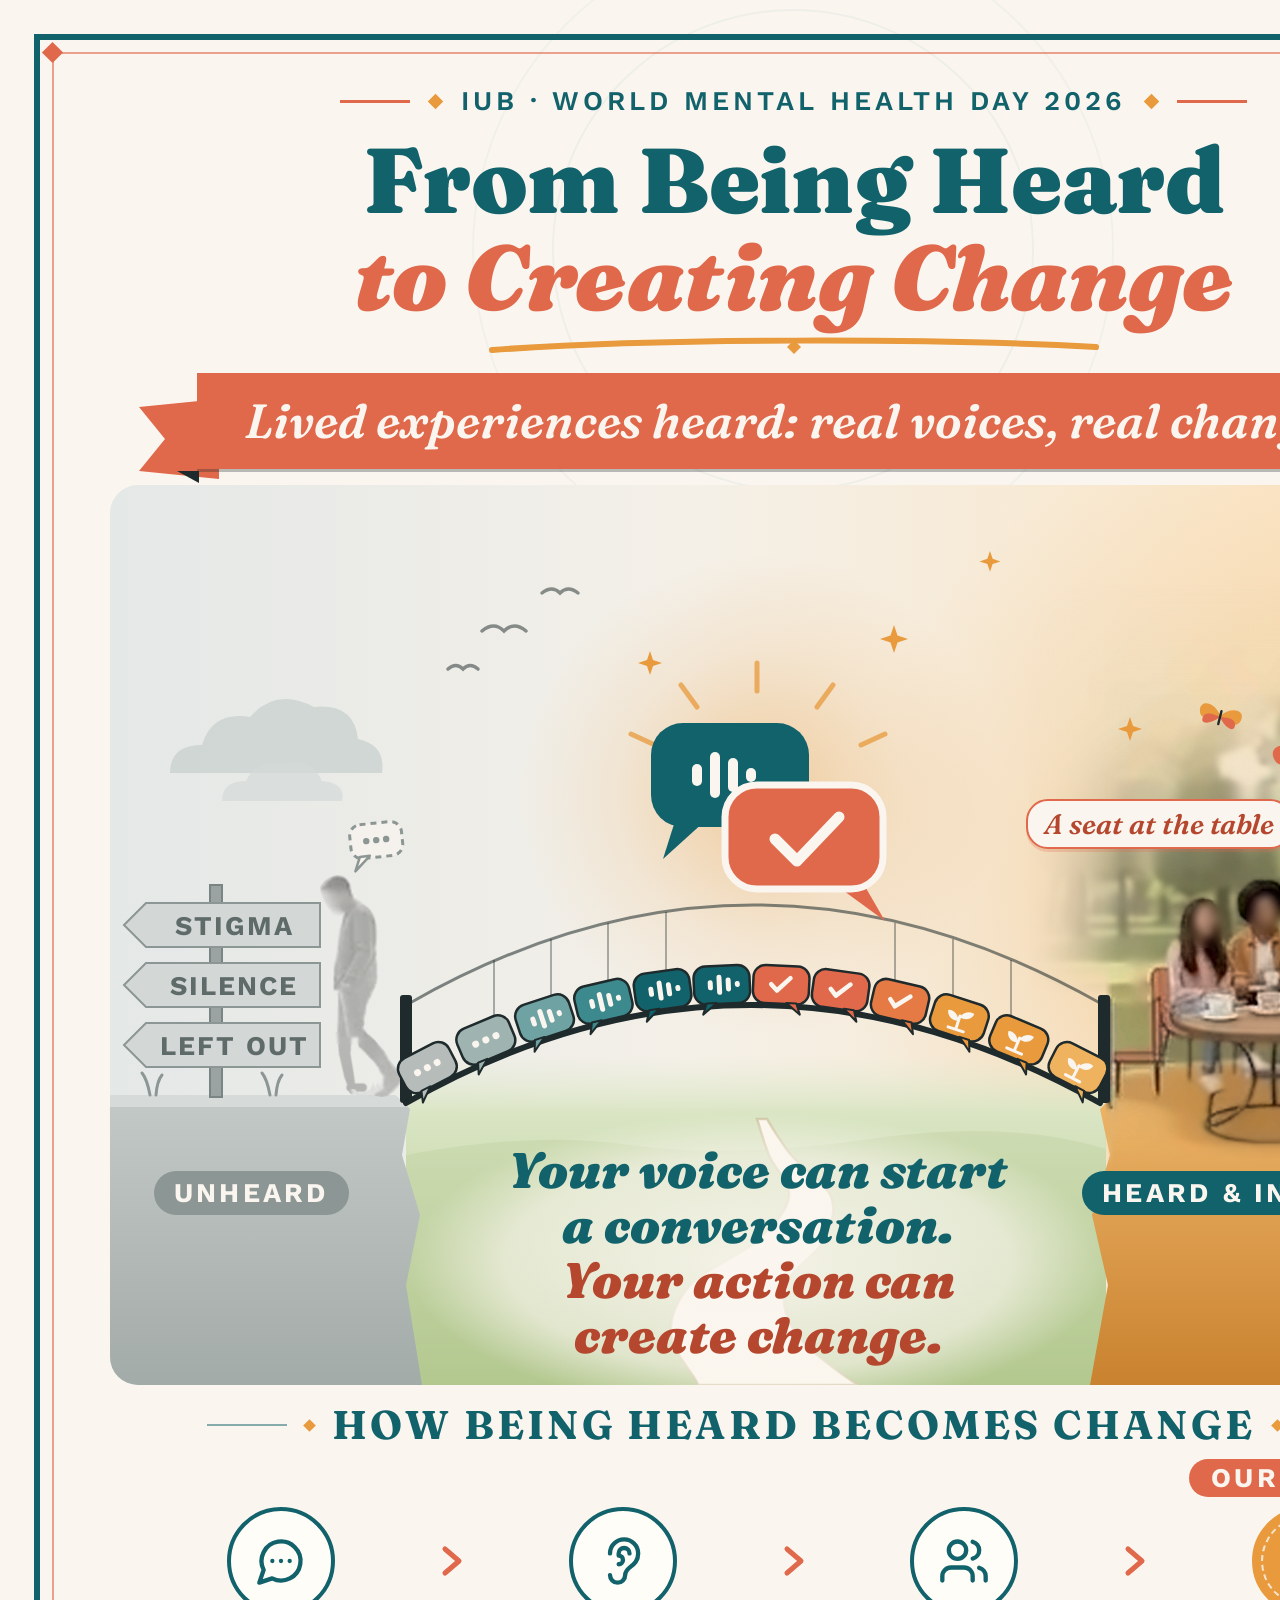
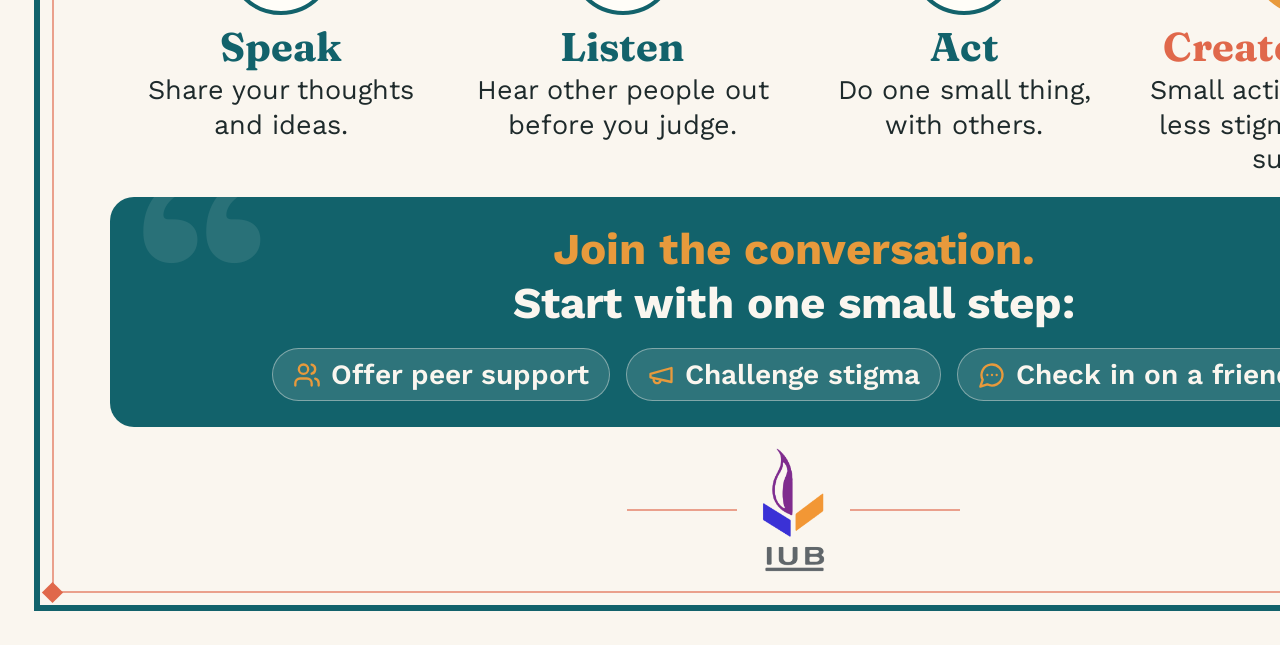
<file: mental-health-day-poster/poster2.html>
<!doctype html>
<html lang="en">
<head>
<meta charset="utf-8">
<meta name="viewport" content="width=device-width, initial-scale=1">
<title>WMHD 2026 Poster 2</title>
<link href="fonts/fonts.css" rel="stylesheet">
<style>
  @page { size: 420mm 594mm; margin: 0; }
  html, body { margin: 0; padding: 0; background: #FAF6EF; }
  * { -webkit-print-color-adjust: exact; print-color-adjust: exact; }
</style>
</head>
<body>
<div style="width:1587px;height:2245px;box-sizing:border-box;position:relative;background:#FAF6EF;color:#1E2A2B;font-family:'Work Sans',Arial,sans-serif;overflow:hidden">

  <svg viewBox="0 0 1587 2245" aria-hidden="true" style="position:absolute;left:0;top:0;width:1587px;height:2245px;display:block">
    <defs>
      <pattern id="bgdots" width="24" height="24" patternUnits="userSpaceOnUse">
        <circle cx="3" cy="3" r="2.5" fill="#12626B" opacity="0.16"></circle>
      </pattern>
    </defs>
    <circle cx="793" cy="250" r="240" fill="none" stroke="#12626B" stroke-width="2" opacity="0.05"></circle>
    <circle cx="793" cy="250" r="320" fill="none" stroke="#12626B" stroke-width="2" opacity="0.04"></circle>
  </svg>

  <div aria-hidden="true" style="position:absolute;left:34px;top:34px;right:34px;bottom:34px;border:6px solid #12626B"></div>
  <div aria-hidden="true" style="position:absolute;left:52px;top:52px;right:52px;bottom:52px;border:2px solid rgba(224,104,75,0.6)"></div>
  <div aria-hidden="true" style="position:absolute;left:45px;top:45px;width:15px;height:15px;background:#E0684B;transform:rotate(45deg)"></div>
  <div aria-hidden="true" style="position:absolute;right:45px;top:45px;width:15px;height:15px;background:#E0684B;transform:rotate(45deg)"></div>
  <div aria-hidden="true" style="position:absolute;left:45px;bottom:45px;width:15px;height:15px;background:#E0684B;transform:rotate(45deg)"></div>
  <div aria-hidden="true" style="position:absolute;right:45px;bottom:45px;width:15px;height:15px;background:#E0684B;transform:rotate(45deg)"></div>

  <div style="position:relative;height:2245px;box-sizing:border-box;display:flex;flex-direction:column;padding:84px 110px 0">

    <div style="display:flex;flex-direction:column;align-items:center;gap:14px;text-align:center">
      <div style="display:flex;align-items:center;gap:20px">
        <div style="width:70px;height:3px;background:#E0684B"></div>
        <div style="width:11px;height:11px;background:#E89A3C;transform:rotate(45deg)"></div>
        <div style="font-size:27px;line-height:34px;font-weight:600;letter-spacing:0.15em;color:#12626B;white-space:nowrap">IUB &middot; WORLD MENTAL HEALTH DAY 2026</div>
        <div style="width:11px;height:11px;background:#E89A3C;transform:rotate(45deg)"></div>
        <div style="width:70px;height:3px;background:#E0684B"></div>
      </div>
      <h1 style="margin:0;font-family:'Fraunces',Georgia,serif;font-weight:900;font-size:92px;line-height:1.05;letter-spacing:-0.005em">
        <span style="display:block;color:#12626B">From Being Heard</span>
        <span style="display:block;font-style:italic;color:#E0684B">to Creating Change</span>
      </h1>
      <svg width="620" height="22" viewBox="0 0 620 22" aria-hidden="true" style="display:block;margin-top:-4px">
        <path d="M8 15 C 170 3 450 3 612 12" fill="none" stroke="#E89A3C" stroke-width="6" stroke-linecap="round"></path>
        <path d="M310 19 l 7 -7 -7 -7 -7 7 z" fill="#E89A3C"></path>
      </svg>
      <div style="position:relative;height:100px;display:flex;align-items:center">
        <svg width="80" height="88" viewBox="0 0 80 88" aria-hidden="true" style="position:absolute;left:-58px;top:24px"><polygon points="80,4 0,12 26,44 0,76 80,84" fill="#E0684B"></polygon></svg>
        <svg width="80" height="88" viewBox="0 0 80 88" aria-hidden="true" style="position:absolute;right:-58px;top:24px"><polygon points="0,4 80,12 54,44 80,76 0,84" fill="#E0684B"></polygon></svg>
        <div aria-hidden="true" style="position:absolute;left:-20px;bottom:-12px;width:0;height:0;border-left:22px solid transparent;border-top:12px solid #1E2A2B"></div>
        <div aria-hidden="true" style="position:absolute;right:-20px;bottom:-12px;width:0;height:0;border-right:22px solid transparent;border-top:12px solid #1E2A2B"></div>
        <div style="position:relative;background:#E0684B;color:#FAF6EF;font-family:'Fraunces',Georgia,serif;font-style:italic;font-weight:600;font-size:48px;line-height:56px;padding:20px 48px;box-shadow:0 3px 0 rgba(30,42,43,0.3);white-space:nowrap">Lived experiences heard: real voices, real change.</div>
      </div>
    </div>

    <div style="position:relative;margin-top:14px;width:1367px;height:900px">
      <svg viewBox="0 30 1367 900" width="1367" height="900" role="img" aria-label="A bridge made of speech bubbles spans a gap between a grey cliff and a warm, blooming bank. On the grey side, past signposts reading stigma, silence and left out, a faded person walks toward the bridge. The bubbles change from grey dots to teal voice waves, coral ticks and amber sprouts as they cross. Above the bridge, two speech bubbles meet: one speaking, one answering with a tick. A path winds through the meadow below. On the far side, in a sunny park, four friends, one in a wheelchair, sit at a round café table with an empty chair pulled out. Faces are blurred." style="position:absolute;left:0;top:0;display:block">
        <defs>
          <clipPath id="heroclip"><rect x="0" y="30" width="1367" height="900" rx="28"></rect></clipPath>
          <linearGradient id="skyshift" x1="0" y1="0" x2="1" y2="0">
            <stop offset="0" stop-color="#E4E8E7"></stop>
            <stop offset="0.42" stop-color="#F4F0E8"></stop>
            <stop offset="1" stop-color="#FCE3BD"></stop>
          </linearGradient>
          <radialGradient id="warm" cx="0.5" cy="0.5" r="0.5">
            <stop offset="0" stop-color="#E89A3C" stop-opacity="0.42"></stop>
            <stop offset="0.6" stop-color="#E89A3C" stop-opacity="0.12"></stop>
            <stop offset="1" stop-color="#E89A3C" stop-opacity="0"></stop>
          </radialGradient>
          <linearGradient id="greyrock" x1="0" y1="0" x2="0" y2="1">
            <stop offset="0" stop-color="#C3C9C7"></stop>
            <stop offset="1" stop-color="#A3ABA9"></stop>
          </linearGradient>
          <linearGradient id="warmbank" x1="0" y1="0" x2="0" y2="1">
            <stop offset="0" stop-color="#EDB468"></stop>
            <stop offset="1" stop-color="#C9822F"></stop>
          </linearGradient>
          <linearGradient id="meadow" x1="0" y1="0" x2="0" y2="1">
            <stop offset="0" stop-color="#E4EBD2" stop-opacity="0"></stop>
            <stop offset="0.18" stop-color="#D9E5C3" stop-opacity="1"></stop>
            <stop offset="1" stop-color="#AFC68A"></stop>
          </linearGradient>
          <radialGradient id="textglow" cx="0.5" cy="0.5" r="0.5">
            <stop offset="0" stop-color="#FAF6EF" stop-opacity="0.9"></stop>
            <stop offset="0.72" stop-color="#FAF6EF" stop-opacity="0.62"></stop>
            <stop offset="1" stop-color="#FAF6EF" stop-opacity="0"></stop>
          </radialGradient>
        </defs>
        <g clip-path="url(#heroclip)">
          <rect x="0" y="0" width="1367" height="930" fill="url(#skyshift)"></rect>
          <circle cx="1180" cy="430" r="460" fill="url(#warm)"></circle>
          <circle cx="650" cy="340" r="240" fill="url(#warm)"></circle>
          <rect x="296" y="600" width="700" height="330" fill="url(#meadow)"></rect>
          <path d="M296 700 Q 420 676 520 690 T 760 684 T 996 694 L 996 930 L 296 930 Z" fill="#B9CC98" opacity="0.35"></path>
          <path d="M647.0 664.0 L647.8 666.1 L648.6 668.8 L649.6 672.0 L650.6 675.5 L651.8 679.4 L653.1 683.4 L654.4 687.6 L655.9 691.8 L657.4 696.0 L658.9 700.0 L660.8 703.9 L663.2 708.0 L665.9 712.1 L668.8 716.3 L671.6 720.5 L674.2 724.8 L676.5 729.1 L678.1 733.4 L679.0 737.7 L678.9 742.0 L677.9 746.3 L676.3 750.7 L674.1 755.1 L671.3 759.5 L668.1 763.9 L664.4 768.3 L660.4 772.7 L656.0 777.2 L651.4 781.6 L646.6 786.0 L641.1 790.4 L634.8 794.7 L627.8 799.0 L620.3 803.3 L612.7 807.6 L605.2 812.0 L598.0 816.4 L591.3 820.8 L585.4 825.4 L580.5 830.0 L576.4 834.8 L572.8 839.6 L569.7 844.6 L567.1 849.6 L564.9 854.6 L563.1 859.7 L561.9 864.8 L561.1 869.9 L560.8 875.0 L560.9 880.0 L561.9 885.2 L564.0 890.8 L567.0 896.6 L570.5 902.4 L574.4 908.1 L578.2 913.6 L581.7 918.7 L584.7 923.2 L586.9 927.0 L588.0 930.0 L748.0 930.0 L743.4 927.0 L737.8 923.2 L731.3 918.7 L724.4 913.6 L717.1 908.1 L710.0 902.4 L703.1 896.6 L696.8 890.8 L691.4 885.2 L687.1 880.0 L683.7 875.0 L680.8 869.9 L678.4 864.8 L676.5 859.7 L675.1 854.6 L674.2 849.6 L673.8 844.6 L673.9 839.6 L674.4 834.8 L675.5 830.0 L677.4 825.4 L680.4 820.8 L684.2 816.4 L688.6 812.0 L693.3 807.6 L698.1 803.3 L702.7 799.0 L707.0 794.7 L710.6 790.4 L713.4 786.0 L715.6 781.6 L717.7 777.2 L719.4 772.7 L721.0 768.3 L722.1 763.9 L722.9 759.5 L723.3 755.1 L723.1 750.7 L722.4 746.3 L721.1 742.0 L719.0 737.7 L715.9 733.4 L712.1 729.1 L707.8 724.8 L703.1 720.5 L698.3 716.3 L693.5 712.1 L688.9 708.0 L684.7 703.9 L681.1 700.0 L677.9 696.0 L674.8 691.8 L671.9 687.6 L669.1 683.4 L666.4 679.4 L664.0 675.5 L661.8 672.0 L659.9 668.8 L658.3 666.1 L657.0 664.0 Z" fill="#FBF7EE"></path>
          <path d="M647.0 664.0 L647.8 666.1 L648.6 668.8 L649.6 672.0 L650.6 675.5 L651.8 679.4 L653.1 683.4 L654.4 687.6 L655.9 691.8 L657.4 696.0 L658.9 700.0 L660.8 703.9 L663.2 708.0 L665.9 712.1 L668.8 716.3 L671.6 720.5 L674.2 724.8 L676.5 729.1 L678.1 733.4 L679.0 737.7 L678.9 742.0 L677.9 746.3 L676.3 750.7 L674.1 755.1 L671.3 759.5 L668.1 763.9 L664.4 768.3 L660.4 772.7 L656.0 777.2 L651.4 781.6 L646.6 786.0 L641.1 790.4 L634.8 794.7 L627.8 799.0 L620.3 803.3 L612.7 807.6 L605.2 812.0 L598.0 816.4 L591.3 820.8 L585.4 825.4 L580.5 830.0 L576.4 834.8 L572.8 839.6 L569.7 844.6 L567.1 849.6 L564.9 854.6 L563.1 859.7 L561.9 864.8 L561.1 869.9 L560.8 875.0 L560.9 880.0 L561.9 885.2 L564.0 890.8 L567.0 896.6 L570.5 902.4 L574.4 908.1 L578.2 913.6 L581.7 918.7 L584.7 923.2 L586.9 927.0 L588.0 930.0 L748.0 930.0 L743.4 927.0 L737.8 923.2 L731.3 918.7 L724.4 913.6 L717.1 908.1 L710.0 902.4 L703.1 896.6 L696.8 890.8 L691.4 885.2 L687.1 880.0 L683.7 875.0 L680.8 869.9 L678.4 864.8 L676.5 859.7 L675.1 854.6 L674.2 849.6 L673.8 844.6 L673.9 839.6 L674.4 834.8 L675.5 830.0 L677.4 825.4 L680.4 820.8 L684.2 816.4 L688.6 812.0 L693.3 807.6 L698.1 803.3 L702.7 799.0 L707.0 794.7 L710.6 790.4 L713.4 786.0 L715.6 781.6 L717.7 777.2 L719.4 772.7 L721.0 768.3 L722.1 763.9 L722.9 759.5 L723.3 755.1 L723.1 750.7 L722.4 746.3 L721.1 742.0 L719.0 737.7 L715.9 733.4 L712.1 729.1 L707.8 724.8 L703.1 720.5 L698.3 716.3 L693.5 712.1 L688.9 708.0 L684.7 703.9 L681.1 700.0 L677.9 696.0 L674.8 691.8 L671.9 687.6 L669.1 683.4 L666.4 679.4 L664.0 675.5 L661.8 672.0 L659.9 668.8 L658.3 666.1 L657.0 664.0 Z" fill="none" stroke="#C9B994" stroke-width="2.5" opacity="0.7"></path>
          <ellipse cx="648" cy="808" rx="350" ry="150" fill="url(#textglow)"></ellipse>

          <path d="M60 318 Q 60 290 92 290 Q 102 256 140 262 Q 166 232 204 252 Q 244 248 248 284 Q 276 290 272 318 Z" fill="#C9D0CE" opacity="0.75"></path>
          <path d="M112 346 Q 112 326 136 326 Q 146 304 172 310 Q 200 300 212 326 Q 236 328 232 346 Z" fill="#D5DBD9" opacity="0.7"></path>
          <g fill="none" stroke="#1E2A2B" stroke-width="3.5" stroke-linecap="round" opacity="0.5">
            <path d="M372 176 q 12 -10 22 0 q 10 -10 22 0"></path>
            <path d="M432 138 q 10 -8 18 0 q 8 -8 18 0"></path>
            <path d="M338 214 q 8 -7 15 0 q 7 -7 15 0"></path>
          </g>
          <g fill="#E89A3C">
            <path d="M540 196 l3 9 9 3 -9 3 -3 9 -3 -9 -9 -3 9 -3z"></path>
            <path d="M784 170 l3.5 10.5 10.5 3.5 -10.5 3.5 -3.5 10.5 -3.5 -10.5 -10.5 -3.5 10.5 -3.5z"></path>
            <path d="M880 96 l2.6 7.8 7.8 2.6 -7.8 2.6 -2.6 7.8 -2.6 -7.8 -7.8 -2.6 7.8 -2.6z"></path>
          </g>


          <path d="M0 640 L285 640 L300 654 L292 700 L310 760 L296 830 L312 930 L0 930 Z" fill="url(#greyrock)"></path>
          <path d="M0 640 L285 640 L298 652 L0 652 Z" fill="#D6DBD9"></path>
          <g stroke="#8C9694" stroke-width="3" stroke-linecap="round" fill="none">
            <path d="M40 640 q -3 -16 -8 -22 M46 640 q 1 -14 6 -20"></path>
            <path d="M160 640 q -3 -16 -8 -22 M166 640 q 1 -14 6 -20"></path>
          </g>
          <path d="M1367 640 L1004 640 L990 654 L1000 700 L982 760 L998 830 L980 930 L1367 930 Z" fill="url(#warmbank)"></path>
          <image href="people/park-table.png" x="881.1" y="77.3" width="486.2" height="682.0" preserveAspectRatio="none"></image>
          <path d="M1020 262 l3 9 9 3 -9 3 -3 9 -3 -9 -9 -3 9 -3z" fill="#E89A3C"></path>

          <rect x="100" y="430" width="12" height="212" fill="#9AA3A1" stroke="#7A8583" stroke-width="2"></rect>
          <g stroke="#8C9694" stroke-width="2" fill="#D3D8D6">
            <polygon points="14,470 36,448 210,448 210,492 36,492"></polygon>
            <polygon points="14,530 36,508 210,508 210,552 36,552"></polygon>
            <polygon points="14,590 36,568 210,568 210,612 36,612"></polygon>
          </g>
          <g fill="#5F6B69" font-family="'Work Sans', Arial, sans-serif" font-size="27" font-weight="700" letter-spacing="2" text-anchor="middle">
            <text x="124" y="480">STIGMA</text>
            <text x="124" y="540">SILENCE</text>
            <text x="124" y="600">LEFT OUT</text>
          </g>

          <g transform="translate(504,0) scale(-1,1)"><image href="people/unheard.png" x="210" y="420" width="83.9" height="222" opacity="0.72" preserveAspectRatio="none"></image></g>
          <g transform="translate(268,402) rotate(-6)">
            <rect x="-26" y="-34" width="52" height="34" rx="11" fill="#FAF6EF" fill-opacity="0.7" stroke="#8C9694" stroke-width="3" stroke-dasharray="6 5"></rect>
            <polygon points="-18,-2 -8,-2 -24,12" fill="#FAF6EF" stroke="#8C9694" stroke-width="2.5" stroke-linejoin="round"></polygon>
            <g fill="#8C9694"><circle cx="-10" cy="-17" r="3.2"></circle><circle cx="0" cy="-17" r="3.2"></circle><circle cx="10" cy="-17" r="3.2"></circle></g>
          </g>

          <path d="M300 548 Q 643 352 990 548" fill="none" stroke="#1E2A2B" stroke-width="3" opacity="0.55"></path>
          <g stroke="#1E2A2B" stroke-width="2" opacity="0.35">
            <line x1="384" y1="505" x2="384" y2="566"></line>
            <line x1="441" y1="484" x2="441" y2="545"></line>
            <line x1="498" y1="468" x2="498" y2="529"></line>
            <line x1="556" y1="457" x2="556" y2="518"></line>
            <line x1="785" y1="468" x2="785" y2="529"></line>
            <line x1="843" y1="484" x2="843" y2="545"></line>
            <line x1="901" y1="505" x2="901" y2="566"></line>
          </g>
          <rect x="290" y="540" width="12" height="108" rx="3" fill="#1E2A2B"></rect>
          <rect x="988" y="540" width="12" height="108" rx="3" fill="#1E2A2B"></rect>
          <path d="M296 648 Q 640 452 990 648" fill="none" stroke="#1E2A2B" stroke-width="6" stroke-linecap="round"></path>

          <g transform="translate(327,631.2) rotate(-27.4)"><rect x="-28" y="-40" width="56" height="38" rx="12" fill="#B5BCBA" stroke="#1E2A2B" stroke-width="2.5"></rect><polygon points="-16,-3 -6,-3 -20,8" fill="#B5BCBA" stroke="#1E2A2B" stroke-width="2" stroke-linejoin="round"></polygon><g fill="#FAF6EF"><circle cx="-11" cy="-21" r="3.5"></circle><circle cx="0" cy="-21" r="3.5"></circle><circle cx="11" cy="-21" r="3.5"></circle></g></g>
          <g transform="translate(384,604.3) rotate(-22.9)"><rect x="-28" y="-40" width="56" height="38" rx="12" fill="#9FB3B1" stroke="#1E2A2B" stroke-width="2.5"></rect><polygon points="-16,-3 -6,-3 -20,8" fill="#9FB3B1" stroke="#1E2A2B" stroke-width="2" stroke-linejoin="round"></polygon><g fill="#FAF6EF"><circle cx="-11" cy="-21" r="3.5"></circle><circle cx="0" cy="-21" r="3.5"></circle><circle cx="11" cy="-21" r="3.5"></circle></g></g>
          <g transform="translate(441.1,582.9) rotate(-18.2)"><rect x="-28" y="-40" width="56" height="38" rx="12" fill="#6FA3A3" stroke="#1E2A2B" stroke-width="2.5"></rect><polygon points="-16,-3 -6,-3 -20,8" fill="#6FA3A3" stroke="#1E2A2B" stroke-width="2" stroke-linejoin="round"></polygon><g fill="#FAF6EF"><rect x="-14" y="-26" width="5" height="10" rx="2.5"></rect><rect x="-5" y="-31" width="5" height="20" rx="2.5"></rect><rect x="4" y="-28" width="5" height="14" rx="2.5"></rect><rect x="13" y="-24" width="5" height="6" rx="2.5"></rect></g></g>
          <g transform="translate(498.2,566.8) rotate(-13.2)"><rect x="-28" y="-40" width="56" height="38" rx="12" fill="#3D8A8E" stroke="#1E2A2B" stroke-width="2.5"></rect><polygon points="-16,-3 -6,-3 -20,8" fill="#3D8A8E" stroke="#1E2A2B" stroke-width="2" stroke-linejoin="round"></polygon><g fill="#FAF6EF"><rect x="-14" y="-26" width="5" height="10" rx="2.5"></rect><rect x="-5" y="-31" width="5" height="20" rx="2.5"></rect><rect x="4" y="-28" width="5" height="14" rx="2.5"></rect><rect x="13" y="-24" width="5" height="6" rx="2.5"></rect></g></g>
          <g transform="translate(555.5,556) rotate(-8)"><rect x="-28" y="-40" width="56" height="38" rx="12" fill="#12626B" stroke="#1E2A2B" stroke-width="2.5"></rect><polygon points="-16,-3 -6,-3 -20,8" fill="#12626B" stroke="#1E2A2B" stroke-width="2" stroke-linejoin="round"></polygon><g fill="#FAF6EF"><rect x="-14" y="-26" width="5" height="10" rx="2.5"></rect><rect x="-5" y="-31" width="5" height="20" rx="2.5"></rect><rect x="4" y="-28" width="5" height="14" rx="2.5"></rect><rect x="13" y="-24" width="5" height="6" rx="2.5"></rect></g></g>
          <g transform="translate(612.8,550.7) rotate(-2.7)"><rect x="-28" y="-40" width="56" height="38" rx="12" fill="#12626B" stroke="#1E2A2B" stroke-width="2.5"></rect><polygon points="-16,-3 -6,-3 -20,8" fill="#12626B" stroke="#1E2A2B" stroke-width="2" stroke-linejoin="round"></polygon><g fill="#FAF6EF"><rect x="-14" y="-26" width="5" height="10" rx="2.5"></rect><rect x="-5" y="-31" width="5" height="20" rx="2.5"></rect><rect x="4" y="-28" width="5" height="14" rx="2.5"></rect><rect x="13" y="-24" width="5" height="6" rx="2.5"></rect></g></g>
          <g transform="translate(670.2,550.7) rotate(2.7)"><rect x="-28" y="-40" width="56" height="38" rx="12" fill="#E0684B" stroke="#1E2A2B" stroke-width="2.5"></rect><polygon points="16,-3 6,-3 20,8" fill="#E0684B" stroke="#1E2A2B" stroke-width="2" stroke-linejoin="round"></polygon><path d="M-10 -21 l6 6 l13 -13" fill="none" stroke="#FAF6EF" stroke-width="4.5" stroke-linecap="round" stroke-linejoin="round"></path></g>
          <g transform="translate(727.7,556) rotate(8)"><rect x="-28" y="-40" width="56" height="38" rx="12" fill="#E0684B" stroke="#1E2A2B" stroke-width="2.5"></rect><polygon points="16,-3 6,-3 20,8" fill="#E0684B" stroke="#1E2A2B" stroke-width="2" stroke-linejoin="round"></polygon><path d="M-10 -21 l6 6 l13 -13" fill="none" stroke="#FAF6EF" stroke-width="4.5" stroke-linecap="round" stroke-linejoin="round"></path></g>
          <g transform="translate(785.3,566.8) rotate(13.1)"><rect x="-28" y="-40" width="56" height="38" rx="12" fill="#E57A45" stroke="#1E2A2B" stroke-width="2.5"></rect><polygon points="16,-3 6,-3 20,8" fill="#E57A45" stroke="#1E2A2B" stroke-width="2" stroke-linejoin="round"></polygon><path d="M-10 -21 l6 6 l13 -13" fill="none" stroke="#FAF6EF" stroke-width="4.5" stroke-linecap="round" stroke-linejoin="round"></path></g>
          <g transform="translate(842.9,582.9) rotate(18)"><rect x="-28" y="-40" width="56" height="38" rx="12" fill="#E89A3C" stroke="#1E2A2B" stroke-width="2.5"></rect><polygon points="16,-3 6,-3 20,8" fill="#E89A3C" stroke="#1E2A2B" stroke-width="2" stroke-linejoin="round"></polygon><g fill="#FAF6EF"><path d="M0 -18 C -3 -26 -11 -27 -13 -25 C -12 -19 -6 -16 0 -18 Z"></path><path d="M0 -22 C 3 -30 11 -31 13 -29 C 12 -23 6 -20 0 -22 Z"></path></g><path d="M0 -9 V -23 M-8 -9 H 8" fill="none" stroke="#FAF6EF" stroke-width="3" stroke-linecap="round"></path></g>
          <g transform="translate(900.7,604.3) rotate(22.7)"><rect x="-28" y="-40" width="56" height="38" rx="12" fill="#E89A3C" stroke="#1E2A2B" stroke-width="2.5"></rect><polygon points="16,-3 6,-3 20,8" fill="#E89A3C" stroke="#1E2A2B" stroke-width="2" stroke-linejoin="round"></polygon><g fill="#FAF6EF"><path d="M0 -18 C -3 -26 -11 -27 -13 -25 C -12 -19 -6 -16 0 -18 Z"></path><path d="M0 -22 C 3 -30 11 -31 13 -29 C 12 -23 6 -20 0 -22 Z"></path></g><path d="M0 -9 V -23 M-8 -9 H 8" fill="none" stroke="#FAF6EF" stroke-width="3" stroke-linecap="round"></path></g>
          <g transform="translate(958.5,631.2) rotate(27)"><rect x="-28" y="-40" width="56" height="38" rx="12" fill="#EFB25E" stroke="#1E2A2B" stroke-width="2.5"></rect><polygon points="16,-3 6,-3 20,8" fill="#EFB25E" stroke="#1E2A2B" stroke-width="2" stroke-linejoin="round"></polygon><g fill="#FAF6EF"><path d="M0 -18 C -3 -26 -11 -27 -13 -25 C -12 -19 -6 -16 0 -18 Z"></path><path d="M0 -22 C 3 -30 11 -31 13 -29 C 12 -23 6 -20 0 -22 Z"></path></g><path d="M0 -9 V -23 M-8 -9 H 8" fill="none" stroke="#FAF6EF" stroke-width="3" stroke-linecap="round"></path></g>

          <g transform="translate(-25,0)">
            <g stroke="#E89A3C" stroke-width="5" stroke-linecap="round" opacity="0.75">
              <line x1="672" y1="236" x2="672" y2="208"></line>
              <line x1="612" y1="252" x2="596" y2="230"></line>
              <line x1="732" y1="252" x2="748" y2="230"></line>
              <line x1="570" y1="290" x2="546" y2="279"></line>
              <line x1="776" y1="290" x2="800" y2="279"></line>
            </g>
            <rect x="566" y="268" width="158" height="104" rx="32" fill="#12626B"></rect>
            <polygon points="590,366 620,366 578,404" fill="#12626B"></polygon>
            <g fill="#FAF6EF">
              <rect x="607" y="309" width="10" height="22" rx="5"></rect>
              <rect x="625" y="297" width="10" height="46" rx="5"></rect>
              <rect x="643" y="303" width="10" height="34" rx="5"></rect>
              <rect x="661" y="313" width="10" height="14" rx="5"></rect>
            </g>
            <polygon points="748,428 778,428 800,466" fill="#E0684B"></polygon>
            <rect x="640" y="330" width="158" height="104" rx="32" fill="#E0684B" stroke="#FAF6EF" stroke-width="7"></rect>
            <path d="M690 384 l22 22 l42 -44" fill="none" stroke="#FAF6EF" stroke-width="11" stroke-linecap="round" stroke-linejoin="round"></path>
          </g>

          <g transform="translate(1192,300) rotate(-12) scale(0.8)">
            <path d="M0 -2 C -16 -24 -40 -20 -35 -2 C -32 12 -12 10 0 -2z" fill="#E0684B"></path>
            <path d="M0 0 C -14 18 -32 20 -27 5 C -24 -4 -10 -2 0 0z" fill="#E89A3C"></path>
            <path d="M0 -2 C 16 -24 40 -20 35 -2 C 32 12 12 10 0 -2z" fill="#E0684B"></path>
            <path d="M0 0 C 14 18 32 20 27 5 C 24 -4 10 -2 0 0z" fill="#E89A3C"></path>
            <line x1="0" y1="-10" x2="0" y2="12" stroke="#1E2A2B" stroke-width="4" stroke-linecap="round"></line>
          </g>
          <g transform="translate(1110,262) rotate(14) scale(0.6)">
            <path d="M0 -2 C -16 -24 -40 -20 -35 -2 C -32 12 -12 10 0 -2z" fill="#E89A3C"></path>
            <path d="M0 0 C -14 18 -32 20 -27 5 C -24 -4 -10 -2 0 0z" fill="#E0684B"></path>
            <path d="M0 -2 C 16 -24 40 -20 35 -2 C 32 12 12 10 0 -2z" fill="#E89A3C"></path>
            <path d="M0 0 C 14 18 32 20 27 5 C 24 -4 10 -2 0 0z" fill="#E0684B"></path>
            <line x1="0" y1="-10" x2="0" y2="12" stroke="#1E2A2B" stroke-width="4" stroke-linecap="round"></line>
          </g>

        </g>
      </svg>

      <div style="position:absolute;left:916px;top:314px;display:flex;align-items:center;gap:8px;padding:6px 16px;background:#FAF6EF;border:2px solid #E0684B;border-radius:22px;box-shadow:0 3px 0 rgba(224,104,75,0.25)">
        <div style="font-family:'Fraunces',Georgia,serif;font-style:italic;font-weight:600;font-size:28px;line-height:34px;color:#B5472E;white-space:nowrap">A seat at the table</div>
      </div>
      <div style="position:absolute;left:44px;top:686px;padding:4px 20px;background:#8C9694;border-radius:22px;font-size:27px;line-height:36px;font-weight:700;letter-spacing:0.12em;color:#FAF6EF;white-space:nowrap">UNHEARD</div>
      <div style="position:absolute;right:40px;top:686px;padding:4px 20px;background:#12626B;border-radius:22px;font-size:27px;line-height:36px;font-weight:700;letter-spacing:0.12em;color:#FAF6EF;white-space:nowrap">HEARD &amp; INCLUDED</div>
      <div style="position:absolute;left:316px;top:658px;width:664px;text-align:center;font-family:'Fraunces',Georgia,serif;font-style:italic;font-weight:900;font-size:50px;line-height:1.1"><span style="color:#12626B">Your voice can start<br>a conversation.</span><br><span style="color:#B5472E">Your action can<br>create change.</span></div>
    </div>

    <div style="margin-top:18px;display:flex;align-items:center;justify-content:center;gap:18px">
      <div style="width:80px;height:2px;background:rgba(18,98,107,0.5)"></div>
      <div style="width:9px;height:9px;background:#E89A3C;transform:rotate(45deg)"></div>
      <div style="font-family:'Fraunces',Georgia,serif;font-weight:700;font-size:40px;line-height:44px;letter-spacing:0.08em;color:#12626B">HOW BEING HEARD BECOMES CHANGE</div>
      <div style="width:9px;height:9px;background:#E89A3C;transform:rotate(45deg)"></div>
      <div style="width:80px;height:2px;background:rgba(18,98,107,0.5)"></div>
    </div>

    <div style="margin-top:12px;display:flex">
      <div style="flex:3"></div>
      <div style="flex:1;display:flex;justify-content:center">
        <div style="font-size:27px;line-height:38px;font-weight:700;letter-spacing:0.14em;color:#FAF6EF;background:#E0684B;border-radius:20px;padding:0 22px">OUR FOCUS</div>
      </div>
    </div>

    <div style="margin-top:10px;position:relative;height:108px;display:flex">
      <svg width="1367" height="108" viewBox="0 0 1367 108" aria-hidden="true" style="position:absolute;left:0;top:0">
        <defs>
          <linearGradient id="journeyline" x1="0" y1="0" x2="1" y2="0">
            <stop offset="0" stop-color="#12626B"></stop>
            <stop offset="0.6" stop-color="#12626B"></stop>
            <stop offset="1" stop-color="#E89A3C"></stop>
          </linearGradient>
        </defs>
        <line x1="171" y1="54" x2="1196" y2="54" stroke="url(#journeyline)" stroke-width="5" stroke-linecap="round" stroke-dasharray="1 15"></line>
        <polyline points="335,42 349,54 335,66" fill="none" stroke="#E0684B" stroke-width="5" stroke-linecap="round" stroke-linejoin="round"></polyline>
        <polyline points="677,42 691,54 677,66" fill="none" stroke="#E0684B" stroke-width="5" stroke-linecap="round" stroke-linejoin="round"></polyline>
        <polyline points="1018,42 1032,54 1018,66" fill="none" stroke="#E0684B" stroke-width="5" stroke-linecap="round" stroke-linejoin="round"></polyline>
      </svg>
      <div style="flex:1;display:flex;justify-content:center">
        <div style="width:108px;height:108px;box-sizing:border-box;border-radius:50%;background:#FFFDF8;border:4px solid #12626B;display:flex;align-items:center;justify-content:center">
          <svg width="52" height="52" viewBox="0 0 24 24" fill="none" stroke="#12626B" stroke-width="2" stroke-linecap="round" stroke-linejoin="round" aria-hidden="true"><path d="M7.9 20A9 9 0 1 0 4 16.1L2 22Z"></path><path d="M8 12h.01"></path><path d="M12 12h.01"></path><path d="M16 12h.01"></path></svg>
        </div>
      </div>
      <div style="flex:1;display:flex;justify-content:center">
        <div style="width:108px;height:108px;box-sizing:border-box;border-radius:50%;background:#FFFDF8;border:4px solid #12626B;display:flex;align-items:center;justify-content:center">
          <svg width="52" height="52" viewBox="0 0 24 24" fill="none" stroke="#12626B" stroke-width="2" stroke-linecap="round" stroke-linejoin="round" aria-hidden="true"><path d="M6 8.5a6.5 6.5 0 1 1 13 0c0 6-6 6-6 10a3.5 3.5 0 1 1-7 0"></path><path d="M15 8.5a2.5 2.5 0 0 0-5 0v1a2 2 0 1 1 0 4"></path></svg>
        </div>
      </div>
      <div style="flex:1;display:flex;justify-content:center">
        <div style="width:108px;height:108px;box-sizing:border-box;border-radius:50%;background:#FFFDF8;border:4px solid #12626B;display:flex;align-items:center;justify-content:center">
          <svg width="52" height="52" viewBox="0 0 24 24" fill="none" stroke="#12626B" stroke-width="2" stroke-linecap="round" stroke-linejoin="round" aria-hidden="true"><path d="M16 21v-2a4 4 0 0 0-4-4H6a4 4 0 0 0-4 4v2"></path><circle cx="9" cy="7" r="4"></circle><path d="M22 21v-2a4 4 0 0 0-3-3.87"></path><path d="M16 3.13a4 4 0 0 1 0 7.75"></path></svg>
        </div>
      </div>
      <div style="flex:1;display:flex;justify-content:center">
        <div style="position:relative;width:108px;height:108px;box-sizing:border-box;border-radius:50%;background:#E89A3C;border:4px solid #E89A3C;display:flex;align-items:center;justify-content:center">
          <div style="position:absolute;left:5px;top:5px;right:5px;bottom:5px;border-radius:50%;border:2px dashed rgba(250,246,239,0.8)"></div>
          <svg width="52" height="52" viewBox="0 0 24 24" fill="none" stroke="#1E2A2B" stroke-width="2" stroke-linecap="round" stroke-linejoin="round" aria-hidden="true"><path d="M12 2v8"></path><path d="m4.93 10.93 1.41 1.41"></path><path d="M2 18h2"></path><path d="M20 18h2"></path><path d="m19.07 10.93-1.41 1.41"></path><path d="M22 22H2"></path><path d="m8 6 4-4 4 4"></path><path d="M16 18a4 4 0 0 0-8 0"></path></svg>
        </div>
      </div>
    </div>

    <div style="margin-top:10px;display:flex">
      <div style="flex:1;text-align:center;font-family:'Fraunces',Georgia,serif;font-weight:700;font-size:40px;line-height:44px;color:#12626B">Speak</div>
      <div style="flex:1;text-align:center;font-family:'Fraunces',Georgia,serif;font-weight:700;font-size:40px;line-height:44px;color:#12626B">Listen</div>
      <div style="flex:1;text-align:center;font-family:'Fraunces',Georgia,serif;font-weight:700;font-size:40px;line-height:44px;color:#12626B">Act</div>
      <div style="flex:1;text-align:center;font-family:'Fraunces',Georgia,serif;font-weight:700;font-size:40px;line-height:44px;color:#E0684B">Create change</div>
    </div>

    <div style="margin-top:4px;display:flex;align-items:flex-start">
      <div style="flex:1;padding:0 12px;text-align:center;font-size:27px;line-height:1.28;color:#1E2A2B">Share your thoughts and ideas.</div>
      <div style="flex:1;padding:0 12px;text-align:center;font-size:27px;line-height:1.28;color:#1E2A2B">Hear other people out before you judge.</div>
      <div style="flex:1;padding:0 12px;text-align:center;font-size:27px;line-height:1.28;color:#1E2A2B">Do one small thing, with others.</div>
      <div style="flex:1;padding:0 12px;text-align:center;font-size:27px;line-height:1.28;color:#1E2A2B">Small actions add up to less stigma and better support.</div>
    </div>

    <div style="position:relative;margin-top:20px;background:#12626B;border-radius:24px;padding:26px 40px 26px;display:flex;flex-direction:column;align-items:center;gap:18px;text-align:center;overflow:hidden">
      <div aria-hidden="true" style="position:absolute;left:30px;top:-36px;font-family:'Fraunces',Georgia,serif;font-weight:900;font-size:220px;line-height:1;color:rgba(250,246,239,0.10)">&ldquo;</div>
      <div aria-hidden="true" style="position:absolute;right:30px;top:-36px;font-family:'Fraunces',Georgia,serif;font-weight:900;font-size:220px;line-height:1;color:rgba(250,246,239,0.10)">&rdquo;</div>
      <div style="position:relative;font-size:44px;font-weight:700;line-height:1.22;color:#FAF6EF"><span style="color:#E89A3C">Join the conversation.</span><br>Start with one small step:</div>
      <div style="position:relative;display:flex;gap:16px;justify-content:center">
        <div style="display:flex;align-items:center;gap:10px;padding:9px 20px;border-radius:30px;background:rgba(250,246,239,0.12);border:1.5px solid rgba(250,246,239,0.4)">
          <svg width="28" height="28" viewBox="0 0 24 24" fill="none" stroke="#E89A3C" stroke-width="2" stroke-linecap="round" stroke-linejoin="round" aria-hidden="true"><path d="M16 21v-2a4 4 0 0 0-4-4H6a4 4 0 0 0-4 4v2"></path><circle cx="9" cy="7" r="4"></circle><path d="M22 21v-2a4 4 0 0 0-3-3.87"></path><path d="M16 3.13a4 4 0 0 1 0 7.75"></path></svg>
          <div style="font-size:28px;font-weight:600;color:#FAF6EF;white-space:nowrap">Offer peer support</div>
        </div>
        <div style="display:flex;align-items:center;gap:10px;padding:9px 20px;border-radius:30px;background:rgba(250,246,239,0.12);border:1.5px solid rgba(250,246,239,0.4)">
          <svg width="28" height="28" viewBox="0 0 24 24" fill="none" stroke="#E89A3C" stroke-width="2" stroke-linecap="round" stroke-linejoin="round" aria-hidden="true"><path d="m3 11 18-5v12L3 14v-3z"></path><path d="M11.6 16.8a3 3 0 1 1-5.8-1.6"></path></svg>
          <div style="font-size:28px;font-weight:600;color:#FAF6EF;white-space:nowrap">Challenge stigma</div>
        </div>
        <div style="display:flex;align-items:center;gap:10px;padding:9px 20px;border-radius:30px;background:rgba(250,246,239,0.12);border:1.5px solid rgba(250,246,239,0.4)">
          <svg width="28" height="28" viewBox="0 0 24 24" fill="none" stroke="#E89A3C" stroke-width="2" stroke-linecap="round" stroke-linejoin="round" aria-hidden="true"><path d="M7.9 20A9 9 0 1 0 4 16.1L2 22Z"></path><path d="M8 12h.01"></path><path d="M12 12h.01"></path><path d="M16 12h.01"></path></svg>
          <div style="font-size:28px;font-weight:600;color:#FAF6EF;white-space:nowrap">Check in on a friend</div>
        </div>
      </div>
    </div>

    <div style="margin-top:20px;display:flex;align-items:center;justify-content:center;gap:24px">
      <div style="width:110px;height:2px;background:rgba(224,104,75,0.6)"></div>
      <img src="iub-logo.png" alt="Independent University, Bangladesh (IUB) logo" style="height:126px;width:auto;display:block">
      <div style="width:110px;height:2px;background:rgba(224,104,75,0.6)"></div>
    </div>

  </div>
</div>
</body>
</html>
</file>
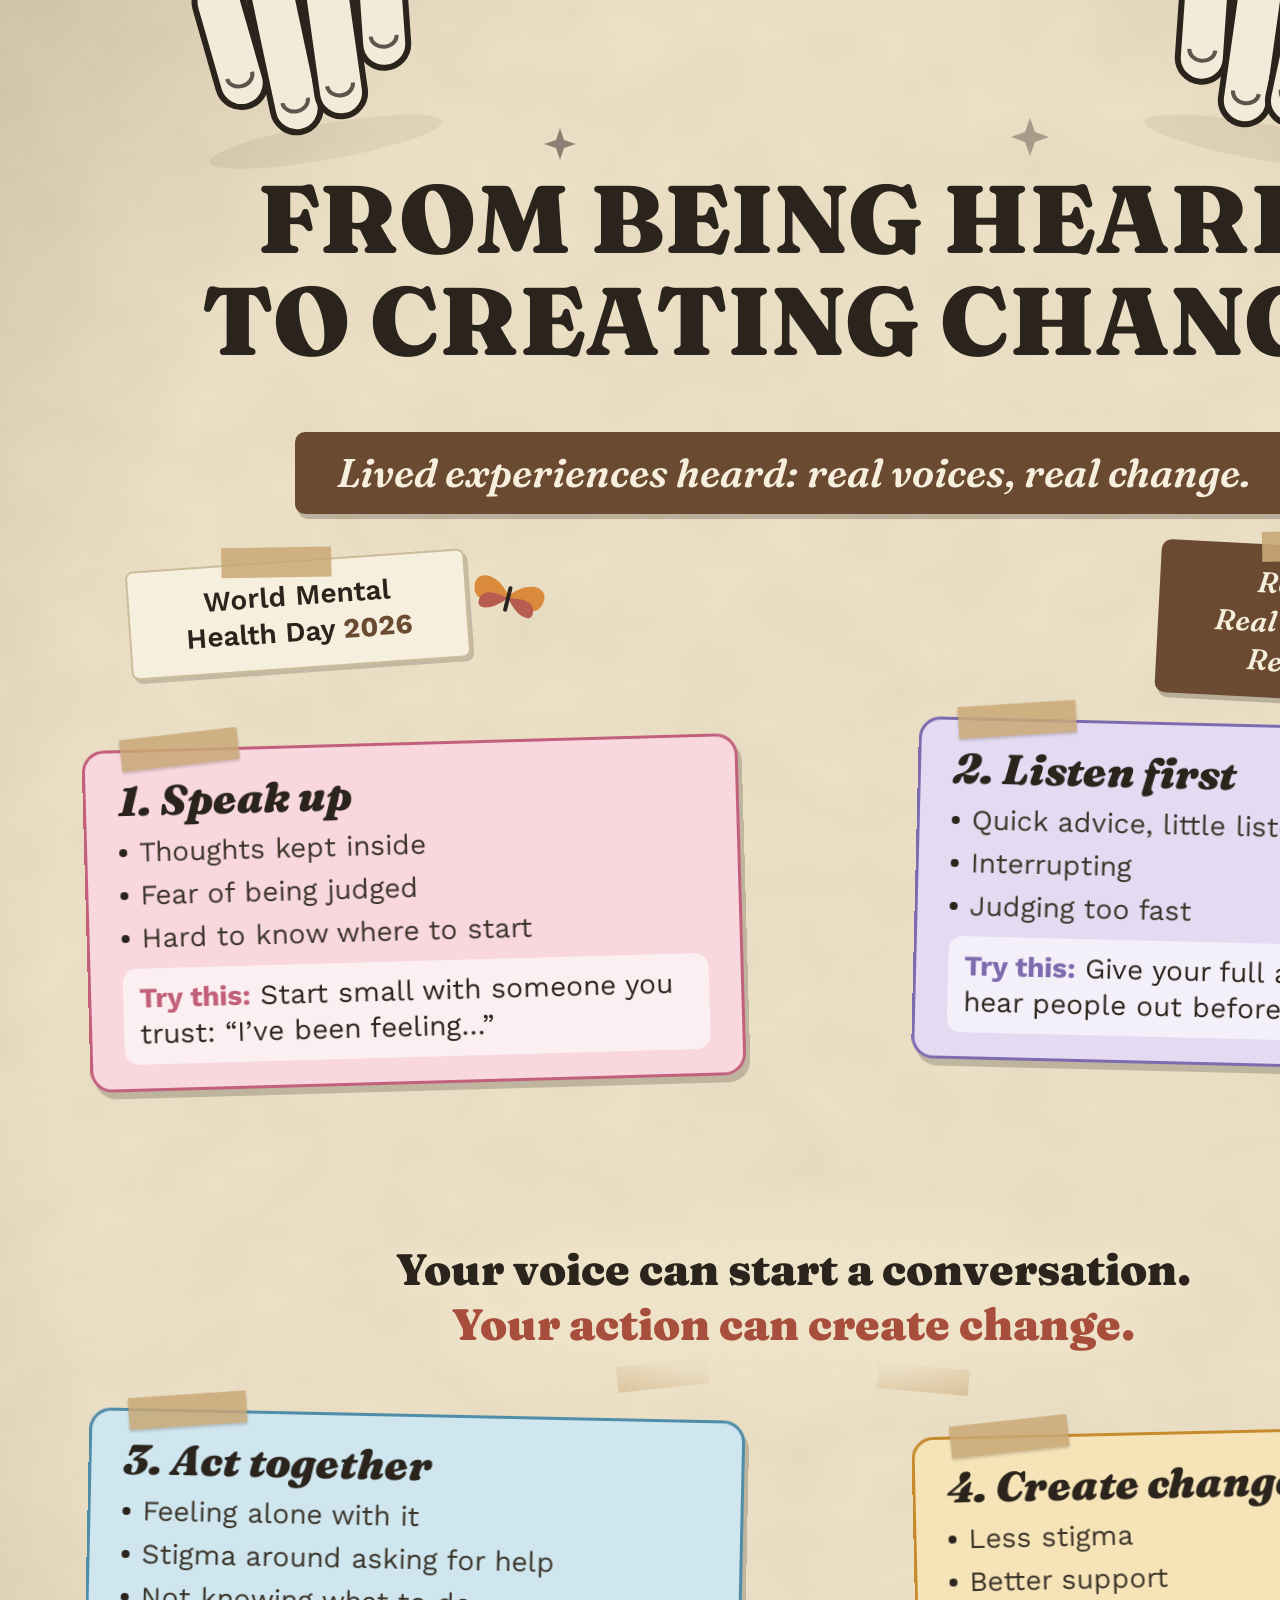
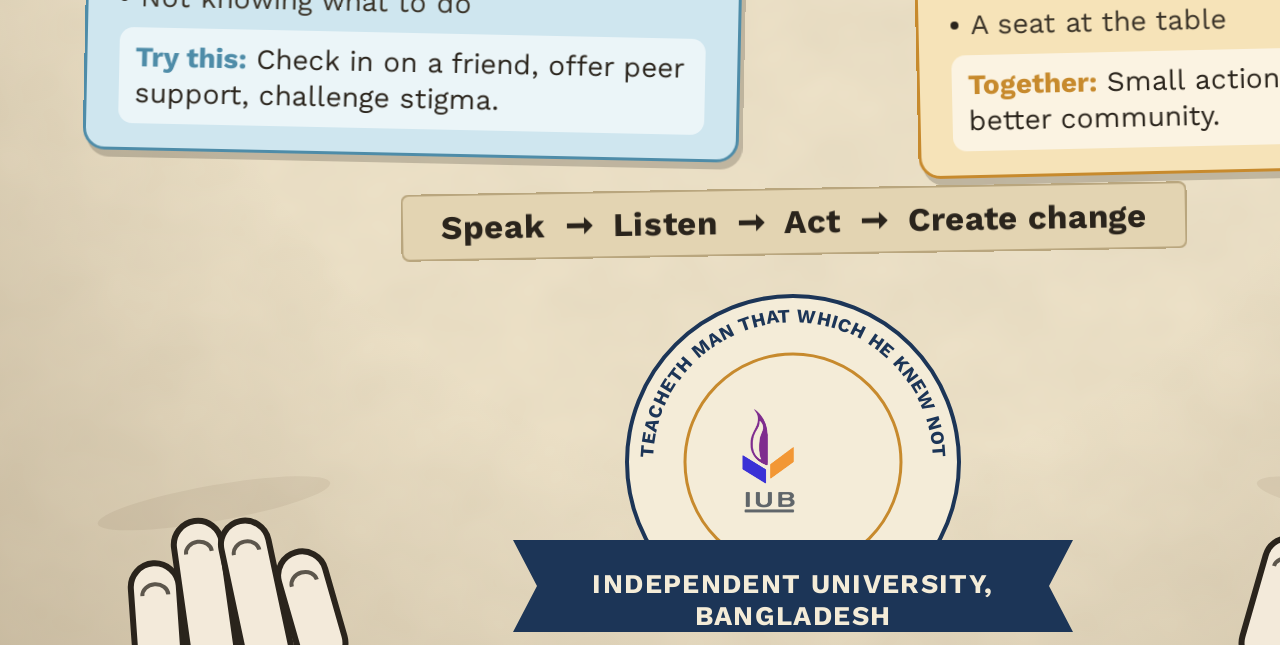
<file: mental-health-day-poster/poster3.html>
<!doctype html>
<html lang="en">
<head>
<meta charset="utf-8">
<meta name="viewport" content="width=device-width, initial-scale=1">
<title>WMHD 2026 Poster 3</title>
<link href="fonts/fonts.css" rel="stylesheet">
<style>
  @page { size: 420mm 594mm; margin: 0; }
  html, body { margin: 0; padding: 0; background: #EDE2C8; }
  * { -webkit-print-color-adjust: exact; print-color-adjust: exact; }
</style>
</head>
<body>
<div style="width:1587px;height:2245px;box-sizing:border-box;position:relative;background:#EDE2C8;color:#2A241C;font-family:'Work Sans',Arial,sans-serif;overflow:hidden">

  <svg viewBox="0 0 1587 2245" width="1587" height="2245" style="position:absolute;left:0;top:0;display:block" aria-hidden="true">
    <defs>
      <filter id="paper"><feTurbulence type="fractalNoise" baseFrequency="0.012 0.015" numOctaves="3" seed="7" result="n"></feTurbulence><feColorMatrix in="n" type="matrix" values="0 0 0 0 0.45 0 0 0 0 0.36 0 0 0 0 0.24 0 0 0 0.16 0"></feColorMatrix><feComposite operator="over" in2="SourceGraphic"></feComposite></filter>
      <filter id="soft"><feGaussianBlur stdDeviation="2.4"></feGaussianBlur></filter>
      <radialGradient id="vign" cx="0.5" cy="0.46" r="0.78"><stop offset="0.6" stop-color="#5A4428" stop-opacity="0"></stop><stop offset="1" stop-color="#5A4428" stop-opacity="0.26"></stop></radialGradient>
      <radialGradient id="halo" cx="0.5" cy="0.5" r="0.5"><stop offset="0" stop-color="#EDE2C8" stop-opacity="1"></stop><stop offset="0.55" stop-color="#EDE2C8" stop-opacity="0.92"></stop><stop offset="1" stop-color="#EDE2C8" stop-opacity="0"></stop></radialGradient>
      <path id="arcTop" d="M 653 2062 A 140 140 0 1 1 933 2062"></path>
    </defs>
    <rect x="0" y="0" width="1587" height="2245" fill="#EDE2C8" filter="url(#paper)"></rect>
    <rect x="0" y="0" width="1587" height="2245" fill="url(#vign)"></rect>

    <g opacity="0.82" filter="url(#soft)" transform="translate(793,1368)"><g transform="translate(-196,0) rotate(-8)"><circle cx="0" cy="-249" r="51" fill="#6B89A3"></circle><path d="M -78 0 L -78 -143 Q -78 -183 0 -183 Q 78 -183 78 -143 L 78 0 Z" fill="#6B89A3"></path></g><g transform="translate(196,0) rotate(8)"><circle cx="0" cy="-249" r="51" fill="#C97B52"></circle><path d="M -78 0 L -78 -143 Q -78 -183 0 -183 Q 78 -183 78 -143 L 78 0 Z" fill="#C97B52"></path></g><g transform="translate(-100,0) rotate(-4)"><circle cx="0" cy="-289" r="59" fill="#8AA68F"></circle><path d="M -90 0 L -90 -173 Q -90 -213 0 -213 Q 90 -213 90 -173 L 90 0 Z" fill="#8AA68F"></path></g><g transform="translate(100,0) rotate(4)"><circle cx="0" cy="-289" r="59" fill="#CBA45C"></circle><path d="M -90 0 L -90 -173 Q -90 -213 0 -213 Q 90 -213 90 -173 L 90 0 Z" fill="#CBA45C"></path></g><g transform="translate(0,0) rotate(0)"><circle cx="0" cy="-316" r="64" fill="#B9655A"></circle><path d="M -98 0 L -98 -193 Q -98 -233 0 -233 Q 98 -233 98 -193 L 98 0 Z" fill="#B9655A"></path></g></g>
    <g transform="translate(793,1368)">
      <rect x="-176" y="-6" width="92" height="26" fill="#C9A876" opacity="0.9" transform="rotate(-6 -130 7)"></rect>
      <rect x="84" y="-2" width="92" height="26" fill="#C9A876" opacity="0.9" transform="rotate(5 130 11)"></rect>
    </g>
    <ellipse cx="793" cy="1305" rx="430" ry="130" fill="url(#halo)"></ellipse>

    <g transform="translate(508,598) rotate(14)">
      <path d="M0 -2 C -16 -24 -40 -20 -35 -2 C -32 12 -12 10 0 -2z" fill="#D98A3A"></path>
      <path d="M0 0 C -14 18 -32 20 -27 5 C -24 -4 -10 -2 0 0z" fill="#B65C50"></path>
      <path d="M0 -2 C 16 -24 40 -20 35 -2 C 32 12 12 10 0 -2z" fill="#D98A3A"></path>
      <path d="M0 0 C 14 18 32 20 27 5 C 24 -4 10 -2 0 0z" fill="#B65C50"></path>
      <line x1="0" y1="-10" x2="0" y2="12" stroke="#2A241C" stroke-width="4" stroke-linecap="round"></line>
    </g>
    <g fill="#8C8273"><path d="M560 128 l4 12 12 4 -12 4 -4 12 -4 -12 -12 -4 12 -4z"></path><path d="M1030 118 l5 14 14 5 -14 5 -5 14 -5 -14 -14 -5 14 -5z" opacity="0.7"></path><path d="M1180 640 l4 11 11 4 -11 4 -4 11 -4 -11 -11 -4 11 -4z" opacity="0.8"></path></g>

    <circle cx="793" cy="2062" r="166" fill="#F4ECD8" stroke="#1C3557" stroke-width="4"></circle>
    <circle cx="793" cy="2062" r="108" fill="none" stroke="#C78A2D" stroke-width="3"></circle>
    <text font-family="'Work Sans',Arial,sans-serif" font-size="19" font-weight="700" letter-spacing="0.5" fill="#1C3557"><textPath href="#arcTop" startOffset="50%" text-anchor="middle">TEACHETH MAN THAT WHICH HE KNEW NOT</textPath></text>
    <path d="M513 2140 L 1073 2140 L 1049 2186 L 1073 2232 L 513 2232 L 537 2186 Z" fill="#1C3557"></path>

    <g transform="translate(300,-6) rotate(-10)"><ellipse cx="0" cy="150" rx="118" ry="18" fill="#5A4428" opacity="0.08"></ellipse><g transform="translate(-81,0) rotate(-6.0)"><rect x="-24" y="-30" width="48" height="132" rx="24" fill="#F3EADA" stroke="#2A241C" stroke-width="6"></rect><path d="M-13 70 a 13 11 0 0 0 26 0" fill="none" stroke="#2A241C" stroke-width="4" opacity="0.75"></path></g><g transform="translate(-27,0) rotate(-2.0)"><rect x="-24" y="-30" width="48" height="166" rx="24" fill="#F3EADA" stroke="#2A241C" stroke-width="6"></rect><path d="M-13 104 a 13 11 0 0 0 26 0" fill="none" stroke="#2A241C" stroke-width="4" opacity="0.75"></path></g><g transform="translate(27,0) rotate(2.0)"><rect x="-24" y="-30" width="48" height="158" rx="24" fill="#F3EADA" stroke="#2A241C" stroke-width="6"></rect><path d="M-13 96 a 13 11 0 0 0 26 0" fill="none" stroke="#2A241C" stroke-width="4" opacity="0.75"></path></g><g transform="translate(81,0) rotate(6.0)"><rect x="-24" y="-30" width="48" height="118" rx="24" fill="#F3EADA" stroke="#2A241C" stroke-width="6"></rect><path d="M-13 56 a 13 11 0 0 0 26 0" fill="none" stroke="#2A241C" stroke-width="4" opacity="0.75"></path></g></g>
    <g transform="translate(1287,-6) rotate(10)"><ellipse cx="0" cy="150" rx="118" ry="18" fill="#5A4428" opacity="0.08"></ellipse><g transform="translate(-81,0) rotate(-6.0)"><rect x="-24" y="-30" width="48" height="132" rx="24" fill="#F3EADA" stroke="#2A241C" stroke-width="6"></rect><path d="M-13 70 a 13 11 0 0 0 26 0" fill="none" stroke="#2A241C" stroke-width="4" opacity="0.75"></path></g><g transform="translate(-27,0) rotate(-2.0)"><rect x="-24" y="-30" width="48" height="166" rx="24" fill="#F3EADA" stroke="#2A241C" stroke-width="6"></rect><path d="M-13 104 a 13 11 0 0 0 26 0" fill="none" stroke="#2A241C" stroke-width="4" opacity="0.75"></path></g><g transform="translate(27,0) rotate(2.0)"><rect x="-24" y="-30" width="48" height="158" rx="24" fill="#F3EADA" stroke="#2A241C" stroke-width="6"></rect><path d="M-13 96 a 13 11 0 0 0 26 0" fill="none" stroke="#2A241C" stroke-width="4" opacity="0.75"></path></g><g transform="translate(81,0) rotate(6.0)"><rect x="-24" y="-30" width="48" height="118" rx="24" fill="#F3EADA" stroke="#2A241C" stroke-width="6"></rect><path d="M-13 56 a 13 11 0 0 0 26 0" fill="none" stroke="#2A241C" stroke-width="4" opacity="0.75"></path></g></g>
    <g transform="translate(240,2251) scale(1,-1)"><g transform="translate(0,0) rotate(10)"><ellipse cx="0" cy="150" rx="118" ry="18" fill="#5A4428" opacity="0.08"></ellipse><g transform="translate(-81,0) rotate(-6.0)"><rect x="-24" y="-30" width="48" height="132" rx="24" fill="#F3EADA" stroke="#2A241C" stroke-width="6"></rect><path d="M-13 70 a 13 11 0 0 0 26 0" fill="none" stroke="#2A241C" stroke-width="4" opacity="0.75"></path></g><g transform="translate(-27,0) rotate(-2.0)"><rect x="-24" y="-30" width="48" height="166" rx="24" fill="#F3EADA" stroke="#2A241C" stroke-width="6"></rect><path d="M-13 104 a 13 11 0 0 0 26 0" fill="none" stroke="#2A241C" stroke-width="4" opacity="0.75"></path></g><g transform="translate(27,0) rotate(2.0)"><rect x="-24" y="-30" width="48" height="158" rx="24" fill="#F3EADA" stroke="#2A241C" stroke-width="6"></rect><path d="M-13 96 a 13 11 0 0 0 26 0" fill="none" stroke="#2A241C" stroke-width="4" opacity="0.75"></path></g><g transform="translate(81,0) rotate(6.0)"><rect x="-24" y="-30" width="48" height="118" rx="24" fill="#F3EADA" stroke="#2A241C" stroke-width="6"></rect><path d="M-13 56 a 13 11 0 0 0 26 0" fill="none" stroke="#2A241C" stroke-width="4" opacity="0.75"></path></g></g></g>
    <g transform="translate(1347,2251) scale(1,-1)"><g transform="translate(0,0) rotate(-10)"><ellipse cx="0" cy="150" rx="118" ry="18" fill="#5A4428" opacity="0.08"></ellipse><g transform="translate(-81,0) rotate(-6.0)"><rect x="-24" y="-30" width="48" height="132" rx="24" fill="#F3EADA" stroke="#2A241C" stroke-width="6"></rect><path d="M-13 70 a 13 11 0 0 0 26 0" fill="none" stroke="#2A241C" stroke-width="4" opacity="0.75"></path></g><g transform="translate(-27,0) rotate(-2.0)"><rect x="-24" y="-30" width="48" height="166" rx="24" fill="#F3EADA" stroke="#2A241C" stroke-width="6"></rect><path d="M-13 104 a 13 11 0 0 0 26 0" fill="none" stroke="#2A241C" stroke-width="4" opacity="0.75"></path></g><g transform="translate(27,0) rotate(2.0)"><rect x="-24" y="-30" width="48" height="158" rx="24" fill="#F3EADA" stroke="#2A241C" stroke-width="6"></rect><path d="M-13 96 a 13 11 0 0 0 26 0" fill="none" stroke="#2A241C" stroke-width="4" opacity="0.75"></path></g><g transform="translate(81,0) rotate(6.0)"><rect x="-24" y="-30" width="48" height="118" rx="24" fill="#F3EADA" stroke="#2A241C" stroke-width="6"></rect><path d="M-13 56 a 13 11 0 0 0 26 0" fill="none" stroke="#2A241C" stroke-width="4" opacity="0.75"></path></g></g></g>
  </svg>

  <img src="iub-logo.png" alt="IUB logo" style="position:absolute;left:741px;top:2008px;height:106px;width:auto">
  <div style="position:absolute;left:513px;top:2168px;width:560px;text-align:center;font-size:27px;font-weight:700;letter-spacing:0.05em;color:#F4ECD8">INDEPENDENT UNIVERSITY, BANGLADESH</div>

  <div style="position:absolute;left:0;top:168px;width:1587px;text-align:center">
    <div style="font-family:'Fraunces',Georgia,serif;font-weight:900;font-size:96px;line-height:1.06;color:#2A241C">FROM BEING HEARD<br>TO CREATING CHANGE</div>
  </div>
  <div style="position:absolute;left:0;top:432px;width:1587px;display:flex;justify-content:center">
    <div style="background:#6B4A32;color:#F7EFDE;font-family:'Fraunces',Georgia,serif;font-style:italic;font-weight:600;font-size:40px;line-height:1.25;padding:16px 42px;border-radius:10px;box-shadow:3px 5px 0 rgba(42,36,28,0.25)">Lived experiences heard: real voices, real change.</div>
  </div>

  <div style="position:absolute;left:128px;top:560px;width:300px;transform:rotate(-4deg);background:#F6EFDD;border:2px solid #CBBD9C;border-radius:8px;padding:16px 18px;text-align:center;box-shadow:3px 4px 0 rgba(42,36,28,0.2)">
    <div style="position:absolute;left:95px;top:-16px;width:110px;height:30px;background:#C9A876;opacity:0.85;transform:rotate(3deg)"></div>
    <div style="font-size:28px;line-height:1.3;font-weight:600;color:#2A241C">World Mental<br>Health Day <span style="font-weight:700;color:#6B4A32">2026</span></div>
  </div>
  <div style="position:absolute;left:1158px;top:548px;width:310px;transform:rotate(3deg);background:#6B4A32;border-radius:10px;padding:18px 22px;text-align:center;box-shadow:3px 5px 0 rgba(42,36,28,0.25)">
    <div style="position:absolute;left:100px;top:-16px;width:110px;height:30px;background:#C9A876;opacity:0.9;transform:rotate(-4deg)"></div>
    <div style="font-family:'Fraunces',Georgia,serif;font-style:italic;font-weight:600;font-size:29px;line-height:1.35;color:#F7EFDE">Real voices.<br>Real experiences.<br>Real change.</div>
  </div>

  <div style="position:absolute;left:86px;top:742px;width:586px;transform:rotate(-1.6deg);background:#F8D7DE;border:3px solid #C2607C;border-radius:22px;box-shadow:4px 7px 0 rgba(42,36,28,0.22);padding:26px 32px 24px;display:flex;flex-direction:column;gap:12px">
      <div style="position:absolute;left:36px;top:-18px;width:118px;height:32px;background:#C9A876;opacity:0.85;transform:rotate(-5deg);box-shadow:0 2px 3px rgba(42,36,28,0.25)"></div>
      <div style="font-family:'Fraunces',Georgia,serif;font-weight:900;font-style:italic;font-size:42px;line-height:1.05;color:#2A241C">1. Speak up</div>
      <div style="display:flex;flex-direction:column;gap:7px"><div style="display:flex;gap:12px;align-items:flex-start"><div style="width:8px;height:8px;flex:none;margin-top:14px;border-radius:50%;background:#2A241C"></div><div style="font-size:28px;line-height:1.28;color:#3A3328">Thoughts kept inside</div></div><div style="display:flex;gap:12px;align-items:flex-start"><div style="width:8px;height:8px;flex:none;margin-top:14px;border-radius:50%;background:#2A241C"></div><div style="font-size:28px;line-height:1.28;color:#3A3328">Fear of being judged</div></div><div style="display:flex;gap:12px;align-items:flex-start"><div style="width:8px;height:8px;flex:none;margin-top:14px;border-radius:50%;background:#2A241C"></div><div style="font-size:28px;line-height:1.28;color:#3A3328">Hard to know where to start</div></div></div>
      <div style="background:rgba(255,255,255,0.6);border-radius:14px;padding:12px 16px;font-size:28px;line-height:1.3;color:#2A241C"><span style="font-weight:700;color:#C2607C">Try this:</span> Start small with someone you trust: &ldquo;I&rsquo;ve been feeling&hellip;&rdquo;</div>
    </div><div style="position:absolute;left:915px;top:724px;width:586px;transform:rotate(1.4deg);background:#E4DBF2;border:3px solid #7E6AAE;border-radius:22px;box-shadow:4px 7px 0 rgba(42,36,28,0.22);padding:26px 32px 24px;display:flex;flex-direction:column;gap:12px">
      <div style="position:absolute;left:36px;top:-18px;width:118px;height:32px;background:#C9A876;opacity:0.85;transform:rotate(-5deg);box-shadow:0 2px 3px rgba(42,36,28,0.25)"></div>
      <div style="font-family:'Fraunces',Georgia,serif;font-weight:900;font-style:italic;font-size:42px;line-height:1.05;color:#2A241C">2. Listen first</div>
      <div style="display:flex;flex-direction:column;gap:7px"><div style="display:flex;gap:12px;align-items:flex-start"><div style="width:8px;height:8px;flex:none;margin-top:14px;border-radius:50%;background:#2A241C"></div><div style="font-size:28px;line-height:1.28;color:#3A3328">Quick advice, little listening</div></div><div style="display:flex;gap:12px;align-items:flex-start"><div style="width:8px;height:8px;flex:none;margin-top:14px;border-radius:50%;background:#2A241C"></div><div style="font-size:28px;line-height:1.28;color:#3A3328">Interrupting</div></div><div style="display:flex;gap:12px;align-items:flex-start"><div style="width:8px;height:8px;flex:none;margin-top:14px;border-radius:50%;background:#2A241C"></div><div style="font-size:28px;line-height:1.28;color:#3A3328">Judging too fast</div></div></div>
      <div style="background:rgba(255,255,255,0.6);border-radius:14px;padding:12px 16px;font-size:28px;line-height:1.3;color:#2A241C"><span style="font-weight:700;color:#7E6AAE">Try this:</span> Give your full attention and hear people out before you judge.</div>
    </div><div style="position:absolute;left:86px;top:1414px;width:586px;transform:rotate(1.2deg);background:#CFE6EF;border:3px solid #4E8CA8;border-radius:22px;box-shadow:4px 7px 0 rgba(42,36,28,0.22);padding:26px 32px 24px;display:flex;flex-direction:column;gap:12px">
      <div style="position:absolute;left:36px;top:-18px;width:118px;height:32px;background:#C9A876;opacity:0.85;transform:rotate(-5deg);box-shadow:0 2px 3px rgba(42,36,28,0.25)"></div>
      <div style="font-family:'Fraunces',Georgia,serif;font-weight:900;font-style:italic;font-size:42px;line-height:1.05;color:#2A241C">3. Act together</div>
      <div style="display:flex;flex-direction:column;gap:7px"><div style="display:flex;gap:12px;align-items:flex-start"><div style="width:8px;height:8px;flex:none;margin-top:14px;border-radius:50%;background:#2A241C"></div><div style="font-size:28px;line-height:1.28;color:#3A3328">Feeling alone with it</div></div><div style="display:flex;gap:12px;align-items:flex-start"><div style="width:8px;height:8px;flex:none;margin-top:14px;border-radius:50%;background:#2A241C"></div><div style="font-size:28px;line-height:1.28;color:#3A3328">Stigma around asking for help</div></div><div style="display:flex;gap:12px;align-items:flex-start"><div style="width:8px;height:8px;flex:none;margin-top:14px;border-radius:50%;background:#2A241C"></div><div style="font-size:28px;line-height:1.28;color:#3A3328">Not knowing what to do</div></div></div>
      <div style="background:rgba(255,255,255,0.6);border-radius:14px;padding:12px 16px;font-size:28px;line-height:1.3;color:#2A241C"><span style="font-weight:700;color:#4E8CA8">Try this:</span> Check in on a friend, offer peer support, challenge stigma.</div>
    </div><div style="position:absolute;left:915px;top:1430px;width:586px;transform:rotate(-1.3deg);background:#F6E3B8;border:3px solid #C78A2D;border-radius:22px;box-shadow:4px 7px 0 rgba(42,36,28,0.22);padding:26px 32px 24px;display:flex;flex-direction:column;gap:12px">
      <div style="position:absolute;left:36px;top:-18px;width:118px;height:32px;background:#C9A876;opacity:0.85;transform:rotate(-5deg);box-shadow:0 2px 3px rgba(42,36,28,0.25)"></div>
      <div style="font-family:'Fraunces',Georgia,serif;font-weight:900;font-style:italic;font-size:42px;line-height:1.05;color:#2A241C">4. Create change</div>
      <div style="display:flex;flex-direction:column;gap:7px"><div style="display:flex;gap:12px;align-items:flex-start"><div style="width:8px;height:8px;flex:none;margin-top:14px;border-radius:50%;background:#2A241C"></div><div style="font-size:28px;line-height:1.28;color:#3A3328">Less stigma</div></div><div style="display:flex;gap:12px;align-items:flex-start"><div style="width:8px;height:8px;flex:none;margin-top:14px;border-radius:50%;background:#2A241C"></div><div style="font-size:28px;line-height:1.28;color:#3A3328">Better support</div></div><div style="display:flex;gap:12px;align-items:flex-start"><div style="width:8px;height:8px;flex:none;margin-top:14px;border-radius:50%;background:#2A241C"></div><div style="font-size:28px;line-height:1.28;color:#3A3328">A seat at the table</div></div></div>
      <div style="background:rgba(255,255,255,0.6);border-radius:14px;padding:12px 16px;font-size:28px;line-height:1.3;color:#2A241C"><span style="font-weight:700;color:#C78A2D">Together:</span> Small actions add up to a better community.</div>
    </div>

  <div style="position:absolute;left:0;top:1242px;width:1587px;text-align:center">
    <div style="font-family:'Fraunces',Georgia,serif;font-weight:900;font-size:44px;line-height:1.25;color:#2A241C;text-shadow:0 0 14px #EDE2C8,0 0 26px #EDE2C8,0 0 8px #EDE2C8">Your voice can start a conversation.<br><span style="color:#A84E3C">Your action can create change.</span></div>
  </div>

  <div style="position:absolute;left:0;top:1788px;width:1587px;display:flex;justify-content:center">
    <div style="transform:rotate(-1deg);background:#E3D4B2;border:2px solid #B9A67E;border-radius:8px;padding:12px 38px;font-size:33px;font-weight:700;letter-spacing:0.02em;color:#2A241C">Speak &nbsp;&#10142;&nbsp; Listen &nbsp;&#10142;&nbsp; Act &nbsp;&#10142;&nbsp; Create change</div>
  </div>
</div>
</body>
</html>
</file>
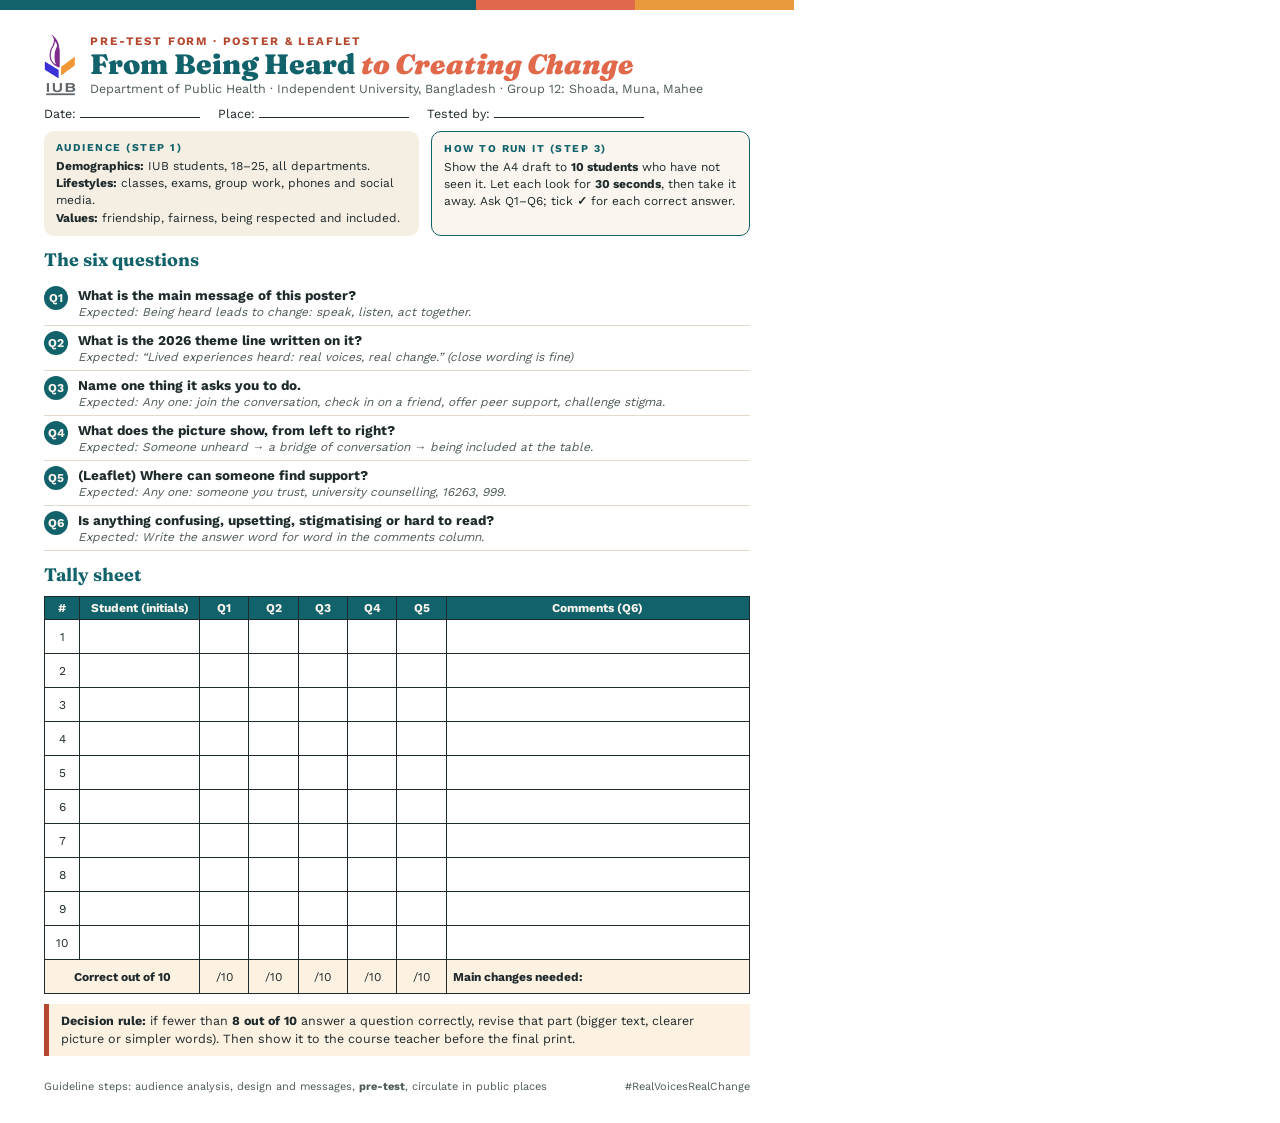
<file: mental-health-day-poster/pretest-form.html>
<!doctype html>
<html lang="en">
<head>
<meta charset="utf-8">
<meta name="viewport" content="width=device-width, initial-scale=1">
<title>Pre-test Form — From Being Heard to Creating Change</title>
<link href="fonts/fonts.css" rel="stylesheet">
<style>
  @page { size: 210mm 297mm; margin: 0; }
  html, body { margin: 0; padding: 0; background: #FFFFFF; }
  * { -webkit-print-color-adjust: exact; print-color-adjust: exact; }
</style>
</head>
<body>
<div style="width:794px;height:1123px;box-sizing:border-box;position:relative;overflow:hidden;background:#FFFFFF;color:#1E2A2B;font-family:'Work Sans',Arial,sans-serif;padding:34px 44px 30px;display:flex;flex-direction:column;gap:10px">
  <div style="position:absolute;left:0;top:0;width:794px;height:10px;background:linear-gradient(90deg,#12626B 0 60%,#E0684B 60% 80%,#E89A3C 80% 100%)"></div>
  <div style="display:flex;align-items:center;gap:14px">
    <img src="iub-logo.png" alt="Independent University, Bangladesh (IUB) logo" style="height:62px;width:auto;display:block">
    <div style="display:flex;flex-direction:column;gap:2px">
      <div style="font-size:11.5px;font-weight:700;letter-spacing:0.16em;color:#B5472E">PRE-TEST FORM &middot; POSTER &amp; LEAFLET</div>
      <div style="font-family:'Fraunces',Georgia,serif;font-weight:900;font-size:28px;line-height:1.05"><span style="color:#12626B">From Being Heard</span> <span style="font-style:italic;color:#E0684B">to Creating Change</span></div>
      <div style="font-size:12.5px;color:#4E5A58">Department of Public Health &middot; Independent University, Bangladesh &middot; Group 12: Shoada, Muna, Mahee</div>
    </div>
  </div>
  <div style="display:flex;gap:18px;font-size:12.5px;color:#1E2A2B"><span>Date: <span style="display:inline-block;width:120px;border-bottom:1.5px solid #1E2A2B"></span></span><span>Place: <span style="display:inline-block;width:150px;border-bottom:1.5px solid #1E2A2B"></span></span><span>Tested by: <span style="display:inline-block;width:150px;border-bottom:1.5px solid #1E2A2B"></span></span></div>
  <div style="display:flex;gap:12px">
    <div style="flex:1.2;background:#F4EEE3;border-radius:10px;padding:9px 12px;font-size:12px;line-height:1.45">
      <div style="font-size:10.5px;font-weight:700;letter-spacing:0.14em;color:#12626B;margin-bottom:2px">AUDIENCE (STEP 1)</div>
      <b>Demographics:</b> IUB students, 18&ndash;25, all departments.<br><b>Lifestyles:</b> classes, exams, group work, phones and social media.<br><b>Values:</b> friendship, fairness, being respected and included.
    </div>
    <div style="flex:1;background:#FAF6EF;border:1.5px solid #12626B;border-radius:10px;padding:9px 12px;font-size:12px;line-height:1.45">
      <div style="font-size:10.5px;font-weight:700;letter-spacing:0.14em;color:#12626B;margin-bottom:2px">HOW TO RUN IT (STEP 3)</div>
      Show the A4 draft to <b>10 students</b> who have not seen it. Let each look for <b>30 seconds</b>, then take it away. Ask Q1&ndash;Q6; tick <b>&#10003;</b> for each correct answer.
    </div>
  </div>
  <div style="font-family:'Fraunces',Georgia,serif;font-weight:700;font-size:18px;color:#12626B;margin-top:2px">The six questions</div>
  <div style="display:flex;flex-direction:column">
      <div style="display:flex;gap:10px;align-items:flex-start;padding:5px 0;border-bottom:1px solid #E3DACB">
        <div style="width:24px;height:24px;flex:none;border-radius:50%;background:#12626B;color:#FAF6EF;font-size:12px;line-height:24px;font-weight:700;text-align:center">Q1</div>
        <div style="display:flex;flex-direction:column"><div style="font-size:13.5px;line-height:18px;font-weight:700;color:#1E2A2B">What is the main message of this poster?</div><div style="font-size:12px;line-height:16px;font-style:italic;color:#4E5A58">Expected: Being heard leads to change: speak, listen, act together.</div></div>
      </div>
      <div style="display:flex;gap:10px;align-items:flex-start;padding:5px 0;border-bottom:1px solid #E3DACB">
        <div style="width:24px;height:24px;flex:none;border-radius:50%;background:#12626B;color:#FAF6EF;font-size:12px;line-height:24px;font-weight:700;text-align:center">Q2</div>
        <div style="display:flex;flex-direction:column"><div style="font-size:13.5px;line-height:18px;font-weight:700;color:#1E2A2B">What is the 2026 theme line written on it?</div><div style="font-size:12px;line-height:16px;font-style:italic;color:#4E5A58">Expected: “Lived experiences heard: real voices, real change.” (close wording is fine)</div></div>
      </div>
      <div style="display:flex;gap:10px;align-items:flex-start;padding:5px 0;border-bottom:1px solid #E3DACB">
        <div style="width:24px;height:24px;flex:none;border-radius:50%;background:#12626B;color:#FAF6EF;font-size:12px;line-height:24px;font-weight:700;text-align:center">Q3</div>
        <div style="display:flex;flex-direction:column"><div style="font-size:13.5px;line-height:18px;font-weight:700;color:#1E2A2B">Name one thing it asks you to do.</div><div style="font-size:12px;line-height:16px;font-style:italic;color:#4E5A58">Expected: Any one: join the conversation, check in on a friend, offer peer support, challenge stigma.</div></div>
      </div>
      <div style="display:flex;gap:10px;align-items:flex-start;padding:5px 0;border-bottom:1px solid #E3DACB">
        <div style="width:24px;height:24px;flex:none;border-radius:50%;background:#12626B;color:#FAF6EF;font-size:12px;line-height:24px;font-weight:700;text-align:center">Q4</div>
        <div style="display:flex;flex-direction:column"><div style="font-size:13.5px;line-height:18px;font-weight:700;color:#1E2A2B">What does the picture show, from left to right?</div><div style="font-size:12px;line-height:16px;font-style:italic;color:#4E5A58">Expected: Someone unheard → a bridge of conversation → being included at the table.</div></div>
      </div>
      <div style="display:flex;gap:10px;align-items:flex-start;padding:5px 0;border-bottom:1px solid #E3DACB">
        <div style="width:24px;height:24px;flex:none;border-radius:50%;background:#12626B;color:#FAF6EF;font-size:12px;line-height:24px;font-weight:700;text-align:center">Q5</div>
        <div style="display:flex;flex-direction:column"><div style="font-size:13.5px;line-height:18px;font-weight:700;color:#1E2A2B">(Leaflet) Where can someone find support?</div><div style="font-size:12px;line-height:16px;font-style:italic;color:#4E5A58">Expected: Any one: someone you trust, university counselling, 16263, 999.</div></div>
      </div>
      <div style="display:flex;gap:10px;align-items:flex-start;padding:5px 0;border-bottom:1px solid #E3DACB">
        <div style="width:24px;height:24px;flex:none;border-radius:50%;background:#12626B;color:#FAF6EF;font-size:12px;line-height:24px;font-weight:700;text-align:center">Q6</div>
        <div style="display:flex;flex-direction:column"><div style="font-size:13.5px;line-height:18px;font-weight:700;color:#1E2A2B">Is anything confusing, upsetting, stigmatising or hard to read?</div><div style="font-size:12px;line-height:16px;font-style:italic;color:#4E5A58">Expected: Write the answer word for word in the comments column.</div></div>
      </div>
  </div>
  <div style="font-family:'Fraunces',Georgia,serif;font-weight:700;font-size:18px;color:#12626B;margin-top:2px">Tally sheet</div>
  <table style="width:100%;border-collapse:collapse">
    <tr><th style="border:1.5px solid #1E2A2B;padding:4px 4px;background:#12626B;color:#FAF6EF;font-size:12px;font-weight:700;text-align:center;width:5%">#</th><th style="border:1.5px solid #1E2A2B;padding:4px 4px;background:#12626B;color:#FAF6EF;font-size:12px;font-weight:700;text-align:center;width:17%">Student (initials)</th><th style="border:1.5px solid #1E2A2B;padding:4px 4px;background:#12626B;color:#FAF6EF;font-size:12px;font-weight:700;text-align:center;width:7%">Q1</th><th style="border:1.5px solid #1E2A2B;padding:4px 4px;background:#12626B;color:#FAF6EF;font-size:12px;font-weight:700;text-align:center;width:7%">Q2</th><th style="border:1.5px solid #1E2A2B;padding:4px 4px;background:#12626B;color:#FAF6EF;font-size:12px;font-weight:700;text-align:center;width:7%">Q3</th><th style="border:1.5px solid #1E2A2B;padding:4px 4px;background:#12626B;color:#FAF6EF;font-size:12px;font-weight:700;text-align:center;width:7%">Q4</th><th style="border:1.5px solid #1E2A2B;padding:4px 4px;background:#12626B;color:#FAF6EF;font-size:12px;font-weight:700;text-align:center;width:7%">Q5</th><th style="border:1.5px solid #1E2A2B;padding:4px 4px;background:#12626B;color:#FAF6EF;font-size:12px;font-weight:700;text-align:center;width:43%">Comments (Q6)</th></tr>
    <tr><td style="border:1.5px solid #1E2A2B;height:31px;text-align:center;font-size:12px">1</td><td style="border:1.5px solid #1E2A2B;height:31px"></td><td style="border:1.5px solid #1E2A2B;height:31px"></td><td style="border:1.5px solid #1E2A2B;height:31px"></td><td style="border:1.5px solid #1E2A2B;height:31px"></td><td style="border:1.5px solid #1E2A2B;height:31px"></td><td style="border:1.5px solid #1E2A2B;height:31px"></td><td style="border:1.5px solid #1E2A2B;height:31px"></td></tr><tr><td style="border:1.5px solid #1E2A2B;height:31px;text-align:center;font-size:12px">2</td><td style="border:1.5px solid #1E2A2B;height:31px"></td><td style="border:1.5px solid #1E2A2B;height:31px"></td><td style="border:1.5px solid #1E2A2B;height:31px"></td><td style="border:1.5px solid #1E2A2B;height:31px"></td><td style="border:1.5px solid #1E2A2B;height:31px"></td><td style="border:1.5px solid #1E2A2B;height:31px"></td><td style="border:1.5px solid #1E2A2B;height:31px"></td></tr><tr><td style="border:1.5px solid #1E2A2B;height:31px;text-align:center;font-size:12px">3</td><td style="border:1.5px solid #1E2A2B;height:31px"></td><td style="border:1.5px solid #1E2A2B;height:31px"></td><td style="border:1.5px solid #1E2A2B;height:31px"></td><td style="border:1.5px solid #1E2A2B;height:31px"></td><td style="border:1.5px solid #1E2A2B;height:31px"></td><td style="border:1.5px solid #1E2A2B;height:31px"></td><td style="border:1.5px solid #1E2A2B;height:31px"></td></tr><tr><td style="border:1.5px solid #1E2A2B;height:31px;text-align:center;font-size:12px">4</td><td style="border:1.5px solid #1E2A2B;height:31px"></td><td style="border:1.5px solid #1E2A2B;height:31px"></td><td style="border:1.5px solid #1E2A2B;height:31px"></td><td style="border:1.5px solid #1E2A2B;height:31px"></td><td style="border:1.5px solid #1E2A2B;height:31px"></td><td style="border:1.5px solid #1E2A2B;height:31px"></td><td style="border:1.5px solid #1E2A2B;height:31px"></td></tr><tr><td style="border:1.5px solid #1E2A2B;height:31px;text-align:center;font-size:12px">5</td><td style="border:1.5px solid #1E2A2B;height:31px"></td><td style="border:1.5px solid #1E2A2B;height:31px"></td><td style="border:1.5px solid #1E2A2B;height:31px"></td><td style="border:1.5px solid #1E2A2B;height:31px"></td><td style="border:1.5px solid #1E2A2B;height:31px"></td><td style="border:1.5px solid #1E2A2B;height:31px"></td><td style="border:1.5px solid #1E2A2B;height:31px"></td></tr><tr><td style="border:1.5px solid #1E2A2B;height:31px;text-align:center;font-size:12px">6</td><td style="border:1.5px solid #1E2A2B;height:31px"></td><td style="border:1.5px solid #1E2A2B;height:31px"></td><td style="border:1.5px solid #1E2A2B;height:31px"></td><td style="border:1.5px solid #1E2A2B;height:31px"></td><td style="border:1.5px solid #1E2A2B;height:31px"></td><td style="border:1.5px solid #1E2A2B;height:31px"></td><td style="border:1.5px solid #1E2A2B;height:31px"></td></tr><tr><td style="border:1.5px solid #1E2A2B;height:31px;text-align:center;font-size:12px">7</td><td style="border:1.5px solid #1E2A2B;height:31px"></td><td style="border:1.5px solid #1E2A2B;height:31px"></td><td style="border:1.5px solid #1E2A2B;height:31px"></td><td style="border:1.5px solid #1E2A2B;height:31px"></td><td style="border:1.5px solid #1E2A2B;height:31px"></td><td style="border:1.5px solid #1E2A2B;height:31px"></td><td style="border:1.5px solid #1E2A2B;height:31px"></td></tr><tr><td style="border:1.5px solid #1E2A2B;height:31px;text-align:center;font-size:12px">8</td><td style="border:1.5px solid #1E2A2B;height:31px"></td><td style="border:1.5px solid #1E2A2B;height:31px"></td><td style="border:1.5px solid #1E2A2B;height:31px"></td><td style="border:1.5px solid #1E2A2B;height:31px"></td><td style="border:1.5px solid #1E2A2B;height:31px"></td><td style="border:1.5px solid #1E2A2B;height:31px"></td><td style="border:1.5px solid #1E2A2B;height:31px"></td></tr><tr><td style="border:1.5px solid #1E2A2B;height:31px;text-align:center;font-size:12px">9</td><td style="border:1.5px solid #1E2A2B;height:31px"></td><td style="border:1.5px solid #1E2A2B;height:31px"></td><td style="border:1.5px solid #1E2A2B;height:31px"></td><td style="border:1.5px solid #1E2A2B;height:31px"></td><td style="border:1.5px solid #1E2A2B;height:31px"></td><td style="border:1.5px solid #1E2A2B;height:31px"></td><td style="border:1.5px solid #1E2A2B;height:31px"></td></tr><tr><td style="border:1.5px solid #1E2A2B;height:31px;text-align:center;font-size:12px">10</td><td style="border:1.5px solid #1E2A2B;height:31px"></td><td style="border:1.5px solid #1E2A2B;height:31px"></td><td style="border:1.5px solid #1E2A2B;height:31px"></td><td style="border:1.5px solid #1E2A2B;height:31px"></td><td style="border:1.5px solid #1E2A2B;height:31px"></td><td style="border:1.5px solid #1E2A2B;height:31px"></td><td style="border:1.5px solid #1E2A2B;height:31px"></td></tr>
    <tr><td colspan="2" style="border:1.5px solid #1E2A2B;height:31px;background:#FDF1E2;font-size:12px;font-weight:700;text-align:center">Correct out of 10</td><td style="border:1.5px solid #1E2A2B;height:31px;background:#FDF1E2;font-size:12px;text-align:center">/10</td><td style="border:1.5px solid #1E2A2B;height:31px;background:#FDF1E2;font-size:12px;text-align:center">/10</td><td style="border:1.5px solid #1E2A2B;height:31px;background:#FDF1E2;font-size:12px;text-align:center">/10</td><td style="border:1.5px solid #1E2A2B;height:31px;background:#FDF1E2;font-size:12px;text-align:center">/10</td><td style="border:1.5px solid #1E2A2B;height:31px;background:#FDF1E2;font-size:12px;text-align:center">/10</td><td style="border:1.5px solid #1E2A2B;height:31px;background:#FDF1E2;font-size:12px;font-weight:700;padding-left:6px">Main changes needed:</td></tr>
  </table>
  <div style="font-size:12.5px;line-height:1.45;background:#FDF1E2;border-left:5px solid #B5472E;padding:8px 12px"><b>Decision rule:</b> if fewer than <b>8 out of 10</b> answer a question correctly, revise that part (bigger text, clearer picture or simpler words). Then show it to the course teacher before the final print.</div>
  <div style="flex:1"></div>
  <div style="display:flex;justify-content:space-between;font-size:11px;color:#4E5A58"><span>Guideline steps: audience analysis, design and messages, <b>pre-test</b>, circulate in public places</span><span>#RealVoicesRealChange</span></div>
</div>
</body>
</html>
</file>
<file: style.css>
:root {
  --green: #0b6b3a;
  --green-2: #0e8347;
  --green-soft: #e4f3ea;
  --red: #d62b3a;
  --amber: #c77700;
  --ink: #11201a;
  --ink-2: #4a5b54;
  --ink-dim: #7e8c86;
  --bg: #f3f6f4;
  --surface: #ffffff;
  --surface-2: #f7faf8;
  --line: #e3ebe6;
  --line-strong: #d2ddd6;
  --shadow: 0 1px 2px rgba(16, 40, 28, 0.06), 0 8px 24px rgba(16, 40, 28, 0.06);
  --shadow-lift: 0 8px 30px rgba(11, 107, 58, 0.16);
  --r: 18px;
  --r-sm: 12px;
  --tabbar-h: 64px;
  --maxw: 600px;
}

@media (prefers-color-scheme: dark) {
  :root {
    --green: #2fbf71;
    --green-2: #36d27e;
    --green-soft: #122a1d;
    --red: #ff6b78;
    --amber: #ffb454;
    --ink: #e8f1ec;
    --ink-2: #adbcb4;
    --ink-dim: #76867d;
    --bg: #0a0f0c;
    --surface: #121916;
    --surface-2: #0f1512;
    --line: #1f2a24;
    --line-strong: #2a382f;
    --shadow: 0 1px 2px rgba(0, 0, 0, 0.4), 0 8px 24px rgba(0, 0, 0, 0.35);
    --shadow-lift: 0 8px 30px rgba(0, 0, 0, 0.5);
  }
}

* { box-sizing: border-box; }
html, body { margin: 0; padding: 0; }
html { background: var(--bg); -webkit-text-size-adjust: 100%; }
body {
  font-family: 'Plus Jakarta Sans', 'Hind Siliguri', system-ui, -apple-system, Segoe UI, Roboto, sans-serif;
  color: var(--ink);
  background: var(--bg);
  min-height: 100dvh;
  -webkit-tap-highlight-color: transparent;
  overflow-x: hidden;
}
:lang(bn), .bn { font-family: 'Hind Siliguri', system-ui, sans-serif; }

.app-bg {
  position: fixed; inset: 0; z-index: -1; pointer-events: none;
  background:
    radial-gradient(680px 420px at 100% -8%, color-mix(in srgb, var(--green) 14%, transparent), transparent 60%),
    radial-gradient(560px 420px at -10% 4%, color-mix(in srgb, var(--red) 8%, transparent), transparent 55%);
}

/* ---------- Topbar ---------- */
.topbar {
  position: sticky; top: 0; z-index: 20;
  background: color-mix(in srgb, var(--surface) 88%, transparent);
  backdrop-filter: saturate(1.4) blur(12px);
  -webkit-backdrop-filter: saturate(1.4) blur(12px);
  border-bottom: 1px solid var(--line);
  padding-top: env(safe-area-inset-top);
}
.topbar-inner {
  max-width: var(--maxw); margin: 0 auto;
  display: flex; align-items: center; justify-content: space-between;
  gap: 12px; padding: 12px 16px;
}
.brand { display: flex; align-items: center; gap: 11px; min-width: 0; }
.brand-logo {
  display: grid; place-items: center; width: 38px; height: 38px; flex: none;
  border-radius: 11px; color: #fff;
  background: linear-gradient(150deg, var(--green-2), var(--green));
  box-shadow: var(--shadow-lift);
}
@media (prefers-color-scheme: dark) { .brand-logo { color: #06120b; } }
.brand-text { display: flex; flex-direction: column; line-height: 1.15; min-width: 0; }
.brand-text strong { font-size: 16px; font-weight: 800; letter-spacing: -0.01em; }
.brand-text small { font-size: 11px; color: var(--ink-dim); font-family: 'Hind Siliguri', sans-serif; }

.ghost-btn {
  border: 1px solid var(--green); color: var(--green); background: transparent;
  font: 600 13px/1 'Plus Jakarta Sans', sans-serif; padding: 9px 14px;
  border-radius: 999px; cursor: pointer; flex: none;
}
.ghost-btn:active { transform: scale(0.97); }

/* ---------- Screen / layout ---------- */
.screen {
  max-width: var(--maxw); margin: 0 auto;
  padding: 18px 16px calc(var(--tabbar-h) + env(safe-area-inset-bottom) + 28px);
}
.view { animation: fade 0.22s ease; }
@keyframes fade { from { opacity: 0; transform: translateY(6px); } to { opacity: 1; transform: none; } }

.view-head { margin: 2px 2px 14px; }
.view-head h1 { margin: 0; font-size: 22px; font-weight: 800; letter-spacing: -0.02em; }
.view-head p { margin: 4px 0 0; font-size: 13px; color: var(--ink-dim); }

.card {
  background: var(--surface); border: 1px solid var(--line);
  border-radius: var(--r); box-shadow: var(--shadow);
  padding: 16px; margin-bottom: 14px;
}
.card h2 { margin: 0 0 12px; font-size: 15px; font-weight: 700; }

/* ---------- Service chooser ---------- */
.svc-grid { display: grid; grid-template-columns: repeat(3, 1fr); gap: 10px; margin-bottom: 16px; }
.svc {
  display: flex; flex-direction: column; align-items: center; gap: 8px;
  padding: 16px 8px; border-radius: var(--r-sm); cursor: pointer;
  border: 1.5px solid var(--line); background: var(--surface); color: var(--ink-2);
  font: 600 13px/1 'Plus Jakarta Sans', sans-serif; transition: all 0.15s ease;
}
.svc svg { width: 26px; height: 26px; }
.svc:active { transform: scale(0.97); }
.svc.is-active {
  border-color: var(--green); color: var(--green);
  background: var(--green-soft); box-shadow: var(--shadow-lift);
}

/* ---------- Forms ---------- */
.field { margin-bottom: 14px; }
.field:last-child { margin-bottom: 0; }
.field label { display: block; font-size: 13px; font-weight: 600; margin-bottom: 7px; color: var(--ink-2); }
.field .hint { font-weight: 400; color: var(--ink-dim); }
.input, select.input {
  width: 100%; appearance: none; -webkit-appearance: none;
  background: var(--surface-2); border: 1.5px solid var(--line-strong);
  border-radius: var(--r-sm); color: var(--ink);
  font: 600 16px/1.2 'Plus Jakarta Sans', sans-serif; padding: 13px 14px;
}
.input::placeholder { color: var(--ink-dim); font-weight: 500; }
.input:focus, select.input:focus { outline: none; border-color: var(--green); box-shadow: 0 0 0 3px color-mix(in srgb, var(--green) 18%, transparent); }
select.input {
  background-image: url("data:image/svg+xml,%3Csvg xmlns='http://www.w3.org/2000/svg' width='14' height='14' viewBox='0 0 24 24' fill='none' stroke='%237e8c86' stroke-width='2.5' stroke-linecap='round' stroke-linejoin='round'%3E%3Cpolyline points='6 9 12 15 18 9'/%3E%3C/svg%3E");
  background-repeat: no-repeat; background-position: right 14px center; padding-right: 38px;
}
.input-group { display: flex; align-items: stretch; }
.input-group .input { border-radius: var(--r-sm) 0 0 var(--r-sm); }
.input-group .unit {
  display: grid; place-items: center; padding: 0 14px; font-size: 13px; font-weight: 700; color: var(--ink-dim);
  background: var(--surface-2); border: 1.5px solid var(--line-strong); border-left: none; border-radius: 0 var(--r-sm) var(--r-sm) 0;
}
.row-2 { display: grid; grid-template-columns: 1fr 1fr; gap: 12px; }
.check { display: flex; align-items: center; gap: 10px; cursor: pointer; font-size: 14px; font-weight: 600; color: var(--ink-2); }
.check input { width: 20px; height: 20px; accent-color: var(--green); }

.btn {
  width: 100%; border: none; cursor: pointer; color: #fff;
  background: linear-gradient(150deg, var(--green-2), var(--green));
  font: 700 16px/1 'Plus Jakarta Sans', sans-serif; padding: 15px; border-radius: var(--r-sm);
  box-shadow: var(--shadow-lift); margin-top: 4px;
}
@media (prefers-color-scheme: dark) { .btn { color: #06120b; } }
.btn:active { transform: scale(0.99); }
.btn.secondary { background: var(--surface-2); color: var(--ink); border: 1.5px solid var(--line-strong); box-shadow: none; }

/* ---------- Result ---------- */
.result-card {
  background: linear-gradient(150deg, var(--green), var(--green-2));
  color: #fff; border: none; box-shadow: var(--shadow-lift);
}
@media (prefers-color-scheme: dark) { .result-card { color: #06120b; } }
.result-card .label { font-size: 12px; font-weight: 600; opacity: 0.85; letter-spacing: 0.04em; text-transform: uppercase; }
.result-card .total { font-size: 40px; font-weight: 800; letter-spacing: -0.02em; margin: 4px 0 2px; }
.result-card .total .tk { font-size: 22px; font-weight: 700; opacity: 0.85; }
.result-card .sub { font-size: 13px; opacity: 0.9; }

.breakdown { list-style: none; margin: 0; padding: 0; }
.breakdown li {
  display: flex; justify-content: space-between; gap: 12px; align-items: baseline;
  padding: 10px 0; border-bottom: 1px solid var(--line); font-size: 14px;
}
.breakdown li:last-child { border-bottom: none; }
.breakdown .bd-key { color: var(--ink-2); }
.breakdown .bd-key small { display: block; color: var(--ink-dim); font-size: 11px; font-weight: 500; }
.breakdown .bd-val { font-weight: 700; font-variant-numeric: tabular-nums; white-space: nowrap; }
.breakdown li.total-row { border-top: 2px solid var(--line-strong); margin-top: 4px; padding-top: 12px; font-size: 16px; }
.breakdown li.total-row .bd-val { color: var(--green); font-size: 18px; }

/* ---------- Bills tracker ---------- */
.bill {
  display: flex; align-items: center; gap: 12px; padding: 14px; cursor: pointer;
}
.bill + .bill { border-top: 1px solid var(--line); }
.bill-ic {
  width: 40px; height: 40px; flex: none; border-radius: 11px; display: grid; place-items: center; color: #fff;
}
.bill-ic svg { width: 20px; height: 20px; }
.bill-main { flex: 1; min-width: 0; }
.bill-main .b-name { font-weight: 700; font-size: 15px; }
.bill-main .b-meta { font-size: 12px; color: var(--ink-dim); margin-top: 2px; }
.bill-amt { text-align: right; flex: none; }
.bill-amt .b-tk { font-weight: 800; font-size: 16px; font-variant-numeric: tabular-nums; }
.pill { display: inline-block; font-size: 11px; font-weight: 700; padding: 3px 9px; border-radius: 999px; margin-top: 3px; }
.pill.due { background: color-mix(in srgb, var(--red) 16%, transparent); color: var(--red); }
.pill.soon { background: color-mix(in srgb, var(--amber) 18%, transparent); color: var(--amber); }
.pill.ok { background: var(--green-soft); color: var(--green); }
.pill.paid { background: var(--surface-2); color: var(--ink-dim); }

.empty { text-align: center; padding: 36px 16px; color: var(--ink-dim); }
.empty svg { width: 44px; height: 44px; opacity: 0.5; margin-bottom: 10px; }
.empty p { margin: 0; font-size: 14px; }

/* ---------- Directory ---------- */
.dir-group h2 { margin: 18px 4px 10px; font-size: 13px; text-transform: uppercase; letter-spacing: 0.05em; color: var(--ink-dim); }
.dir-group:first-child h2 { margin-top: 2px; }
.contact { display: flex; align-items: center; gap: 13px; padding: 13px 14px; text-decoration: none; color: inherit; }
.contact + .contact { border-top: 1px solid var(--line); }
.contact-ic { width: 38px; height: 38px; flex: none; border-radius: 10px; display: grid; place-items: center; background: var(--green-soft); color: var(--green); }
.contact-ic svg { width: 18px; height: 18px; }
.contact-main { flex: 1; min-width: 0; }
.contact-main .c-name { font-weight: 700; font-size: 14px; }
.contact-main .c-desc { font-size: 12px; color: var(--ink-dim); }
.contact-num { font-weight: 800; font-size: 15px; color: var(--green); font-variant-numeric: tabular-nums; white-space: nowrap; }

/* ---------- Zones (Voronoi map) ---------- */
.map-wrap { position: relative; padding: 10px; }
.map-canvas {
  display: block; width: 100%; height: auto; border-radius: var(--r-sm);
  background: var(--surface-2); cursor: crosshair; touch-action: manipulation;
}
.map-hint { font-size: 12px; color: var(--ink-dim); text-align: center; margin: 10px 2px 0; }

.nearest {
  display: flex; align-items: center; gap: 13px; padding: 4px;
}
.nearest-ic { width: 44px; height: 44px; flex: none; border-radius: 12px; display: grid; place-items: center; color: #fff; }
.nearest-ic svg { width: 22px; height: 22px; }
.nearest-main { flex: 1; min-width: 0; }
.nearest-main .n-label { font-size: 11px; font-weight: 600; letter-spacing: 0.04em; text-transform: uppercase; color: var(--ink-dim); }
.nearest-main .n-name { font-weight: 800; font-size: 16px; }
.nearest-main .n-area { font-size: 12px; color: var(--ink-dim); }
.nearest-call {
  flex: none; text-decoration: none; color: #fff; font: 700 13px 'Plus Jakarta Sans', sans-serif;
  background: linear-gradient(150deg, var(--green-2), var(--green)); padding: 11px 16px; border-radius: 999px;
  display: flex; align-items: center; gap: 6px; box-shadow: var(--shadow-lift);
}
@media (prefers-color-scheme: dark) { .nearest-call { color: #06120b; } }
.nearest-call svg { width: 15px; height: 15px; }

.legend { list-style: none; margin: 0; padding: 0; }
.legend li { display: flex; align-items: center; gap: 10px; padding: 10px 4px; cursor: pointer; font-size: 14px; }
.legend li + li { border-top: 1px solid var(--line); }
.legend .swatch { width: 16px; height: 16px; border-radius: 5px; flex: none; border: 1px solid rgba(0,0,0,.12); }
.legend .l-name { flex: 1; font-weight: 600; min-width: 0; }
.legend .l-area { color: var(--ink-dim); font-size: 12px; font-weight: 500; }
.legend li.is-sel { background: var(--green-soft); border-radius: 10px; }

.amen { display: flex; align-items: center; gap: 12px; padding: 11px 2px; }
.amen + .amen { border-top: 1px solid var(--line); }
.amen-ic {
  width: 36px; height: 36px; flex: none; border-radius: 10px; display: grid; place-items: center;
  font-size: 18px; background: var(--surface-2);
}
.amen-main { flex: 1; min-width: 0; }
.amen-main .a-name { font-weight: 700; font-size: 14px; }
.amen-main .a-meta { font-size: 12px; color: var(--ink-dim); }
.amen-dist { font-weight: 700; font-size: 13px; color: var(--ink-2); font-variant-numeric: tabular-nums; white-space: nowrap; }
.amen-call {
  flex: none; width: 36px; height: 36px; border-radius: 50%; display: grid; place-items: center;
  color: #fff; background: linear-gradient(150deg, var(--green-2), var(--green)); box-shadow: var(--shadow);
}
@media (prefers-color-scheme: dark) { .amen-call { color: #06120b; } }
.amen-call svg { width: 16px; height: 16px; }

/* ---------- Tips ---------- */
.tip { display: flex; gap: 12px; padding: 14px; }
.tip + .tip { border-top: 1px solid var(--line); }
.tip-ic { width: 30px; height: 30px; flex: none; border-radius: 9px; display: grid; place-items: center; background: var(--green-soft); color: var(--green); font-size: 16px; }
.tip-body strong { display: block; font-size: 14px; margin-bottom: 2px; }
.tip-body span { font-size: 13px; color: var(--ink-2); line-height: 1.5; }

.note { font-size: 12px; color: var(--ink-dim); line-height: 1.55; padding: 0 4px; margin-top: 6px; }
.note strong { color: var(--ink-2); }

/* ---------- Tabbar ---------- */
.tabbar {
  position: fixed; left: 0; right: 0; bottom: 0; z-index: 30;
  display: flex; justify-content: center; gap: 4px;
  background: color-mix(in srgb, var(--surface) 92%, transparent);
  backdrop-filter: saturate(1.4) blur(12px); -webkit-backdrop-filter: saturate(1.4) blur(12px);
  border-top: 1px solid var(--line);
  padding: 8px 8px calc(8px + env(safe-area-inset-bottom));
}
.tab {
  flex: 1; max-width: 130px; border: none; background: none; cursor: pointer;
  display: flex; flex-direction: column; align-items: center; gap: 3px;
  color: var(--ink-dim); font: 600 11px/1 'Plus Jakarta Sans', sans-serif;
  padding: 6px 4px; border-radius: 12px;
}
.tab svg { width: 22px; height: 22px; }
.tab.is-active { color: var(--green); }
.tab:active { transform: scale(0.94); }

/* ---------- Modal ---------- */
.modal-back {
  position: fixed; inset: 0; z-index: 50; background: rgba(8, 18, 12, 0.5);
  display: grid; place-items: end center; padding: 0; animation: fade 0.18s ease;
}
.modal {
  background: var(--surface); width: 100%; max-width: var(--maxw);
  border-radius: 22px 22px 0 0; padding: 20px 16px calc(20px + env(safe-area-inset-bottom));
  box-shadow: 0 -10px 40px rgba(0,0,0,0.25); animation: slideup 0.25s cubic-bezier(.2,.8,.2,1);
  max-height: 90dvh; overflow-y: auto;
}
@keyframes slideup { from { transform: translateY(100%); } to { transform: none; } }
.modal-head { display: flex; justify-content: space-between; align-items: center; margin-bottom: 16px; }
.modal-head h2 { margin: 0; font-size: 18px; font-weight: 800; }
.modal-head button { border: none; background: var(--surface-2); width: 34px; height: 34px; border-radius: 50%; cursor: pointer; color: var(--ink-2); font-size: 18px; line-height: 1; }

/* ---------- Toast ---------- */
.toast {
  position: fixed; left: 50%; transform: translateX(-50%);
  bottom: calc(var(--tabbar-h) + env(safe-area-inset-bottom) + 16px); z-index: 60;
  background: var(--ink); color: var(--bg); font-size: 13px; font-weight: 600;
  padding: 11px 18px; border-radius: 999px; box-shadow: var(--shadow-lift);
  animation: fade 0.2s ease; max-width: 90vw; text-align: center;
}

.link-btn { background: none; border: none; color: var(--red); font: 600 13px 'Plus Jakarta Sans', sans-serif; cursor: pointer; padding: 0; }
</file>
<file: routine/style.css>
:root {
  --bg: #05060c;
  --bg-2: #0a0d18;
  --panel: rgba(14, 18, 30, 0.72);
  --panel-edge: rgba(0, 240, 255, 0.18);
  --ink: #e9f6ff;
  --ink-dim: #7e8aa3;
  --cyan: #00f0ff;
  --cyan-soft: #6ef5ff;
  --magenta: #ff2bd6;
  --magenta-soft: #ff7fe6;
  --violet: #8a5bff;
  --amber: #ffb454;
  --red: #ff4d6d;
  --green: #66ffb3;
  --r: 18px;
  --r-sm: 12px;
  --shadow-cyan: 0 0 12px rgba(0, 240, 255, 0.45), 0 0 28px rgba(0, 240, 255, 0.18);
  --shadow-magenta: 0 0 12px rgba(255, 43, 214, 0.4), 0 0 28px rgba(255, 43, 214, 0.18);
}

* { box-sizing: border-box; }
html, body { margin: 0; padding: 0; height: 100%; }
html { background: var(--bg); }
body {
  font-family: 'JetBrains Mono', ui-monospace, SFMono-Regular, Menlo, monospace;
  color: var(--ink);
  background:
    radial-gradient(1200px 800px at 12% -10%, rgba(0, 240, 255, 0.08), transparent 60%),
    radial-gradient(900px 700px at 110% 110%, rgba(255, 43, 214, 0.10), transparent 60%),
    linear-gradient(180deg, #04060f 0%, #02030a 100%);
  background-attachment: fixed;
  min-height: 100dvh;
  -webkit-user-select: none;
  user-select: none;
  -webkit-tap-highlight-color: transparent;
  padding: env(safe-area-inset-top) env(safe-area-inset-right) env(safe-area-inset-bottom) env(safe-area-inset-left);
}

/* ------- ambient layers ------- */
.scanlines {
  position: fixed; inset: 0;
  background: repeating-linear-gradient(to bottom,
    rgba(255,255,255,0.012) 0px, rgba(255,255,255,0.012) 1px, transparent 1px, transparent 3px);
  pointer-events: none; z-index: 1; mix-blend-mode: screen;
}
.grid-bg {
  position: fixed; inset: 0;
  background-image:
    linear-gradient(rgba(0,240,255,0.05) 1px, transparent 1px),
    linear-gradient(90deg, rgba(0,240,255,0.05) 1px, transparent 1px);
  background-size: 56px 56px;
  -webkit-mask-image: radial-gradient(circle at 50% 30%, #000 0%, transparent 75%);
  mask-image: radial-gradient(circle at 50% 30%, #000 0%, transparent 75%);
  pointer-events: none; z-index: 0;
}
.glow-orb {
  position: fixed; width: 480px; height: 480px; border-radius: 50%;
  filter: blur(80px); opacity: 0.4; pointer-events: none; z-index: 0;
  animation: orb 18s ease-in-out infinite alternate;
}
.glow-orb--cyan { background: #00f0ff; top: -200px; left: -160px; }
.glow-orb--magenta { background: #ff2bd6; bottom: -220px; right: -160px; animation-duration: 22s; }
@keyframes orb { from { transform: translate3d(0,0,0) scale(1); } to { transform: translate3d(40px,30px,0) scale(1.1); } }

/* ------- shell ------- */
.device {
  position: relative; z-index: 2;
  max-width: 480px; margin: 0 auto;
  min-height: 100dvh;
  display: flex; flex-direction: column;
  padding: 14px 14px 10px;
}

/* ------- header ------- */
.device-head {
  display: flex; align-items: center; justify-content: space-between;
  padding: 4px 4px 14px;
}
.brand { font-family: 'Orbitron', sans-serif; font-weight: 900; letter-spacing: 1px; font-size: 18px; display: flex; align-items: baseline; gap: 1px; }
.brand-mark { color: var(--ink); text-shadow: 0 0 10px rgba(0,240,255,0.35); }
.brand-slash { color: var(--magenta); text-shadow: var(--shadow-magenta); margin: 0 1px; }
.brand-ver { font-family: 'JetBrains Mono', monospace; font-weight: 500; font-size: 9px; color: var(--ink-dim); border: 1px solid var(--panel-edge); border-radius: 6px; padding: 1px 5px; margin-left: 8px; letter-spacing: 1px; }
.icon-btn {
  width: 40px; height: 40px; border-radius: 12px;
  background: var(--panel); border: 1px solid var(--panel-edge); color: var(--cyan-soft);
  display: grid; place-items: center; cursor: pointer;
  box-shadow: inset 0 0 0 1px rgba(255,255,255,0.02);
  transition: box-shadow .15s, transform .1s;
}
.icon-btn:active { transform: scale(.94); box-shadow: var(--shadow-cyan); }

/* ------- next-up hero ------- */
.next {
  position: relative; overflow: hidden;
  border-radius: var(--r); padding: 16px 18px;
  background:
    linear-gradient(135deg, rgba(0,240,255,0.10), rgba(255,43,214,0.05)),
    var(--panel);
  border: 1px solid var(--panel-edge);
  box-shadow: 0 0 0 1px rgba(0,240,255,0.05), 0 18px 40px -22px rgba(0,240,255,0.5);
  margin-bottom: 16px;
}
.next::before {
  content: ''; position: absolute; left: 0; top: 0; bottom: 0; width: 4px;
  background: var(--tone, var(--cyan)); box-shadow: 0 0 16px var(--tone, var(--cyan));
}
.next-label { display: flex; align-items: center; gap: 7px; font-size: 10px; letter-spacing: 3px; color: var(--ink-dim); font-weight: 700; }
.next-course { font-family: 'Orbitron', sans-serif; font-weight: 700; font-size: 21px; margin: 8px 0 5px; color: var(--ink); text-shadow: 0 0 14px rgba(0,240,255,0.25); line-height: 1.1; }
.next-meta { font-size: 12px; color: var(--ink-dim); }
.next-count { margin-top: 10px; font-family: 'Orbitron', sans-serif; font-weight: 700; font-size: 15px; letter-spacing: 1px; color: var(--tone, var(--cyan-soft)); text-transform: uppercase; }
.pulse {
  width: 8px; height: 8px; border-radius: 50%; background: var(--tone, var(--cyan));
  box-shadow: 0 0 10px var(--tone, var(--cyan)); display: inline-block;
  animation: pulse 1.6s ease-in-out infinite;
}
@keyframes pulse { 0%,100% { opacity: 1; transform: scale(1); } 50% { opacity: .35; transform: scale(.7); } }
.next.is-live { animation: liveGlow 2.4s ease-in-out infinite; }
@keyframes liveGlow { 0%,100% { box-shadow: 0 0 0 1px rgba(0,240,255,0.05), 0 18px 40px -22px rgba(0,240,255,0.5); } 50% { box-shadow: 0 0 0 1px rgba(0,240,255,0.2), 0 18px 48px -18px rgba(0,240,255,0.8); } }

/* ------- day tabs ------- */
.day-tabs {
  display: grid; grid-template-columns: repeat(7, 1fr); gap: 5px;
  margin-bottom: 14px;
}
.day-tab {
  position: relative;
  padding: 9px 0 8px; border-radius: 11px; cursor: pointer;
  background: var(--panel); border: 1px solid rgba(255,255,255,0.05);
  color: var(--ink-dim); font-family: 'Orbitron', sans-serif; font-weight: 700; font-size: 10px; letter-spacing: .5px;
  display: flex; flex-direction: column; align-items: center; gap: 5px;
  transition: color .15s, border-color .15s, box-shadow .15s, transform .1s;
}
.day-tab:active { transform: scale(.95); }
.day-tab .dt-dot { width: 4px; height: 4px; border-radius: 50%; background: transparent; transition: background .15s, box-shadow .15s; }
.day-tab:not(.is-empty) .dt-dot { background: var(--cyan); box-shadow: 0 0 6px var(--cyan); }
.day-tab.is-today { color: var(--cyan-soft); border-color: var(--panel-edge); }
.day-tab.is-active {
  color: var(--bg); background: linear-gradient(180deg, var(--cyan-soft), var(--cyan));
  border-color: transparent; box-shadow: var(--shadow-cyan);
}
.day-tab.is-active .dt-dot { background: var(--bg); box-shadow: none; }
.day-tab.is-empty { opacity: .5; }

/* ------- board ------- */
.board { display: flex; flex-direction: column; gap: 10px; flex: 1; }
.board-head { display: flex; align-items: baseline; justify-content: space-between; padding: 2px 4px 4px; }
.bh-day { font-family: 'Orbitron', sans-serif; font-weight: 700; font-size: 15px; letter-spacing: 1px; }
.bh-count { font-size: 11px; color: var(--ink-dim); letter-spacing: 1px; text-transform: uppercase; }

/* ------- class card ------- */
.class-card {
  --tone: var(--cyan);
  display: grid; grid-template-columns: 64px 2px 1fr; gap: 12px;
  padding: 13px 14px; border-radius: var(--r-sm);
  background: var(--panel); border: 1px solid rgba(255,255,255,0.05);
  box-shadow: 0 10px 26px -20px rgba(0,0,0,0.9);
  transition: transform .12s, box-shadow .15s;
}
.class-card:active { transform: scale(.99); }
.tone-cyan { --tone: var(--cyan); }
.tone-magenta { --tone: var(--magenta); }
.tone-violet { --tone: var(--violet); }
.tone-amber { --tone: var(--amber); }
.tone-green { --tone: var(--green); }

.cc-time { display: flex; flex-direction: column; align-items: flex-start; gap: 1px; }
.cc-start { font-family: 'Orbitron', sans-serif; font-weight: 700; font-size: 13px; color: var(--ink); white-space: nowrap; }
.cc-end { font-size: 10px; color: var(--ink-dim); white-space: nowrap; }
.cc-dur { margin-top: 3px; font-size: 9px; color: var(--tone); letter-spacing: .5px; }
.cc-rail { background: var(--tone); border-radius: 2px; box-shadow: 0 0 10px var(--tone); }
.cc-body { min-width: 0; }
.cc-top { display: flex; align-items: center; justify-content: space-between; gap: 8px; }
.cc-name { font-weight: 700; font-size: 14px; color: var(--ink); overflow: hidden; text-overflow: ellipsis; white-space: nowrap; }
.cc-badge { flex-shrink: 0; font-size: 8px; font-weight: 700; letter-spacing: 1px; padding: 2px 6px; border-radius: 6px; }
.badge-theory { color: var(--cyan-soft); background: rgba(0,240,255,0.10); border: 1px solid rgba(0,240,255,0.25); }
.badge-lab { color: var(--magenta-soft); background: rgba(255,43,214,0.10); border: 1px solid rgba(255,43,214,0.3); }
.cc-sub { display: flex; align-items: center; gap: 12px; margin-top: 6px; font-size: 11px; color: var(--ink-dim); }
.cc-room { display: inline-flex; align-items: center; gap: 4px; color: var(--ink); }
.cc-room svg { color: var(--tone); }
.cc-code { letter-spacing: .5px; }
.cc-live { display: flex; align-items: center; gap: 6px; margin-top: 8px; font-size: 9px; font-weight: 700; letter-spacing: 2px; color: var(--tone); }

.class-card.is-live { border-color: var(--tone); box-shadow: 0 0 0 1px var(--tone), 0 0 26px -8px var(--tone); }
.class-card.is-past { opacity: .42; }
.class-card.is-past .cc-rail { box-shadow: none; opacity: .5; }

/* ------- empty ------- */
.empty { flex: 1; display: flex; flex-direction: column; align-items: center; justify-content: center; gap: 14px; padding: 50px 0; color: var(--ink-dim); }
.empty-glyph { font-size: 46px; color: var(--cyan); text-shadow: var(--shadow-cyan); opacity: .6; }
.empty-text { text-align: center; font-size: 13px; line-height: 1.7; }
.empty-text span { color: var(--ink-dim); opacity: .7; font-size: 11px; }

/* ------- footer ------- */
.device-foot { padding: 14px 4px 6px; text-align: center; }
#footStat { font-size: 10px; letter-spacing: 1px; color: var(--ink-dim); text-transform: uppercase; }

@media (max-width: 360px) {
  .day-tab { font-size: 9px; }
  .class-card { grid-template-columns: 58px 2px 1fr; gap: 10px; }
}

/* ------- header actions / links ------- */
.head-actions { display: flex; gap: 8px; }
.link-btn {
  background: none; border: 0; padding: 6px 4px; cursor: pointer;
  font-family: 'Orbitron', sans-serif; font-weight: 700; font-size: 10px; letter-spacing: 2px;
  color: var(--cyan-soft);
}
.device-foot { display: flex; flex-direction: column; align-items: center; gap: 4px; }

/* cards are buttons now */
button.class-card { width: 100%; text-align: left; font: inherit; color: inherit; cursor: pointer; }
.cc-name { min-width: 0; }

/* ------- toast ------- */
.toast {
  position: fixed; left: 50%; bottom: calc(26px + env(safe-area-inset-bottom)); z-index: 30;
  transform: translate(-50%, 20px); opacity: 0; pointer-events: none;
  padding: 10px 16px; border-radius: 999px; font-size: 12px; white-space: nowrap;
  background: rgba(14, 18, 30, 0.96); border: 1px solid var(--panel-edge); color: var(--ink);
  box-shadow: var(--shadow-cyan); transition: opacity .2s, transform .2s;
}
.toast.is-on { opacity: 1; transform: translate(-50%, 0); }

/* ------- sheets ------- */
body.sheet-open { overflow: hidden; }
.sheet { position: fixed; inset: 0; z-index: 20; display: flex; align-items: flex-end; justify-content: center; }
.sheet[hidden] { display: none; }
.sheet-scrim { position: absolute; inset: 0; background: rgba(2, 3, 10, 0.72); backdrop-filter: blur(3px); -webkit-backdrop-filter: blur(3px); }
.sheet-panel {
  position: relative; width: 100%; max-width: 480px; max-height: 92dvh; overflow-y: auto;
  margin: 0; padding: 16px 16px calc(18px + env(safe-area-inset-bottom));
  background: #0a0d18; border: 1px solid var(--panel-edge); border-bottom: 0;
  border-radius: 22px 22px 0 0; box-shadow: 0 -18px 50px -20px rgba(0, 240, 255, 0.45);
  display: flex; flex-direction: column; gap: 12px;
  animation: sheetUp .22s ease-out;
}
@keyframes sheetUp { from { transform: translateY(24px); opacity: 0; } to { transform: none; opacity: 1; } }
.sheet-head { display: flex; align-items: center; justify-content: space-between; }
.sheet-title { font-family: 'Orbitron', sans-serif; font-weight: 700; font-size: 14px; letter-spacing: 2px; }
.sheet-note { margin: 0; font-size: 12px; color: var(--ink-dim); }

.field { display: flex; flex-direction: column; gap: 5px; min-width: 0; flex: 1; }
.field > span { font-size: 10px; letter-spacing: 1.5px; text-transform: uppercase; color: var(--ink-dim); }
.field-row { display: grid; grid-template-columns: 1fr 1fr; gap: 10px; }
.field-row--3 { grid-template-columns: 1.2fr 1fr 1fr; }
.field input, .field select {
  width: 100%; min-width: 0; height: 44px; padding: 0 12px; border-radius: 11px;
  background: rgba(255, 255, 255, 0.04); border: 1px solid rgba(255, 255, 255, 0.1);
  color: var(--ink); font-family: inherit; font-size: 16px; color-scheme: dark;
  -webkit-user-select: text; user-select: text; -webkit-appearance: none; appearance: none;
}
.field input:focus, .field select:focus { outline: none; border-color: var(--cyan); box-shadow: 0 0 0 3px rgba(0, 240, 255, 0.18); }
.field input::placeholder { color: rgba(126, 138, 163, 0.6); }

.swatches { display: flex; gap: 12px; padding: 2px 0; }
.swatch {
  width: 36px; height: 36px; border-radius: 50%; cursor: pointer; padding: 0;
  background: var(--tone); border: 3px solid #0a0d18; box-shadow: 0 0 0 1px rgba(255, 255, 255, 0.12);
}
.swatch[aria-checked="true"] { box-shadow: 0 0 0 2px var(--tone), 0 0 14px var(--tone); }

.form-error { margin: 0; min-height: 16px; font-size: 12px; color: var(--red); }
.sheet-actions { display: flex; gap: 10px; }
.btn {
  flex: 1; height: 48px; border-radius: 13px; cursor: pointer;
  font-family: 'Orbitron', sans-serif; font-weight: 700; font-size: 12px; letter-spacing: 1.5px; text-transform: uppercase;
}
.btn--primary { background: linear-gradient(180deg, var(--cyan-soft), var(--cyan)); color: var(--bg); border: 0; box-shadow: var(--shadow-cyan); }
.btn--danger { flex: 0 0 auto; padding: 0 18px; background: transparent; color: var(--red); border: 1px solid rgba(255, 77, 109, 0.45); }
.btn:active { transform: scale(.98); }

.log-head { display: flex; align-items: center; justify-content: space-between; font-size: 11px; color: var(--ink-dim); letter-spacing: 1px; text-transform: uppercase; }
.log-list { list-style: none; margin: 0; padding: 0; display: flex; flex-direction: column; gap: 6px; max-height: 34dvh; overflow-y: auto; }
.log-list:empty { display: none; }
.log-list li { display: flex; flex-direction: column; gap: 2px; padding: 8px 10px; border-radius: 10px; background: rgba(255, 77, 109, 0.06); border: 1px solid rgba(255, 77, 109, 0.2); }
.log-when { font-size: 10px; color: var(--ink-dim); }
.log-msg { font-size: 12px; color: var(--ink); overflow-wrap: anywhere; -webkit-user-select: text; user-select: text; }
</file>
<file: dengue-awareness-poster/fonts/fonts.css>
/* vietnamese */
@font-face {
  font-family: 'Anton';
  font-style: normal;
  font-weight: 400;
  font-display: swap;
  src: url(a48f262dcea8.woff2) format('woff2');
  unicode-range: U+0102-0103, U+0110-0111, U+0128-0129, U+0168-0169, U+01A0-01A1, U+01AF-01B0, U+0300-0301, U+0303-0304, U+0308-0309, U+0323, U+0329, U+1EA0-1EF9, U+20AB;
}
/* latin-ext */
@font-face {
  font-family: 'Anton';
  font-style: normal;
  font-weight: 400;
  font-display: swap;
  src: url(9514cf6d61e9.woff2) format('woff2');
  unicode-range: U+0100-02BA, U+02BD-02C5, U+02C7-02CC, U+02CE-02D7, U+02DD-02FF, U+0304, U+0308, U+0329, U+1D00-1DBF, U+1E00-1E9F, U+1EF2-1EFF, U+2020, U+20A0-20AB, U+20AD-20C0, U+2113, U+2C60-2C7F, U+A720-A7FF;
}
/* latin */
@font-face {
  font-family: 'Anton';
  font-style: normal;
  font-weight: 400;
  font-display: swap;
  src: url(f043da41c28a.woff2) format('woff2');
  unicode-range: U+0000-00FF, U+0131, U+0152-0153, U+02BB-02BC, U+02C6, U+02DA, U+02DC, U+0304, U+0308, U+0329, U+2000-206F, U+20AC, U+2122, U+2191, U+2193, U+2212, U+2215, U+FEFF, U+FFFD;
}
/* bengali */
@font-face {
  font-family: 'Hind Siliguri';
  font-style: normal;
  font-weight: 400;
  font-display: swap;
  src: url(b4d8274d03b5.woff2) format('woff2');
  unicode-range: U+0951-0952, U+0964-0965, U+0980-09FE, U+1CD0, U+1CD2, U+1CD5-1CD6, U+1CD8, U+1CE1, U+1CEA, U+1CED, U+1CF2, U+1CF5-1CF7, U+200C-200D, U+20B9, U+25CC, U+A8F1;
}
/* latin-ext */
@font-face {
  font-family: 'Hind Siliguri';
  font-style: normal;
  font-weight: 400;
  font-display: swap;
  src: url(029546fe6f28.woff2) format('woff2');
  unicode-range: U+0100-02BA, U+02BD-02C5, U+02C7-02CC, U+02CE-02D7, U+02DD-02FF, U+0304, U+0308, U+0329, U+1D00-1DBF, U+1E00-1E9F, U+1EF2-1EFF, U+2020, U+20A0-20AB, U+20AD-20C0, U+2113, U+2C60-2C7F, U+A720-A7FF;
}
/* latin */
@font-face {
  font-family: 'Hind Siliguri';
  font-style: normal;
  font-weight: 400;
  font-display: swap;
  src: url(6d3d419b60ca.woff2) format('woff2');
  unicode-range: U+0000-00FF, U+0131, U+0152-0153, U+02BB-02BC, U+02C6, U+02DA, U+02DC, U+0304, U+0308, U+0329, U+2000-206F, U+20AC, U+2122, U+2191, U+2193, U+2212, U+2215, U+FEFF, U+FFFD;
}
/* bengali */
@font-face {
  font-family: 'Hind Siliguri';
  font-style: normal;
  font-weight: 500;
  font-display: swap;
  src: url(433cff60e879.woff2) format('woff2');
  unicode-range: U+0951-0952, U+0964-0965, U+0980-09FE, U+1CD0, U+1CD2, U+1CD5-1CD6, U+1CD8, U+1CE1, U+1CEA, U+1CED, U+1CF2, U+1CF5-1CF7, U+200C-200D, U+20B9, U+25CC, U+A8F1;
}
/* latin-ext */
@font-face {
  font-family: 'Hind Siliguri';
  font-style: normal;
  font-weight: 500;
  font-display: swap;
  src: url(0504e6a25fb7.woff2) format('woff2');
  unicode-range: U+0100-02BA, U+02BD-02C5, U+02C7-02CC, U+02CE-02D7, U+02DD-02FF, U+0304, U+0308, U+0329, U+1D00-1DBF, U+1E00-1E9F, U+1EF2-1EFF, U+2020, U+20A0-20AB, U+20AD-20C0, U+2113, U+2C60-2C7F, U+A720-A7FF;
}
/* latin */
@font-face {
  font-family: 'Hind Siliguri';
  font-style: normal;
  font-weight: 500;
  font-display: swap;
  src: url(67f9ab3fc650.woff2) format('woff2');
  unicode-range: U+0000-00FF, U+0131, U+0152-0153, U+02BB-02BC, U+02C6, U+02DA, U+02DC, U+0304, U+0308, U+0329, U+2000-206F, U+20AC, U+2122, U+2191, U+2193, U+2212, U+2215, U+FEFF, U+FFFD;
}
/* bengali */
@font-face {
  font-family: 'Hind Siliguri';
  font-style: normal;
  font-weight: 600;
  font-display: swap;
  src: url(c9685b2005b6.woff2) format('woff2');
  unicode-range: U+0951-0952, U+0964-0965, U+0980-09FE, U+1CD0, U+1CD2, U+1CD5-1CD6, U+1CD8, U+1CE1, U+1CEA, U+1CED, U+1CF2, U+1CF5-1CF7, U+200C-200D, U+20B9, U+25CC, U+A8F1;
}
/* latin-ext */
@font-face {
  font-family: 'Hind Siliguri';
  font-style: normal;
  font-weight: 600;
  font-display: swap;
  src: url(2c0b1073003d.woff2) format('woff2');
  unicode-range: U+0100-02BA, U+02BD-02C5, U+02C7-02CC, U+02CE-02D7, U+02DD-02FF, U+0304, U+0308, U+0329, U+1D00-1DBF, U+1E00-1E9F, U+1EF2-1EFF, U+2020, U+20A0-20AB, U+20AD-20C0, U+2113, U+2C60-2C7F, U+A720-A7FF;
}
/* latin */
@font-face {
  font-family: 'Hind Siliguri';
  font-style: normal;
  font-weight: 600;
  font-display: swap;
  src: url(29107ff396e5.woff2) format('woff2');
  unicode-range: U+0000-00FF, U+0131, U+0152-0153, U+02BB-02BC, U+02C6, U+02DA, U+02DC, U+0304, U+0308, U+0329, U+2000-206F, U+20AC, U+2122, U+2191, U+2193, U+2212, U+2215, U+FEFF, U+FFFD;
}
/* bengali */
@font-face {
  font-family: 'Hind Siliguri';
  font-style: normal;
  font-weight: 700;
  font-display: swap;
  src: url(884b1e332e8c.woff2) format('woff2');
  unicode-range: U+0951-0952, U+0964-0965, U+0980-09FE, U+1CD0, U+1CD2, U+1CD5-1CD6, U+1CD8, U+1CE1, U+1CEA, U+1CED, U+1CF2, U+1CF5-1CF7, U+200C-200D, U+20B9, U+25CC, U+A8F1;
}
/* latin-ext */
@font-face {
  font-family: 'Hind Siliguri';
  font-style: normal;
  font-weight: 700;
  font-display: swap;
  src: url(e9b0afff7dd6.woff2) format('woff2');
  unicode-range: U+0100-02BA, U+02BD-02C5, U+02C7-02CC, U+02CE-02D7, U+02DD-02FF, U+0304, U+0308, U+0329, U+1D00-1DBF, U+1E00-1E9F, U+1EF2-1EFF, U+2020, U+20A0-20AB, U+20AD-20C0, U+2113, U+2C60-2C7F, U+A720-A7FF;
}
/* latin */
@font-face {
  font-family: 'Hind Siliguri';
  font-style: normal;
  font-weight: 700;
  font-display: swap;
  src: url(88d69d1f0010.woff2) format('woff2');
  unicode-range: U+0000-00FF, U+0131, U+0152-0153, U+02BB-02BC, U+02C6, U+02DA, U+02DC, U+0304, U+0308, U+0329, U+2000-206F, U+20AC, U+2122, U+2191, U+2193, U+2212, U+2215, U+FEFF, U+FFFD;
}
</file>
<file: mental-health-day-poster/fonts/fonts.css>
/* vietnamese */
@font-face {
  font-family: 'Fraunces';
  font-style: italic;
  font-weight: 600;
  font-display: swap;
  src: url(ea20e81e7ea0.woff2) format('woff2');
  unicode-range: U+0102-0103, U+0110-0111, U+0128-0129, U+0168-0169, U+01A0-01A1, U+01AF-01B0, U+0300-0301, U+0303-0304, U+0308-0309, U+0323, U+0329, U+1EA0-1EF9, U+20AB;
}
/* latin-ext */
@font-face {
  font-family: 'Fraunces';
  font-style: italic;
  font-weight: 600;
  font-display: swap;
  src: url(07b414278c6a.woff2) format('woff2');
  unicode-range: U+0100-02BA, U+02BD-02C5, U+02C7-02CC, U+02CE-02D7, U+02DD-02FF, U+0304, U+0308, U+0329, U+1D00-1DBF, U+1E00-1E9F, U+1EF2-1EFF, U+2020, U+20A0-20AB, U+20AD-20C0, U+2113, U+2C60-2C7F, U+A720-A7FF;
}
/* latin */
@font-face {
  font-family: 'Fraunces';
  font-style: italic;
  font-weight: 600;
  font-display: swap;
  src: url(6fa7a0561575.woff2) format('woff2');
  unicode-range: U+0000-00FF, U+0131, U+0152-0153, U+02BB-02BC, U+02C6, U+02DA, U+02DC, U+0304, U+0308, U+0329, U+2000-206F, U+20AC, U+2122, U+2191, U+2193, U+2212, U+2215, U+FEFF, U+FFFD;
}
/* vietnamese */
@font-face {
  font-family: 'Fraunces';
  font-style: italic;
  font-weight: 900;
  font-display: swap;
  src: url(ea20e81e7ea0.woff2) format('woff2');
  unicode-range: U+0102-0103, U+0110-0111, U+0128-0129, U+0168-0169, U+01A0-01A1, U+01AF-01B0, U+0300-0301, U+0303-0304, U+0308-0309, U+0323, U+0329, U+1EA0-1EF9, U+20AB;
}
/* latin-ext */
@font-face {
  font-family: 'Fraunces';
  font-style: italic;
  font-weight: 900;
  font-display: swap;
  src: url(07b414278c6a.woff2) format('woff2');
  unicode-range: U+0100-02BA, U+02BD-02C5, U+02C7-02CC, U+02CE-02D7, U+02DD-02FF, U+0304, U+0308, U+0329, U+1D00-1DBF, U+1E00-1E9F, U+1EF2-1EFF, U+2020, U+20A0-20AB, U+20AD-20C0, U+2113, U+2C60-2C7F, U+A720-A7FF;
}
/* latin */
@font-face {
  font-family: 'Fraunces';
  font-style: italic;
  font-weight: 900;
  font-display: swap;
  src: url(6fa7a0561575.woff2) format('woff2');
  unicode-range: U+0000-00FF, U+0131, U+0152-0153, U+02BB-02BC, U+02C6, U+02DA, U+02DC, U+0304, U+0308, U+0329, U+2000-206F, U+20AC, U+2122, U+2191, U+2193, U+2212, U+2215, U+FEFF, U+FFFD;
}
/* vietnamese */
@font-face {
  font-family: 'Fraunces';
  font-style: normal;
  font-weight: 600;
  font-display: swap;
  src: url(85039cc40974.woff2) format('woff2');
  unicode-range: U+0102-0103, U+0110-0111, U+0128-0129, U+0168-0169, U+01A0-01A1, U+01AF-01B0, U+0300-0301, U+0303-0304, U+0308-0309, U+0323, U+0329, U+1EA0-1EF9, U+20AB;
}
/* latin-ext */
@font-face {
  font-family: 'Fraunces';
  font-style: normal;
  font-weight: 600;
  font-display: swap;
  src: url(551c651deda0.woff2) format('woff2');
  unicode-range: U+0100-02BA, U+02BD-02C5, U+02C7-02CC, U+02CE-02D7, U+02DD-02FF, U+0304, U+0308, U+0329, U+1D00-1DBF, U+1E00-1E9F, U+1EF2-1EFF, U+2020, U+20A0-20AB, U+20AD-20C0, U+2113, U+2C60-2C7F, U+A720-A7FF;
}
/* latin */
@font-face {
  font-family: 'Fraunces';
  font-style: normal;
  font-weight: 600;
  font-display: swap;
  src: url(32d75342492c.woff2) format('woff2');
  unicode-range: U+0000-00FF, U+0131, U+0152-0153, U+02BB-02BC, U+02C6, U+02DA, U+02DC, U+0304, U+0308, U+0329, U+2000-206F, U+20AC, U+2122, U+2191, U+2193, U+2212, U+2215, U+FEFF, U+FFFD;
}
/* vietnamese */
@font-face {
  font-family: 'Fraunces';
  font-style: normal;
  font-weight: 700;
  font-display: swap;
  src: url(85039cc40974.woff2) format('woff2');
  unicode-range: U+0102-0103, U+0110-0111, U+0128-0129, U+0168-0169, U+01A0-01A1, U+01AF-01B0, U+0300-0301, U+0303-0304, U+0308-0309, U+0323, U+0329, U+1EA0-1EF9, U+20AB;
}
/* latin-ext */
@font-face {
  font-family: 'Fraunces';
  font-style: normal;
  font-weight: 700;
  font-display: swap;
  src: url(551c651deda0.woff2) format('woff2');
  unicode-range: U+0100-02BA, U+02BD-02C5, U+02C7-02CC, U+02CE-02D7, U+02DD-02FF, U+0304, U+0308, U+0329, U+1D00-1DBF, U+1E00-1E9F, U+1EF2-1EFF, U+2020, U+20A0-20AB, U+20AD-20C0, U+2113, U+2C60-2C7F, U+A720-A7FF;
}
/* latin */
@font-face {
  font-family: 'Fraunces';
  font-style: normal;
  font-weight: 700;
  font-display: swap;
  src: url(32d75342492c.woff2) format('woff2');
  unicode-range: U+0000-00FF, U+0131, U+0152-0153, U+02BB-02BC, U+02C6, U+02DA, U+02DC, U+0304, U+0308, U+0329, U+2000-206F, U+20AC, U+2122, U+2191, U+2193, U+2212, U+2215, U+FEFF, U+FFFD;
}
/* vietnamese */
@font-face {
  font-family: 'Fraunces';
  font-style: normal;
  font-weight: 900;
  font-display: swap;
  src: url(85039cc40974.woff2) format('woff2');
  unicode-range: U+0102-0103, U+0110-0111, U+0128-0129, U+0168-0169, U+01A0-01A1, U+01AF-01B0, U+0300-0301, U+0303-0304, U+0308-0309, U+0323, U+0329, U+1EA0-1EF9, U+20AB;
}
/* latin-ext */
@font-face {
  font-family: 'Fraunces';
  font-style: normal;
  font-weight: 900;
  font-display: swap;
  src: url(551c651deda0.woff2) format('woff2');
  unicode-range: U+0100-02BA, U+02BD-02C5, U+02C7-02CC, U+02CE-02D7, U+02DD-02FF, U+0304, U+0308, U+0329, U+1D00-1DBF, U+1E00-1E9F, U+1EF2-1EFF, U+2020, U+20A0-20AB, U+20AD-20C0, U+2113, U+2C60-2C7F, U+A720-A7FF;
}
/* latin */
@font-face {
  font-family: 'Fraunces';
  font-style: normal;
  font-weight: 900;
  font-display: swap;
  src: url(32d75342492c.woff2) format('woff2');
  unicode-range: U+0000-00FF, U+0131, U+0152-0153, U+02BB-02BC, U+02C6, U+02DA, U+02DC, U+0304, U+0308, U+0329, U+2000-206F, U+20AC, U+2122, U+2191, U+2193, U+2212, U+2215, U+FEFF, U+FFFD;
}
/* vietnamese */
@font-face {
  font-family: 'Work Sans';
  font-style: normal;
  font-weight: 400;
  font-display: swap;
  src: url(5d6cdb0d0955.woff2) format('woff2');
  unicode-range: U+0102-0103, U+0110-0111, U+0128-0129, U+0168-0169, U+01A0-01A1, U+01AF-01B0, U+0300-0301, U+0303-0304, U+0308-0309, U+0323, U+0329, U+1EA0-1EF9, U+20AB;
}
/* latin-ext */
@font-face {
  font-family: 'Work Sans';
  font-style: normal;
  font-weight: 400;
  font-display: swap;
  src: url(0462894415ec.woff2) format('woff2');
  unicode-range: U+0100-02BA, U+02BD-02C5, U+02C7-02CC, U+02CE-02D7, U+02DD-02FF, U+0304, U+0308, U+0329, U+1D00-1DBF, U+1E00-1E9F, U+1EF2-1EFF, U+2020, U+20A0-20AB, U+20AD-20C0, U+2113, U+2C60-2C7F, U+A720-A7FF;
}
/* latin */
@font-face {
  font-family: 'Work Sans';
  font-style: normal;
  font-weight: 400;
  font-display: swap;
  src: url(cea7c2e86153.woff2) format('woff2');
  unicode-range: U+0000-00FF, U+0131, U+0152-0153, U+02BB-02BC, U+02C6, U+02DA, U+02DC, U+0304, U+0308, U+0329, U+2000-206F, U+20AC, U+2122, U+2191, U+2193, U+2212, U+2215, U+FEFF, U+FFFD;
}
/* vietnamese */
@font-face {
  font-family: 'Work Sans';
  font-style: normal;
  font-weight: 500;
  font-display: swap;
  src: url(5d6cdb0d0955.woff2) format('woff2');
  unicode-range: U+0102-0103, U+0110-0111, U+0128-0129, U+0168-0169, U+01A0-01A1, U+01AF-01B0, U+0300-0301, U+0303-0304, U+0308-0309, U+0323, U+0329, U+1EA0-1EF9, U+20AB;
}
/* latin-ext */
@font-face {
  font-family: 'Work Sans';
  font-style: normal;
  font-weight: 500;
  font-display: swap;
  src: url(0462894415ec.woff2) format('woff2');
  unicode-range: U+0100-02BA, U+02BD-02C5, U+02C7-02CC, U+02CE-02D7, U+02DD-02FF, U+0304, U+0308, U+0329, U+1D00-1DBF, U+1E00-1E9F, U+1EF2-1EFF, U+2020, U+20A0-20AB, U+20AD-20C0, U+2113, U+2C60-2C7F, U+A720-A7FF;
}
/* latin */
@font-face {
  font-family: 'Work Sans';
  font-style: normal;
  font-weight: 500;
  font-display: swap;
  src: url(cea7c2e86153.woff2) format('woff2');
  unicode-range: U+0000-00FF, U+0131, U+0152-0153, U+02BB-02BC, U+02C6, U+02DA, U+02DC, U+0304, U+0308, U+0329, U+2000-206F, U+20AC, U+2122, U+2191, U+2193, U+2212, U+2215, U+FEFF, U+FFFD;
}
/* vietnamese */
@font-face {
  font-family: 'Work Sans';
  font-style: normal;
  font-weight: 600;
  font-display: swap;
  src: url(5d6cdb0d0955.woff2) format('woff2');
  unicode-range: U+0102-0103, U+0110-0111, U+0128-0129, U+0168-0169, U+01A0-01A1, U+01AF-01B0, U+0300-0301, U+0303-0304, U+0308-0309, U+0323, U+0329, U+1EA0-1EF9, U+20AB;
}
/* latin-ext */
@font-face {
  font-family: 'Work Sans';
  font-style: normal;
  font-weight: 600;
  font-display: swap;
  src: url(0462894415ec.woff2) format('woff2');
  unicode-range: U+0100-02BA, U+02BD-02C5, U+02C7-02CC, U+02CE-02D7, U+02DD-02FF, U+0304, U+0308, U+0329, U+1D00-1DBF, U+1E00-1E9F, U+1EF2-1EFF, U+2020, U+20A0-20AB, U+20AD-20C0, U+2113, U+2C60-2C7F, U+A720-A7FF;
}
/* latin */
@font-face {
  font-family: 'Work Sans';
  font-style: normal;
  font-weight: 600;
  font-display: swap;
  src: url(cea7c2e86153.woff2) format('woff2');
  unicode-range: U+0000-00FF, U+0131, U+0152-0153, U+02BB-02BC, U+02C6, U+02DA, U+02DC, U+0304, U+0308, U+0329, U+2000-206F, U+20AC, U+2122, U+2191, U+2193, U+2212, U+2215, U+FEFF, U+FFFD;
}
/* vietnamese */
@font-face {
  font-family: 'Work Sans';
  font-style: normal;
  font-weight: 700;
  font-display: swap;
  src: url(5d6cdb0d0955.woff2) format('woff2');
  unicode-range: U+0102-0103, U+0110-0111, U+0128-0129, U+0168-0169, U+01A0-01A1, U+01AF-01B0, U+0300-0301, U+0303-0304, U+0308-0309, U+0323, U+0329, U+1EA0-1EF9, U+20AB;
}
/* latin-ext */
@font-face {
  font-family: 'Work Sans';
  font-style: normal;
  font-weight: 700;
  font-display: swap;
  src: url(0462894415ec.woff2) format('woff2');
  unicode-range: U+0100-02BA, U+02BD-02C5, U+02C7-02CC, U+02CE-02D7, U+02DD-02FF, U+0304, U+0308, U+0329, U+1D00-1DBF, U+1E00-1E9F, U+1EF2-1EFF, U+2020, U+20A0-20AB, U+20AD-20C0, U+2113, U+2C60-2C7F, U+A720-A7FF;
}
/* latin */
@font-face {
  font-family: 'Work Sans';
  font-style: normal;
  font-weight: 700;
  font-display: swap;
  src: url(cea7c2e86153.woff2) format('woff2');
  unicode-range: U+0000-00FF, U+0131, U+0152-0153, U+02BB-02BC, U+02C6, U+02DA, U+02DC, U+0304, U+0308, U+0329, U+2000-206F, U+20AC, U+2122, U+2191, U+2193, U+2212, U+2215, U+FEFF, U+FFFD;
}
</file>
